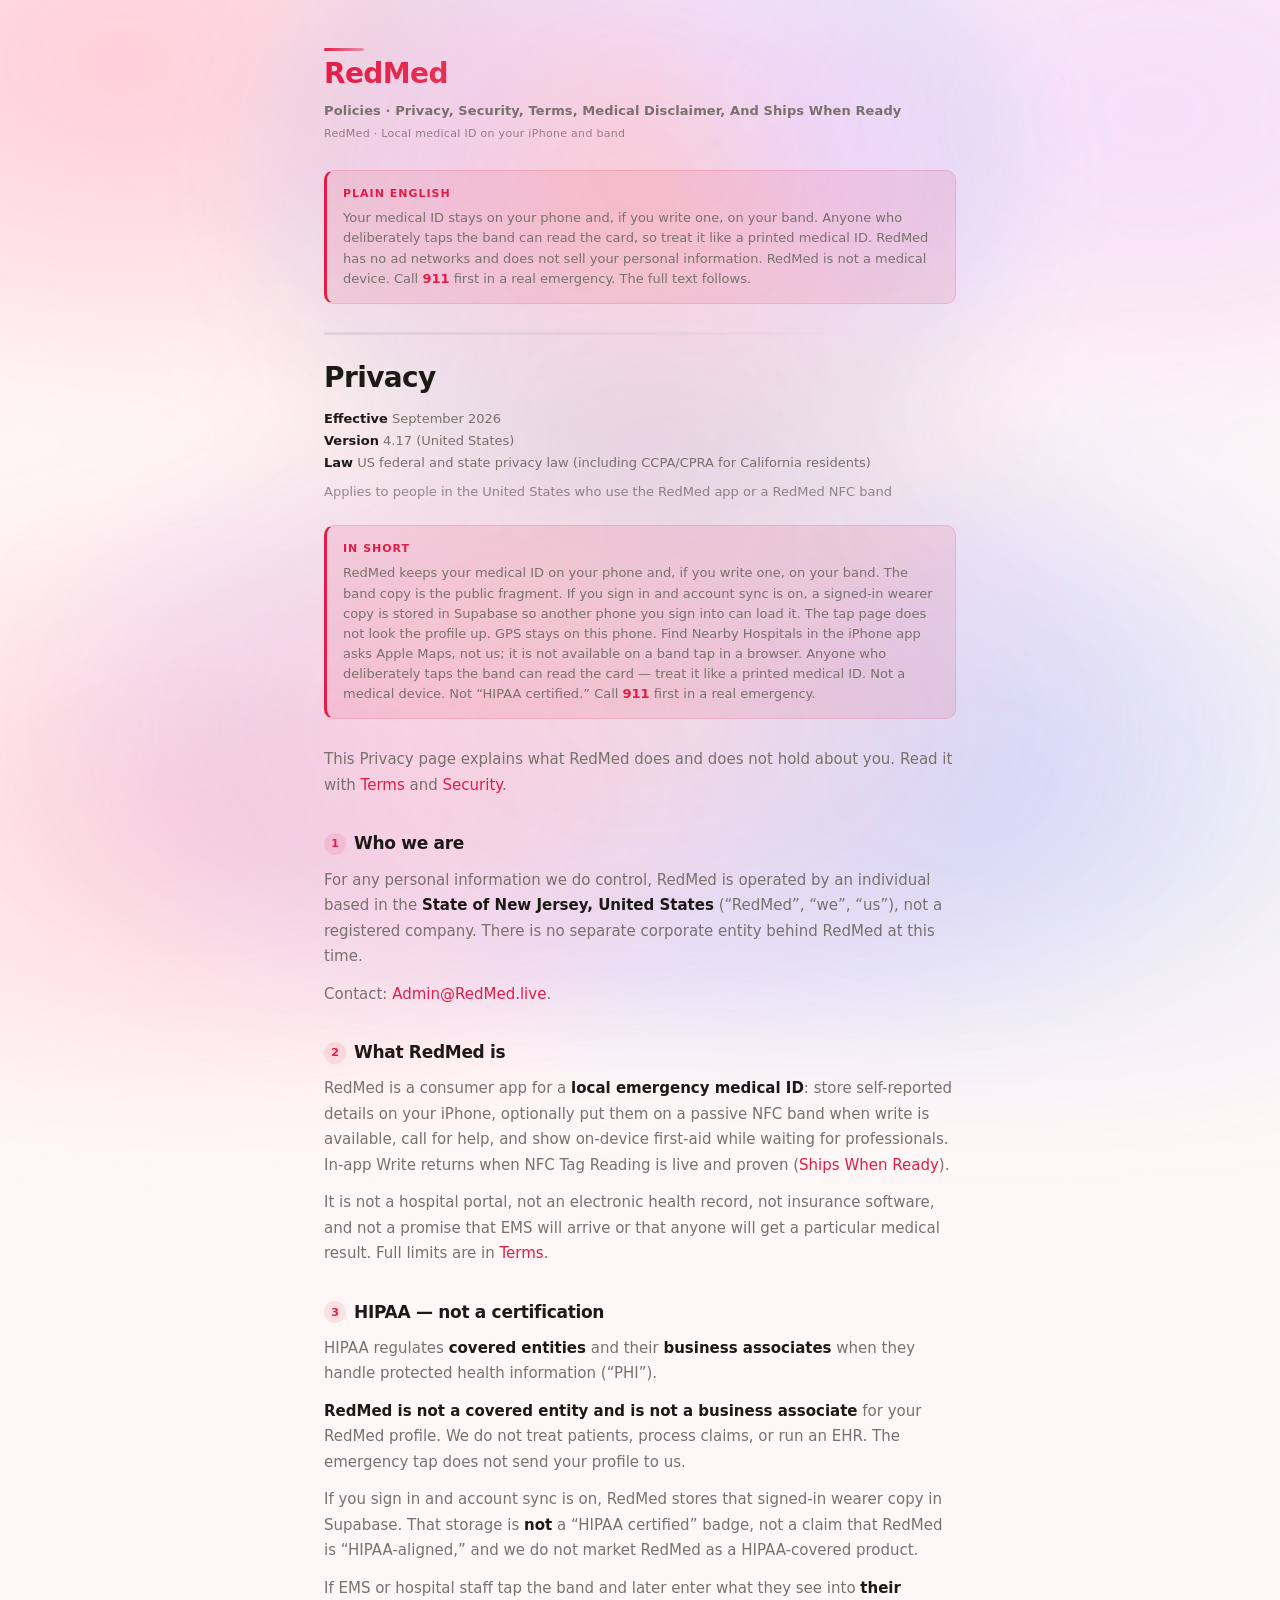
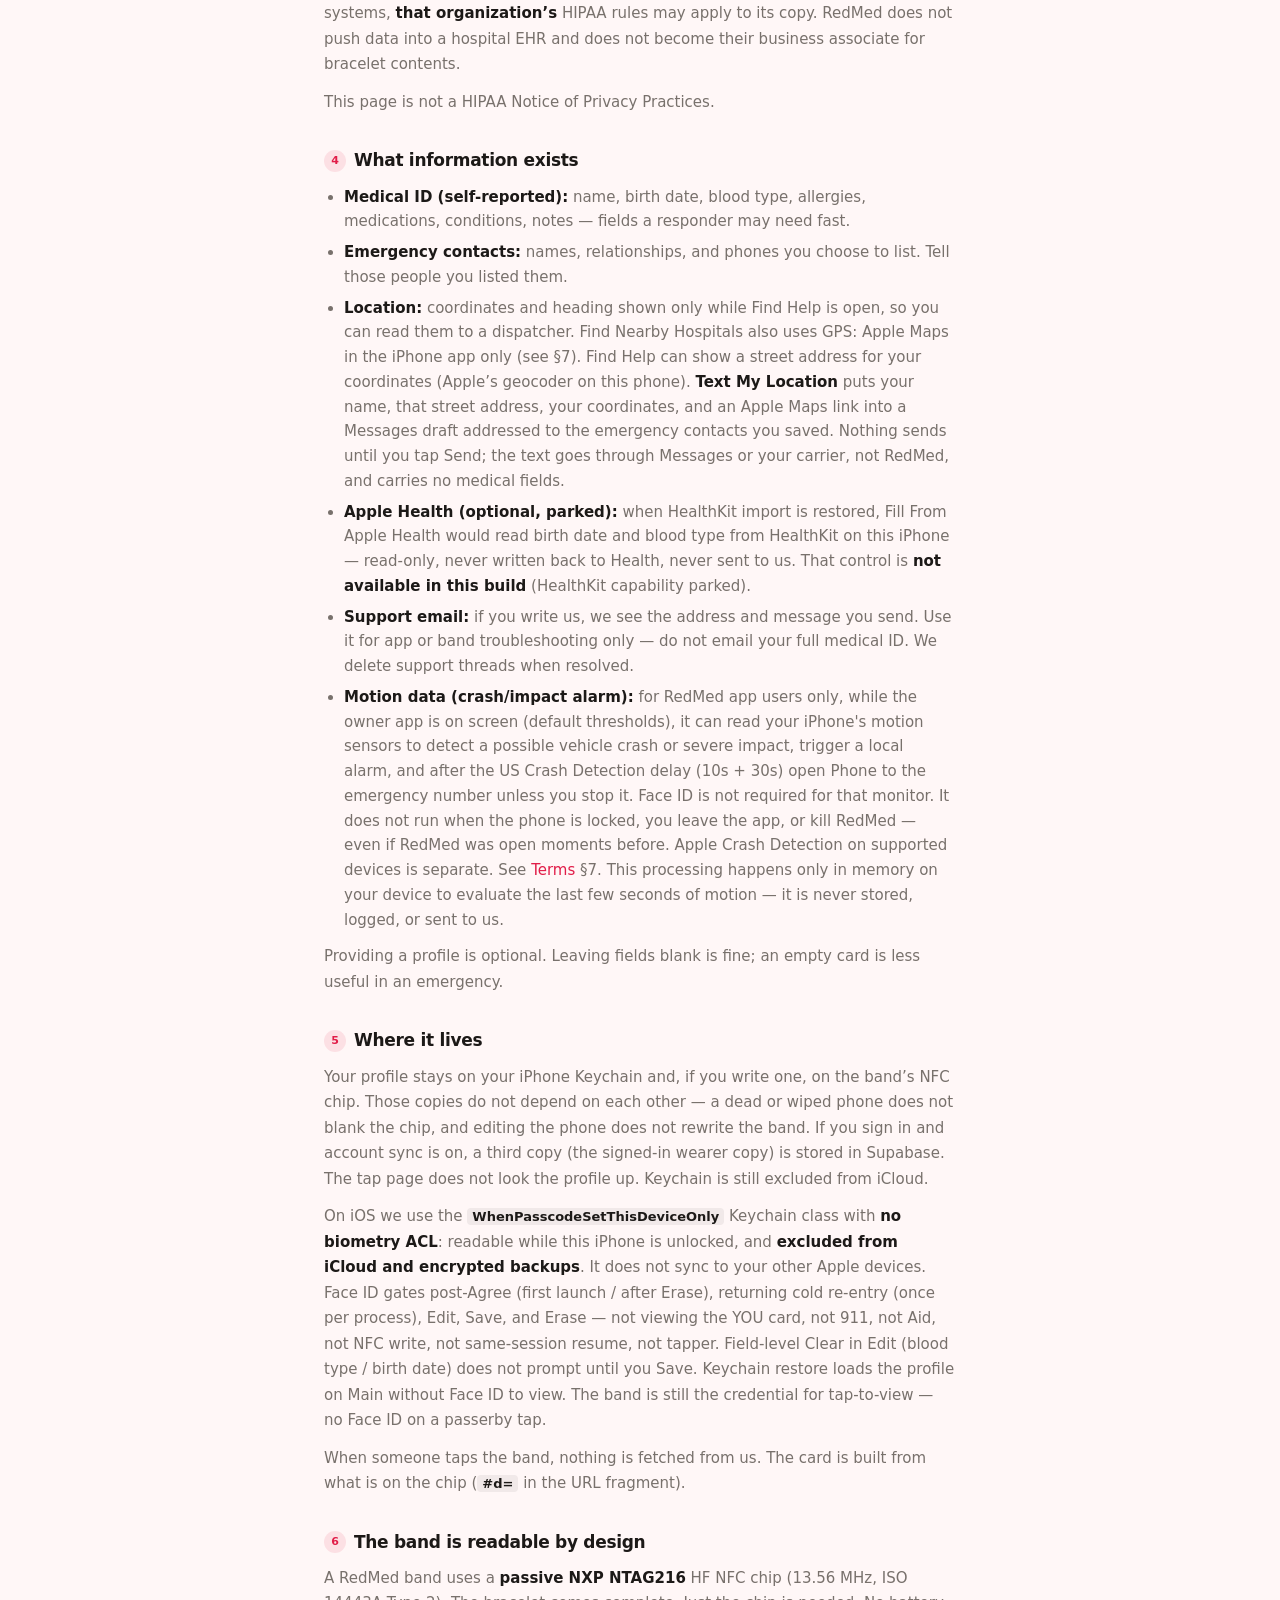
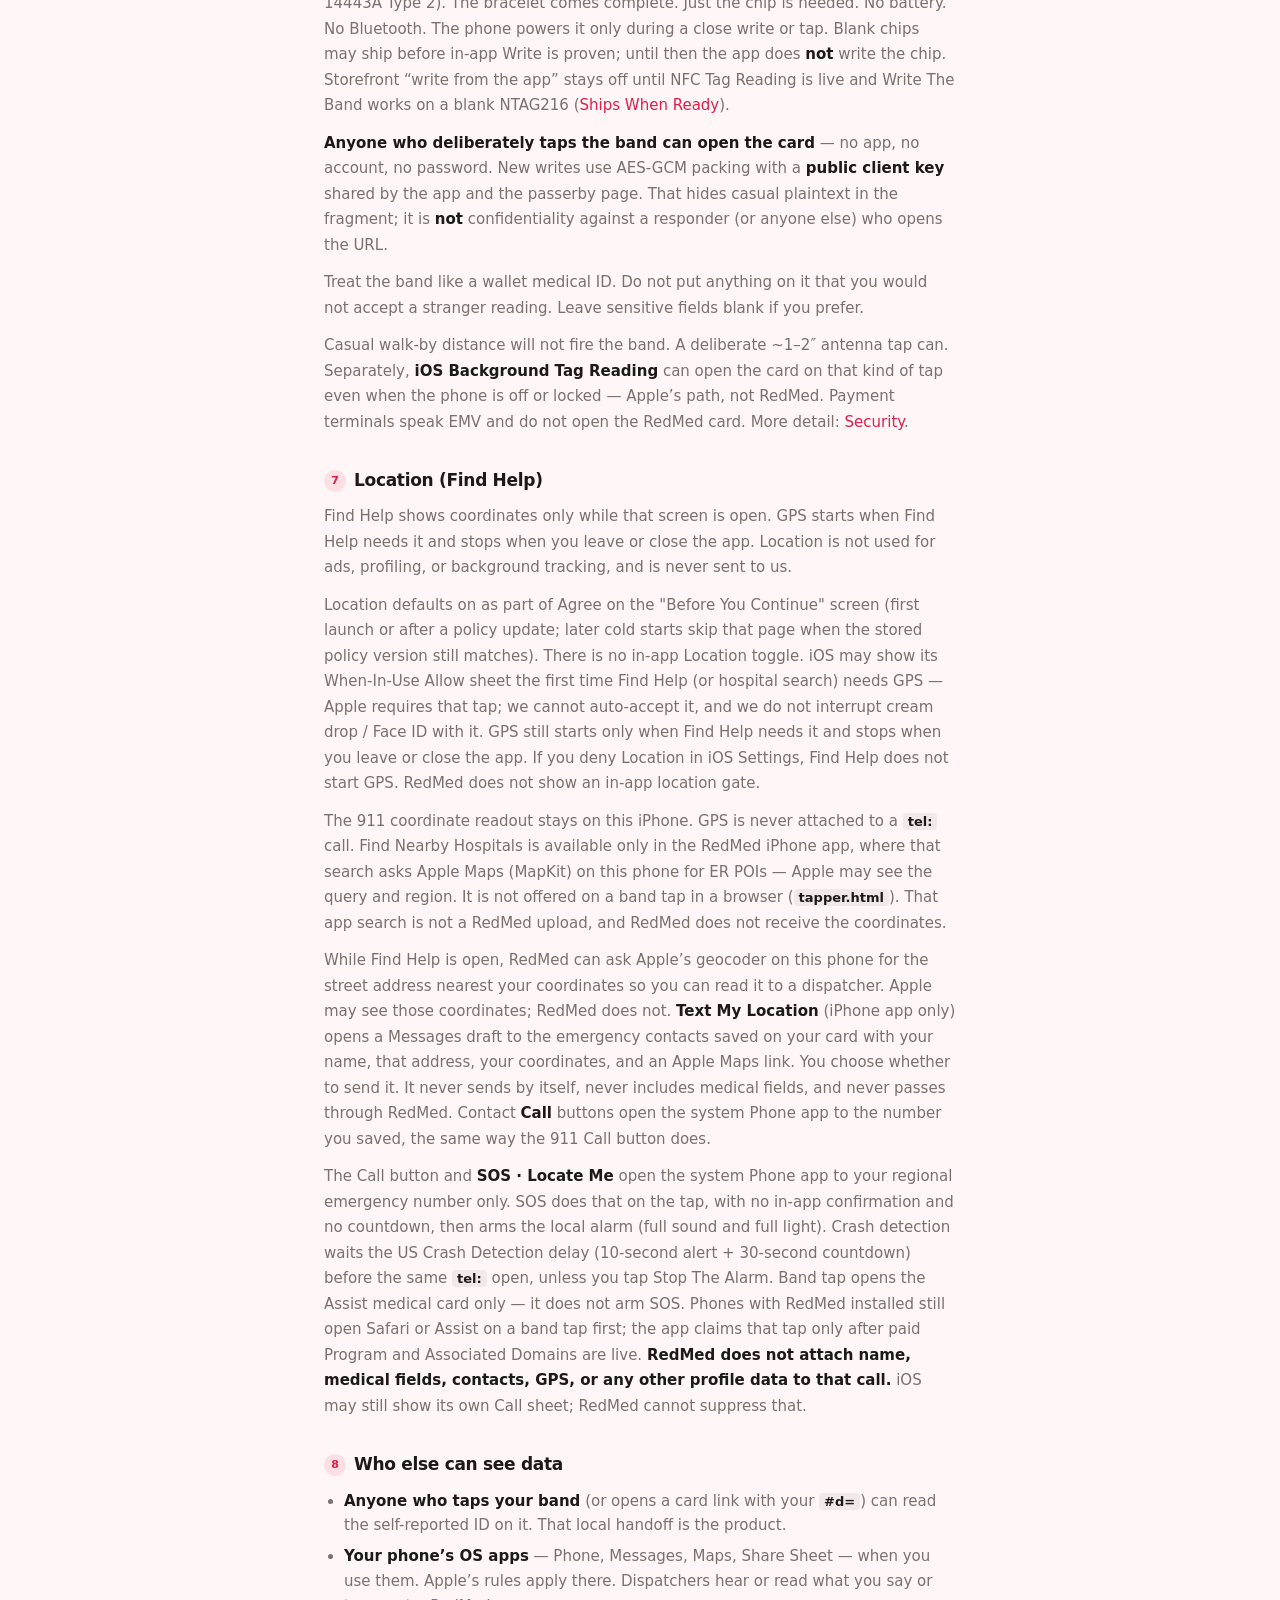
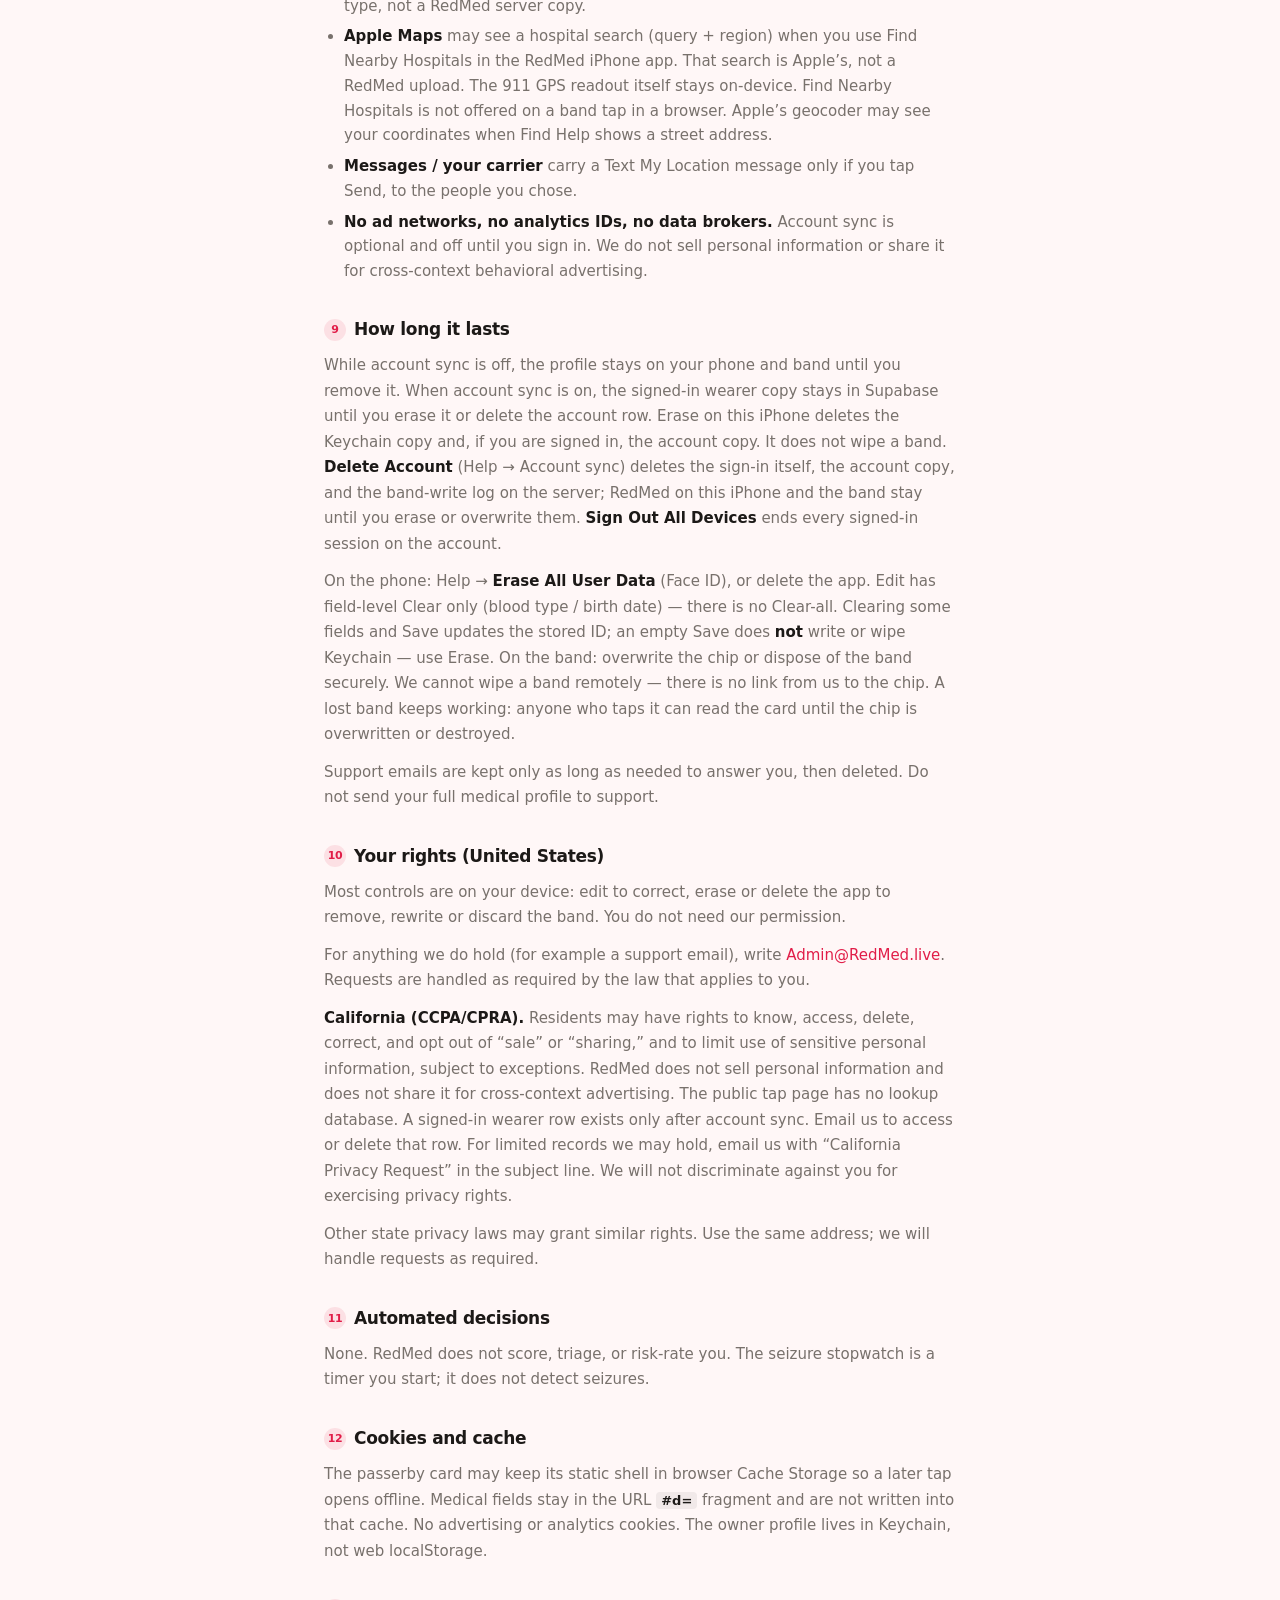
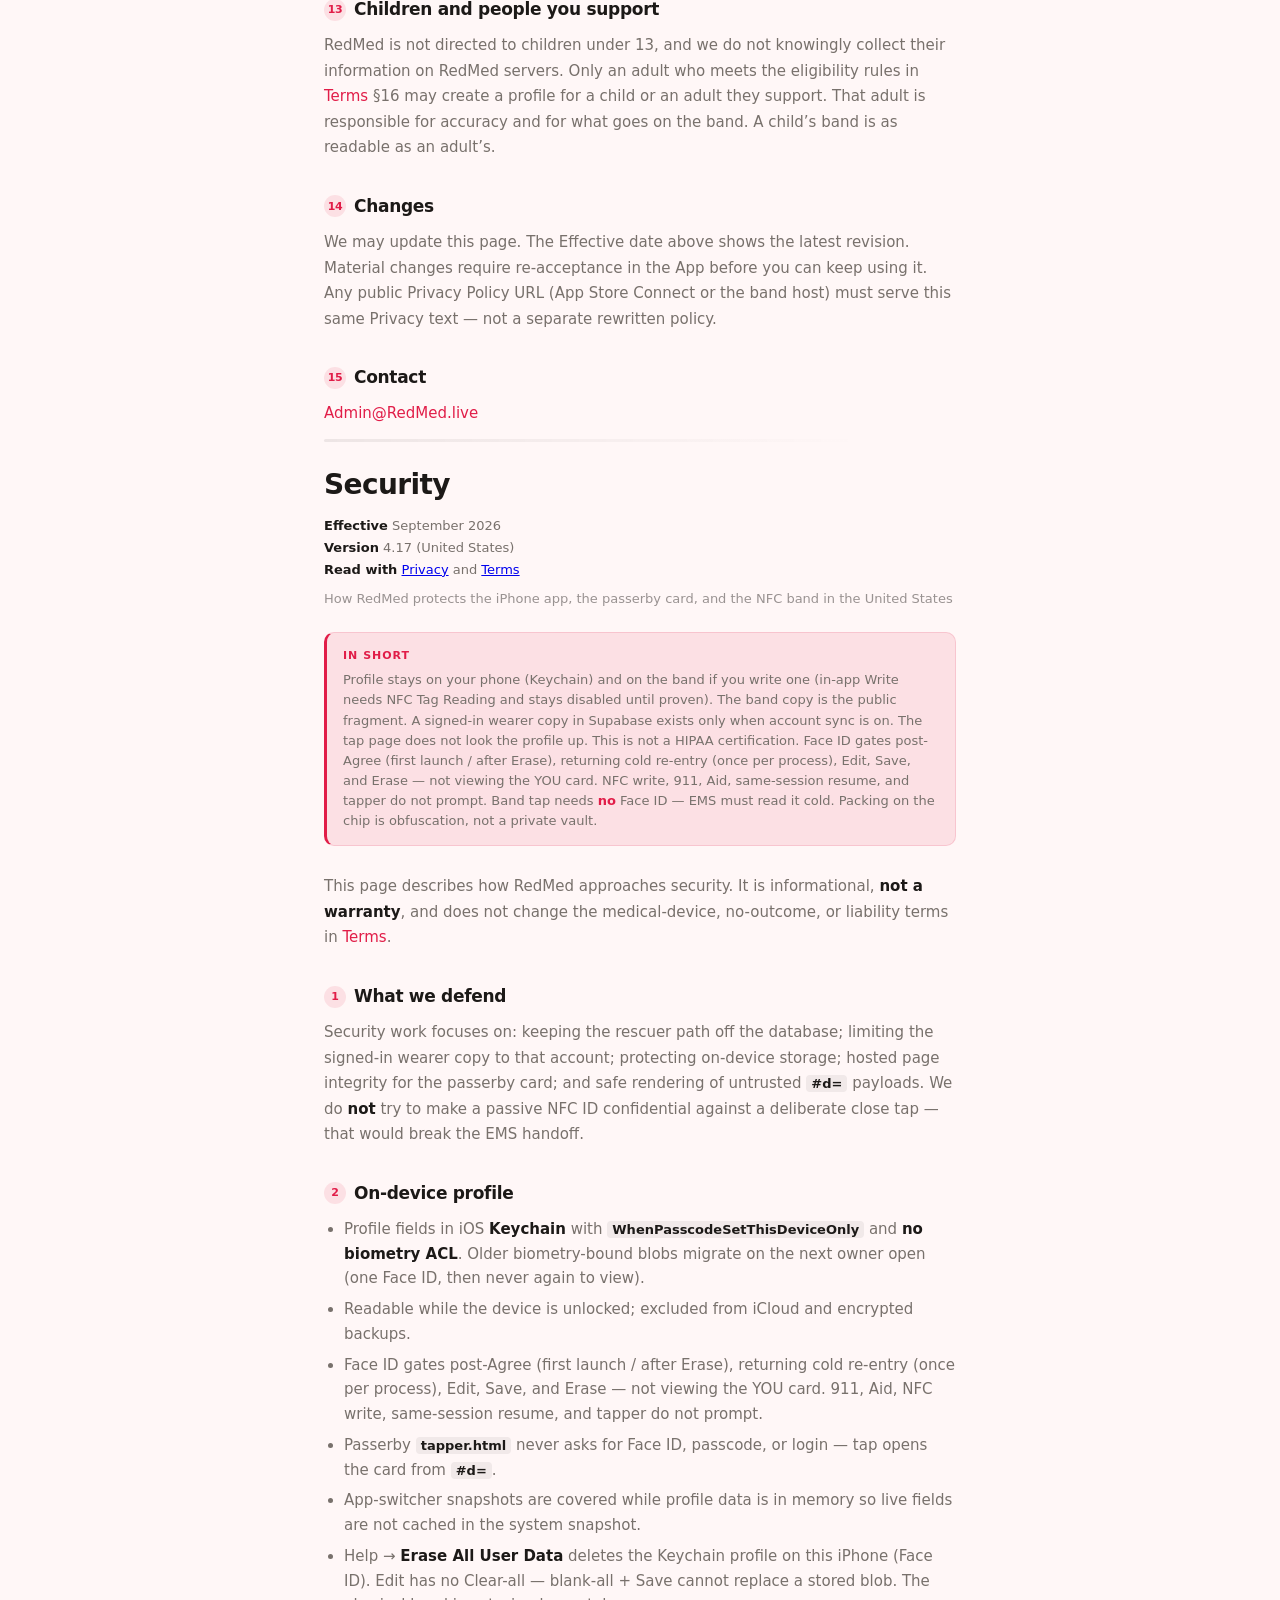
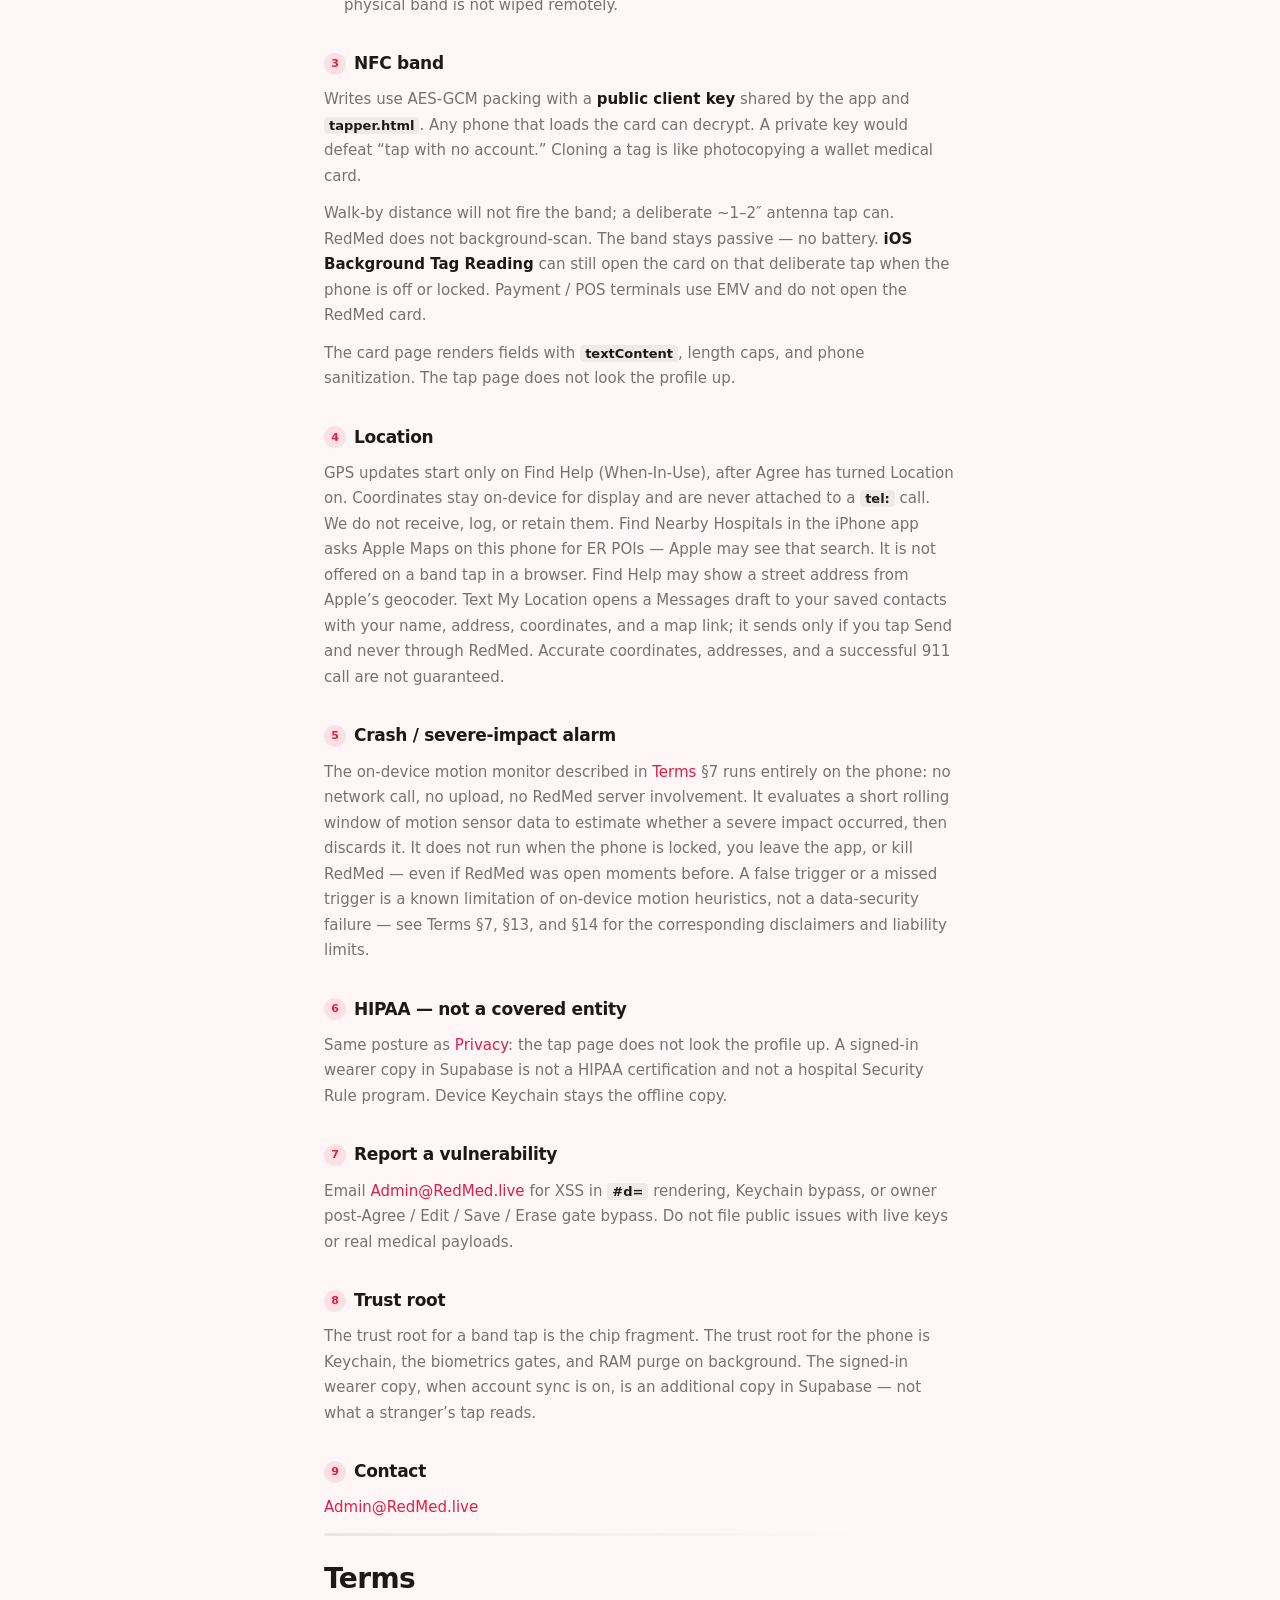
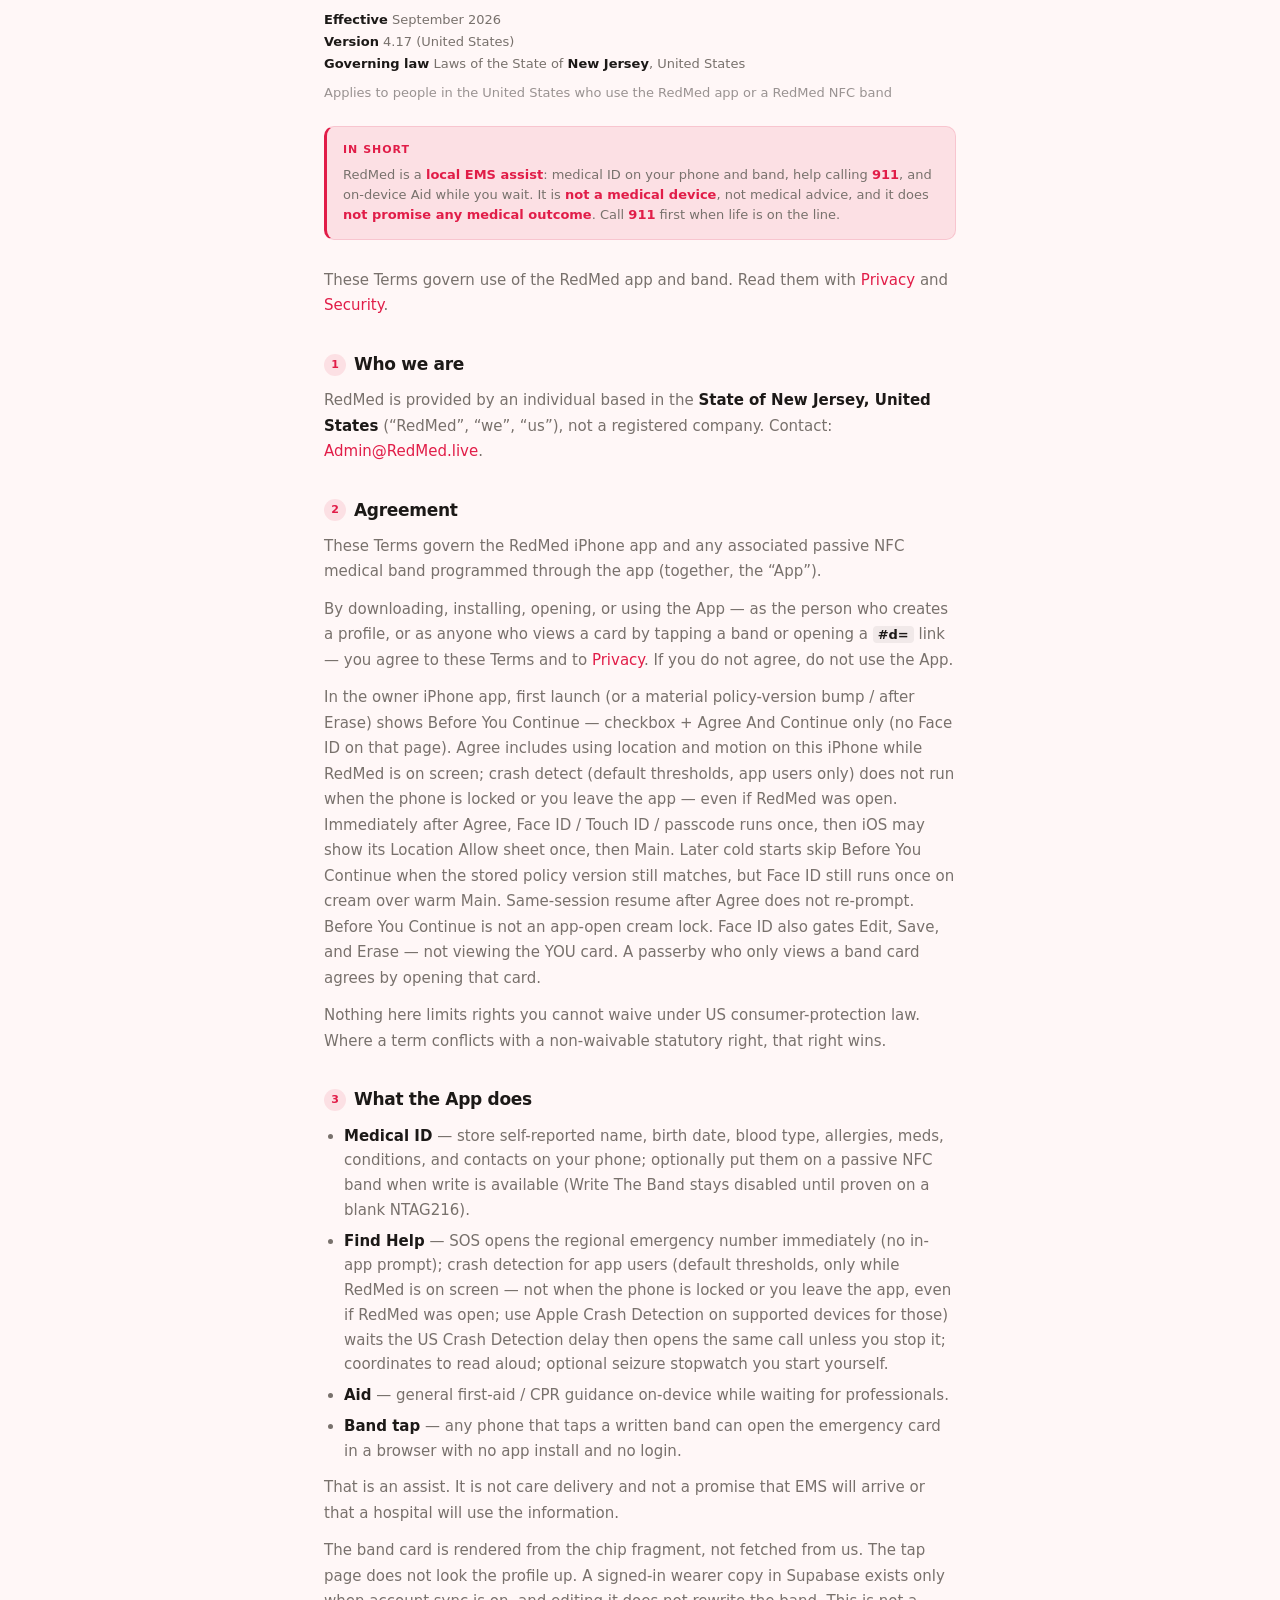
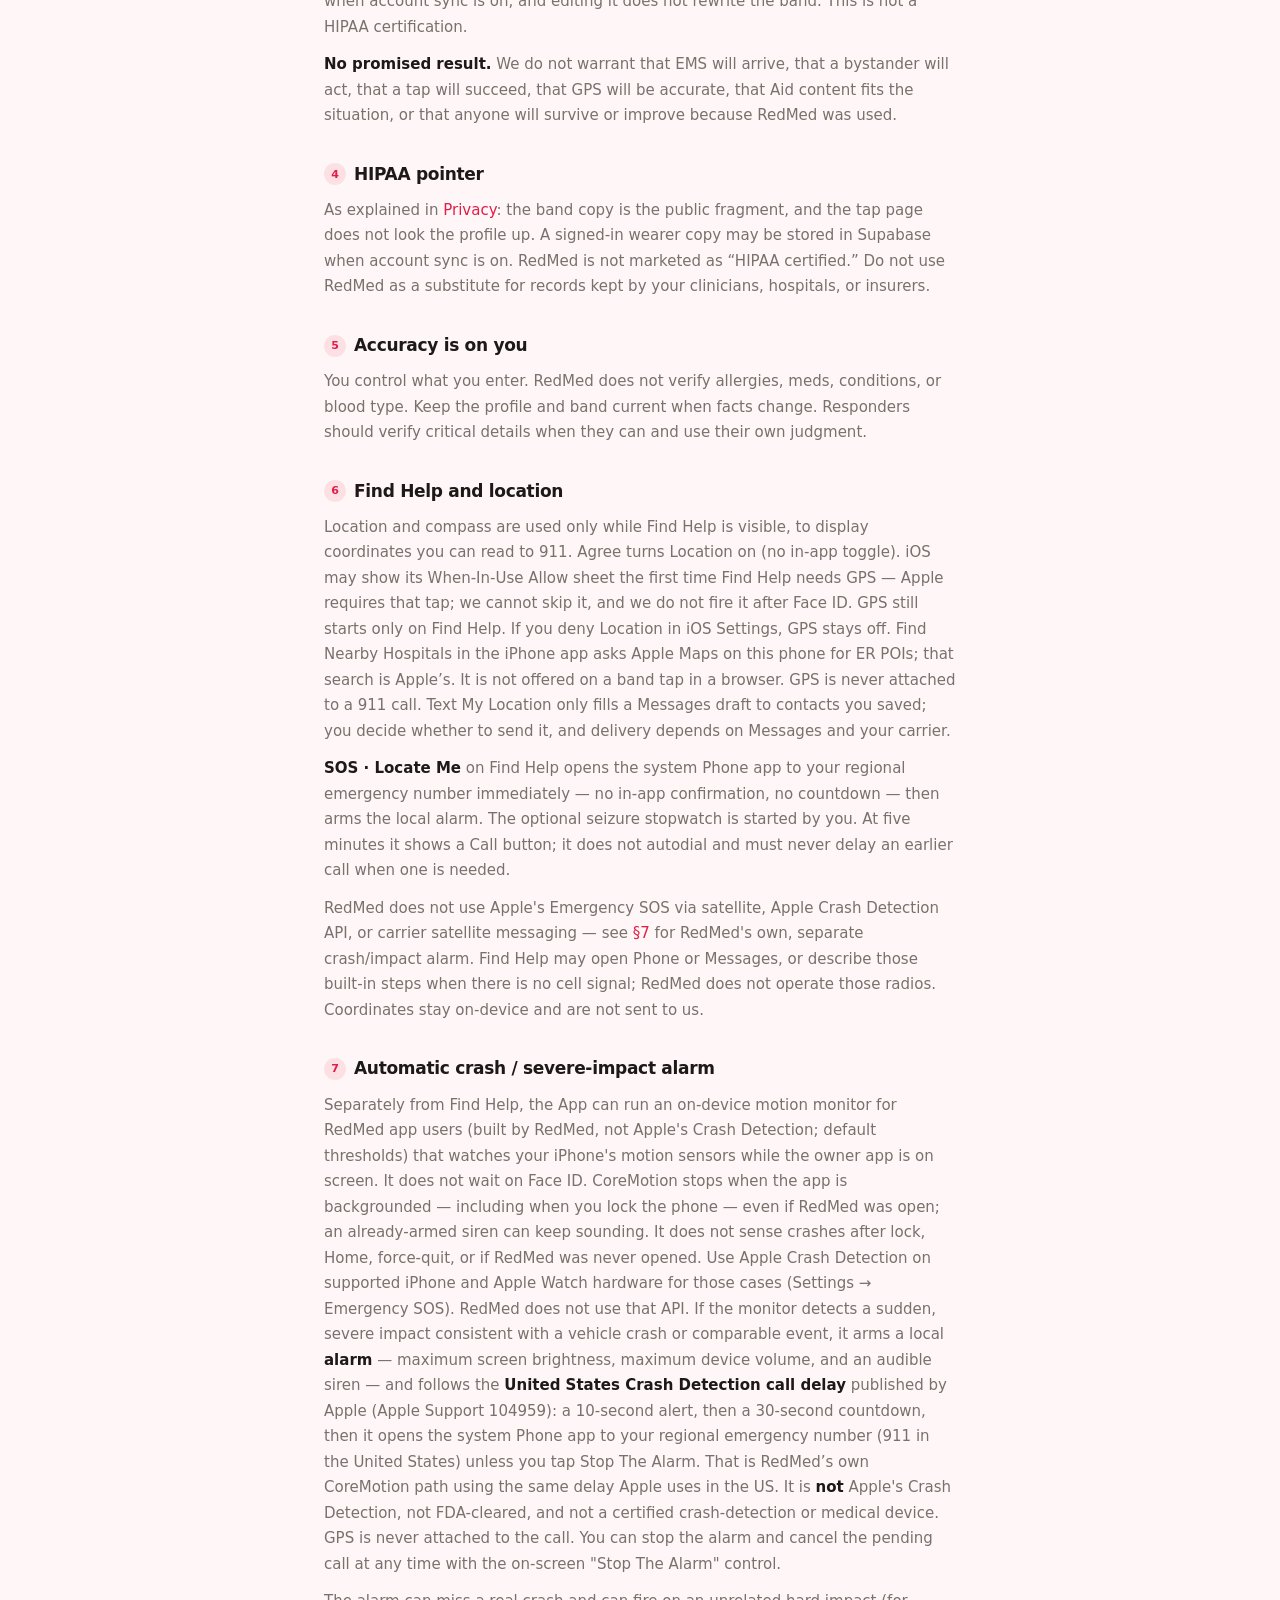
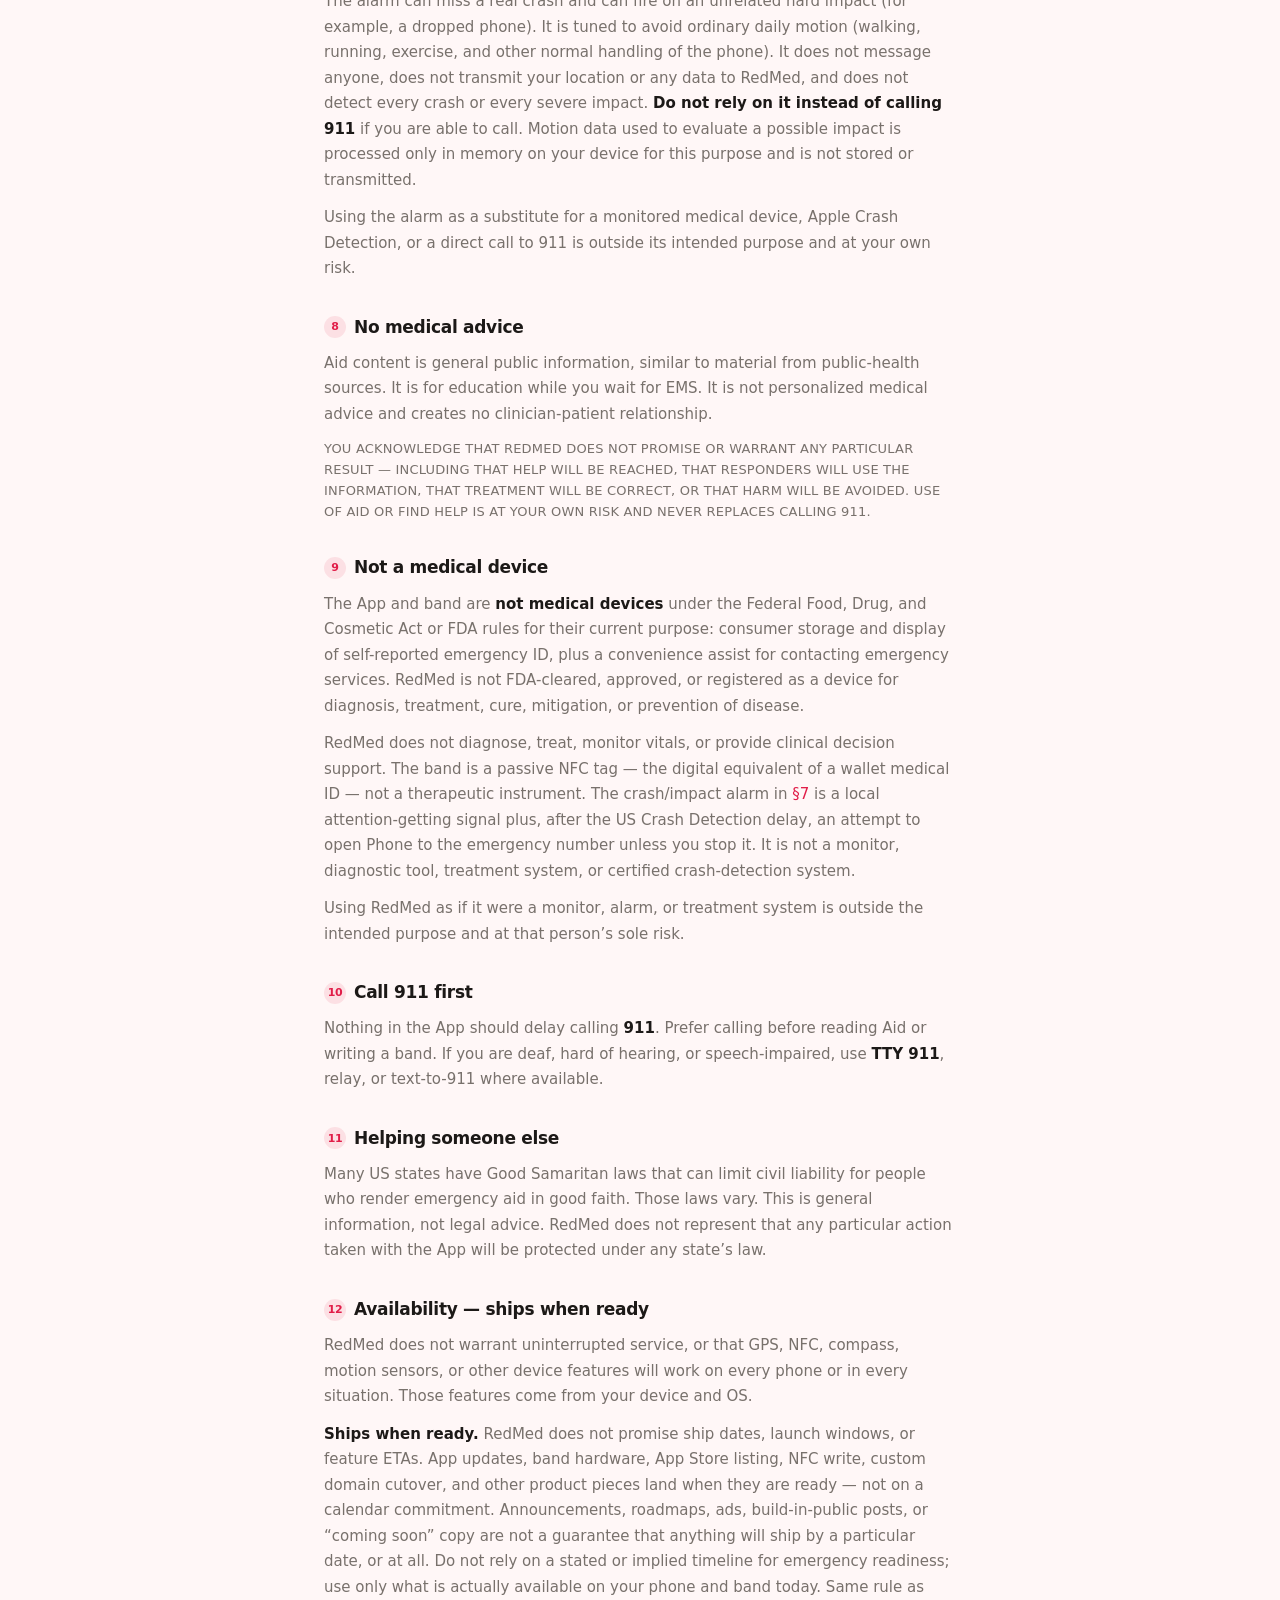
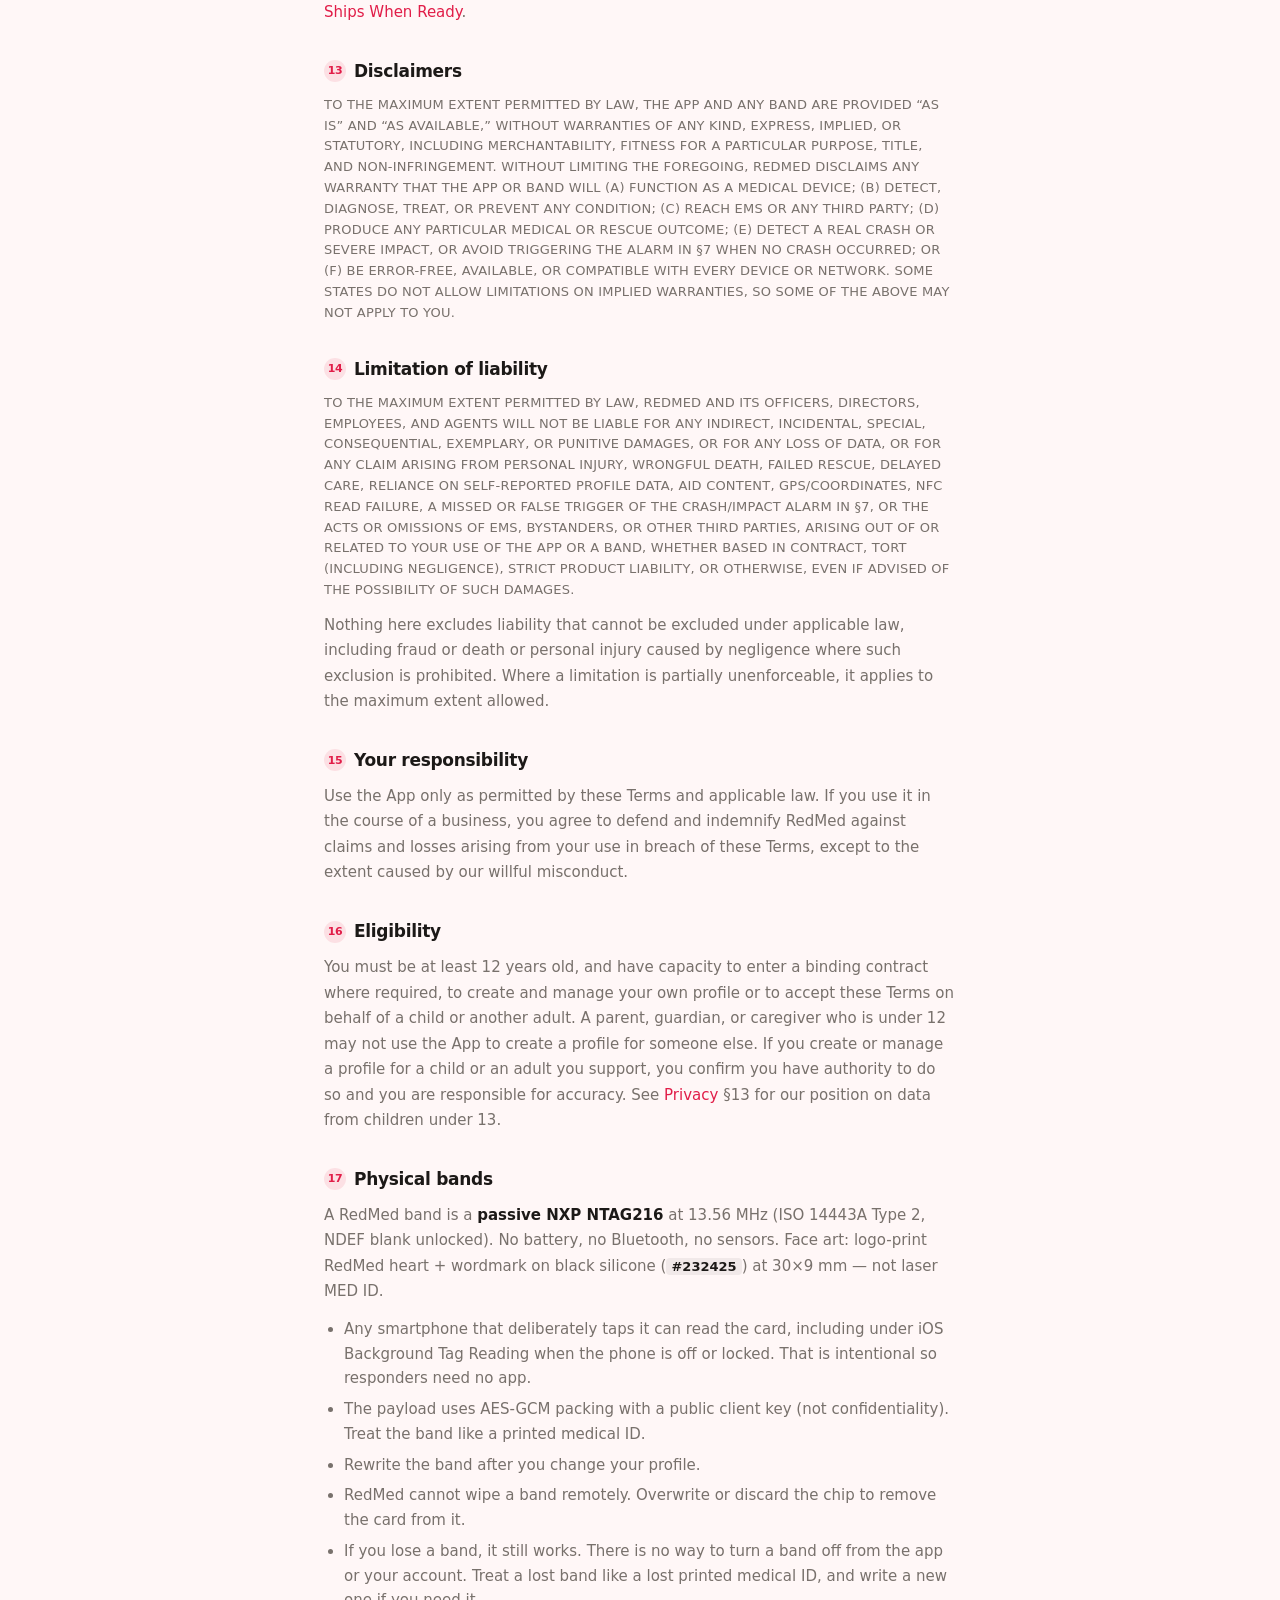
<file: Document/index.html>
<!doctype html>
<html lang="en-US">
<head>
<meta charset="UTF-8">
<meta name="viewport" content="width=device-width, initial-scale=1, maximum-scale=1, user-scalable=no, viewport-fit=cover">
<meta name="theme-color" content="#fff7f7">
<meta name="color-scheme" content="light">
<meta name="referrer" content="no-referrer">
<title>RedMed — Policies</title>
<style>html,body{background:#fff7f7!important;margin:0}</style>
<link rel="stylesheet" href="legal-doc.css">
</head>
<body class="legal-doc">
<a class="skip-link" href="#privacy">Skip To Content</a>
<div class="legal-sheet" id="top">
  <header class="legal-letterhead">
    <p class="legal-firm">RedMed</p>
    <p class="legal-tagline">Policies · Privacy, Security, Terms, Medical Disclaimer, And Ships When Ready</p>
    <p class="legal-entity">RedMed · Local medical ID on your iPhone and band</p>
  </header>

  <aside class="legal-notice legal-notice-plain">
    <strong>Plain English</strong>
    Your medical ID stays on your phone and, if you write one, on your band. Anyone who deliberately taps the band can read the card, so treat it like a printed medical ID. RedMed has no ad networks and does not sell your personal information. RedMed is not a medical device. Call <strong>911</strong> first in a real emergency. The full text follows.
  </aside>

  <aside class="legal-notice legal-notice-owner app-only">
    <strong>RedMed app</strong>
    Edit your profile, Aid, Find Help, and the NFC tab live in the RedMed iPhone app. In-app Write The Band needs NFC Tag Reading on the App ID; until it is proven on a blank NTAG216, Write The Band stays disabled.
    <a href="redmed://main">Open RedMed</a>
  </aside>


  <section id="privacy" class="legal-policy">
    <hr class="legal-rule-thin" aria-hidden="true">
      <h1 class="legal-doc-title">Privacy</h1>
    <p class="legal-meta">
      <strong>Effective</strong> September 2026<br>
      <strong>Version</strong> 4.17 (United States)<br>
      <strong>Law</strong> US federal and state privacy law (including CCPA/CPRA for California residents)
    </p>
    <p class="legal-parties">Applies to people in the United States who use the RedMed app or a RedMed NFC band</p>
    <div class="legal-notice">
      <strong>In short</strong>
      RedMed keeps your medical ID on your phone and, if you write one, on your band. The band copy is the public fragment. If you sign in and account sync is on, a signed-in wearer copy is stored in Supabase so another phone you sign into can load it. The tap page does not look the profile up. GPS stays on this phone. Find Nearby Hospitals in the iPhone app asks Apple Maps, not us; it is not available on a band tap in a browser. Anyone who deliberately taps the band can read the card — treat it like a printed medical ID. Not a medical device. Not “HIPAA certified.” Call <strong>911</strong> first in a real emergency.
    </div>
    <article class="legal-body">
      <p>This Privacy page explains what RedMed does and does not hold about you. Read it with <a href="#terms">Terms</a> and <a href="#security">Security</a>.</p>

    <h2><span class="sec-num">1</span> Who we are</h2>
    <p>For any personal information we do control, RedMed is operated by an individual based in the <strong>State of New Jersey, United States</strong> (“RedMed”, “we”, “us”), not a registered company. There is no separate corporate entity behind RedMed at this time.</p>
    <p>Contact: <a href="mailto:Admin@RedMed.live">Admin@RedMed.live</a>.</p>

    <h2><span class="sec-num">2</span> What RedMed is</h2>
    <p>RedMed is a consumer app for a <strong>local emergency medical ID</strong>: store self-reported details on your iPhone, optionally put them on a passive NFC band when write is available, call for help, and show on-device first-aid while waiting for professionals. In-app Write returns when NFC Tag Reading is live and proven (<a href="#ships-when-ready">Ships When Ready</a>).</p>
    <p>It is not a hospital portal, not an electronic health record, not insurance software, and not a promise that EMS will arrive or that anyone will get a particular medical result. Full limits are in <a href="#terms">Terms</a>.</p>

    <h2><span class="sec-num">3</span> HIPAA — not a certification</h2>
    <p>HIPAA regulates <strong>covered entities</strong> and their <strong>business associates</strong> when they handle protected health information (“PHI”).</p>
    <p><strong>RedMed is not a covered entity and is not a business associate</strong> for your RedMed profile. We do not treat patients, process claims, or run an EHR. The emergency tap does not send your profile to us.</p>
    <p>If you sign in and account sync is on, RedMed stores that signed-in wearer copy in Supabase. That storage is <strong>not</strong> a “HIPAA certified” badge, not a claim that RedMed is “HIPAA-aligned,” and we do not market RedMed as a HIPAA-covered product.</p>
    <p>If EMS or hospital staff tap the band and later enter what they see into <strong>their</strong> systems, <strong>that organization’s</strong> HIPAA rules may apply to its copy. RedMed does not push data into a hospital EHR and does not become their business associate for bracelet contents.</p>
    <p>This page is not a HIPAA Notice of Privacy Practices.</p>

    <h2><span class="sec-num">4</span> What information exists</h2>
    <ul>
      <li><strong>Medical ID (self-reported):</strong> name, birth date, blood type, allergies, medications, conditions, notes — fields a responder may need fast.</li>
      <li><strong>Emergency contacts:</strong> names, relationships, and phones you choose to list. Tell those people you listed them.</li>
      <li><strong>Location:</strong> coordinates and heading shown only while Find Help is open, so you can read them to a dispatcher. Find Nearby Hospitals also uses GPS: Apple Maps in the iPhone app only (see §7). Find Help can show a street address for your coordinates (Apple’s geocoder on this phone). <strong>Text My Location</strong> puts your name, that street address, your coordinates, and an Apple Maps link into a Messages draft addressed to the emergency contacts you saved. Nothing sends until you tap Send; the text goes through Messages or your carrier, not RedMed, and carries no medical fields.</li>
      <li><strong>Apple Health (optional, parked):</strong> when HealthKit import is restored, Fill From Apple Health would read birth date and blood type from HealthKit on this iPhone — read-only, never written back to Health, never sent to us. That control is <strong>not available in this build</strong> (HealthKit capability parked).</li>
      <li><strong>Support email:</strong> if you write us, we see the address and message you send. Use it for app or band troubleshooting only — do not email your full medical ID. We delete support threads when resolved.</li>
      <li><strong>Motion data (crash/impact alarm):</strong> for RedMed app users only, while the owner app is on screen (default thresholds), it can read your iPhone's motion sensors to detect a possible vehicle crash or severe impact, trigger a local alarm, and after the US Crash Detection delay (10s + 30s) open Phone to the emergency number unless you stop it. Face ID is not required for that monitor. It does not run when the phone is locked, you leave the app, or kill RedMed — even if RedMed was open moments before. Apple Crash Detection on supported devices is separate. See <a href="#terms">Terms</a> §7. This processing happens only in memory on your device to evaluate the last few seconds of motion — it is never stored, logged, or sent to us.</li>
    </ul>
    <p>Providing a profile is optional. Leaving fields blank is fine; an empty card is less useful in an emergency.</p>

    <h2><span class="sec-num">5</span> Where it lives</h2>
    <p>Your profile stays on your iPhone Keychain and, if you write one, on the band’s NFC chip. Those copies do not depend on each other — a dead or wiped phone does not blank the chip, and editing the phone does not rewrite the band. If you sign in and account sync is on, a third copy (the signed-in wearer copy) is stored in Supabase. The tap page does not look the profile up. Keychain is still excluded from iCloud.</p>
    <p>On iOS we use the <code>WhenPasscodeSetThisDeviceOnly</code> Keychain class with <strong>no biometry ACL</strong>: readable while this iPhone is unlocked, and <strong>excluded from iCloud and encrypted backups</strong>. It does not sync to your other Apple devices. Face ID gates post-Agree (first launch / after Erase), returning cold re-entry (once per process), Edit, Save, and Erase — not viewing the YOU card, not 911, not Aid, not NFC write, not same-session resume, not tapper. Field-level Clear in Edit (blood type / birth date) does not prompt until you Save. Keychain restore loads the profile on Main without Face ID to view. The band is still the credential for tap-to-view — no Face ID on a passerby tap.</p>
    <p>When someone taps the band, nothing is fetched from us. The card is built from what is on the chip (<code>#d=</code> in the URL fragment).</p>

    <h2><span class="sec-num">6</span> The band is readable by design</h2>
    <p>A RedMed band uses a <strong>passive NXP NTAG216</strong> HF NFC chip (13.56 MHz, ISO 14443A Type 2). The bracelet comes complete. Just the chip is needed. No battery. No Bluetooth. The phone powers it only during a close write or tap. Blank chips may ship before in-app Write is proven; until then the app does <strong>not</strong> write the chip. Storefront “write from the app” stays off until NFC Tag Reading is live and Write The Band works on a blank NTAG216 (<a href="#ships-when-ready">Ships When Ready</a>).</p>
    <p><strong>Anyone who deliberately taps the band can open the card</strong> — no app, no account, no password. New writes use AES-GCM packing with a <strong>public client key</strong> shared by the app and the passerby page. That hides casual plaintext in the fragment; it is <strong>not</strong> confidentiality against a responder (or anyone else) who opens the URL.</p>
    <p>Treat the band like a wallet medical ID. Do not put anything on it that you would not accept a stranger reading. Leave sensitive fields blank if you prefer.</p>
    <p>Casual walk-by distance will not fire the band. A deliberate ~1–2″ antenna tap can. Separately, <strong>iOS Background Tag Reading</strong> can open the card on that kind of tap even when the phone is off or locked — Apple’s path, not RedMed. Payment terminals speak EMV and do not open the RedMed card. More detail: <a href="#security">Security</a>.</p>

    <h2><span class="sec-num">7</span> Location (Find Help)</h2>
    <p>Find Help shows coordinates only while that screen is open. GPS starts when Find Help needs it and stops when you leave or close the app. Location is not used for ads, profiling, or background tracking, and is never sent to us.</p>
    <p>Location defaults on as part of Agree on the "Before You Continue" screen (first launch or after a policy update; later cold starts skip that page when the stored policy version still matches). There is no in-app Location toggle. iOS may show its When-In-Use Allow sheet the first time Find Help (or hospital search) needs GPS — Apple requires that tap; we cannot auto-accept it, and we do not interrupt cream drop / Face ID with it. GPS still starts only when Find Help needs it and stops when you leave or close the app. If you deny Location in iOS Settings, Find Help does not start GPS. RedMed does not show an in-app location gate.</p>
    <p>The 911 coordinate readout stays on this iPhone. GPS is never attached to a <code>tel:</code> call. Find Nearby Hospitals is available only in the RedMed iPhone app, where that search asks Apple Maps (MapKit) on this phone for ER POIs — Apple may see the query and region. It is not offered on a band tap in a browser (<code>tapper.html</code>). That app search is not a RedMed upload, and RedMed does not receive the coordinates.</p>
    <p>While Find Help is open, RedMed can ask Apple’s geocoder on this phone for the street address nearest your coordinates so you can read it to a dispatcher. Apple may see those coordinates; RedMed does not. <strong>Text My Location</strong> (iPhone app only) opens a Messages draft to the emergency contacts saved on your card with your name, that address, your coordinates, and an Apple Maps link. You choose whether to send it. It never sends by itself, never includes medical fields, and never passes through RedMed. Contact <strong>Call</strong> buttons open the system Phone app to the number you saved, the same way the 911 Call button does.</p>
    <p>The Call button and <strong>SOS · Locate Me</strong> open the system Phone app to your regional emergency number only. SOS does that on the tap, with no in-app confirmation and no countdown, then arms the local alarm (full sound and full light). Crash detection waits the US Crash Detection delay (10-second alert + 30-second countdown) before the same <code>tel:</code> open, unless you tap Stop The Alarm. Band tap opens the Assist medical card only — it does not arm SOS. Phones with RedMed installed still open Safari or Assist on a band tap first; the app claims that tap only after paid Program and Associated Domains are live. <strong>RedMed does not attach name, medical fields, contacts, GPS, or any other profile data to that call.</strong> iOS may still show its own Call sheet; RedMed cannot suppress that.</p>

    <h2><span class="sec-num">8</span> Who else can see data</h2>
    <ul>
      <li><strong>Anyone who taps your band</strong> (or opens a card link with your <code>#d=</code>) can read the self-reported ID on it. That local handoff is the product.</li>
      <li><strong>Your phone’s OS apps</strong> — Phone, Messages, Maps, Share Sheet — when you use them. Apple’s rules apply there. Dispatchers hear or read what you say or type, not a RedMed server copy.</li>
      <li><strong>Apple Maps</strong> may see a hospital search (query + region) when you use Find Nearby Hospitals in the RedMed iPhone app. That search is Apple’s, not a RedMed upload. The 911 GPS readout itself stays on-device. Find Nearby Hospitals is not offered on a band tap in a browser. Apple’s geocoder may see your coordinates when Find Help shows a street address.</li>
      <li><strong>Messages / your carrier</strong> carry a Text My Location message only if you tap Send, to the people you chose.</li>
      <li><strong>No ad networks, no analytics IDs, no data brokers.</strong> Account sync is optional and off until you sign in. We do not sell personal information or share it for cross-context behavioral advertising.</li>
    </ul>

    <h2><span class="sec-num">9</span> How long it lasts</h2>
    <p>While account sync is off, the profile stays on your phone and band until you remove it. When account sync is on, the signed-in wearer copy stays in Supabase until you erase it or delete the account row. Erase on this iPhone deletes the Keychain copy and, if you are signed in, the account copy. It does not wipe a band. <strong>Delete Account</strong> (Help → Account sync) deletes the sign-in itself, the account copy, and the band-write log on the server; RedMed on this iPhone and the band stay until you erase or overwrite them. <strong>Sign Out All Devices</strong> ends every signed-in session on the account.</p>
    <p>On the phone: Help → <strong>Erase All User Data</strong> (Face ID), or delete the app. Edit has field-level Clear only (blood type / birth date) — there is no Clear-all. Clearing some fields and Save updates the stored ID; an empty Save does <strong>not</strong> write or wipe Keychain — use Erase. On the band: overwrite the chip or dispose of the band securely. We cannot wipe a band remotely — there is no link from us to the chip. A lost band keeps working: anyone who taps it can read the card until the chip is overwritten or destroyed.</p>
    <p>Support emails are kept only as long as needed to answer you, then deleted. Do not send your full medical profile to support.</p>

    <h2><span class="sec-num">10</span> Your rights (United States)</h2>
    <p>Most controls are on your device: edit to correct, erase or delete the app to remove, rewrite or discard the band. You do not need our permission.</p>
    <p>For anything we do hold (for example a support email), write <a href="mailto:Admin@RedMed.live">Admin@RedMed.live</a>. Requests are handled as required by the law that applies to you.</p>
    <p><strong>California (CCPA/CPRA).</strong> Residents may have rights to know, access, delete, correct, and opt out of “sale” or “sharing,” and to limit use of sensitive personal information, subject to exceptions. RedMed does not sell personal information and does not share it for cross-context advertising. The public tap page has no lookup database. A signed-in wearer row exists only after account sync. Email us to access or delete that row. For limited records we may hold, email us with “California Privacy Request” in the subject line. We will not discriminate against you for exercising privacy rights.</p>
    <p>Other state privacy laws may grant similar rights. Use the same address; we will handle requests as required.</p>

    <h2><span class="sec-num">11</span> Automated decisions</h2>
    <p>None. RedMed does not score, triage, or risk-rate you. The seizure stopwatch is a timer you start; it does not detect seizures.</p>

    <h2><span class="sec-num">12</span> Cookies and cache</h2>
    <p>The passerby card may keep its static shell in browser Cache Storage so a later tap opens offline. Medical fields stay in the URL <code>#d=</code> fragment and are not written into that cache. No advertising or analytics cookies. The owner profile lives in Keychain, not web localStorage.</p>

    <h2><span class="sec-num">13</span> Children and people you support</h2>
    <p>RedMed is not directed to children under 13, and we do not knowingly collect their information on RedMed servers. Only an adult who meets the eligibility rules in <a href="#terms">Terms</a> §16 may create a profile for a child or an adult they support. That adult is responsible for accuracy and for what goes on the band. A child’s band is as readable as an adult’s.</p>

    <h2><span class="sec-num">14</span> Changes</h2>
    <p>We may update this page. The Effective date above shows the latest revision. Material changes require re-acceptance in the App before you can keep using it. Any public Privacy Policy URL (App Store Connect or the band host) must serve this same Privacy text — not a separate rewritten policy.</p>

    <h2><span class="sec-num">15</span> Contact</h2>
    <p><a href="mailto:Admin@RedMed.live">Admin@RedMed.live</a></p>
    </article>
  </section>

  <section id="security" class="legal-policy">
    <hr class="legal-rule-thin" aria-hidden="true">
      <h1 class="legal-doc-title">Security</h1>
    <p class="legal-meta">
      <strong>Effective</strong> September 2026<br>
      <strong>Version</strong> 4.17 (United States)<br>
      <strong>Read with</strong> <a href="#privacy">Privacy</a> and <a href="#terms">Terms</a>
    </p>
    <p class="legal-parties">How RedMed protects the iPhone app, the passerby card, and the NFC band in the United States</p>
    <div class="legal-notice">
      <strong>In short</strong>
      Profile stays on your phone (Keychain) and on the band if you write one (in-app Write needs NFC Tag Reading and stays disabled until proven). The band copy is the public fragment. A signed-in wearer copy in Supabase exists only when account sync is on. The tap page does not look the profile up. This is not a HIPAA certification. Face ID gates post-Agree (first launch / after Erase), returning cold re-entry (once per process), Edit, Save, and Erase — not viewing the YOU card. NFC write, 911, Aid, same-session resume, and tapper do not prompt. Band tap needs <strong>no</strong> Face ID — EMS must read it cold. Packing on the chip is obfuscation, not a private vault.
    </div>
    <article class="legal-body">
      <p>This page describes how RedMed approaches security. It is informational, <strong>not a warranty</strong>, and does not change the medical-device, no-outcome, or liability terms in <a href="#terms">Terms</a>.</p>

    <h2><span class="sec-num">1</span> What we defend</h2>
    <p>Security work focuses on: keeping the rescuer path off the database; limiting the signed-in wearer copy to that account; protecting on-device storage; hosted page integrity for the passerby card; and safe rendering of untrusted <code>#d=</code> payloads. We do <strong>not</strong> try to make a passive NFC ID confidential against a deliberate close tap — that would break the EMS handoff.</p>

    <h2><span class="sec-num">2</span> On-device profile</h2>
    <ul>
      <li>Profile fields in iOS <strong>Keychain</strong> with <code>WhenPasscodeSetThisDeviceOnly</code> and <strong>no biometry ACL</strong>. Older biometry-bound blobs migrate on the next owner open (one Face ID, then never again to view).</li>
      <li>Readable while the device is unlocked; excluded from iCloud and encrypted backups.</li>
      <li>Face ID gates post-Agree (first launch / after Erase), returning cold re-entry (once per process), Edit, Save, and Erase — not viewing the YOU card. 911, Aid, NFC write, same-session resume, and tapper do not prompt.</li>
      <li>Passerby <code>tapper.html</code> never asks for Face ID, passcode, or login — tap opens the card from <code>#d=</code>.</li>
      <li>App-switcher snapshots are covered while profile data is in memory so live fields are not cached in the system snapshot.</li>
      <li>Help → <strong>Erase All User Data</strong> deletes the Keychain profile on this iPhone (Face ID). Edit has no Clear-all — blank-all + Save cannot replace a stored blob. The physical band is not wiped remotely.</li>
    </ul>

    <h2><span class="sec-num">3</span> NFC band</h2>
    <p>Writes use AES-GCM packing with a <strong>public client key</strong> shared by the app and <code>tapper.html</code>. Any phone that loads the card can decrypt. A private key would defeat “tap with no account.” Cloning a tag is like photocopying a wallet medical card.</p>
    <p>Walk-by distance will not fire the band; a deliberate ~1–2″ antenna tap can. RedMed does not background-scan. The band stays passive — no battery. <strong>iOS Background Tag Reading</strong> can still open the card on that deliberate tap when the phone is off or locked. Payment / POS terminals use EMV and do not open the RedMed card.</p>
    <p>The card page renders fields with <code>textContent</code>, length caps, and phone sanitization. The tap page does not look the profile up.</p>

    <h2><span class="sec-num">4</span> Location</h2>
    <p>GPS updates start only on Find Help (When-In-Use), after Agree has turned Location on. Coordinates stay on-device for display and are never attached to a <code>tel:</code> call. We do not receive, log, or retain them. Find Nearby Hospitals in the iPhone app asks Apple Maps on this phone for ER POIs — Apple may see that search. It is not offered on a band tap in a browser. Find Help may show a street address from Apple’s geocoder. Text My Location opens a Messages draft to your saved contacts with your name, address, coordinates, and a map link; it sends only if you tap Send and never through RedMed. Accurate coordinates, addresses, and a successful 911 call are not guaranteed.</p>

    <h2><span class="sec-num">5</span> Crash / severe-impact alarm</h2>
    <p>The on-device motion monitor described in <a href="#terms">Terms</a> §7 runs entirely on the phone: no network call, no upload, no RedMed server involvement. It evaluates a short rolling window of motion sensor data to estimate whether a severe impact occurred, then discards it. It does not run when the phone is locked, you leave the app, or kill RedMed — even if RedMed was open moments before. A false trigger or a missed trigger is a known limitation of on-device motion heuristics, not a data-security failure — see Terms §7, §13, and §14 for the corresponding disclaimers and liability limits.</p>

    <h2><span class="sec-num">6</span> HIPAA — not a covered entity</h2>
    <p>Same posture as <a href="#privacy">Privacy</a>: the tap page does not look the profile up. A signed-in wearer copy in Supabase is not a HIPAA certification and not a hospital Security Rule program. Device Keychain stays the offline copy.</p>

    <h2><span class="sec-num">7</span> Report a vulnerability</h2>
    <p>Email <a href="mailto:Admin@RedMed.live">Admin@RedMed.live</a> for XSS in <code>#d=</code> rendering, Keychain bypass, or owner post-Agree / Edit / Save / Erase gate bypass. Do not file public issues with live keys or real medical payloads.</p>

    <h2><span class="sec-num">8</span> Trust root</h2>
    <p>The trust root for a band tap is the chip fragment. The trust root for the phone is Keychain, the biometrics gates, and RAM purge on background. The signed-in wearer copy, when account sync is on, is an additional copy in Supabase — not what a stranger’s tap reads.</p>

    <h2><span class="sec-num">9</span> Contact</h2>
    <p><a href="mailto:Admin@RedMed.live">Admin@RedMed.live</a></p>
    </article>
  </section>

  <section id="terms" class="legal-policy">
    <hr class="legal-rule-thin" aria-hidden="true">
      <h1 class="legal-doc-title">Terms</h1>
    <p class="legal-meta">
      <strong>Effective</strong> September 2026<br>
      <strong>Version</strong> 4.17 (United States)<br>
      <strong>Governing law</strong> Laws of the State of <strong>New Jersey</strong>, United States
    </p>
    <p class="legal-parties">Applies to people in the United States who use the RedMed app or a RedMed NFC band</p>
    <div class="legal-notice">
      <strong>In short</strong>
      RedMed is a <strong>local EMS assist</strong>: medical ID on your phone and band, help calling <strong>911</strong>, and on-device Aid while you wait. It is <strong>not a medical device</strong>, not medical advice, and it does <strong>not promise any medical outcome</strong>. Call <strong>911</strong> first when life is on the line.
    </div>
    <article class="legal-body">
      <p>These Terms govern use of the RedMed app and band. Read them with <a href="#privacy">Privacy</a> and <a href="#security">Security</a>.</p>

      <h2><span class="sec-num">1</span> Who we are</h2>
    <p>RedMed is provided by an individual based in the <strong>State of New Jersey, United States</strong> (“RedMed”, “we”, “us”), not a registered company. Contact: <a href="mailto:Admin@RedMed.live">Admin@RedMed.live</a>.</p>

    <h2><span class="sec-num">2</span> Agreement</h2>
    <p>These Terms govern the RedMed iPhone app and any associated passive NFC medical band programmed through the app (together, the “App”).</p>
    <p>By downloading, installing, opening, or using the App — as the person who creates a profile, or as anyone who views a card by tapping a band or opening a <code>#d=</code> link — you agree to these Terms and to <a href="#privacy">Privacy</a>. If you do not agree, do not use the App.</p>
    <p>In the owner iPhone app, first launch (or a material policy-version bump / after Erase) shows Before You Continue — checkbox + Agree And Continue only (no Face ID on that page). Agree includes using location and motion on this iPhone while RedMed is on screen; crash detect (default thresholds, app users only) does not run when the phone is locked or you leave the app — even if RedMed was open. Immediately after Agree, Face ID / Touch ID / passcode runs once, then iOS may show its Location Allow sheet once, then Main. Later cold starts skip Before You Continue when the stored policy version still matches, but Face ID still runs once on cream over warm Main. Same-session resume after Agree does not re-prompt. Before You Continue is not an app-open cream lock. Face ID also gates Edit, Save, and Erase — not viewing the YOU card. A passerby who only views a band card agrees by opening that card.</p>
    <p>Nothing here limits rights you cannot waive under US consumer-protection law. Where a term conflicts with a non-waivable statutory right, that right wins.</p>

    <h2><span class="sec-num">3</span> What the App does</h2>
    <ul>
      <li><strong>Medical ID</strong> — store self-reported name, birth date, blood type, allergies, meds, conditions, and contacts on your phone; optionally put them on a passive NFC band when write is available (Write The Band stays disabled until proven on a blank NTAG216).</li>
      <li><strong>Find Help</strong> — SOS opens the regional emergency number immediately (no in-app prompt); crash detection for app users (default thresholds, only while RedMed is on screen — not when the phone is locked or you leave the app, even if RedMed was open; use Apple Crash Detection on supported devices for those) waits the US Crash Detection delay then opens the same call unless you stop it; coordinates to read aloud; optional seizure stopwatch you start yourself.</li>
      <li><strong>Aid</strong> — general first-aid / CPR guidance on-device while waiting for professionals.</li>
      <li><strong>Band tap</strong> — any phone that taps a written band can open the emergency card in a browser with no app install and no login.</li>
    </ul>
    <p>That is an assist. It is not care delivery and not a promise that EMS will arrive or that a hospital will use the information.</p>
    <p>The band card is rendered from the chip fragment, not fetched from us. The tap page does not look the profile up. A signed-in wearer copy in Supabase exists only when account sync is on, and editing it does not rewrite the band. This is not a HIPAA certification.</p>
    <p><strong>No promised result.</strong> We do not warrant that EMS will arrive, that a bystander will act, that a tap will succeed, that GPS will be accurate, that Aid content fits the situation, or that anyone will survive or improve because RedMed was used.</p>

    <h2><span class="sec-num">4</span> HIPAA pointer</h2>
    <p>As explained in <a href="#privacy">Privacy</a>: the band copy is the public fragment, and the tap page does not look the profile up. A signed-in wearer copy may be stored in Supabase when account sync is on. RedMed is not marketed as “HIPAA certified.” Do not use RedMed as a substitute for records kept by your clinicians, hospitals, or insurers.</p>

    <h2><span class="sec-num">5</span> Accuracy is on you</h2>
    <p>You control what you enter. RedMed does not verify allergies, meds, conditions, or blood type. Keep the profile and band current when facts change. Responders should verify critical details when they can and use their own judgment.</p>

    <h2><span class="sec-num">6</span> Find Help and location</h2>
    <p>Location and compass are used only while Find Help is visible, to display coordinates you can read to 911. Agree turns Location on (no in-app toggle). iOS may show its When-In-Use Allow sheet the first time Find Help needs GPS — Apple requires that tap; we cannot skip it, and we do not fire it after Face ID. GPS still starts only on Find Help. If you deny Location in iOS Settings, GPS stays off. Find Nearby Hospitals in the iPhone app asks Apple Maps on this phone for ER POIs; that search is Apple’s. It is not offered on a band tap in a browser. GPS is never attached to a 911 call. Text My Location only fills a Messages draft to contacts you saved; you decide whether to send it, and delivery depends on Messages and your carrier.</p>
    <p><strong>SOS · Locate Me</strong> on Find Help opens the system Phone app to your regional emergency number immediately — no in-app confirmation, no countdown — then arms the local alarm. The optional seizure stopwatch is started by you. At five minutes it shows a Call button; it does not autodial and must never delay an earlier call when one is needed.</p>
    <p>RedMed does not use Apple's Emergency SOS via satellite, Apple Crash Detection API, or carrier satellite messaging — see <a href="#crash-alarm">§7</a> for RedMed's own, separate crash/impact alarm. Find Help may open Phone or Messages, or describe those built-in steps when there is no cell signal; RedMed does not operate those radios. Coordinates stay on-device and are not sent to us.</p>

    <h2 id="crash-alarm"><span class="sec-num">7</span> Automatic crash / severe-impact alarm</h2>
    <p>Separately from Find Help, the App can run an on-device motion monitor for RedMed app users (built by RedMed, not Apple's Crash Detection; default thresholds) that watches your iPhone's motion sensors while the owner app is on screen. It does not wait on Face ID. CoreMotion stops when the app is backgrounded — including when you lock the phone — even if RedMed was open; an already-armed siren can keep sounding. It does not sense crashes after lock, Home, force-quit, or if RedMed was never opened. Use Apple Crash Detection on supported iPhone and Apple Watch hardware for those cases (Settings → Emergency SOS). RedMed does not use that API. If the monitor detects a sudden, severe impact consistent with a vehicle crash or comparable event, it arms a local <strong>alarm</strong> — maximum screen brightness, maximum device volume, and an audible siren — and follows the <strong>United States Crash Detection call delay</strong> published by Apple (Apple Support 104959): a 10-second alert, then a 30-second countdown, then it opens the system Phone app to your regional emergency number (911 in the United States) unless you tap Stop The Alarm. That is RedMed’s own CoreMotion path using the same delay Apple uses in the US. It is <strong>not</strong> Apple's Crash Detection, not FDA-cleared, and not a certified crash-detection or medical device. GPS is never attached to the call. You can stop the alarm and cancel the pending call at any time with the on-screen "Stop The Alarm" control.</p>
    <p>The alarm can miss a real crash and can fire on an unrelated hard impact (for example, a dropped phone). It is tuned to avoid ordinary daily motion (walking, running, exercise, and other normal handling of the phone). It does not message anyone, does not transmit your location or any data to RedMed, and does not detect every crash or every severe impact. <strong>Do not rely on it instead of calling 911</strong> if you are able to call. Motion data used to evaluate a possible impact is processed only in memory on your device for this purpose and is not stored or transmitted.</p>
    <p>Using the alarm as a substitute for a monitored medical device, Apple Crash Detection, or a direct call to 911 is outside its intended purpose and at your own risk.</p>

    <h2><span class="sec-num">8</span> No medical advice</h2>
    <p>Aid content is general public information, similar to material from public-health sources. It is for education while you wait for EMS. It is not personalized medical advice and creates no clinician-patient relationship.</p>
    <p class="legal-caps">YOU ACKNOWLEDGE THAT REDMED DOES NOT PROMISE OR WARRANT ANY PARTICULAR RESULT — INCLUDING THAT HELP WILL BE REACHED, THAT RESPONDERS WILL USE THE INFORMATION, THAT TREATMENT WILL BE CORRECT, OR THAT HARM WILL BE AVOIDED. Use of Aid or Find Help is at your own risk and never replaces calling 911.</p>

    <h2><span class="sec-num">9</span> Not a medical device</h2>
    <p>The App and band are <strong>not medical devices</strong> under the Federal Food, Drug, and Cosmetic Act or FDA rules for their current purpose: consumer storage and display of self-reported emergency ID, plus a convenience assist for contacting emergency services. RedMed is not FDA-cleared, approved, or registered as a device for diagnosis, treatment, cure, mitigation, or prevention of disease.</p>
    <p>RedMed does not diagnose, treat, monitor vitals, or provide clinical decision support. The band is a passive NFC tag — the digital equivalent of a wallet medical ID — not a therapeutic instrument. The crash/impact alarm in <a href="#crash-alarm">§7</a> is a local attention-getting signal plus, after the US Crash Detection delay, an attempt to open Phone to the emergency number unless you stop it. It is not a monitor, diagnostic tool, treatment system, or certified crash-detection system.</p>
    <p>Using RedMed as if it were a monitor, alarm, or treatment system is outside the intended purpose and at that person’s sole risk.</p>

    <h2><span class="sec-num">10</span> Call 911 first</h2>
    <p>Nothing in the App should delay calling <strong>911</strong>. Prefer calling before reading Aid or writing a band. If you are deaf, hard of hearing, or speech-impaired, use <strong>TTY 911</strong>, relay, or text-to-911 where available.</p>

    <h2><span class="sec-num">11</span> Helping someone else</h2>
    <p>Many US states have Good Samaritan laws that can limit civil liability for people who render emergency aid in good faith. Those laws vary. This is general information, not legal advice. RedMed does not represent that any particular action taken with the App will be protected under any state’s law.</p>

    <h2 id="availability"><span class="sec-num">12</span> Availability — ships when ready</h2>
    <p>RedMed does not warrant uninterrupted service, or that GPS, NFC, compass, motion sensors, or other device features will work on every phone or in every situation. Those features come from your device and OS.</p>
    <p><strong>Ships when ready.</strong> RedMed does not promise ship dates, launch windows, or feature ETAs. App updates, band hardware, App Store listing, NFC write, custom domain cutover, and other product pieces land when they are ready — not on a calendar commitment. Announcements, roadmaps, ads, build-in-public posts, or “coming soon” copy are not a guarantee that anything will ship by a particular date, or at all. Do not rely on a stated or implied timeline for emergency readiness; use only what is actually available on your phone and band today. Same rule as <a href="#ships-when-ready">Ships When Ready</a>.</p>

    <h2><span class="sec-num">13</span> Disclaimers</h2>
    <p class="legal-caps">TO THE MAXIMUM EXTENT PERMITTED BY LAW, THE APP AND ANY BAND ARE PROVIDED “AS IS” AND “AS AVAILABLE,” WITHOUT WARRANTIES OF ANY KIND, EXPRESS, IMPLIED, OR STATUTORY, INCLUDING MERCHANTABILITY, FITNESS FOR A PARTICULAR PURPOSE, TITLE, AND NON-INFRINGEMENT. WITHOUT LIMITING THE FOREGOING, REDMED DISCLAIMS ANY WARRANTY THAT THE APP OR BAND WILL (A) FUNCTION AS A MEDICAL DEVICE; (B) DETECT, DIAGNOSE, TREAT, OR PREVENT ANY CONDITION; (C) REACH EMS OR ANY THIRD PARTY; (D) PRODUCE ANY PARTICULAR MEDICAL OR RESCUE OUTCOME; (E) DETECT A REAL CRASH OR SEVERE IMPACT, OR AVOID TRIGGERING THE ALARM IN §7 WHEN NO CRASH OCCURRED; OR (F) BE ERROR-FREE, AVAILABLE, OR COMPATIBLE WITH EVERY DEVICE OR NETWORK. SOME STATES DO NOT ALLOW LIMITATIONS ON IMPLIED WARRANTIES, SO SOME OF THE ABOVE MAY NOT APPLY TO YOU.</p>

    <h2><span class="sec-num">14</span> Limitation of liability</h2>
    <p class="legal-caps">TO THE MAXIMUM EXTENT PERMITTED BY LAW, REDMED AND ITS OFFICERS, DIRECTORS, EMPLOYEES, AND AGENTS WILL NOT BE LIABLE FOR ANY INDIRECT, INCIDENTAL, SPECIAL, CONSEQUENTIAL, EXEMPLARY, OR PUNITIVE DAMAGES, OR FOR ANY LOSS OF DATA, OR FOR ANY CLAIM ARISING FROM PERSONAL INJURY, WRONGFUL DEATH, FAILED RESCUE, DELAYED CARE, RELIANCE ON SELF-REPORTED PROFILE DATA, AID CONTENT, GPS/COORDINATES, NFC READ FAILURE, A MISSED OR FALSE TRIGGER OF THE CRASH/IMPACT ALARM IN §7, OR THE ACTS OR OMISSIONS OF EMS, BYSTANDERS, OR OTHER THIRD PARTIES, ARISING OUT OF OR RELATED TO YOUR USE OF THE APP OR A BAND, WHETHER BASED IN CONTRACT, TORT (INCLUDING NEGLIGENCE), STRICT PRODUCT LIABILITY, OR OTHERWISE, EVEN IF ADVISED OF THE POSSIBILITY OF SUCH DAMAGES.</p>
    <p>Nothing here excludes liability that cannot be excluded under applicable law, including fraud or death or personal injury caused by negligence where such exclusion is prohibited. Where a limitation is partially unenforceable, it applies to the maximum extent allowed.</p>

    <h2><span class="sec-num">15</span> Your responsibility</h2>
    <p>Use the App only as permitted by these Terms and applicable law. If you use it in the course of a business, you agree to defend and indemnify RedMed against claims and losses arising from your use in breach of these Terms, except to the extent caused by our willful misconduct.</p>

    <h2><span class="sec-num">16</span> Eligibility</h2>
    <p>You must be at least 12 years old, and have capacity to enter a binding contract where required, to create and manage your own profile or to accept these Terms on behalf of a child or another adult. A parent, guardian, or caregiver who is under 12 may not use the App to create a profile for someone else. If you create or manage a profile for a child or an adult you support, you confirm you have authority to do so and you are responsible for accuracy. See <a href="#privacy">Privacy</a> §13 for our position on data from children under 13.</p>

    <h2><span class="sec-num">17</span> Physical bands</h2>
    <p>A RedMed band is a <strong>passive NXP NTAG216</strong> at 13.56 MHz (ISO 14443A Type 2, NDEF blank unlocked). No battery, no Bluetooth, no sensors. Face art: logo-print RedMed heart + wordmark on black silicone (<code>#232425</code>) at 30×9 mm — not laser MED ID.</p>
    <ul>
      <li>Any smartphone that deliberately taps it can read the card, including under iOS Background Tag Reading when the phone is off or locked. That is intentional so responders need no app.</li>
      <li>The payload uses AES-GCM packing with a public client key (not confidentiality). Treat the band like a printed medical ID.</li>
      <li>Rewrite the band after you change your profile.</li>
      <li>RedMed cannot wipe a band remotely. Overwrite or discard the chip to remove the card from it.</li>
      <li>If you lose a band, it still works. There is no way to turn a band off from the app or your account. Treat a lost band like a lost printed medical ID, and write a new one if you need it.</li>
    </ul>

    <h2><span class="sec-num">18</span> Force majeure</h2>
    <p>RedMed is not liable for any failure or delay in performance, and no such failure or delay constitutes a breach of these Terms, to the extent caused by circumstances beyond RedMed's reasonable control, including acts of God, natural disaster, war, terrorism, civil unrest, labor dispute, governmental action, internet or telecommunications or cellular network disruption, electrical or utility outage, or the unavailability, malfunction, or discontinuation of a third-party platform or service that the App or a band depends on (including Apple, Supabase, wireless carriers, and mapping or geocoding providers).</p>

    <h2><span class="sec-num">19</span> Suspension and termination</h2>
    <p>You may stop using the App at any time by deleting it and, if you are signed in, using <strong>Delete Account</strong> (Help → Account sync). We may suspend or terminate your access to account sync, or any other feature of the App, if you violate these Terms, misuse the App, interfere with its operation or the hosted passerby page, or use it in a way that creates risk of harm to RedMed, other users, or third parties. Termination does not affect a profile or band already stored on your device, which remains yours to erase or overwrite as described in <a href="#privacy">Privacy</a> §9.</p>
    <p>Sections that by their nature are meant to survive — including §5 (Accuracy is on you), §8–§10 (No medical advice; Not a medical device; Call 911 first), §13–§15 (Disclaimers; Limitation of liability; Your responsibility), this §19, and §20–§27 (Intellectual property through Contact) — survive any termination or expiration of these Terms.</p>

    <h2><span class="sec-num">20</span> Intellectual property</h2>
    <p>The RedMed name, logo, wordmark, and the App's software, design, and content (excluding your own profile data, which remains yours) are owned by RedMed or its licensors and protected by intellectual property law. Subject to these Terms, RedMed grants you a limited, personal, non-exclusive, non-transferable, revocable license to install and use the App on a device you own or control, for your own personal, non-commercial use. You may not copy, modify, reverse engineer, decompile, redistribute, sublicense, or create derivative works of the App or its content, except to the extent applicable law prohibits this restriction. "RedMed" and associated marks may not be used to imply endorsement or affiliation without our prior written consent.</p>

    <h2><span class="sec-num">21</span> Apple App Store terms</h2>
    <p>If you obtained the App from the Apple App Store, the following additional terms apply and are agreed between you and RedMed only, not Apple Inc. ("Apple"):</p>
    <ul>
      <li>This license is granted only for use on an Apple-branded device that you own or control and as permitted by the App Store's Usage Rules.</li>
      <li>Apple has no obligation to furnish any maintenance or support services for the App.</li>
      <li>In the event of any failure of the App to conform to an applicable warranty, you may notify Apple, and Apple will refund the purchase price for the App (if any); to the maximum extent permitted by law, Apple has no other warranty obligation with respect to the App, and any other claims, losses, liabilities, damages, costs, or expenses attributable to a failure to conform to a warranty are RedMed's responsibility under §13 (Disclaimers) and §14 (Limitation of liability) alone.</li>
      <li>RedMed, not Apple, is responsible for addressing any claims by you or a third party relating to the App, including product liability claims, claims that the App fails to conform to a legal or regulatory requirement, and claims under consumer protection or similar law.</li>
      <li>Apple is not responsible for investigating, defending, settling, or discharging any third-party claim that the App or your possession and use of it infringes that third party's intellectual property rights.</li>
      <li>You represent that you are not located in a country subject to a US government embargo or designated by the US government as a "terrorist supporting" country, and that you are not on any US government list of prohibited or restricted parties.</li>
      <li>You must comply with applicable third-party terms when using the App (for example, your wireless data service agreement).</li>
      <li>Apple and Apple's subsidiaries are third-party beneficiaries of these Terms, and upon your acceptance, Apple has the right to enforce these Terms against you as a third-party beneficiary.</li>
    </ul>

    <h2><span class="sec-num">22</span> Assignment</h2>
    <p>You may not assign or transfer these Terms or any rights under them without our prior written consent. We may assign or transfer these Terms, in whole or in part, without restriction, including in connection with a merger, acquisition, reorganization, or sale of assets, or by operation of law. These Terms bind and benefit each party's permitted successors and assigns.</p>

    <h2><span class="sec-num">23</span> Entire agreement; no waiver</h2>
    <p>These Terms, together with <a href="#privacy">Privacy</a>, <a href="#security">Security</a>, <a href="#medical-disclaimer">Medical Disclaimer</a>, and <a href="#ships-when-ready">Ships When Ready</a>, are the entire agreement between you and RedMed about the App and a band, and supersede any prior agreement on that subject. Our failure to enforce a provision of these Terms is not a waiver of our right to do so later. A waiver of any provision on one occasion is not a waiver of that provision on another occasion.</p>

    <h2><span class="sec-num">24</span> Changes</h2>
    <p>We may revise these Terms. Material changes require you to re-accept these Terms in the App before you can keep using it. You may stop using the App. The Effective date above shows the latest revision.</p>

    <h2 id="disputes-informal"><span class="sec-num">25</span> Disputes</h2>
    <p>Contact us first at <a href="mailto:Admin@RedMed.live">Admin@RedMed.live</a>. We will try in good faith to resolve any dispute informally for at least 30 days before either side starts a formal proceeding. Except where prohibited or as provided in <a href="#arbitration">§26 (Arbitration)</a>, these Terms are governed by the laws of the State of <strong>New Jersey</strong>, without regard to conflict-of-law rules, and any dispute not subject to arbitration is brought exclusively in the state or federal courts located in <strong>New Jersey</strong>. You may have additional rights under the laws of your state of residence.</p>

    <h2 id="arbitration"><span class="sec-num">26</span> Arbitration and class action waiver</h2>
    <p><strong>Please read this section carefully. It affects your legal rights, including your right to file a lawsuit in court.</strong></p>
    <p>You and RedMed agree to resolve any dispute, claim, or controversy arising out of or relating to these Terms, the Privacy or Security pages, or your use of the App or a band (a “Claim”) by <strong>binding individual arbitration</strong> under the Consumer Arbitration Rules of the American Arbitration Association (AAA), rather than in court, except that either side may bring an individual claim in small claims court if it qualifies, and either side may seek injunctive relief in court for misuse of intellectual property.</p>
    <p><strong>Class action waiver.</strong> Claims must be brought in your individual capacity, not as a plaintiff or class member in any purported class, collective, consolidated, or representative proceeding. The arbitrator may not consolidate more than one person’s claims and may not otherwise preside over any form of a representative or class proceeding. If this class action waiver is found unenforceable as to a particular Claim, that Claim (and only that Claim) may proceed in court, and the rest of this arbitration agreement still applies to all other Claims.</p>
    <p>This arbitration agreement does not apply to Claims that cannot be subject to mandatory arbitration under applicable law, and nothing here limits any non-waivable right you have under such law. <strong>You may opt out</strong> of this arbitration agreement by emailing <a href="mailto:Admin@RedMed.live">Admin@RedMed.live</a> with the subject line “Arbitration Opt-Out” within 30 days of first accepting these Terms, including your name and that you opt out; if you opt out, disputes are resolved under <a href="#disputes-informal">§25</a> instead.</p>

    <h2><span class="sec-num">27</span> Severability</h2>
    <p>If any provision is held invalid or unenforceable, the rest stays in effect.</p>

    <h2><span class="sec-num">28</span> Contact</h2>
    <p><a href="mailto:Admin@RedMed.live">Admin@RedMed.live</a></p>
    </article>
  </section>

  <section id="medical-disclaimer" class="legal-policy">
    <hr class="legal-rule-thin" aria-hidden="true">
      <h1 class="legal-doc-title">Medical Disclaimer</h1>
    <p class="legal-meta">
      <strong>Effective</strong> September 2026<br>
      <strong>Version</strong> 4.17 (United States)<br>
      <strong>Read with</strong> <a href="#terms">Terms</a> §8–§10
    </p>
    <p class="legal-parties">Applies to people in the United States who use the RedMed app or a RedMed NFC band</p>
    <div class="legal-notice">
      <strong>In short</strong>
      RedMed is <strong>not medical advice</strong> and <strong>not a medical device</strong>. Aid is general education while you wait for EMS. Call <strong>911</strong> first when life is on the line.
    </div>
    <article class="legal-body">
      <p>This page restates the medical limits from <a href="#terms">Terms</a> §8–§10 so they stand alone in Help. Same wording; local section numbers.</p>

      <h2><span class="sec-num">1</span> No medical advice</h2>
      <p>Aid content is general public information, similar to material from public-health sources. It is for education while you wait for EMS. It is not personalized medical advice and creates no clinician-patient relationship.</p>
      <p class="legal-caps">YOU ACKNOWLEDGE THAT REDMED DOES NOT PROMISE OR WARRANT ANY PARTICULAR RESULT — INCLUDING THAT HELP WILL BE REACHED, THAT RESPONDERS WILL USE THE INFORMATION, THAT TREATMENT WILL BE CORRECT, OR THAT HARM WILL BE AVOIDED. Use of Aid or Find Help is at your own risk and never replaces calling 911.</p>

      <h2><span class="sec-num">2</span> Not a medical device</h2>
      <p>The App and band are <strong>not medical devices</strong> under the Federal Food, Drug, and Cosmetic Act or FDA rules for their current purpose: consumer storage and display of self-reported emergency ID, plus a convenience assist for contacting emergency services. RedMed is not FDA-cleared, approved, or registered as a device for diagnosis, treatment, cure, mitigation, or prevention of disease.</p>
      <p>RedMed does not diagnose, treat, monitor vitals, or provide clinical decision support. The band is a passive NFC tag — the digital equivalent of a wallet medical ID — not a therapeutic instrument. The crash/impact alarm in <a href="#crash-alarm">Terms §7</a> is a local attention-getting signal plus, after the US Crash Detection delay, an attempt to open Phone to the emergency number unless you stop it. It is not a monitor, diagnostic tool, treatment system, or certified crash-detection system.</p>
      <p>Using RedMed as if it were a monitor, alarm, or treatment system is outside the intended purpose and at that person’s sole risk.</p>

      <h2><span class="sec-num">3</span> Call 911 first</h2>
      <p>Nothing in the App should delay calling <strong>911</strong>. Prefer calling before reading Aid or writing a band. If you are deaf, hard of hearing, or speech-impaired, use <strong>TTY 911</strong>, relay, or text-to-911 where available.</p>

      <h2><span class="sec-num">4</span> Contact</h2>
      <p><a href="mailto:Admin@RedMed.live">Admin@RedMed.live</a></p>
    </article>
  </section>

  <section id="ships-when-ready" class="legal-policy">
    <hr class="legal-rule-thin" aria-hidden="true">
      <h1 class="legal-doc-title">Ships When Ready</h1>
    <p class="legal-meta">
      <strong>Effective</strong> September 2026<br>
      <strong>Version</strong> 4.17 (United States)<br>
      <strong>Read with</strong> <a href="#terms">Terms</a> §12
    </p>
    <p class="legal-parties">Applies to people in the United States who use the RedMed app or a RedMed NFC band</p>
    <div class="legal-notice">
      <strong>In short</strong>
      No ship dates. No launch windows. No feature ETAs. Product pieces land when they are ready — not on a calendar promise. Use what is on your phone and band today.
    </div>
    <article class="legal-body">
      <p>This page restates <a href="#terms">Terms</a> §12 so the availability rule stands alone in Help. Same wording; local section numbers.</p>

      <h2><span class="sec-num">1</span> Availability — ships when ready</h2>
      <p>RedMed does not warrant uninterrupted service, or that GPS, NFC, compass, motion sensors, or other device features will work on every phone or in every situation. Those features come from your device and OS.</p>
      <p><strong>Ships when ready.</strong> RedMed does not promise ship dates, launch windows, or feature ETAs. App updates, band hardware, App Store listing, NFC write, custom domain cutover, and other product pieces land when they are ready — not on a calendar commitment. Announcements, roadmaps, ads, build-in-public posts, or “coming soon” copy are not a guarantee that anything will ship by a particular date, or at all. Do not rely on a stated or implied timeline for emergency readiness; use only what is actually available on your phone and band today.</p>

      <h2><span class="sec-num">2</span> Contact</h2>
      <p><a href="mailto:Admin@RedMed.live">Admin@RedMed.live</a></p>
    </article>
  </section>

  <footer class="legal-footer">
    <p>© 2026 RedMed · All rights reserved</p>
    <p><a href="#privacy"><span aria-hidden="true">🔒</span> Privacy</a> · <a href="#security"><span aria-hidden="true">🔐</span> Security</a> · <a href="#terms"><span aria-hidden="true">📜</span> Terms</a> · <a href="#medical-disclaimer"><span aria-hidden="true">⚕️</span> Medical Disclaimer</a> · <a href="#ships-when-ready"><span aria-hidden="true">📦</span> Ships When Ready</a></p>
    <p class="legal-footer-disclaimer">This document is for information and is not legal advice. It has not yet been reviewed by qualified US counsel.</p>
  </footer>
</div>
<script>
(function () {
  // Lockstep with HelpDocument.Policy in HelpMenuView.swift.
  var POLICIES = {
    privacy: { title: "Privacy", emoji: "🔒" },
    security: { title: "Security", emoji: "🔐" },
    terms: { title: "Terms", emoji: "📜" },
    "medical-disclaimer": { title: "Medical Disclaimer", emoji: "⚕️" },
    "ships-when-ready": { title: "Ships When Ready", emoji: "📦" }
  };
  window.__rmPolicies = POLICIES;

  var ids = Array.prototype.map.call(
    document.querySelectorAll("section.legal-policy[id]"),
    function (el) { return el.id; }
  );
  // Every element id inside a section maps back to that section, so a
  // cross-reference like #crash-alarm (inside Terms) scrolls to the right place.
  var sectionOf = {};
  ids.forEach(function (id) {
    var sec = document.getElementById(id);
    if (!sec) return;
    sectionOf[id] = id;
    sec.querySelectorAll("[id]").forEach(function (el) {
      sectionOf[el.id] = id;
    });
  });

  function markNav(sec) {
    document.querySelectorAll(".legal-nav a").forEach(function (a) {
      var on = a.getAttribute("href") === "#" + sec;
      if (on) a.setAttribute("aria-current", "page");
      else a.removeAttribute("aria-current");
    });
  }

  // Scrolls to a section (or sub-heading). All sections stay visible — one
  // continuous Policies document. Exposed on window so the native app's
  // WKWebView bridge (HelpMenuView.swift) can drive the same jump.
  function goTo(id, scroll) {
    var target = sectionOf[id] ? id : "privacy";
    var sec = sectionOf[target] || "privacy";
    markNav(sec);
    document.title = "Policies — RedMed";
    try {
      if (window.webkit && window.webkit.messageHandlers && window.webkit.messageHandlers.rmPolicy) {
        window.webkit.messageHandlers.rmPolicy.postMessage(sec);
      }
    } catch (e) {}
    if (scroll) {
      var el = document.getElementById(target) || document.getElementById(sec);
      if (el) {
        // Two rAFs: the native WKWebView bridge can call this the instant a
        // pooled or freshly-loaded webview is handed off, before it has a
        // real on-screen frame from SwiftUI's layout pass. scrollIntoView
        // against a zero/stale layout can resolve to the document's max
        // scroll extent instead of the target — waiting two frames lets a
        // real layout land first, in a plain browser (location.hash /
        // click) this is imperceptible.
        requestAnimationFrame(function () {
          requestAnimationFrame(function () {
            el.scrollIntoView({ block: "start" });
          });
        });
      }
    }
  }
  window.__rmShowPolicy = goTo;

  function currentId() {
    return (location.hash || "#privacy").replace("#", "");
  }
  window.addEventListener("hashchange", function () {
    goTo(currentId(), true);
  });
  goTo(currentId(), false);

  var order = ids.slice();
  document.querySelectorAll(".legal-nav a").forEach(function (a) {
    a.addEventListener("keydown", function (e) {
      var id = a.getAttribute("href").replace("#", "");
      var i = order.indexOf(id);
      if (i < 0) return;
      var next = i;
      if (e.key === "ArrowRight" || e.key === "ArrowDown") next = (i + 1) % order.length;
      else if (e.key === "ArrowLeft" || e.key === "ArrowUp") next = (i + order.length - 1) % order.length;
      else if (e.key === "Home") next = 0;
      else if (e.key === "End") next = order.length - 1;
      else return;
      e.preventDefault();
      var link = document.querySelector('.legal-nav a[href="#' + order[next] + '"]');
      if (link) {
        link.focus();
        location.hash = "#" + order[next];
      }
    });
  });

  // Interactive Gemini-style aurora mesh: smoothly follows pointer, touch, and scroll
  // while the CSS keyframe layers loop continuously behind the text.
  // In-app copy: plain scrolling. The pointer/scroll-following glow redrew a
  // full-screen layer on every touch frame and made swipes on the chip bar feel stuck.
  var reduceMotion = true;
  if (!reduceMotion) {
    var root = document.documentElement;
    var cx = 50, cy = 26, sx = 0, sy = 0;
    var tx = 50, ty = 26, tsx = 0, tsy = 0;
    var raf = 0;

    function tick() {
      raf = 0;
      cx += (tx - cx) * 0.075;
      cy += (ty - cy) * 0.075;
      sx += (tsx - sx) * 0.075;
      sy += (tsy - sy) * 0.075;

      root.style.setProperty("--aurora-x", cx.toFixed(2) + "%");
      root.style.setProperty("--aurora-y", cy.toFixed(2) + "%");
      root.style.setProperty("--aurora-shift-x", sx.toFixed(1) + "px");
      root.style.setProperty("--aurora-shift-y", sy.toFixed(1) + "px");

      if (
        Math.abs(tx - cx) > 0.04 ||
        Math.abs(ty - cy) > 0.04 ||
        Math.abs(tsx - sx) > 0.08 ||
        Math.abs(tsy - sy) > 0.08
      ) {
        raf = requestAnimationFrame(tick);
      }
    }

    function schedule() {
      if (!raf && !document.hidden) {
        raf = requestAnimationFrame(tick);
      }
    }

    function onPoint(clientX, clientY) {
      var w = window.innerWidth || 1;
      var h = window.innerHeight || 1;
      var nx = Math.max(0, Math.min(1, clientX / w));
      var ny = Math.max(0, Math.min(1, clientY / h));
      tx = 12 + nx * 76;
      ty = 10 + ny * 80;
      tsx = (nx - 0.5) * 44;
      tsy = (ny - 0.5) * 36;
      schedule();
    }

    window.addEventListener("pointermove", function (e) {
      onPoint(e.clientX, e.clientY);
    }, { passive: true });

    window.addEventListener("touchstart", function (e) {
      if (e.touches && e.touches[0]) {
        onPoint(e.touches[0].clientX, e.touches[0].clientY);
      }
    }, { passive: true });

    window.addEventListener("touchmove", function (e) {
      if (e.touches && e.touches[0]) {
        onPoint(e.touches[0].clientX, e.touches[0].clientY);
      }
    }, { passive: true });

    window.addEventListener("pointerleave", function () {
      tx = 50;
      ty = 26;
      tsx = 0;
      tsy = 0;
      schedule();
    }, { passive: true });

    window.addEventListener("scroll", function () {
      var docH = Math.max(1, document.documentElement.scrollHeight - window.innerHeight);
      var progress = Math.max(0, Math.min(1, window.scrollY / docH));
      var wave = Math.sin(progress * Math.PI * 2);
      tx = 50 + wave * 18;
      ty = 22 + progress * 56;
      tsx = wave * 26;
      tsy = (progress - 0.5) * -32;
      schedule();
    }, { passive: true });
  }
})();
</script>
</body>
</html>
</file>
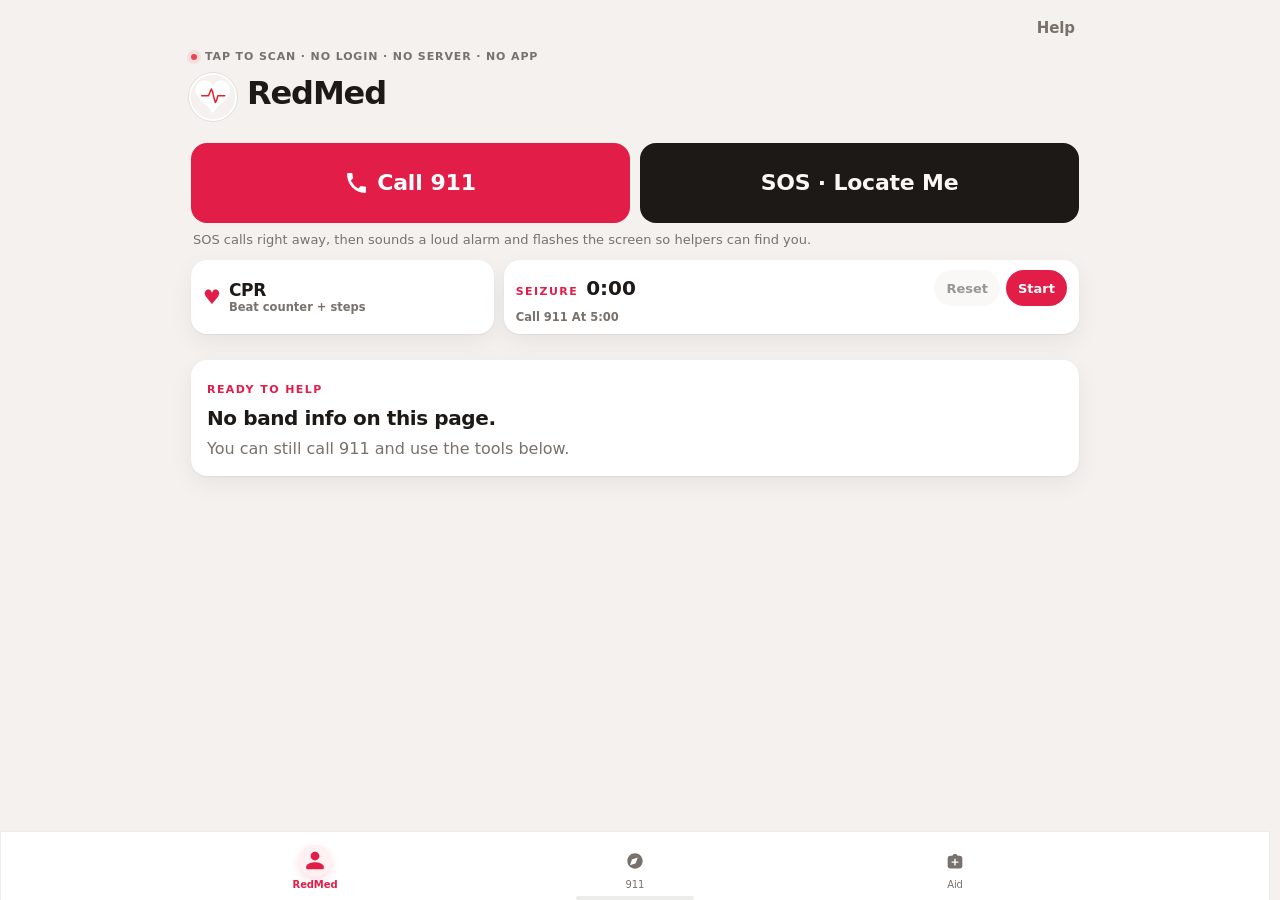
<file: get/index.html>
<!doctype html>
<html lang="en-US">
<head>
<meta charset="utf-8">
<meta name="viewport" content="width=device-width, initial-scale=1, viewport-fit=cover">
<meta name="theme-color" content="#fff7f7">
<meta name="color-scheme" content="light">
<meta name="referrer" content="no-referrer">
<title>RedMed</title>
<style>html,body{background:#fff7f7!important;margin:0}</style>
<!-- Legacy / root URL. Canonical scanner shell is /tapper/ — preserve #d=.
     Fix #3: use URL construction to safely compose the destination. -->
<script>
(function () {
  var dest = new URL('/tapper/', location.origin);
  dest.search = location.search;
  location.replace(dest.pathname + dest.search + location.hash);
})();
</script>
<style>
  body {
    margin: 0;
    min-height: 100vh;
    display: grid;
    place-items: center;
    font-family: -apple-system, BlinkMacSystemFont, "SF Pro Text", "Segoe UI", system-ui, sans-serif;
    background: #fff7f7;
    color: #1c1917;
  }
  a { color: #e11d48; font-weight: 600; text-decoration: none; }
  a:focus-visible { outline: 2px solid #e11d48; outline-offset: 3px; }
</style>
</head>
<body>
  <p><a id="fallback" href="/tapper/">Open emergency card</a></p>
  <script>
    var dest = new URL('/tapper/', location.origin);
    dest.search = location.search;
    document.getElementById("fallback").href = dest.pathname + dest.search + location.hash;
  </script>
  <!-- Fix #9: clearer noscript message -->
  <noscript><p>JavaScript is required to open this emergency card. Please enable JavaScript in your browser settings, then reload this page.</p></noscript>
</body>
</html>
</file>
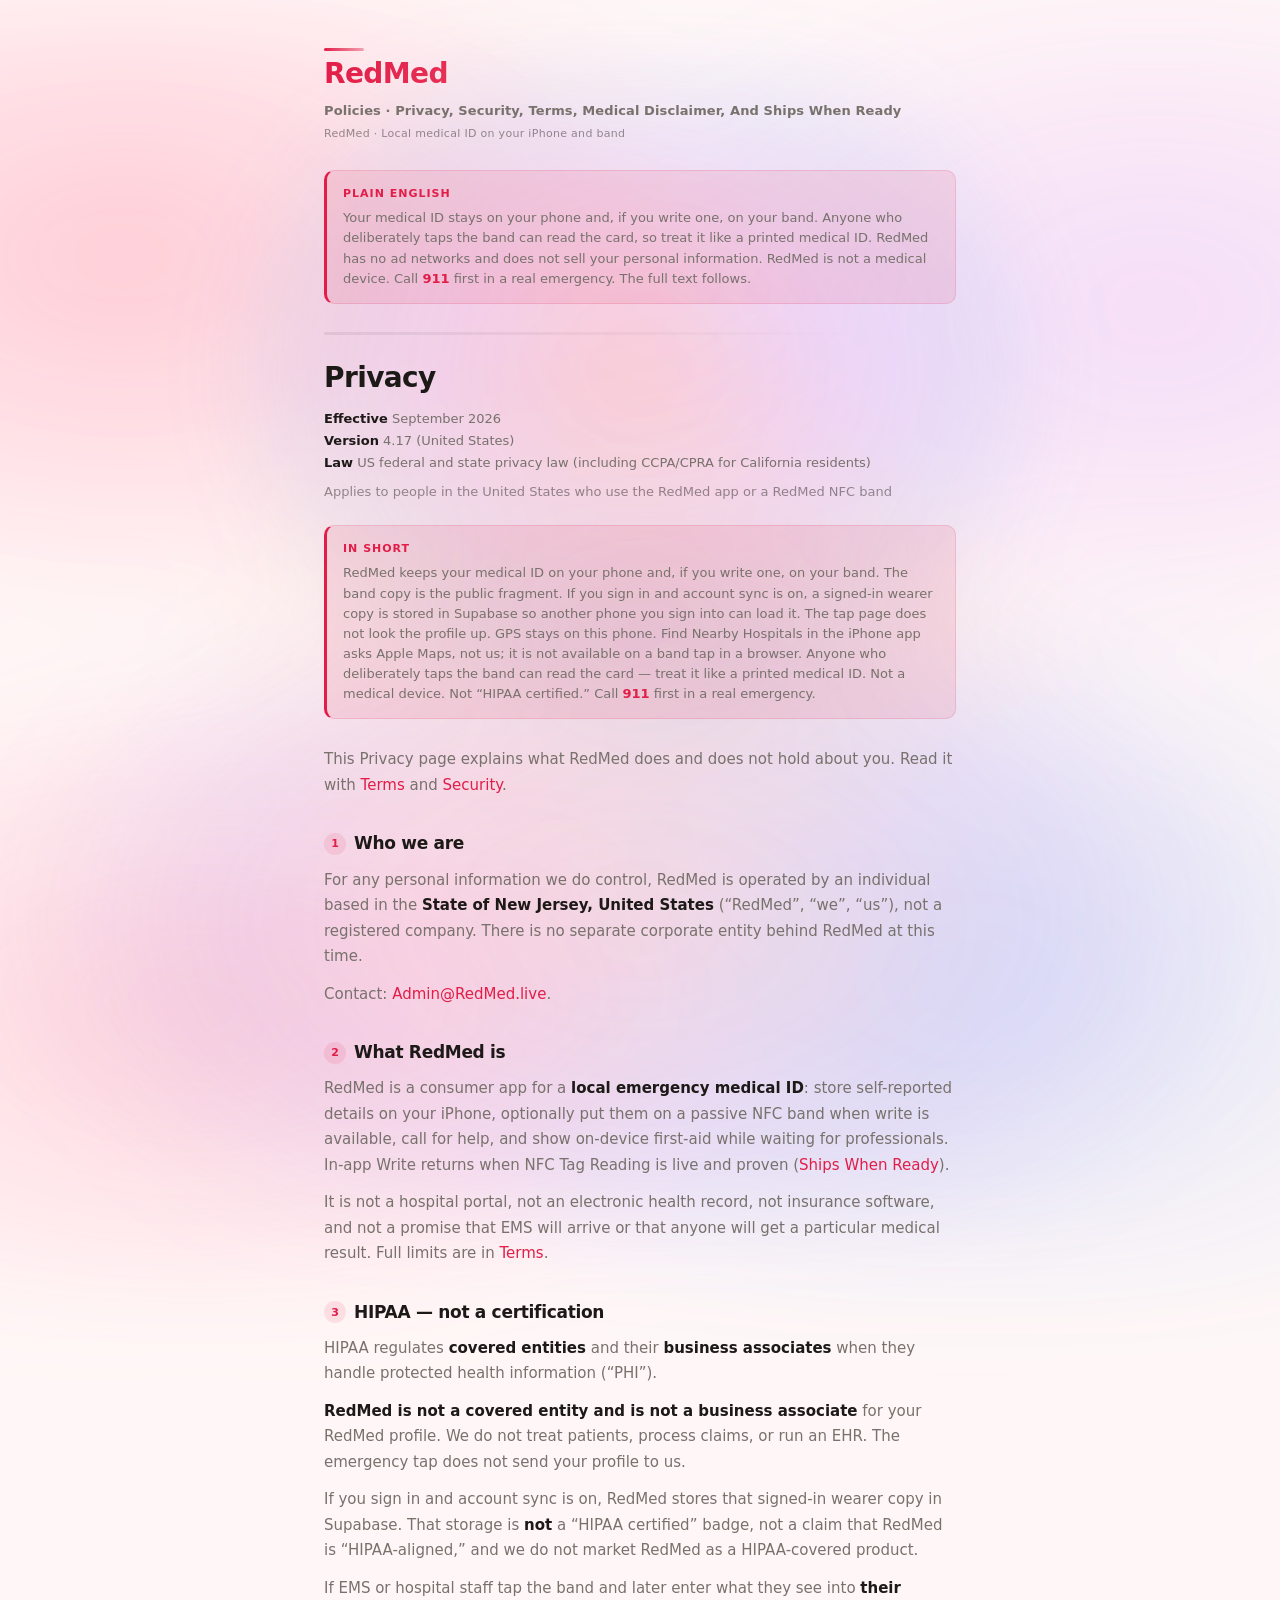
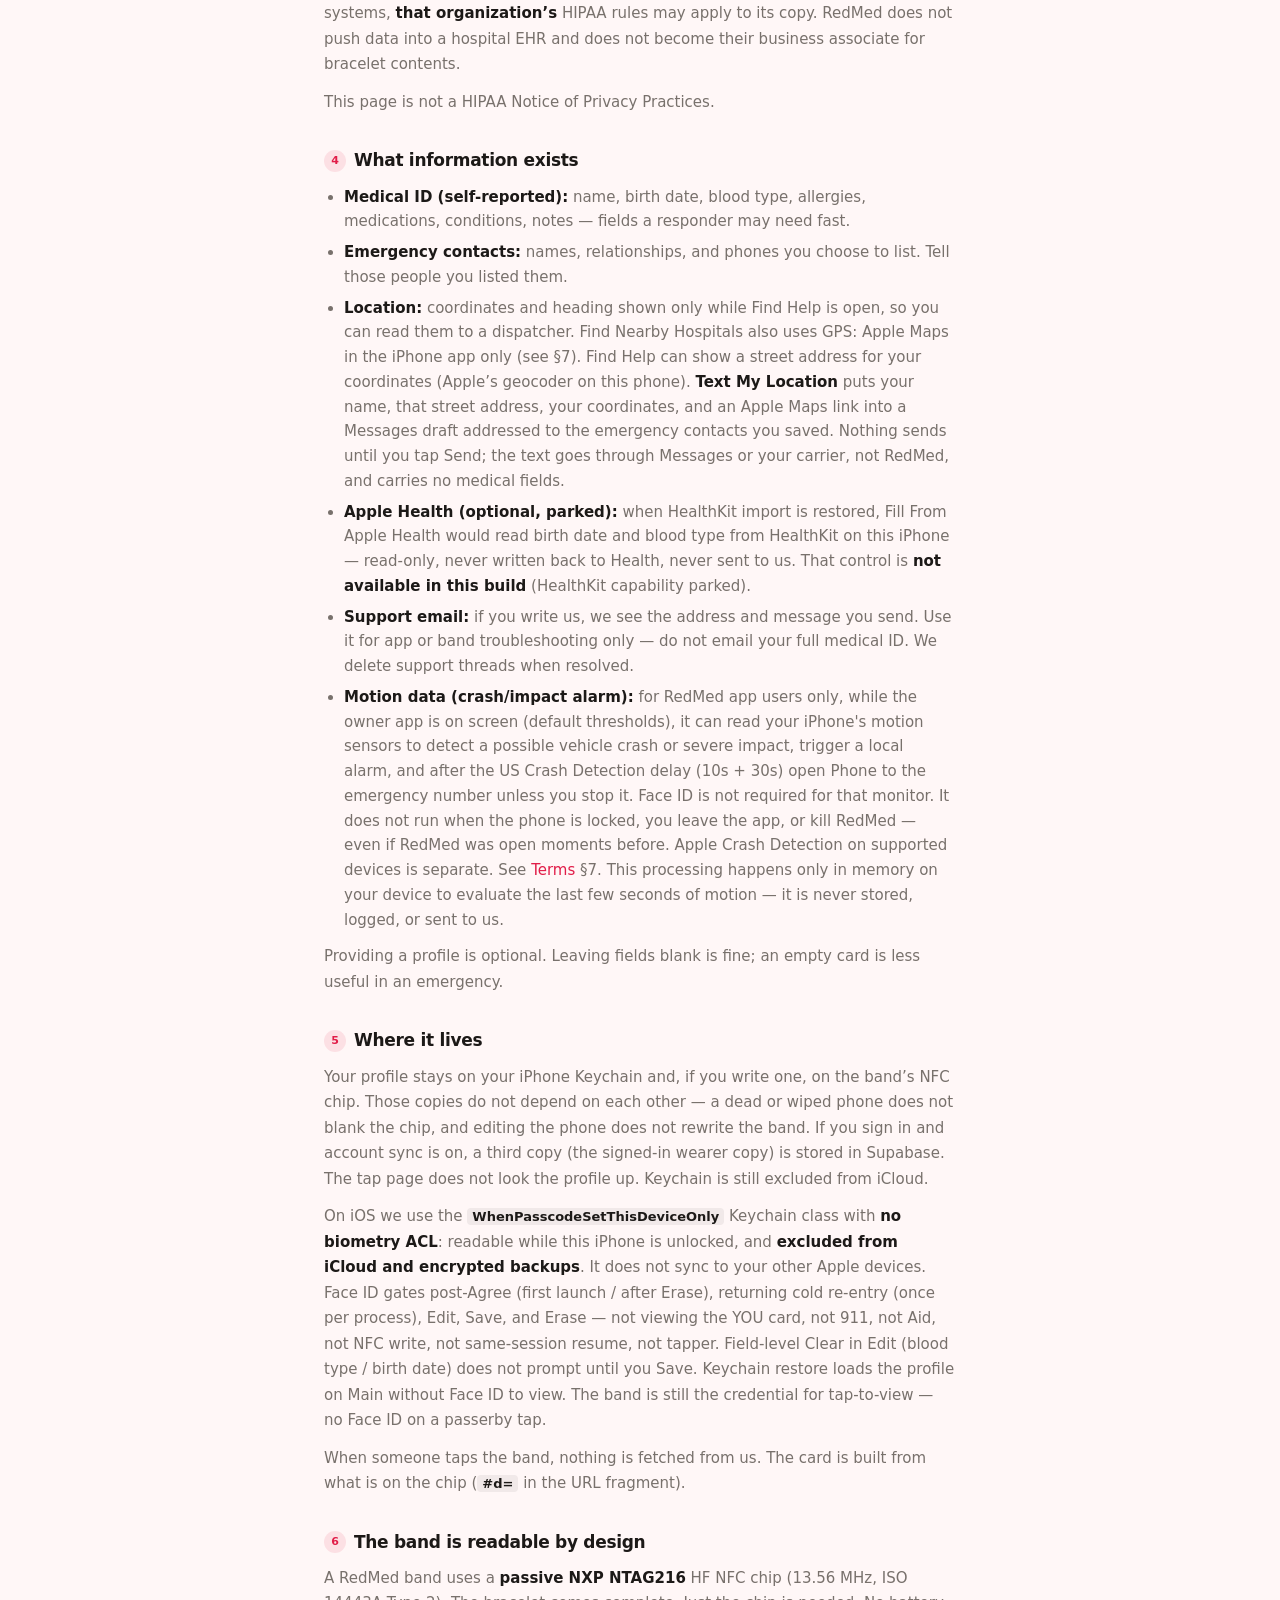
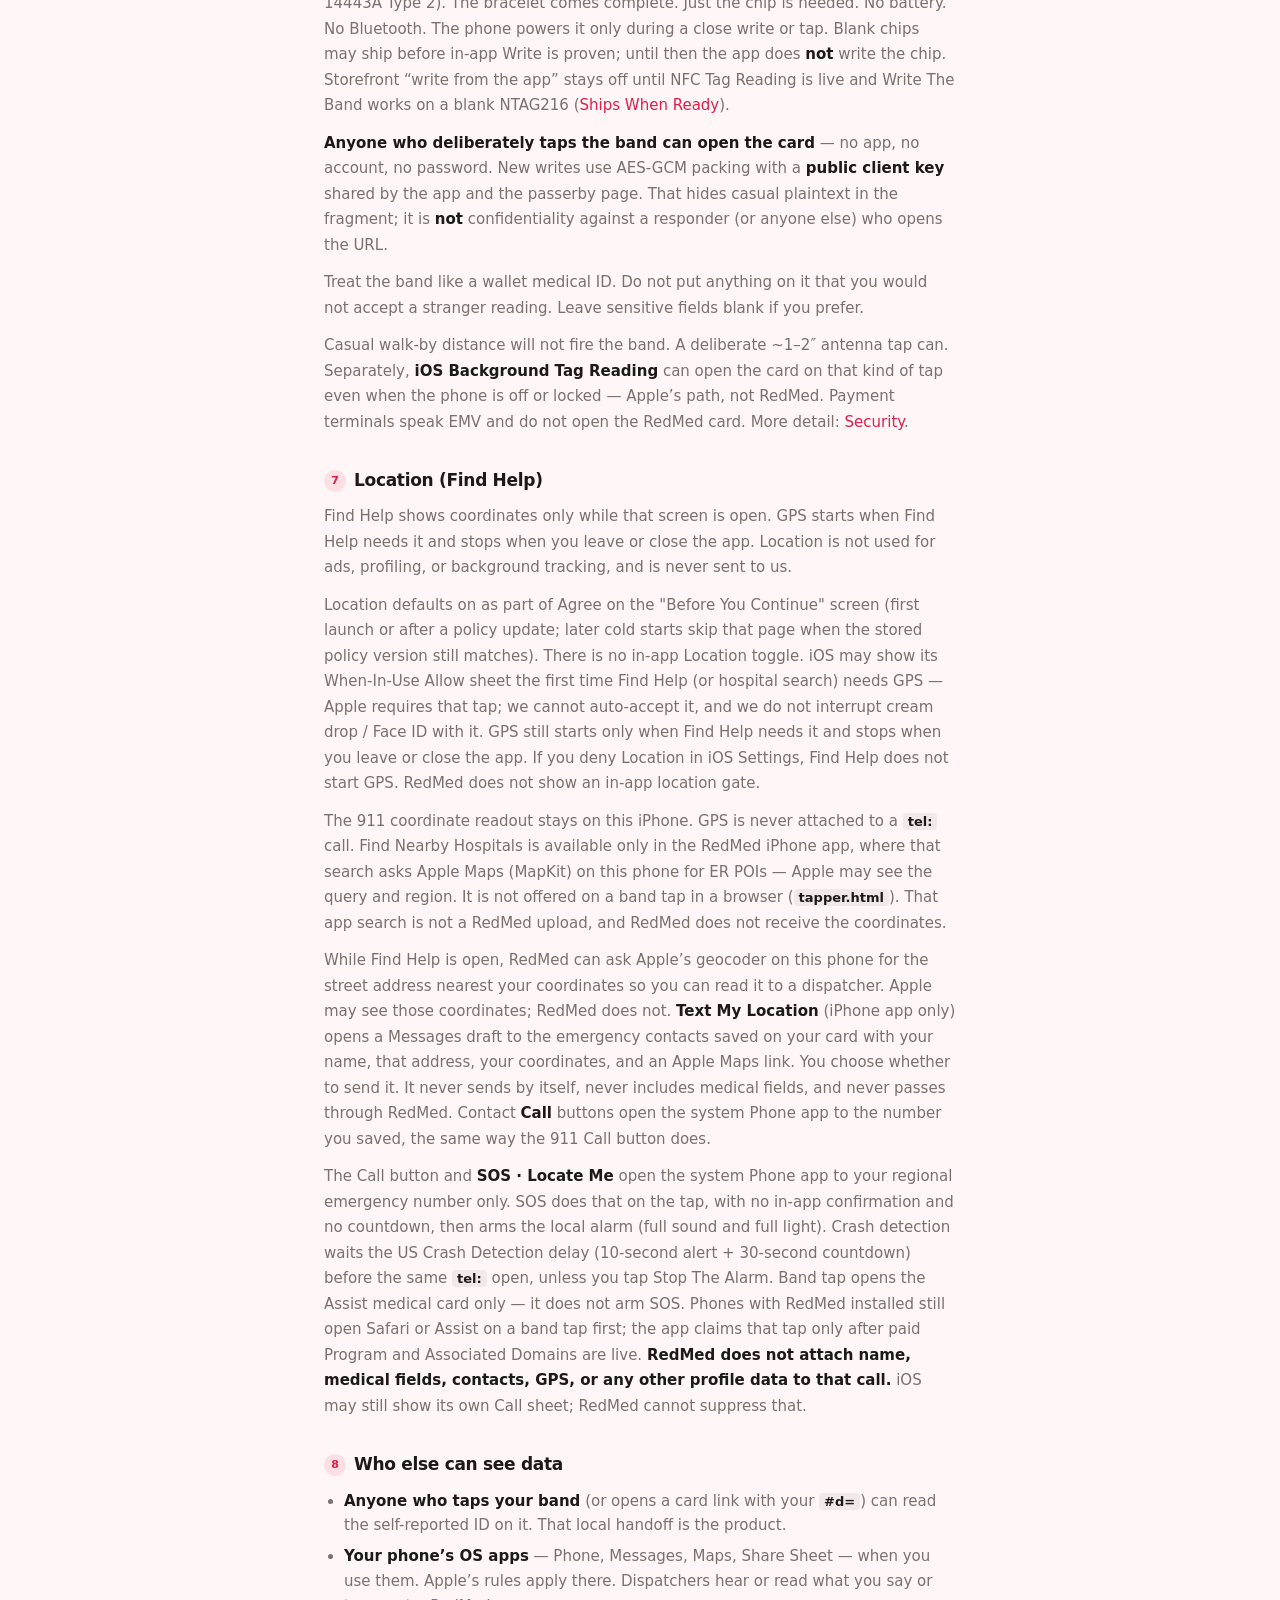
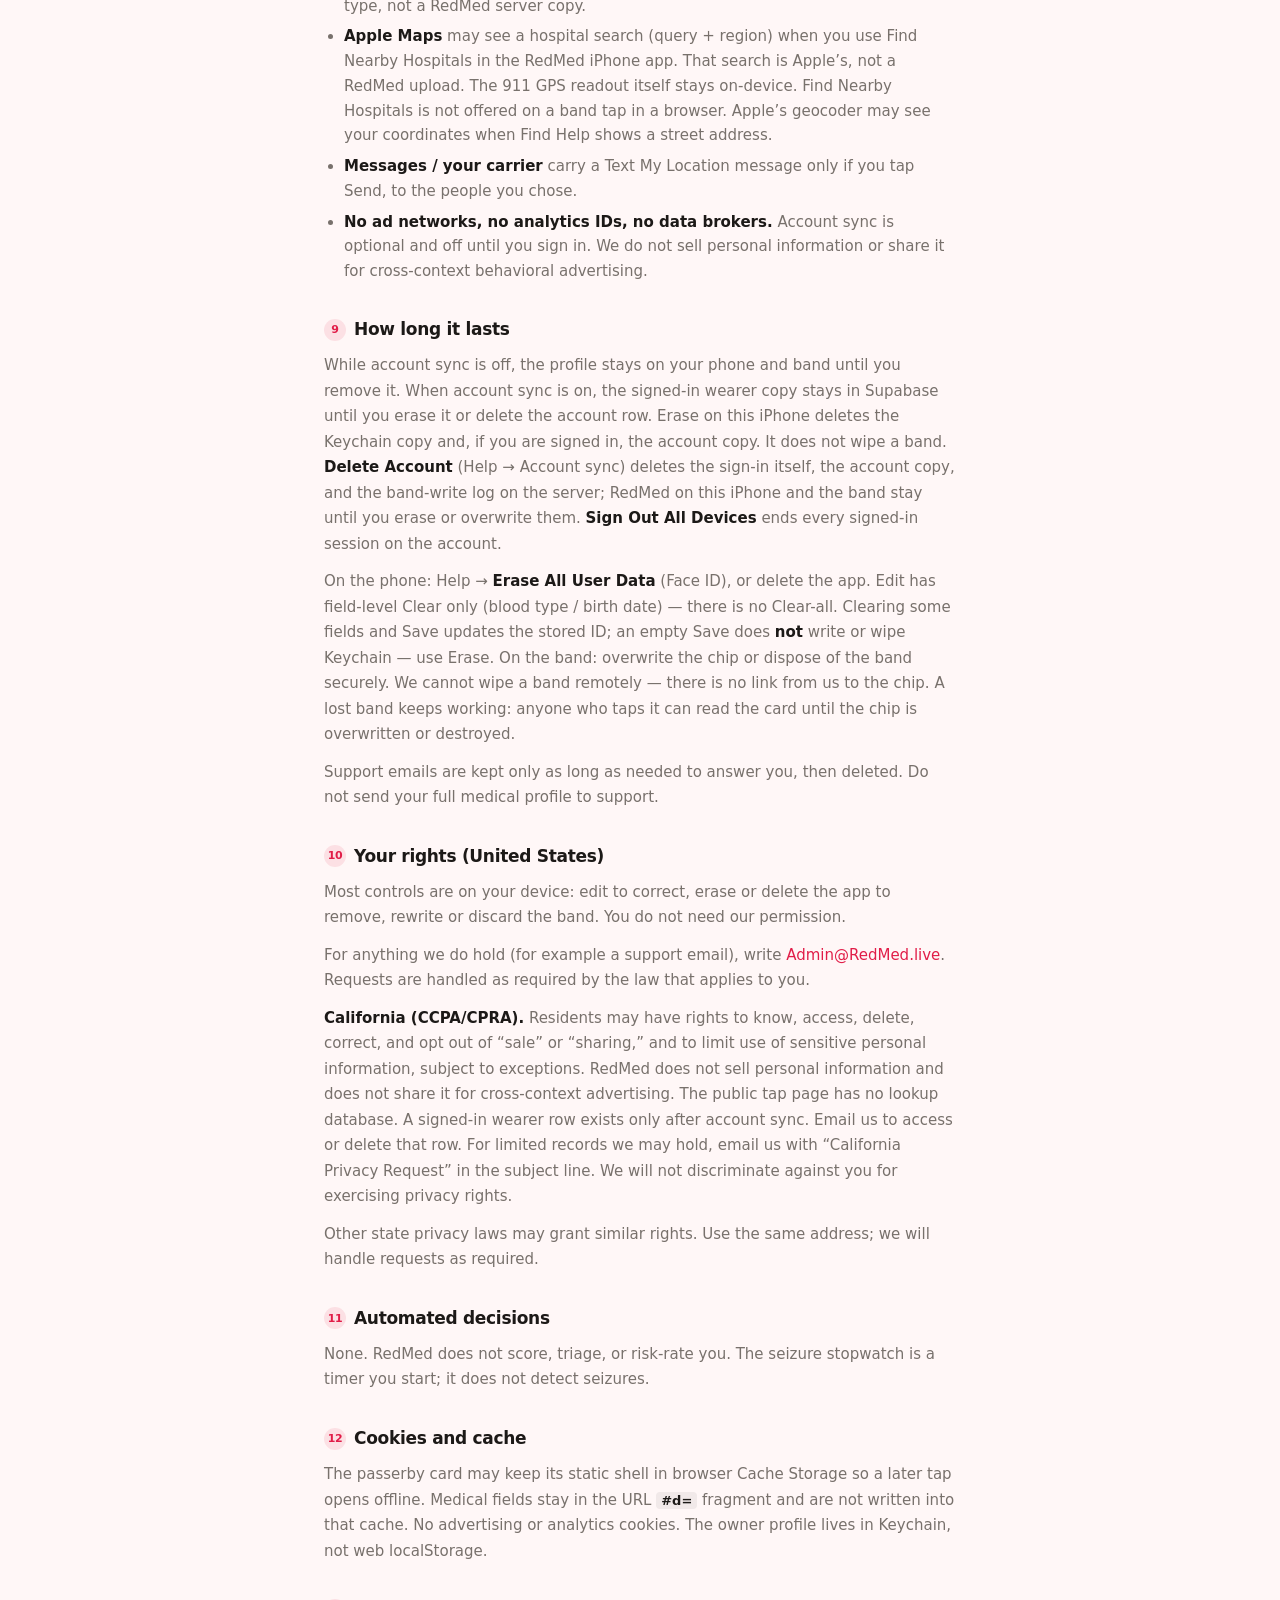
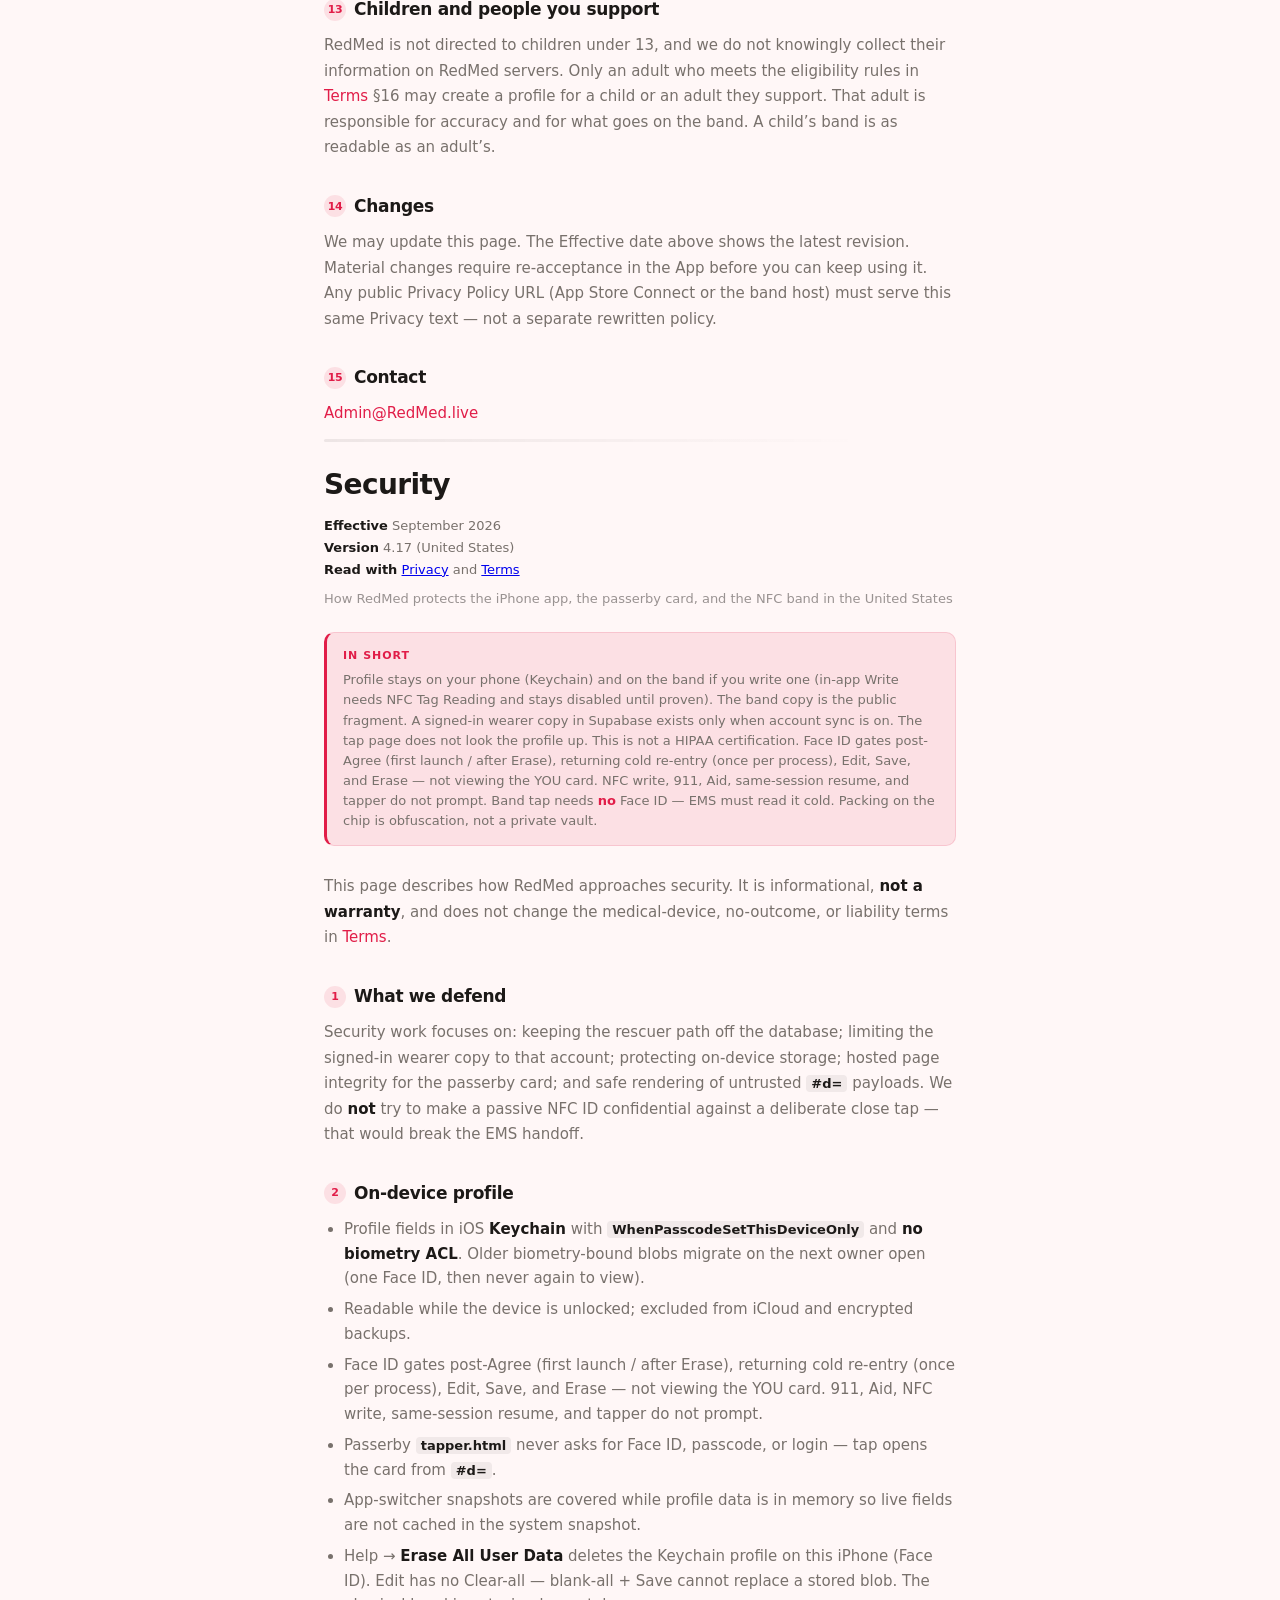
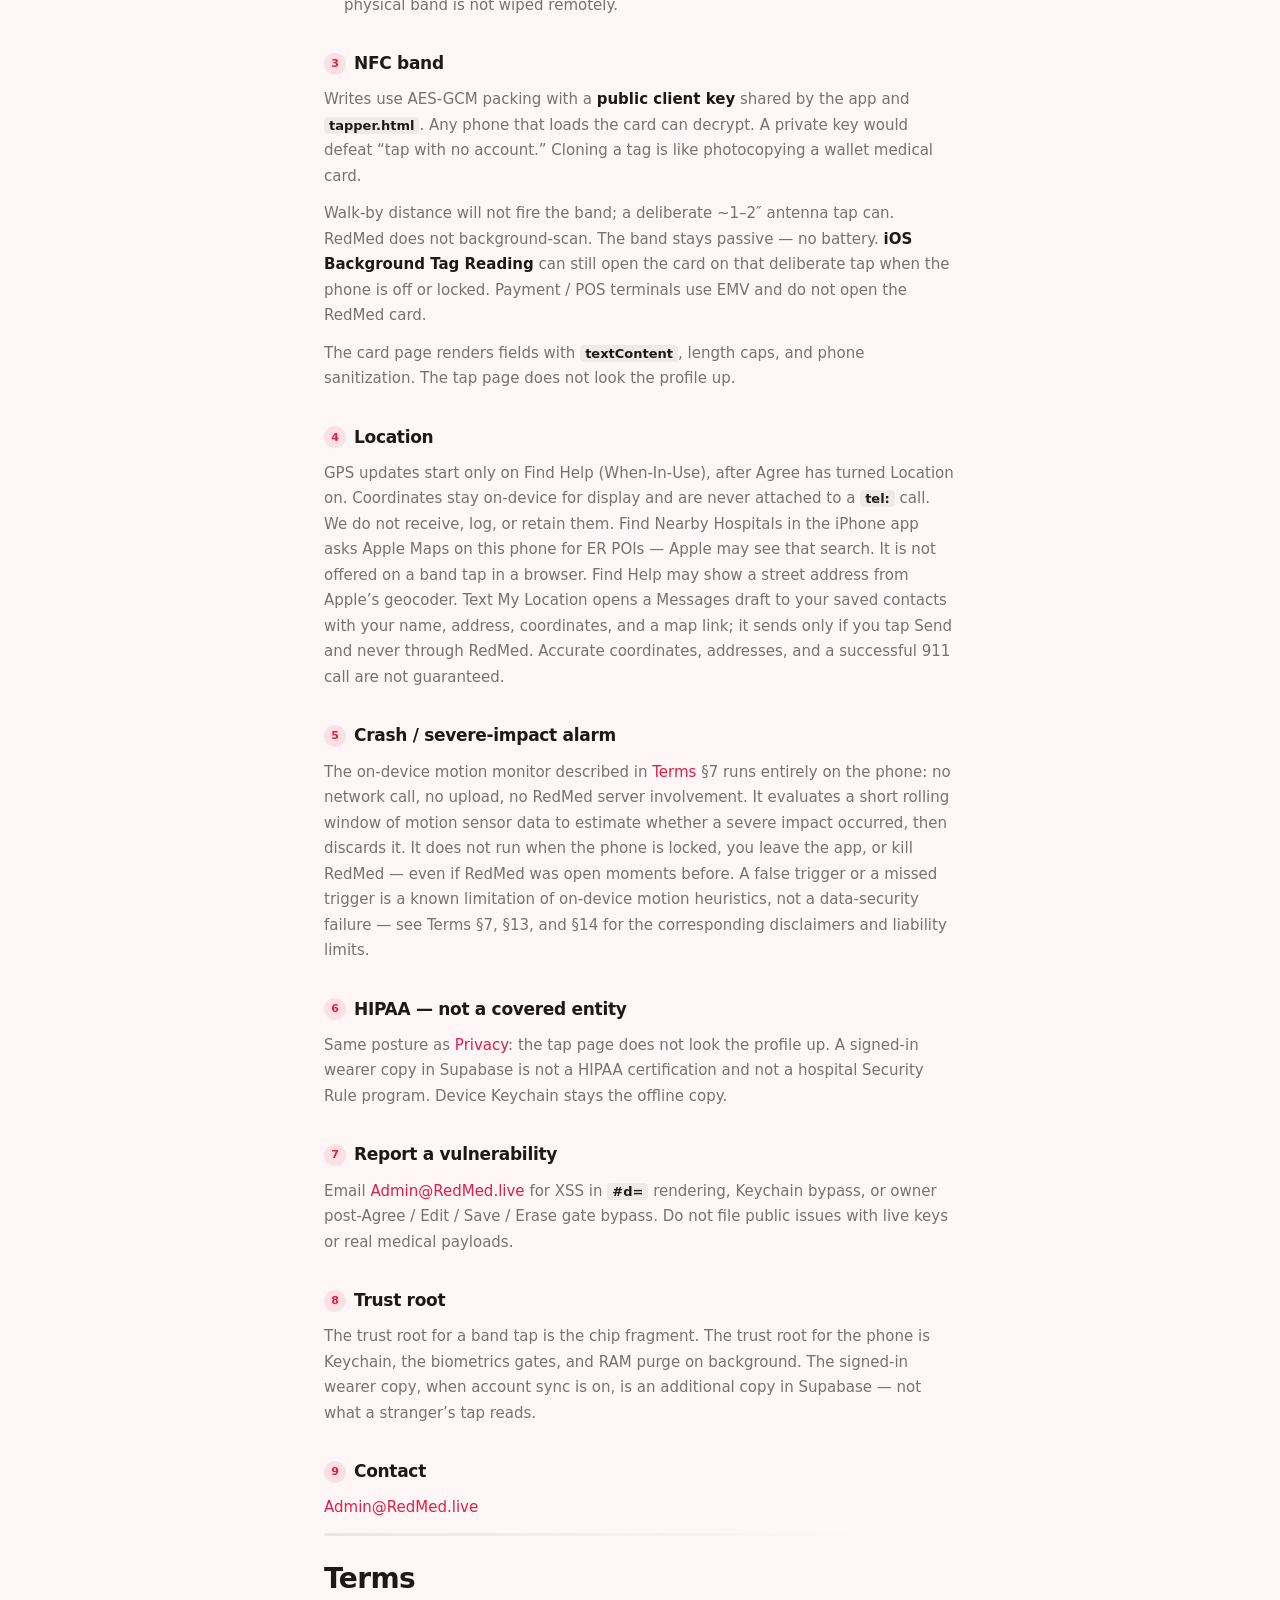
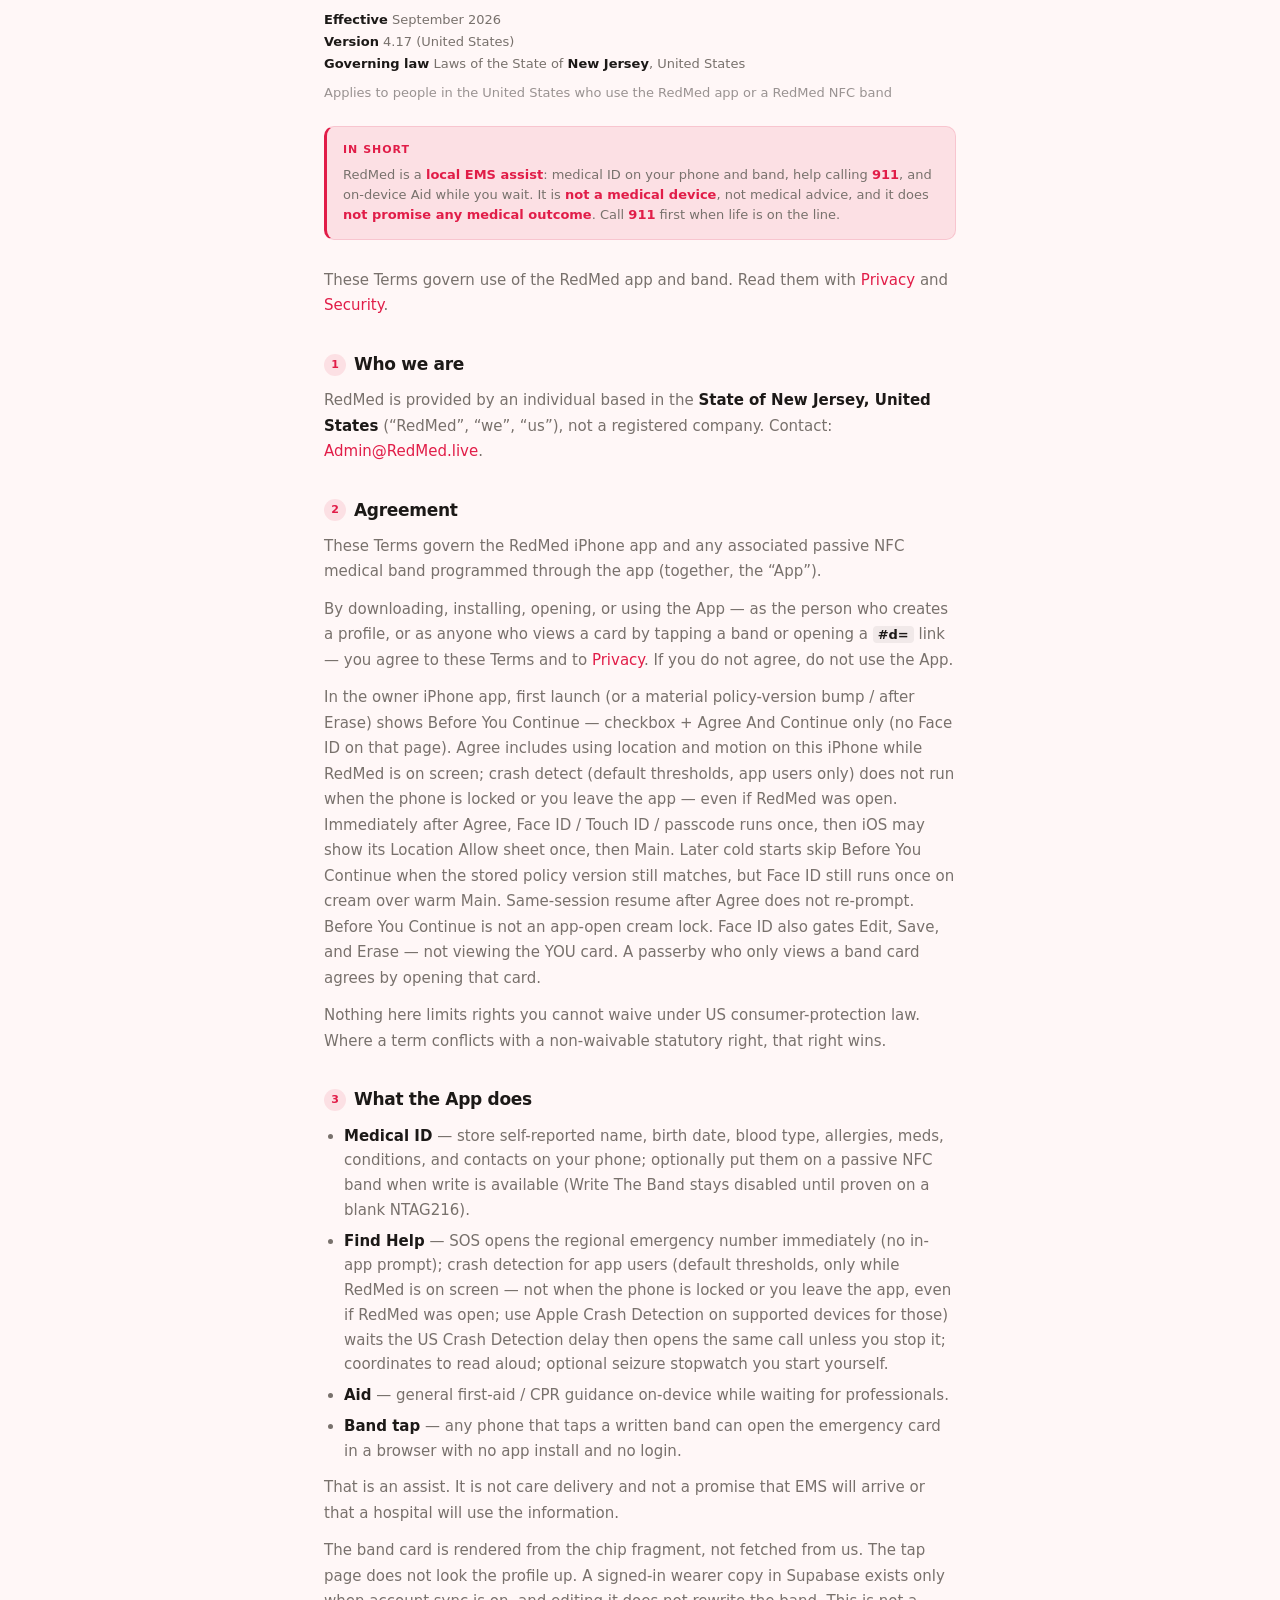
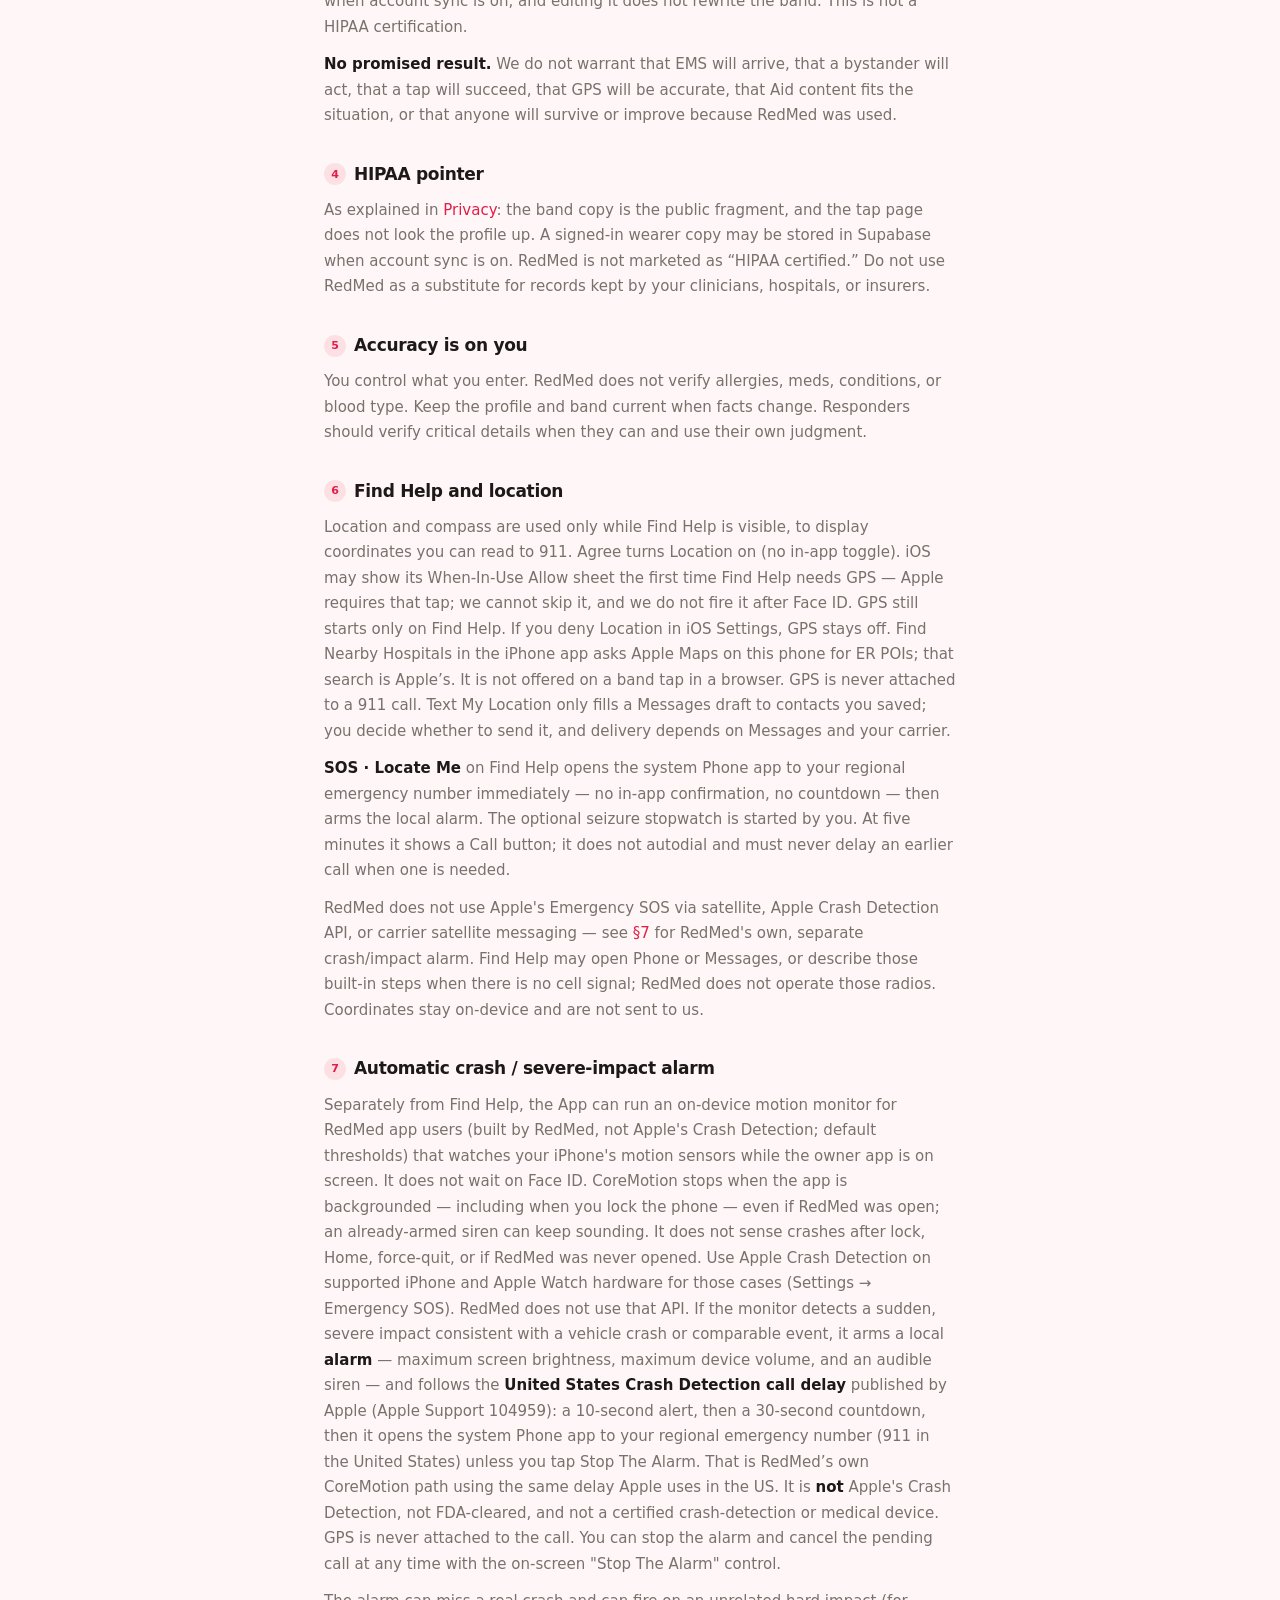
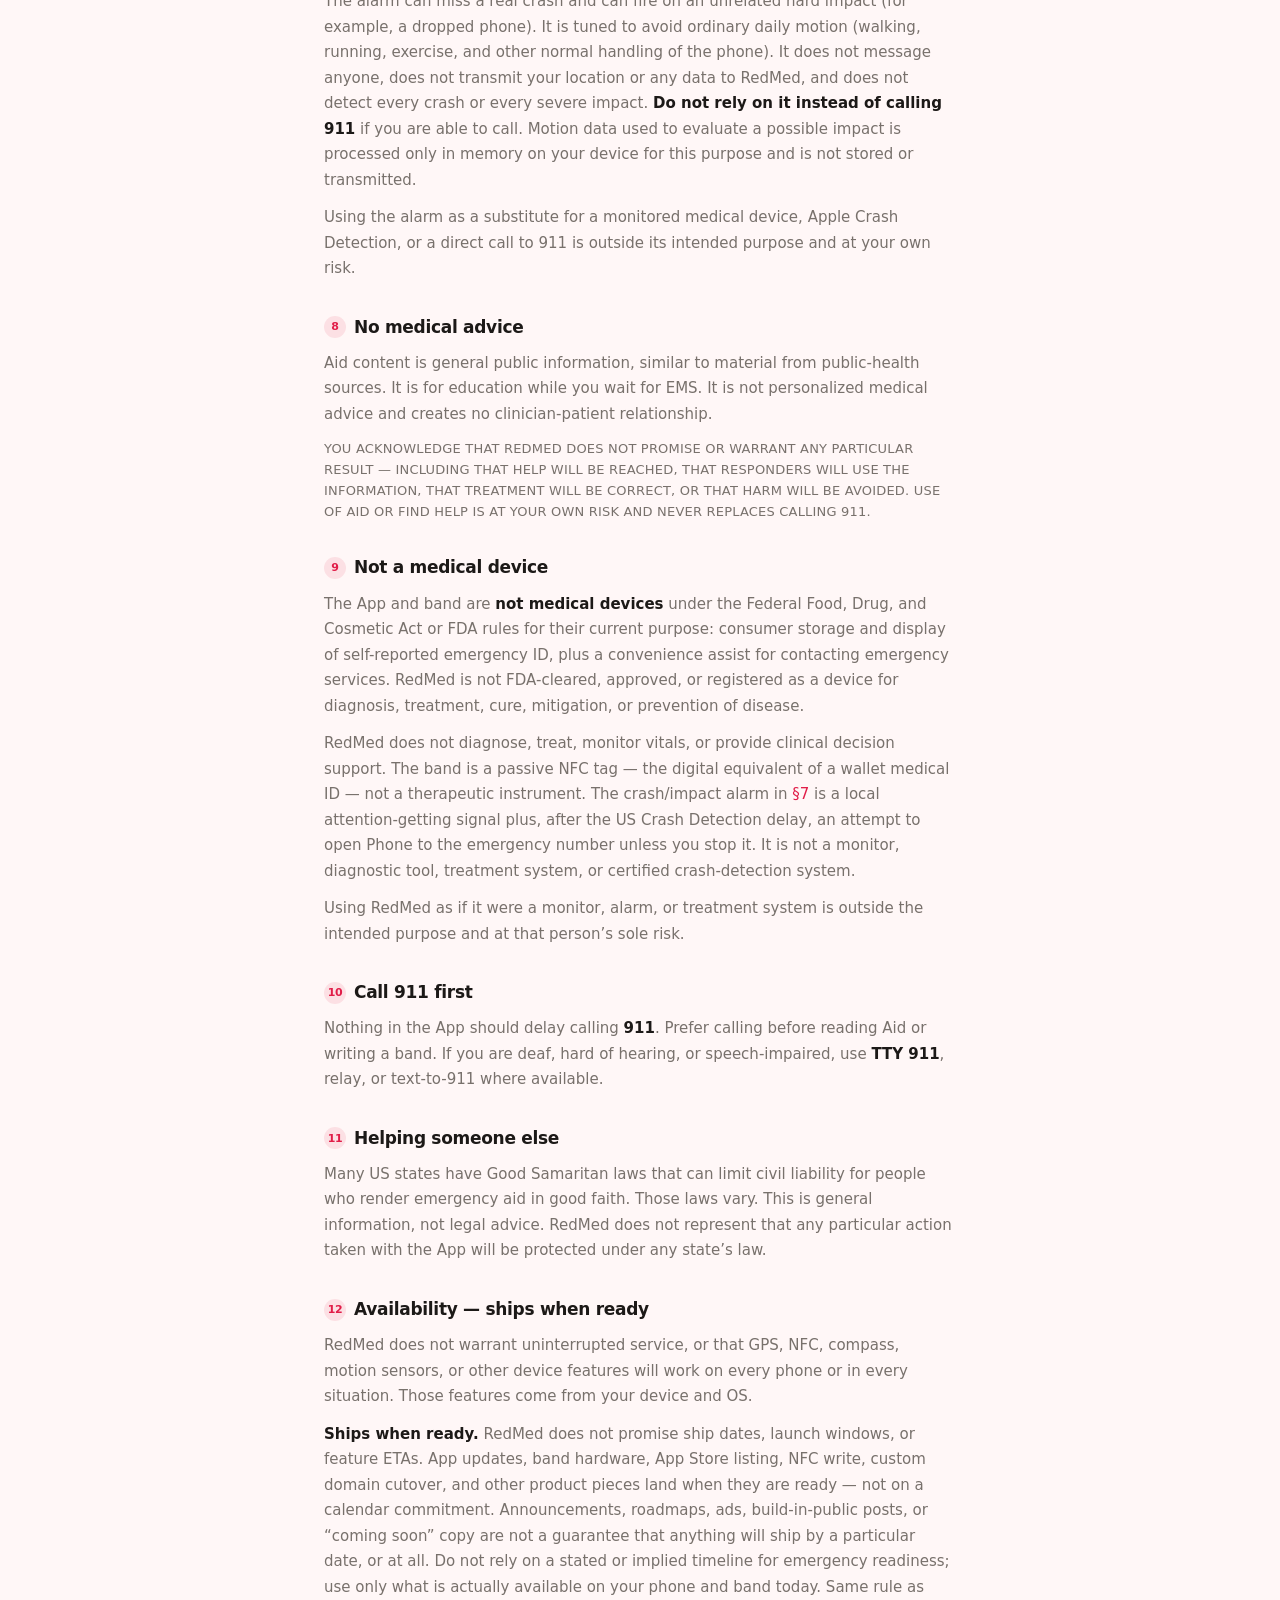
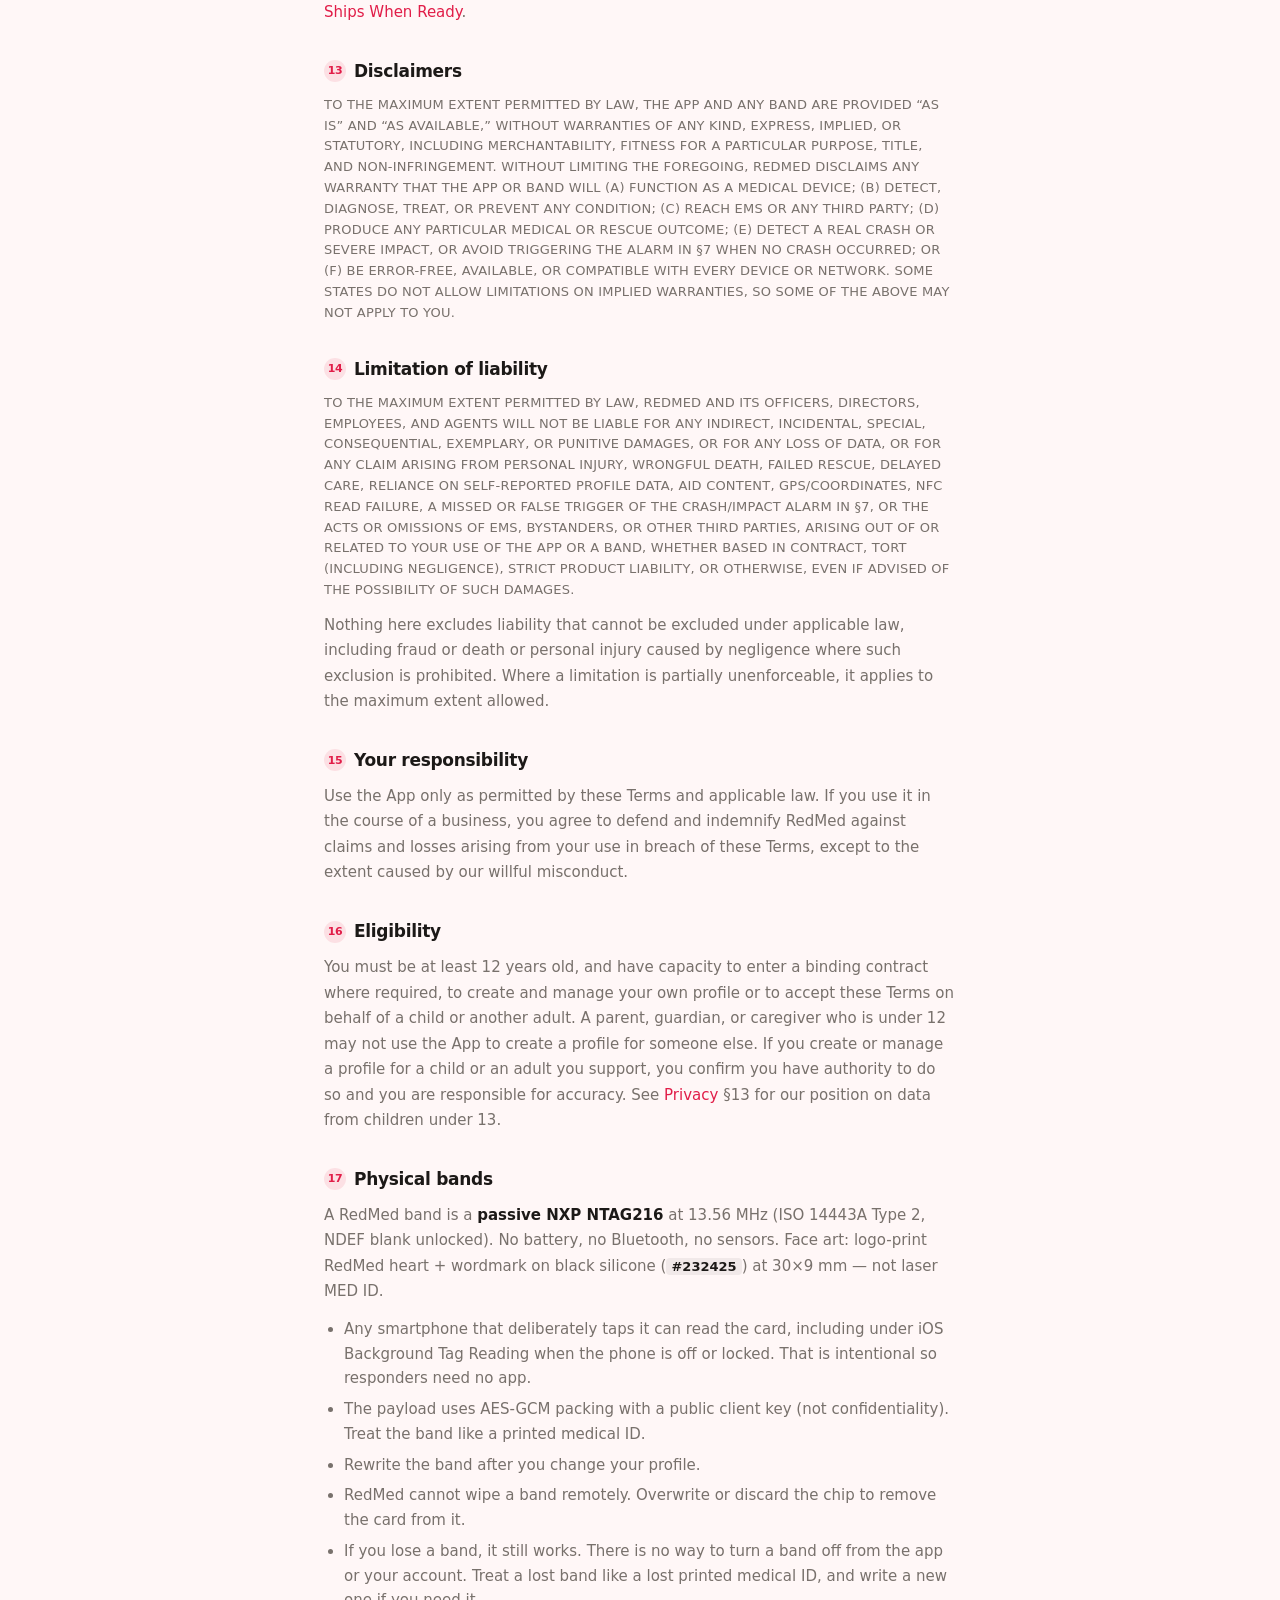
<file: privacy/index.html>
<!doctype html>
<html lang="en-US">
<head>
<meta charset="UTF-8">
<meta name="viewport" content="width=device-width, initial-scale=1">
<meta name="theme-color" content="#fff7f7">
<meta name="referrer" content="no-referrer">
<meta http-equiv="refresh" content="0;url=/Document/#privacy">
<link rel="canonical" href="/Document/#privacy">
<title>RedMed Privacy Policy</title>
<style>
html,body{margin:0;background:#fff7f7;color:#1c1917;font:17px/1.5 -apple-system,BlinkMacSystemFont,"Segoe UI",sans-serif}
main{max-width:40rem;margin:0 auto;padding:1.5rem 1.25rem 3rem}
a{color:#e11d48}
</style>
</head>
<body>
<main>
  <p>Privacy is part of the RedMed Policies document (same text as in-app Help → Policies).</p>
  <p><a href="/Document/#privacy">Open Privacy</a> · <a href="/Document/">All policies</a></p>
  <p><a href="/">RedMed</a> · <a href="/support/">Support</a></p>
</main>
</body>
</html>
</file>
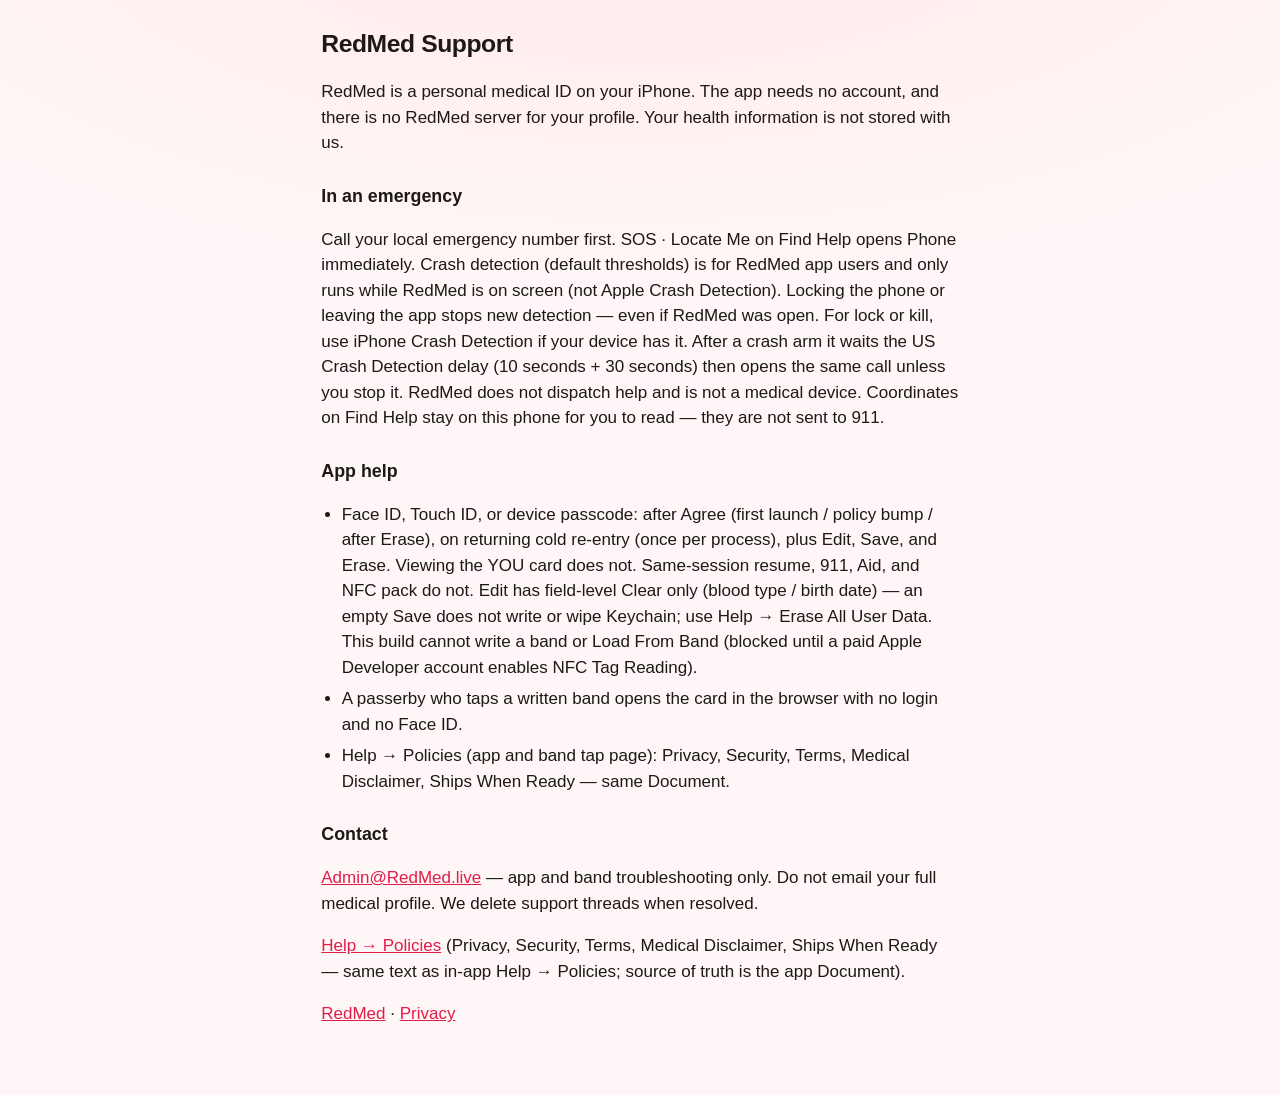
<file: support/index.html>
<!doctype html>
<html lang="en-US">
<head>
<meta charset="UTF-8">
<meta name="viewport" content="width=device-width, initial-scale=1, viewport-fit=cover">
<meta name="theme-color" content="#fff7f7">
<meta name="color-scheme" content="light">
<meta name="referrer" content="no-referrer">
<title>RedMed Support</title>
<style>
  *,*::before,*::after{box-sizing:border-box}
  html,body{margin:0;background:#fff7f7;color:#1c1917;font:17px/1.5 -apple-system,BlinkMacSystemFont,"SF Pro Text","Segoe UI",sans-serif}
  body{background:radial-gradient(120% 60% at 50% -10%, #ffe8eb 0%, transparent 58%), #fff7f7; min-height:100vh}
  main{max-width:40rem;margin:0 auto;padding:1.5rem 1.25rem 3rem}
  h1{font-size:1.45rem;letter-spacing:-0.4px;margin:0 0 .6rem}
  h2{font-size:1.05rem;margin-top:1.6rem}
  a{color:#e11d48}
  a:focus-visible{outline:2px solid #e11d48;outline-offset:2px;border-radius:2px}
  .skip-link{position:absolute;left:12px;top:-48px;z-index:20;background:#e11d48;color:#fff;font-weight:700;padding:8px 12px;border-radius:8px;text-decoration:none}
  .skip-link:focus{top:12px}
  ul{padding-left:1.2rem}
  li{margin:.35rem 0}
</style>
</head>
<body>
<a class="skip-link" href="#support">Skip to support</a>
<main id="support">
<h1>RedMed Support</h1>
<p>RedMed is a personal medical ID on your iPhone. The app needs no account, and there is no RedMed server for your profile. Your health information is not stored with us.</p>
<h2>In an emergency</h2>
<p>Call your local emergency number first. SOS · Locate Me on Find Help opens Phone immediately. Crash detection (default thresholds) is for RedMed app users and only runs while RedMed is on screen (not Apple Crash Detection). Locking the phone or leaving the app stops new detection — even if RedMed was open. For lock or kill, use iPhone Crash Detection if your device has it. After a crash arm it waits the US Crash Detection delay (10 seconds + 30 seconds) then opens the same call unless you stop it. RedMed does not dispatch help and is not a medical device. Coordinates on Find Help stay on this phone for you to read — they are not sent to 911.</p>
<h2>App help</h2>
<ul>
<li>Face ID, Touch ID, or device passcode: after Agree (first launch / policy bump / after Erase), on returning cold re-entry (once per process), plus Edit, Save, and Erase. Viewing the YOU card does not. Same-session resume, 911, Aid, and NFC pack do not. Edit has field-level Clear only (blood type / birth date) — an empty Save does not write or wipe Keychain; use Help → Erase All User Data. This build cannot write a band or Load From Band (blocked until a paid Apple Developer account enables NFC Tag Reading).</li>
<li>A passerby who taps a written band opens the card in the browser with no login and no Face ID.</li>
<li>Help → Policies (app and band tap page): Privacy, Security, Terms, Medical Disclaimer, Ships When Ready — same Document.</li>
</ul>
<h2>Contact</h2>
<p><a href="mailto:Admin@RedMed.live">Admin@RedMed.live</a> — app and band troubleshooting only. Do not email your full medical profile. We delete support threads when resolved.</p>
<p><a href="../Document/">Help → Policies</a> (Privacy, Security, Terms, Medical Disclaimer, Ships When Ready — same text as in-app Help → Policies; source of truth is the app Document).</p>
<p><a href="/">RedMed</a> · <a href="/privacy/">Privacy</a></p>
</main>
</body>
</html>
</file>
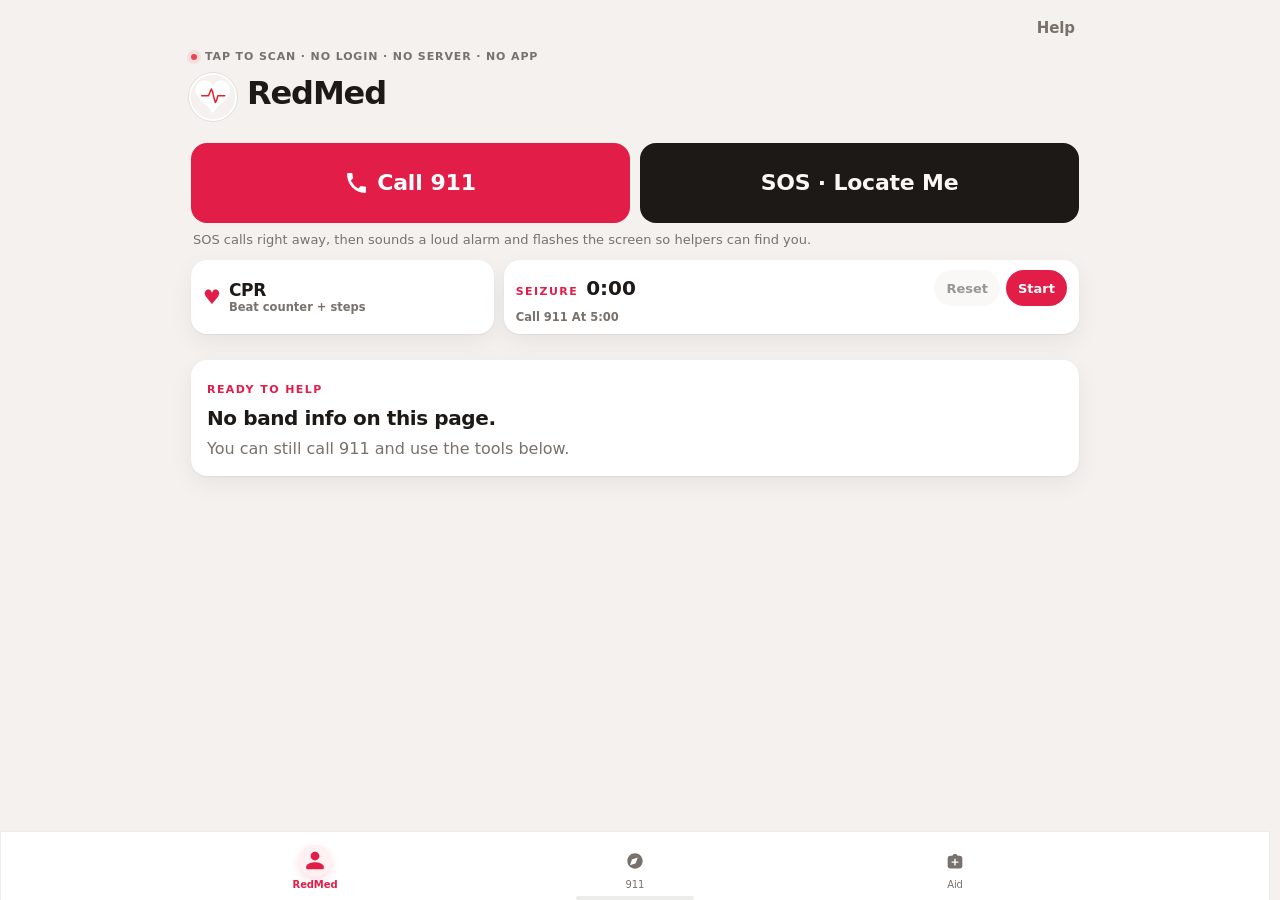
<file: tapper/index.html>
<!doctype html>
<html lang="en-US">
<head>
<meta charset="utf-8">
<meta name="viewport" content="width=device-width, initial-scale=1, viewport-fit=cover, shrink-to-fit=no">
<meta name="apple-mobile-web-app-capable" content="no">
<meta name="mobile-web-app-capable" content="no">
<meta name="format-detection" content="telephone=yes">
<meta name="theme-color" content="#f4f1ee" media="(prefers-color-scheme: light)">
<meta name="theme-color" content="#100e0d" media="(prefers-color-scheme: dark)">
<meta name="color-scheme" content="light dark">
<!-- media-src needs blob: — the SOS siren WAV is built in JS and played from a
     blob: URL; default-src 'self' alone blocks it and the alarm goes silent. -->
<meta http-equiv="Content-Security-Policy" content="default-src 'self'; base-uri 'self'; object-src 'none'; frame-ancestors 'none'; form-action 'self'; img-src 'self' data:; media-src 'self' blob: data:; font-src 'self'; style-src 'self' 'unsafe-inline'; script-src 'self' 'unsafe-inline'; worker-src 'self'; connect-src 'self'; manifest-src 'self'; upgrade-insecure-requests">
<meta name="referrer" content="no-referrer">
<script>
// Clickjacking guard: frame-ancestors is ignored in <meta>, and Hostinger /
// Cloudflare proxy / github.io do not serve _headers. Top-level loads (Safari,
// the app's WKWebView) never enter this branch. Framed: hide, then try to
// break out; if the browser blocks that, the card stays hidden in the frame.
(function () {
  var framed = true;
  try { framed = window.top !== window.self; } catch (e) {}
  if (!framed) return;
  document.documentElement.style.display = 'none';
  try { window.top.location.replace(window.location.href); } catch (e2) {}
})();
</script>
<!-- Favicon: static first (browsers fetch before JS). resolveLogo keeps PNG in sync. -->
<link rel="icon" href="favicon.ico" sizes="any">
<link rel="icon" href="BrandLogo.svg" type="image/svg+xml">
<link rel="icon" href="BrandLogo.png" type="image/png" sizes="216x216">
<title>RedMed — tap to scan</title>
<style>
html,body{background:#f4f1ee!important;margin:0}
@media (prefers-color-scheme:dark){html,body{background:#100e0d!important}}
/* First paint = active panel only. Without this, the big stylesheet arrives late
   and every .panel is visible on cream until .panel{display:none} parses. */
.panel{display:none} .panel.active{display:block}
html.tab-911 .panel,html.tab-aid .panel{display:none}
html.tab-911 #panel-911,html.tab-aid #panel-aid{display:block}
/* Bare /tapper/ (no #d=): hide the dash YOU chart on first paint. The head
   script adds html.is-unlinked before <body> so this cannot flash dashes.
   Do not use the HTML hidden attribute on #rmEmpty — UA [hidden] is
   display:none !important and cannot be overridden by author CSS, which
   left lookup opens blank until late JS cleared the attribute. */
html.is-unlinked .you-card,
html.is-unlinked .list-grid,
html.is-unlinked #dropAllergies{display:none!important}
html.is-unlinked .rm-empty{display:block!important}
</style>
<script>
// Resolve the start tab before first paint. Bare open / #d= → medical (YOU).
// Deep links: #911 #aid ?tab=911 #d=…&tab=aid. Never treat #d= as a tab id.
// NFC / Edit stay owner-app only.
(function () {
  function norm(id) {
    id = String(id || "").toLowerCase();
    if (id === "911" || id === "aid") return id;
    if (id === "rm" || id === "redmed" || id === "you" || id === "card" || id === "medical") return "medical";
    return "";
  }
  function tabFromLocation() {
    var hash = "";
    var search = "";
    try { hash = location.hash || ""; } catch (e0) {}
    try { search = location.search || ""; } catch (e1) {}
    if (/^#d=/i.test(hash)) {
      var m = /(?:^|&)tab=([^&]*)/i.exec(hash.slice(1));
      if (m) {
        try {
          var t = norm(decodeURIComponent(m[1] || ""));
          if (t) return t;
        } catch (e2) {}
      }
    } else {
      var raw = hash.replace(/^#/, "").split("&")[0].split("=")[0];
      var fromHash = norm(raw);
      if (fromHash) return fromHash;
    }
    try {
      var q = new URLSearchParams(search).get("tab");
      var fromQ = norm(q);
      if (fromQ) return fromQ;
    } catch (e3) {}
    return "medical";
  }
  window.__redmedTabFromLocation = tabFromLocation;
  var tab = tabFromLocation();
  window.__redmedStartTab = tab;
  try {
    document.documentElement.setAttribute("data-start-tab", tab);
    document.documentElement.classList.remove("tab-911", "tab-aid");
    if (tab === "911" || tab === "aid") document.documentElement.classList.add("tab-" + tab);
  } catch (e4) {}
  // First-paint empty state: no #d= and not in-app Preview/embed → No Patient.
  // #d= stays off this class until decode settles (treat-first / renderProfile).
  try {
    var startHash = "";
    var startSearch = "";
    try { startHash = location.hash || ""; } catch (e5) {}
    try { startSearch = location.search || ""; } catch (e6) {}
    var appSrc = false;
    try { appSrc = new URLSearchParams(startSearch).get("src") === "app"; } catch (e7) {}
    var appShell = false;
    try { appShell = !!(window.__REDMED_APP_PREVIEW || window.__REDMED_APP_EMBED || appSrc); } catch (e8) {}
    if (!appShell && !/^#d=/i.test(startHash)) {
      document.documentElement.classList.add("is-unlinked");
    }
  } catch (e9) {}
})();
</script>
<script>
/* Phone · tablet · wide are three separate layouts in this one /tapper/ page.
   Auto picks from viewport aspect (short side). Landscape phones stay phone
   (min(w,h) < 500). View / ?view=phone|tablet|wide locks one of the three. */
(function () {
  function pickDevice(w, h) {
    w = w || 0;
    h = h || 0;
    var shortSide = Math.min(w, h) || w;
    if (shortSide > 0 && shortSide < 500) return 'phone';
    if (w >= 1024) return 'wide';
    if (w >= 768 || shortSide >= 600) return 'tablet';
    return 'phone';
  }
  window.__redmedPickDevice = pickDevice;
  function autoDevice() {
    var w = window.innerWidth || document.documentElement.clientWidth || 0;
    var h = window.innerHeight || document.documentElement.clientHeight || 0;
    return pickDevice(w, h);
  }
  function appShell() {
    try {
      if (window.__REDMED_APP_PREVIEW || window.__REDMED_APP_EMBED) return true;
      return new URLSearchParams(location.search || '').get('src') === 'app';
    } catch (eApp) {
      return !!(window.__REDMED_APP_PREVIEW || window.__REDMED_APP_EMBED);
    }
  }
  try {
    var q = '';
    try {
      q = (new URLSearchParams(location.search || '').get('view') || '').toLowerCase();
    } catch (e0) {}
    if (q === 'auto') {
      try { sessionStorage.removeItem('redmed-tapper-view'); } catch (e1) {}
    }
    var lock = '';
    if (q === 'phone' || q === 'tablet' || q === 'wide') lock = q;
    if (!lock) {
      try {
        var stored = sessionStorage.getItem('redmed-tapper-view') || '';
        if (stored === 'phone' || stored === 'tablet' || stored === 'wide') lock = stored;
      } catch (e2) {}
    }
    var device = lock || autoDevice();
    document.documentElement.setAttribute('data-device', device);
    document.documentElement.setAttribute('data-device-auto', device);
    if (lock) document.documentElement.setAttribute('data-view-lock', lock);
    else document.documentElement.removeAttribute('data-view-lock');
    if (!appShell()) {
      document.documentElement.setAttribute('data-view-chrome', '1');
    }
  } catch (e3) {}
})();
</script>
<script>
// Same-origin asset paths for /tapper/, /tapper.html, and bundle roots.
function redmedAssetURL(file) {
  try {
    var path = location.pathname || '';
    var i = path.indexOf('/tapper/');
    if (i >= 0) return path.slice(0, i + '/tapper/'.length) + file;
    if (/\/tapper$/i.test(path)) return path + '/' + file;
  } catch (e) {}
  return file;
}
</script>
<!-- No logo preload. src is set after profile paint so #d= decrypt is not
     racing BrandLogo.svg / PNG densities during HTML parse.
     Static CSS is next — AES prefetch + SW register wait until after it. -->
<meta name="description" content="Tap the RedMed band to open the emergency card. Quick. No login. No server. No app — HTML only on this phone.">
<!-- ONE Assist shell file: tapper/index.html (Pages + app bundle).
     Product name: Assist = the person tapping the band (passerby / responder).
     Owner = the person with the RedMed app on their phone. URL path stays
     https://redmed.live/tapper/ so already-written bands keep working.
     Specs (permanent):
     - Tabs: RedMed · 911 · Aid only — no Edit, no NFC
     - Assist / EMT / helper: passive HF NFC opens this HTML page — no RedMed
       app required to view. Owner Edit / NFC write live only in the native app.
     - Data: #d= only — no server DB. New writes: flat array → AES-GCM
       (public client key) → base64url. Legacy still works: named JSON,
       pre-AES compact arrays, optional 0x01 zlib.
       New array: [blood, allergies, meds, emergencyPhone, name, dob,
       conditions, contacts, donor, updated?, pregnant?, deafOrVisionImpaired?, notes?]
       Legacy array: [name, dob, blood, donor, allergies, meds,
       conditions, contacts, updated?]
     - Offline: sw.js Cache Storage — cache-first multi-key shell for almost-instant
       EMT open after first online load; activate clears prior CACHE buckets
       (bump redmed-tapper-vN). Never wait on network when a shell copy exists.
     - Real bracelet NFC tap (`https://redmed.live/tapper/#d=…`) → medical ID
       stays on that phone (profile, 911, Aid). Local only once tap — no server.
       Bare /tapper/ without `#d=` and in-app Preview/Scan (`?src=app`) do not
       arm SOS. SOS = full sound + full light and arms only when the helper
       toggles SOS · Locate Me, or when collision is detected using US Crash
       Detection timing (10s alert + 30s countdown → tel: unless Stop). Band
       tap never auto-arms SOS. Explicit SOS tap opens `tel:` immediately
       (no in-page confirm). Crash waits the US Crash Detection delay then
       the same `tel:` unless Stop. Owner with RedMed installed + their custom
       band written: Associated Domains (Universal Links) claim the tap —
       never a `redmed://` handoff carrying #d= (no SOS from Assist). Do not invent BLE / local-network ranging.
       Bare /tapper/ without `#d=` (and a failed / empty `#d=`) paints the
       No Patient empty state — not a blank YOU chart with dashes. #911 /
       #aid / ?tab= still open those panels; #d= stays the profile payload.
     - Layout: any phone + iPad, iOS 15+ (and Android). Fluid width, safe-area
       insets, no horizontal scroll. Device views: phone · tablet · wide (Auto
       or View control). Tap-to-view: no account, no login, and no
       authentication gate before or on this page — EMT / helper open the card
       immediately from `#d=`. Nothing covers or blocks the YOU card (no login,
       no overlay, no privacy veil). Treat fields (name, blood, allergies, meds,
       conditions) start decrypting as soon as the YOU-card DOM exists — before
       911 / Aid HTML finishes parsing. Helper may put the phone down to tend to
       the person — Screen Wake Lock holds the display on for the whole band-tap
       patient session (not only while SOS is armed). SOS / wake run after vitals
       paint. Owner unlock / edit / band write stay in the native app only.
       iOS may need a gesture to unmute AudioContext; motion permission only
       when the helper taps SOS (not an auth gate).
     - Tap physics (matches AppConfig.BraceletRF): intentional ~1–2″,
       walk-by ~6–8″ does not fire, reliable coupling dies past ~4″,
       passive 13.56 MHz HF NFC (not Bluetooth) → Safari opens this page
       (apple-mobile-web-app-capable=no so iOS BTR is not a Home Screen web app)
     - Logo: BrandLogo.svg on YOU-card (crisp at any size / iPad retina) with
       PNG densities BrandLogo.png / @2x / @3x as fallback. Transparent mark —
       page cream shows through; CSS circle-crops. Bundle /tapper/ + assets/.
       Header mark stays next to the name on empty and named cards. Deferred
       until after profile paint so band-tap #d= decrypt wins the wire (in-app
       Preview / owner embed included). Shell is SW cache-first for almost-
       instant reopen; first visit still needs network once.
     - Device views: three separate layouts in this one /tapper/ page —
       phone · tablet · wide — picked from viewport aspect (short side).
       Landscape phones stay phone. View / ?view= locks one layout.
       Emergency card stays one column and grows with --page-max.
     - Legacy card.html / get.html /get/ / redmed-emergency.html redirect to /tapper/ and keep #d=
     Source of truth: tapper/index.html. Xcode copies it into the app bundle as tapper.html
     at build (pbxproj “Bundle passerby tapper”). Repo-root tapper.html is a #d=-preserving
     redirect to /tapper/, not a second shell. Do not leave a stale owner/RedMed/tapper.html.
     Hosted AppConfig URL https://redmed.live/tapper/ (static files on the VPS).
     github.io backup. Cloudflare DNS/SSL in front of Hostinger is planned — docs/domain.md. -->
<style>
  :root {
    --accent: #e11d48; /* Color.redmedAccent */
    --accent-soft: #ff7289; /* Color.redmedAccentLift */
    --bg: #fff7f7; /* Color.redmedBg */
    --wash: #ffe8eb; /* Color.redmedWash */
    --dark: #1c1917; /* Color.redmedDark */
    --muted: #78716c; /* Color.redmedMuted */
    --divider: rgba(28,25,23,0.08);
    --tab-off: #78716c; /* same as --muted / Color.redmedMuted */
    /* Cream-lift — same Color.redmedSurface; not pure white on --bg. */
    --surface: #fff3f4;
    --box: 12px; /* RedMedChrome.boxRadius */
    --chip: 8px; /* RedMedChrome.chipRadius */
    --logo: 72px;
    /* Owner redmedBox: black ~4.5% opacity, y 3, radius 8 — not rose-lifted. */
    --shadow: 0 3px 8px rgba(0,0,0,0.045);
    --shadow-accent: 0 6px 16px rgba(225,29,72,0.22);
    /* Fluid shell — phone → tablet → wide (iPad / landscape). */
    --page-max: 480px;
    --page-pad-x: clamp(16px, 4.2vw, 28px);
    --tabbar-h: 69.5px; /* matches ContentView content inset */
    --fs-name: 22px; /* hero under logo — RED-9 / Main.dc */
    --fs-row: 14px; /* YOU rows + lists — matches Theme CardRow */
    --fs-title: 16px;
    --fs-body: 14px;
    --fs-btn: 16px;
    --fs-name-max: 22px;
    --fs-row-max: 15px;
    --fs-title-max: 17px;
    --fs-body-max: 16px;
    --fs-btn-max: 18px;
    --safe-t: env(safe-area-inset-top, 0px);
    --safe-r: env(safe-area-inset-right, 0px);
    --safe-b: env(safe-area-inset-bottom, 0px);
    --safe-l: env(safe-area-inset-left, 0px);
  }
  /* No-JS fallback. Auto JS stamps html[data-device] from short-side aspect.
     Gate tablet/wide on min-height: 500px so landscape phones (844×390)
     stay the phone layout — width-only min-width would promote them. */
  @media (min-width: 600px) and (min-height: 500px) {
    :root { --page-max: 560px; --logo: 80px; --tabbar-h: 69.5px; }
  }
  @media (min-width: 768px) and (min-height: 500px) {
    :root {
      --page-max: 720px;
      --logo: 96px;
      --tabbar-h: 69.5px;
      --box: 12px;
      --page-pad-x: clamp(20px, 3.6vw, 32px);
      --fs-name-max: 28px;
      --fs-row-max: 17px;
      --fs-title-max: 19px;
      --fs-body-max: 17px;
      --fs-btn-max: 20px;
    }
  }
  @media (min-width: 1024px) and (min-height: 500px) {
    :root {
      --page-max: 960px;
      --logo: 108px;
      --page-pad-x: clamp(24px, 3.2vw, 36px);
      --fs-name-max: 30px;
      --fs-row-max: 18px;
      --fs-title-max: 20px;
      --fs-body-max: 18px;
      --fs-btn-max: 21px;
    }
  }
  @media (min-width: 900px) and (min-height: 500px) and (orientation: landscape) {
    :root { --page-max: min(980px, 94vw); --logo: 108px; }
  }
  /* Locked device views (View control / ?view=). */
  html[data-device="phone"] {
    --page-max: 480px;
    --logo: 72px;
    --page-pad-x: clamp(16px, 4.2vw, 28px);
    --box: 10px;
    --fs-name-max: 22px;
    --fs-row-max: 15px;
    --fs-title-max: 17px;
    --fs-body-max: 16px;
    --fs-btn-max: 18px;
  }
  html[data-device="tablet"] {
    --page-max: 720px;
    --logo: 96px;
    --page-pad-x: clamp(20px, 3.6vw, 32px);
    --box: 12px;
    --fs-name-max: 28px;
    --fs-row-max: 17px;
    --fs-title-max: 19px;
    --fs-body-max: 17px;
    --fs-btn-max: 20px;
  }
  html[data-device="wide"] {
    --page-max: 960px;
    --logo: 108px;
    --page-pad-x: clamp(24px, 3.2vw, 36px);
    --box: 12px;
    --fs-name-max: 30px;
    --fs-row-max: 18px;
    --fs-title-max: 20px;
    --fs-body-max: 18px;
    --fs-btn-max: 21px;
  }
  * { box-sizing: border-box; -webkit-tap-highlight-color: transparent; }
  html {
    /* Locked viewport — `.app` scrolls; tabbar stays in-flow (not position:fixed). */
    height: 100%;
    max-height: 100%;
    -webkit-text-size-adjust: 100%;
    text-size-adjust: 100%;
    scrollbar-gutter: stable;
    /* Same cream as Color.redmedBg / LaunchBackground — no system white overscroll. */
    background: var(--bg);
  }
  html, body { min-height: 100%; }
  body {
    margin: 0;
    font-family: -apple-system, BlinkMacSystemFont, "SF Pro Text", "SF Pro Display", "Segoe UI", sans-serif;
    /* Cream + wash — matches RedMedPageBackground. */
    background:
      radial-gradient(120% 60% at 50% -10%, var(--wash) 0%, transparent 58%),
      var(--bg);
    color: var(--dark);
    /* Flex shell: scroll `.app`, tabbar in-flow. Avoids position:fixed + dual-scroll
       eating RedMed · 911 · Aid taps (WKWebView Preview and mobile Safari). */
    height: 100%;
    max-height: 100%;
    min-height: 100vh;
    min-height: 100dvh;
    padding: var(--safe-t) var(--safe-r) 0 var(--safe-l);
    overflow: hidden;
    touch-action: manipulation;
    position: relative;
    display: flex;
    flex-direction: column;
  }
  .skip-link {
    position: absolute;
    left: 12px;
    top: -48px;
    z-index: 100;
    background: var(--accent);
    color: #fff;
    font-weight: 700;
    font-size: 14px;
    padding: 8px 12px;
    border-radius: 8px;
  }
  .skip-link:focus,
  .skip-link:focus-visible {
    top: calc(10px + var(--safe-t));
    outline: 2px solid var(--dark);
    outline-offset: 2px;
  }
  .app {
    width: 100%;
    max-width: var(--page-max);
    margin: 0 auto;
    flex: 1 1 auto;
    min-height: 0;
    overflow-x: hidden;
    overflow-y: auto;
    -webkit-overflow-scrolling: touch;
    overscroll-behavior: contain;
  }
  /* Responsive scrollbar (desktop / Mac Catalyst; iOS uses UIScrollView indicators). */
  * {
    scrollbar-width: thin;
    scrollbar-color: rgba(28, 25, 23, 0.28) transparent;
  }
  ::-webkit-scrollbar {
    width: clamp(6px, 1.2vw, 10px);
    height: clamp(6px, 1.2vw, 10px);
  }
  ::-webkit-scrollbar-thumb {
    background: rgba(28, 25, 23, 0.28);
    border-radius: 999px;
  }
  ::-webkit-scrollbar-track {
    background: transparent;
  }
  a { color: var(--accent); text-decoration: none; }
  .panel { display: none; padding: 10px 0 28px; container-type: inline-size; }
  /* Type tracks the card/section (cqi), not a giant vw on the whole page. */
  .card, .list-grid, .rm-empty, .gps-card, .info, .seizure-strip,
  details.aid, .aid-topic, .aid-sec-card, .aid-topic-sheet, .tabbar {
    container-type: inline-size;
  }
  .panel, .card, .list-grid, .rm-empty {
    --fs-name: clamp(18px, 6.2cqi, var(--fs-name-max));
    --fs-row: clamp(12px, 4.05cqi, var(--fs-row-max));
    --fs-title: clamp(14px, 4.6cqi, var(--fs-title-max));
    --fs-body: clamp(13px, 3.9cqi, var(--fs-body-max));
    --fs-btn: clamp(14px, 4.8cqi, var(--fs-btn-max));
  }
  /* First paint stays visible — opacity:0 here read as a long white flash on load. */
  .panel.active { display: block; }

  /* —— RedMed tab (My ID look) —— */
  .rm-header {
    /* Owner chrome row top 16 + RedMedUserHeader top 2. */
    padding: 16px var(--page-pad-x) 8px;
  }
  /* Passerby Help — PageHelpChrome / ChromeTextAction (18px regular accent).
     Hidden in app-embed and Preview/Scan (native Help owns that path;
     ../Document/ is dead under file:// staging). */
  .rm-help-chrome {
    display: flex;
    justify-content: flex-end;
    align-items: center;
    gap: 10px;
    margin: 0 0 8px;
    min-height: 44px;
    flex-wrap: wrap;
  }
  .rm-help-chrome a {
    font-size: 18px;
    font-weight: 400;
    color: var(--accent);
    text-decoration: none;
    padding: 6px 2px;
    letter-spacing: -0.1px;
    -webkit-tap-highlight-color: transparent;
  }
  /* 911 / Aid — same PageHelpChrome metrics as EmergencyView / AidView. */
  .page-help-chrome {
    display: flex;
    justify-content: flex-end;
    align-items: center;
    min-height: 44px;
    padding: 16px var(--page-pad-x) 8px;
    box-sizing: border-box;
  }
  .page-help-chrome a {
    font-size: 18px;
    font-weight: 400;
    color: var(--accent);
    text-decoration: none;
    padding: 6px 2px;
    -webkit-tap-highlight-color: transparent;
  }
  .page-help-chrome a:active { opacity: 0.7; }
  .page-help-chrome a:focus-visible {
    outline: 2px solid var(--accent);
    outline-offset: 2px;
    border-radius: 4px;
  }
  html.app-embed .page-help-chrome,
  html.app-preview .page-help-chrome,
  body.app-embed .page-help-chrome,
  body.app-preview .page-help-chrome { display: none !important; }
  /* Phone / tablet / wide — passerby only (hidden in app embed / preview). */
  .rm-view-chrome {
    display: none;
    align-items: center;
    gap: 2px;
    margin-right: auto;
    padding: 2px;
    border-radius: 8px;
    background: rgba(28,25,23,0.06);
  }
  html[data-view-chrome="1"] .rm-view-chrome {
    display: inline-flex;
  }
  html.app-embed .rm-view-chrome,
  html.app-preview .rm-view-chrome,
  body.app-embed .rm-view-chrome,
  body.app-preview .rm-view-chrome {
    display: none !important;
  }
  .rm-view-chrome button {
    appearance: none;
    border: 0;
    margin: 0;
    padding: 5px 9px;
    border-radius: 6px;
    background: transparent;
    color: var(--muted);
    font: inherit;
    font-size: 12px;
    font-weight: 600;
    letter-spacing: -0.1px;
    cursor: pointer;
    -webkit-tap-highlight-color: transparent;
  }
  .rm-view-chrome button[aria-pressed="true"] {
    background: #fff;
    color: var(--dark);
    box-shadow: 0 1px 2px rgba(28,25,23,0.1);
  }
  /* Auto mode: mark the detected Phone / Tablet / Wide pick clearly. */
  .rm-view-chrome button[aria-current="true"]:not([aria-pressed="true"]) {
    color: var(--accent);
    font-weight: 700;
    box-shadow: inset 0 0 0 1.5px rgba(225,29,72,0.45);
    background: rgba(225,29,72,0.06);
  }
  .rm-view-chrome button:focus-visible {
    outline: 2px solid var(--accent);
    outline-offset: 1px;
  }
  .rm-help-chrome a:active { opacity: 0.7; }
  .rm-help-chrome a:focus-visible {
    outline: 2px solid var(--accent);
    outline-offset: 2px;
    border-radius: 4px;
  }
  html.app-embed .rm-help-chrome,
  html.app-preview .rm-help-chrome,
  body.app-embed .rm-help-chrome,
  body.app-preview .rm-help-chrome { display: none !important; }
  .rm-note {
    font-size: clamp(12px, 3.4cqi, 13px);
    font-weight: 600;
    color: var(--muted);
    line-height: 1.35;
    letter-spacing: 0.1px;
    margin: 0 auto 10px;
    max-width: min(360px, 100%);
    text-align: center;
    padding: 10px 14px;
    background: var(--surface);
    border: none;
    border-radius: var(--box);
    box-shadow: var(--shadow);
  }
  /* Filled band / named card — status note is empty-state only. */
  .rm-note.is-filled { display: none; }
  /* In-app RedMed tab embeds this shell — hide passerby tab chrome (native tabs own 911/Aid/NFC).
     Owner embed only: native boot sets `html.app-embed` before first paint; body class
     mirrors it. Preview/Scan (?src=app) must NOT get app-embed — HTML RedMed · 911 · Aid stay.
     Native Help · Edit chrome sits *above* the WKWebView (sibling), so no top inset here. */
  html.app-embed body,
  body.app-embed {
    padding-top: var(--safe-t);
    padding-bottom: var(--safe-b);
  }
  html.app-embed .tabbar,
  body.app-embed .tabbar { display: none !important; }
  html.app-embed #panel-911,
  html.app-embed #panel-aid,
  body.app-embed #panel-911,
  body.app-embed #panel-aid { display: none !important; }
  html.app-embed,
  html.app-embed body,
  body.app-embed {
    height: auto;
    overflow-x: hidden;
    /* WKWebView owns scroll in owner embed — dual-scroll ate YOU-card taps. */
    overflow-y: visible;
    -webkit-overflow-scrolling: touch;
  }
  html.app-embed #panel-medical,
  body.app-embed #panel-medical {
    display: flex !important;
    flex-direction: column;
    min-height: calc(100vh - var(--safe-t) - var(--safe-b));
    min-height: calc(100dvh - var(--safe-t) - var(--safe-b));
  }
  /* html.app-preview: Swift Preview/Scan boot. Layout is the default flex
     shell; native Back chrome is a sibling above the WKWebView (same as
     RedMed Help·Edit). Class pairs with scrollView.isScrollEnabled = false. */
  html.app-preview body,
  body.app-preview {
    padding-top: 0;
  }
  /* Owner embed: no status note / BrandWordmark above the medical card. */
  html.app-embed .rm-note,
  body.app-embed .rm-note {
    display: none;
  }
  .rm-note a {
    color: inherit;
    font-weight: inherit;
    text-decoration: none;
    pointer-events: none;
  }
  .rm-title-row {
    display: flex;
    align-items: center;
    gap: 10px;
    padding: 2px 0 4px;
  }
  .rm-logo {
    /* Scales with device view — SVG stays sharp; PNG srcset covers densities. */
    width: var(--logo);
    height: var(--logo);
    border-radius: 50%;
    overflow: hidden;
    border: none;
    /* Accent ring — thin white keyline + accent hairline under the existing
       drop shadow, borrowed from the marketing shell's plate imagery. */
    box-shadow: 0 0 0 2px rgba(255,247,247,0.9), 0 0 0 3px rgba(225,29,72,0.28), 0 3px 10px rgba(225,29,72,0.18);
    flex-shrink: 0;
    display: block;
    object-fit: cover;
    background: transparent;
    opacity: 1;
    image-rendering: auto;
  }
  /* src is applied after profile paint (resolveLogo). Hide the empty box. */
  .rm-logo:not([src]) { visibility: hidden; }
  .rm-name {
    font-size: var(--fs-name);
    font-weight: 700;
    letter-spacing: -0.5px;
    margin: 0;
    line-height: 1.15;
    color: var(--dark); /* same ink as YOU rows / Color.redmedDark (#1c1917) */
    overflow-wrap: anywhere;
    word-break: break-word;
  }
  /* Linked / Not linked row under the name. */
  .rm-meta {
    display: flex;
    flex-wrap: wrap;
    align-items: baseline;
    gap: 2px 0;
    margin: 6px 0 0;
  }
  .rm-status {
    font-size: clamp(11px, 3.0cqi, 12px);
    font-weight: 700;
    letter-spacing: 0.5px;
    text-transform: uppercase;
    color: var(--muted); /* Owner Band Not Checked — muted until linked */
    margin: 0;
  }
  .rm-status.linked {
    color: var(--accent);
  }
  /* Owner RedMed embed only — status opens native NFC tab (Write / Scan). */
  html.app-embed .rm-status.rm-status-link,
  body.app-embed .rm-status.rm-status-link {
    display: inline-flex;
    align-items: center;
    gap: 2px;
    min-height: 28px;
    margin: 0;
    padding: 2px 0;
    cursor: pointer;
    text-decoration: none;
    -webkit-tap-highlight-color: transparent;
    transition: opacity 0.14s ease;
  }
  html.app-embed .rm-status.rm-status-link:not(.linked),
  body.app-embed .rm-status.rm-status-link:not(.linked) {
    color: var(--accent);
  }
  html.app-embed .rm-status.rm-status-link::after,
  body.app-embed .rm-status.rm-status-link::after {
    content: '›';
    font-size: 15px;
    font-weight: 700;
    letter-spacing: 0;
    text-transform: none;
    line-height: 1;
    margin-left: 1px;
    opacity: 0.85;
  }
  html.app-embed .rm-status.rm-status-link:active,
  body.app-embed .rm-status.rm-status-link:active {
    opacity: 0.72;
  }
  html.app-embed .rm-status.rm-status-link:focus-visible,
  body.app-embed .rm-status.rm-status-link:focus-visible {
    outline: 2px solid var(--accent);
    outline-offset: 3px;
    border-radius: 4px;
  }
  @media (prefers-reduced-motion: reduce) {
    html.app-embed .rm-status.rm-status-link,
    body.app-embed .rm-status.rm-status-link { transition: none; }
  }
  /* Owner embed: native RedMedUserHeader is the YOU-card mark (logo + name +
     Linked) plus Edit. Hide the HTML twin so the card is not double-headed. */
  html.app-embed .rm-header,
  body.app-embed .rm-header {
    display: none !important;
  }
  html.app-embed .card.you-card,
  body.app-embed .card.you-card {
    margin-top: 4px;
  }
  .card {
    margin: 0 var(--page-pad-x);
    background: var(--surface);
    border: none;
    border-radius: var(--box);
    overflow: hidden;
    box-shadow: var(--shadow);
  }
  .card.you-card {
    margin-top: 6px;
    position: relative;
    z-index: 1;
    pointer-events: auto;
    /* Vital-glow lift — accent-tinted shadow layered under the neutral .card
       shadow, borrowed from the marketing shell's card treatment. Visual
       only; no layout change. */
    box-shadow: var(--shadow), 0 10px 28px rgba(225,29,72,0.10);
  }
  /* Owner YOU card — dual redmedSurface cards (identity rows + list drops). */
  .you-stack {
    display: flex;
    flex-direction: column;
    gap: 16px;
    margin: 4px var(--page-pad-x) 28px;
    container-type: inline-size;
    container-name: you-card;
  }
  /* Wide YOU — keep dual-card stack; slight type lift only (Owner is single column). */
  @container you-card (min-width: 560px) {
    .you-stack .row .k,
    .you-stack .row .v,
    .you-stack .list-drop-title {
      font-size: max(var(--fs-row), 14px);
    }
  }
  .you-stack .card.you-card,
  .you-stack .list-grid {
    margin: 0;
    width: 100%;
    max-width: 100%;
    background: var(--surface);
    border-radius: var(--box);
    overflow: hidden;
    box-shadow: var(--shadow);
    border: none;
  }
  .you-stack .list-grid {
    display: flex;
    flex-direction: column;
    gap: 0;
  }
  details.list-drop:not(.is-empty) .list-drop-title {
    font-weight: 600;
    color: var(--dark);
  }
  details.list-drop:not(.is-empty) .list-drop-count:not(.empty) {
    font-size: 12px;
    font-weight: 700;
    color: var(--muted);
  }
  .contact-block a.cp {
    font-weight: 600;
    padding: 0;
    margin: 0;
    border-radius: 0;
    background: transparent;
  }

  .rm-empty {
    display: none;
    margin: 8px var(--page-pad-x) 0;
    padding: 18px 16px 16px;
    background: var(--surface);
    border-radius: var(--box);
    box-shadow: var(--shadow);
  }
  html.is-unlinked .rm-empty { display: block !important; }
  html.is-unlinked .you-stack { display: none !important; }
  /* Owner embed uses the native setup funnel — keep the shell quiet. */
  html.app-embed.is-unlinked .rm-empty { display: none; }
  html.is-unlinked .rm-status { color: var(--muted); }
  .rm-empty-pill {
    display: inline-block;
    font-size: 11px;
    font-weight: 700;
    letter-spacing: 0.8px;
    text-transform: uppercase;
    color: var(--accent);
    background: rgba(225,29,72,0.1);
    border-radius: var(--chip);
    padding: 4px 9px;
    margin: 0 0 10px;
  }
  .rm-empty h2 {
    margin: 0 0 8px;
    font-size: clamp(16px, 5.2cqi, 18px);
    font-weight: 700;
    letter-spacing: -0.4px;
    line-height: 1.2;
    color: var(--dark);
  }
  .rm-empty p {
    margin: 0 0 8px;
    font-size: var(--fs-row);
    font-weight: 500;
    color: var(--muted);
    line-height: 1.4;
  }
  .rm-empty p:last-child { margin-bottom: 0; }
  .rm-empty-foot {
    margin: 12px 0 0 !important;
    padding-top: 12px;
    border-top: 1px solid var(--divider);
    font-weight: 600 !important;
    color: var(--dark) !important;
  }
  .row {
    display: flex;
    justify-content: space-between;
    align-items: center;
    gap: 12px;
    padding: 11px 16px;
    border-bottom: 1px solid var(--divider);
  }
  .row[hidden] { display: none !important; }
  .row:last-child { border-bottom: none; }
  .row .k {
    font-size: var(--fs-row);
    font-weight: 500;
    color: var(--muted);
    flex-shrink: 0;
  }
  .row .v {
    flex: 1;
    font-size: var(--fs-row);
    font-weight: 500; /* Owner youRow medium */
    color: var(--dark);
    text-align: right;
    overflow-wrap: anywhere;
    word-break: break-word;
    min-width: 0;
  }
  .row .v.empty { font-weight: 500; color: rgba(28,25,23,0.4); }
  /* Owner YOU rows — plain values (no EMT glance chips). */
  .row.row-blood.has-blood .v,
  .row.row-donor.has-donor .v,
  .row.row-pregnant.has-pregnant .v,
  .row.row-deaf.has-deaf .v {
    flex: 1;
    margin-left: 0;
    font-size: var(--fs-row);
    font-weight: 500;
    color: var(--dark);
    background: transparent;
    border-radius: 0;
    padding: 0;
    text-align: right;
    line-height: inherit;
  }
  .list-item {
    padding: 11px 16px;
    border-bottom: 1px solid var(--divider);
    font-size: var(--fs-row);
    font-weight: 500;
    color: var(--dark);
    overflow-wrap: anywhere;
    word-break: break-word;
  }
  .list-item:last-child { border-bottom: none; }
  /* Allergies / Medicines / Conditions always on; Contacts hide when vacant. */
  .list-grid {
    display: flex;
    flex-direction: column;
    gap: 0;
    margin: 14px var(--page-pad-x) 0;
    background: var(--surface);
    border-radius: var(--box);
    overflow: hidden;
    box-shadow: var(--shadow);
  }
  details.list-drop {
    background: transparent;
    border: none;
    border-radius: 0;
    width: 100%;
    min-width: 0;
    overflow: hidden;
    box-shadow: none;
  }
  details.list-drop[hidden] { display: none; }
  .list-grid[hidden] { display: none; }
  /* Dividers only between visible sections (JS marks .is-last). */
  details.list-drop:not(.is-last) {
    border-bottom: 1px solid var(--divider);
  }
  details.list-drop summary {
    cursor: pointer;
    list-style: none;
    display: flex;
    align-items: center;
    justify-content: space-between;
    gap: 12px;
    padding: 11px 16px; /* same as .row / CardRow */
    min-width: 0;
    -webkit-tap-highlight-color: transparent;
    transition: opacity 0.14s ease;
  }
  details.list-drop summary:active { opacity: 0.82; }
  @media (prefers-reduced-motion: reduce) {
    details.list-drop summary { transition: none; }
  }
  details.list-drop summary::-webkit-details-marker { display: none; }
  .list-drop-title {
    flex: 1;
    min-width: 0;
    font-size: var(--fs-row); /* match .row .k */
    font-weight: 500;
    color: var(--muted);
    line-height: 1.2;
    text-transform: none;
    letter-spacing: 0;
  }
  .list-drop-count {
    font-size: var(--fs-row);
    font-weight: 600;
    color: var(--dark); /* match .row .v */
    background: transparent;
    border-radius: 0;
    padding: 0;
  }
  .list-drop-count[hidden] { display: none !important; }
  .list-drop-count.empty {
    font-weight: 500;
    color: rgba(28,25,23,0.4); /* match .row .v.empty */
  }
  details.list-drop.is-empty .list-drop-chevron { display: none; }
  details.list-drop.is-empty summary { cursor: default; }
  .list-drop-chevron {
    width: 18px;
    height: 18px;
    flex-shrink: 0;
    position: relative;
    opacity: 0.85;
  }
  .list-drop-chevron::before {
    content: '';
    position: absolute;
    top: 4px;
    left: 4px;
    width: 7px;
    height: 7px;
    border-right: 2px solid var(--muted);
    border-bottom: 2px solid var(--muted);
    transform: rotate(-45deg);
  }
  details.list-drop[open] .list-drop-chevron::before {
    top: 6px;
    transform: rotate(45deg);
    border-color: var(--accent);
  }
  .list-drop-body {
    border-top: 1px solid var(--divider);
  }
  .list-drop-body:empty::after {
    content: '—';
    display: block;
    padding: 11px 16px;
    font-size: 11px;
    font-weight: 500;
    color: rgba(120,113,108,0.4);
  }
  .list-item.empty-slot {
    color: rgba(120,113,108,0.4);
  }
  .contact-block {
    padding: 11px 16px;
    border-bottom: 1px solid var(--divider);
  }
  .contact-block:last-child { border-bottom: none; }
  .contact-block .cn-row {
    display: flex;
    align-items: baseline;
    justify-content: space-between;
    gap: 8px;
  }
  .contact-block .cn {
    font-size: var(--fs-row);
    font-weight: 600;
    color: var(--dark);
    flex: 1;
    min-width: 0;
    overflow-wrap: anywhere;
    word-break: break-word;
  }
  .contact-block a.cp {
    font-size: var(--fs-row);
    font-weight: 700;
    color: var(--accent);
    text-decoration: none;
    white-space: nowrap;
    padding: 6px 10px;
    margin: -6px -4px -6px 0;
    border-radius: var(--chip);
    background: rgba(225,29,72,0.08);
    -webkit-tap-highlight-color: transparent;
  }
  .contact-block a.cp:active { opacity: 0.75; }
  .contact-block .cd {
    font-size: var(--fs-row);
    font-weight: 500;
    color: var(--muted);
    margin-top: 2px;
  }
  #panel-medical.active {
    display: flex;
    flex-direction: column;
    min-height: 100%;
    padding-bottom: 8px;
    box-sizing: border-box;
  }
  /* Quiet prayer lives on owner native Aid only — not passerby / Preview shells. */
  /* Aid column fills the scrollport so .foot-note can sit toward the bottom. */
  #panel-aid .page-pad {
    display: flex;
    flex-direction: column;
    min-height: 100%;
    box-sizing: border-box;
    padding-top: 4px; /* Owner Aid scroll top under PageHelpChrome */
    padding-bottom: 8px;
  }
  #panel-aid .foot-note {
    margin-top: auto;
    padding-top: 28px;
  }

  /* —— 911 / Find Help —— lockstep EmergencyView (top 16, stack gap 10) —— */
  .page-pad { padding: 4px var(--page-pad-x) 0; }
  #panel-911 { padding-top: 0; padding-bottom: 24px; position: relative; overflow: hidden; }
  /* Decorative ghost numeral — visual accent only, borrowed from the
     marketing shell's giant "911" treatment. aria-hidden, absolutely
     positioned behind real content; no layout impact. */
  .panel-911-ghost {
    position: absolute;
    top: -0.06em;
    right: -0.03em;
    z-index: 0;
    font-size: 46cqi;
    font-weight: 800;
    line-height: 1;
    letter-spacing: -0.04em;
    color: var(--accent);
    opacity: 0.06;
    pointer-events: none;
    user-select: none;
  }
  #panel-911 > .page-help-chrome,
  #panel-911 > .page-pad { position: relative; z-index: 1; }
  #panel-911 .page-pad {
    display: flex;
    flex-direction: column;
    gap: 10px;
    padding-top: 0; /* PageHelpChrome owns top 16 */
  }
  #panel-911 .page-pad > .btn,
  #panel-911 .page-pad > .gps-card,
  #panel-911 .page-pad > .gps-actions,
  #panel-911 .page-pad > .seizure-strip,
  #panel-911 .page-pad > .crash-dial-hint,
  #panel-911 .page-pad > .aid-stop-alarm,
  #panel-911 .page-pad > .info {
    margin: 0;
  }
  .btn {
    display: block;
    width: 100%;
    text-align: center;
    border-radius: var(--box);
    padding: 14px;
    margin: 8px 0;
    border: none;
    font-size: var(--fs-body);
    font-weight: 600;
    cursor: pointer;
    font-family: inherit;
    touch-action: manipulation;
    transition: transform 0.16s ease, opacity 0.16s ease;
  }
  .btn:active { transform: scale(0.98); opacity: 0.92; }
  .btn:focus-visible,
  .seizure-btn:focus-visible,
  .tab:focus-visible,
  .aid-stop-alarm:focus-visible,
  summary:focus-visible {
    outline: 2px solid var(--accent);
    outline-offset: 2px;
  }
  @media (prefers-reduced-motion: reduce) {
    .btn, .tab, .tab .icon-wrap { transition: none; }
    .btn:active, .tab:active { transform: none; }
  }
  .btn-primary {
    background: linear-gradient(180deg, var(--accent-soft), var(--accent));
    color: #fff;
    font-weight: 700;
    font-size: var(--fs-btn);
    padding: 16px;
    /* Gloss highlight layered onto the existing accent shadow — visual only. */
    box-shadow: var(--shadow-accent), inset 0 1px 0 rgba(255,255,255,0.35);
  }
  .btn-secondary {
    background: var(--surface);
    border: 1px solid var(--divider);
    color: var(--dark);
    box-shadow: var(--shadow);
  }
  .btn-ink {
    background: var(--dark);
    color: #fff;
    font-weight: 700;
    font-size: 13px; /* CompactFillButton */
    padding: 11px;
    border-radius: var(--box);
  }
  .btn-call {
    display: flex;
    align-items: center;
    justify-content: center;
    gap: 8px;
    background: linear-gradient(180deg, var(--accent-soft), var(--accent));
    color: #fff;
    font-weight: 700;
    font-size: 16px; /* PrimaryButton */
    padding: 15px 12px;
    border-radius: var(--box);
    /* Gloss highlight layered onto the existing accent shadow — visual only. */
    box-shadow: var(--shadow-accent), inset 0 1px 0 rgba(255,255,255,0.35);
  }
  .btn-call-ico {
    display: inline-flex;
    width: 18px;
    height: 18px;
    flex-shrink: 0;
  }
  .btn-call-ico svg { display: block; width: 18px; height: 18px; }
  .btn-sos {
    background: var(--dark);
    color: #fff;
    font-weight: 700;
    font-size: 13px; /* CompactFillButton / FindHelpSOSButton */
    padding: 11px;
    border-radius: var(--box);
  }
  .btn-sos.armed {
    background: var(--accent);
    box-shadow: var(--shadow-accent);
  }
  .crash-dial-hint {
    display: none;
    margin: 0;
    padding: 10px 12px;
    font-size: 13px;
    font-weight: 700;
    color: var(--accent);
    background: var(--surface);
    border: 1px solid var(--divider);
    border-radius: var(--box);
  }
  .crash-dial-hint.show { display: block; }
  .hint {
    font-size: 12px;
    font-weight: 500;
    color: var(--muted);
    text-align: center;
    margin: 0 0 8px;
  }
  .gps-card {
    background: var(--surface);
    border: none;
    border-radius: var(--box);
    padding: 12px;
    text-align: center;
    box-shadow: var(--shadow);
  }
  .gps-pill {
    display: inline-block;
    font-size: 9px; /* GPSCard statusTitle */
    font-weight: 700;
    letter-spacing: 1.1px;
    color: var(--accent);
    background: rgba(225,29,72,0.1);
    border-radius: var(--chip);
    padding: 3px 8px;
    margin-bottom: 0;
  }
  /* CPR Beat & Breath — lockstep TopicDetailView metronome chrome. */
  .cpr-metro {
    background: var(--surface);
    border-radius: var(--box);
    box-shadow: var(--shadow);
    padding: 20px;
    margin-bottom: 22px;
    text-align: center;
  }
  .cpr-metro-label {
    font-size: 12px;
    font-weight: 700;
    letter-spacing: 0.6px;
    color: var(--muted);
    margin: 0 0 16px;
  }
  .cpr-metro-pulse {
    width: 100px;
    height: 100px;
    margin: 0 auto;
    border-radius: 50%;
    background: var(--accent);
    color: #fff;
    display: flex;
    align-items: center;
    justify-content: center;
    font-size: 32px;
    font-weight: 800;
    transform: scale(1);
    transition: transform 0.16s ease-out, background 0.16s ease-out;
    box-shadow: 0 4px 10px rgba(225, 29, 72, 0.32);
  }
  .cpr-metro-pulse.is-beat { transform: scale(1.14); }
  .cpr-metro-pulse.is-breathe { background: #fb7185; }
  .cpr-metro-phase {
    margin: 16px 0 0;
    font-size: 16px;
    font-weight: 700;
    color: var(--accent);
  }
  .cpr-metro-hint {
    margin: 8px 0 0;
    font-size: 12px;
    font-weight: 500;
    color: var(--muted);
  }
  .cpr-metro-btn {
    margin-top: 16px;
    width: 100%;
  }
  .coords {
    font-family: ui-monospace, SFMono-Regular, Menlo, monospace;
    font-size: clamp(13px, 4.2cqi, 15px); /* GPSCard */
    font-weight: 700;
    color: var(--dark);
    overflow-wrap: anywhere;
    word-break: break-word;
  }
  .gps-acc {
    font-size: clamp(10px, 3.2cqi, 12px);
    font-weight: 600;
    color: var(--muted);
    margin-top: 4px;
  }
  .gps-card .btn { margin: 0; }
  .gps-refresh { margin-top: 0; }
  .gps-actions {
    display: flex;
    flex-direction: column;
    gap: 7px;
    margin: 0;
  }
  .gps-actions .btn {
    margin: 0;
  }
  .seizure-strip {
    display: flex;
    align-items: center;
    gap: 8px;
    background: var(--surface);
    border: none;
    border-radius: var(--box);
    padding: 10px 12px;
    min-width: 0;
    box-shadow: var(--shadow);
  }
  .seizure-label {
    font-size: clamp(10px, 3.2cqi, 12px);
    font-weight: 700;
    letter-spacing: 0.8px;
    color: var(--muted);
  }
  .seizure-time {
    font-family: ui-monospace, SFMono-Regular, Menlo, monospace;
    font-size: clamp(15px, 4.8cqi, 17px);
    font-weight: 700;
    color: var(--dark);
    min-width: 56px;
  }
  .seizure-time.hot {
    color: var(--accent);
  }
  .seizure-hint {
    flex: 1;
    font-size: clamp(10px, 3.4cqi, 12px);
    font-weight: 600;
    color: var(--muted);
    min-width: 0;
    overflow-wrap: anywhere;
    word-break: break-word;
  }
  .seizure-hint.hot {
    color: var(--accent);
  }
  .seizure-actions {
    display: flex;
    align-items: center;
    gap: 6px;
    flex-shrink: 0;
  }
  .seizure-btn {
    border: none;
    border-radius: var(--chip);
    padding: 6px 12px;
    font-size: clamp(10px, 3.1cqi, 11px);
    font-weight: 700;
    font-family: inherit;
    cursor: pointer;
    background: var(--accent);
    color: #fff;
  }
  .seizure-btn.on {
    background: var(--surface);
    color: var(--dark);
    border: 1px solid var(--divider);
  }
  .seizure-btn-reset {
    background: var(--surface);
    color: var(--dark);
    border: 1px solid var(--divider);
  }
  .seizure-btn-reset:disabled {
    opacity: 0.45;
    cursor: default;
  }
  .info {
    background: var(--surface);
    border: none;
    border-radius: var(--box);
    padding: 12px 14px;
    box-shadow: var(--shadow);
  }
  .info-head {
    display: flex;
    align-items: center;
    gap: 8px;
    margin-bottom: 6px;
  }
  .info-icon {
    width: 30px;
    height: 30px;
    border-radius: var(--chip);
    background: rgba(225,29,72,0.1);
    color: var(--accent);
    font-size: 14px;
    font-weight: 600;
    display: flex;
    align-items: center;
    justify-content: center;
    flex-shrink: 0;
  }
  .info-icon svg { display: block; width: 16px; height: 16px; }
  .info h2 {
    margin: 0;
    font-size: clamp(12px, 3.8cqi, 13px); /* InfoCard title */
    font-weight: 700;
    color: var(--dark);
    min-width: 0;
    overflow-wrap: anywhere;
  }
  .info-lead {
    margin: 0;
    font-size: 12px;
    font-weight: 600;
    line-height: 1.35;
    color: var(--muted);
  }
  .info ol, .info ul {
    margin: 0;
    padding-left: 16px;
    font-size: clamp(11px, 3.5cqi, 12px); /* InfoCard body */
    font-weight: 600;
    line-height: 1.4;
    color: var(--dark);
  }
  .info ol li + li, .info ul li + li { margin-top: 6px; }
  .foot-note {
    font-size: clamp(12px, 3.2cqi, 13px);
    font-weight: 500;
    color: var(--muted);
    text-align: center;
    line-height: 1.4;
    margin: 12px 4px 0;
  }
  .survival-note {
    margin: 6px 2px 10px;
    font-size: clamp(11px, 3.1cqi, 13px);
    font-weight: 500;
    color: var(--muted);
    line-height: 1.35;
    text-align: left;
  }
  /* SOS full light — browsers cannot force system brightness; flash the
     viewport white/red so the alarm is visually maxed with the siren. */
  .sos-light-flash {
    display: none;
    position: fixed;
    inset: 0;
    z-index: 10000;
    pointer-events: none;
    background: #fff;
    mix-blend-mode: normal;
  }
  .sos-light-flash.on {
    display: block;
    animation: sos-light-pulse 0.55s ease-in-out infinite alternate;
  }
  @keyframes sos-light-pulse {
    from { background: #fff; opacity: 0.92; }
    to { background: #ffe4e9; opacity: 1; }
  }
  .aid-stop-alarm {
    display: none;
    width: 100%;
    margin-top: 10px;
    padding: 10px 12px;
    font-size: 14px;
    font-weight: 600;
    color: var(--dark);
    background: var(--bg);
    border: 1px solid var(--divider);
    border-radius: var(--box);
    text-align: left;
    cursor: pointer;
  }
  .aid-stop-alarm.show { display: block !important; }
  .aid-stop-alarm .x {
    float: right;
    color: var(--accent);
    font-weight: 700;
  }

  /* Aid — lockstep owner AidView / PaneCard heights + topic-row structure. */
  #panel-aid { padding-top: 0; padding-bottom: 24px; }
  .aid-grid {
    display: flex;
    flex-direction: column;
    gap: 8px;
    margin-top: 0;
  }
  details.aid {
    background: var(--surface);
    border: none;
    border-radius: var(--box);
    padding: 0;
    width: 100%;
    min-width: 0;
    box-shadow: var(--shadow);
    overflow: hidden;
  }
  details.aid[open] {
    background: rgba(225,29,72,0.03);
  }
  details.aid summary {
    cursor: pointer;
    list-style: none;
    display: block;
    padding: 10px 12px; /* PaneCard H12 / V10 */
    min-width: 0;
    -webkit-tap-highlight-color: transparent;
  }
  details.aid summary .aid-summary-row {
    display: flex;
    gap: 12px;
    align-items: center;
    min-width: 0;
    width: 100%;
  }
  details.aid summary::-webkit-details-marker { display: none; }
  .aid-emoji,
  .aid-ico {
    width: 44px;
    height: 44px;
    border-radius: var(--chip);
    background: rgba(225,29,72,0.1);
    color: var(--accent);
    display: flex;
    align-items: center;
    justify-content: center;
    font-size: 22px;
    flex-shrink: 0;
  }
  .aid-ico svg { display: block; width: 20px; height: 20px; }
  details.aid[open] .aid-emoji,
  details.aid[open] .aid-ico {
    background: var(--accent);
    color: #fff;
  }
  .aid-title {
    display: block;
    font-size: clamp(14px, 4.8cqi, 16px);
    font-weight: 700;
    color: var(--accent);
    line-height: 1.2;
    flex: 1;
    min-width: 0;
    overflow-wrap: anywhere;
    word-break: break-word;
  }
  .aid-chevron {
    width: 28px;
    height: 28px;
    flex-shrink: 0;
    position: relative;
  }
  .aid-chevron::before {
    content: '';
    position: absolute;
    top: 9px;
    left: 9px;
    width: 8px;
    height: 8px;
    border-right: 2px solid var(--accent);
    border-bottom: 2px solid var(--accent);
    transform: rotate(-45deg);
    transition: transform 0.14s ease, top 0.14s ease;
  }
  details.aid[open] .aid-chevron::before {
    top: 11px;
    transform: rotate(45deg);
  }
  @media (prefers-reduced-motion: reduce) {
    .aid-chevron::before { transition: none; }
  }
  /* Topic rows — same as owner PaneCard open body.
     Trailing pad 0 + topic trailing 12 + 28px chevron = pane header ">" column. */
  .aid-topics {
    display: flex;
    flex-direction: column;
    gap: 8px;
    padding: 0 0 12px 10px;
  }
  .aid-topic {
    display: flex;
    align-items: center;
    gap: 10px;
    width: 100%;
    margin: 0;
    padding: 14px 12px 14px 14px;
    border: none;
    border-radius: var(--box);
    background: var(--surface);
    color: var(--accent);
    font-family: inherit;
    font-size: clamp(14px, 4.8cqi, 16px);
    font-weight: 600;
    text-align: left;
    cursor: pointer;
    -webkit-tap-highlight-color: transparent;
    touch-action: manipulation;
  }
  .aid-topic:active { opacity: 0.92; transform: scale(0.98); }
  .aid-topic-label {
    flex: 1;
    min-width: 0;
    overflow-wrap: anywhere;
    word-break: break-word;
  }
  .aid-topic-chevron {
    width: 28px;
    height: 28px;
    flex-shrink: 0;
    position: relative;
    opacity: 0.55;
  }
  .aid-topic-chevron::before {
    content: '';
    position: absolute;
    top: 9px;
    left: 9px;
    width: 8px;
    height: 8px;
    border-right: 2px solid var(--accent);
    border-bottom: 2px solid var(--accent);
    transform: rotate(-45deg);
  }
  /* Topic detail overlay — TopicDetailView: Back + Recognize / What to do */
  .aid-topic-sheet {
    display: none;
    position: fixed;
    inset: 0;
    z-index: 40;
    background:
      radial-gradient(120% 60% at 50% -10%, var(--wash) 0%, transparent 58%),
      var(--bg);
    flex-direction: column;
    padding: var(--safe-t) var(--safe-r) var(--safe-b) var(--safe-l);
  }
  .aid-topic-sheet.open {
    display: flex !important; /* beat [hidden] while open */
  }
  .aid-topic-sheet[hidden] {
    display: none !important;
  }
  .aid-topic-sheet-bar {
    display: flex;
    align-items: center;
    padding: 2px var(--page-pad-x) 8px;
    flex-shrink: 0;
  }
  .aid-topic-back {
    border: none;
    background: transparent;
    color: var(--accent);
    font-family: inherit;
    font-size: 18px;
    font-weight: 700;
    padding: 8px 0;
    cursor: pointer;
    -webkit-tap-highlight-color: transparent;
  }
  .aid-topic-scroll {
    flex: 1 1 auto;
    min-height: 0;
    overflow-y: auto;
    -webkit-overflow-scrolling: touch;
    padding: 0 var(--page-pad-x) 32px;
  }
  .aid-sec-label {
    margin: 4px 0 6px;
    padding: 0 4px;
    font-size: clamp(12px, 3.6cqi, 13px);
    font-weight: 600;
    letter-spacing: 0.5px;
    text-transform: uppercase;
    color: var(--accent);
  }
  .aid-sec-label.spaced { margin-top: 0; }
  .aid-sec-card {
    background: var(--surface);
    border-radius: var(--box);
    box-shadow: var(--shadow);
    overflow: hidden;
    margin-bottom: 22px;
  }
  .aid-sec-card.care { margin-bottom: 24px; }
  .aid-sec-row {
    padding: 13px 16px;
    font-size: clamp(13px, 4.2cqi, 15px);
    color: var(--accent);
    line-height: 1.35;
    border-bottom: 1px solid var(--divider);
  }
  .aid-sec-row:last-child { border-bottom: none; }
  .aid-sec-row.care-row {
    display: flex;
    align-items: flex-start;
    gap: 12px;
  }
  .aid-sec-row .care-mark {
    flex-shrink: 0;
    margin-top: 4px;
    width: 14px;
    height: 10px;
    position: relative;
  }
  .aid-sec-row .care-mark::before {
    content: '';
    position: absolute;
    top: 0;
    left: 3px;
    width: 0;
    height: 0;
    border-top: 5px solid transparent;
    border-bottom: 5px solid transparent;
    border-left: 7px solid var(--accent);
  }
  .aid-sec-row .care-text {
    flex: 1;
    min-width: 0;
    overflow-wrap: anywhere;
  }
  body.aid-topic-open .tabbar { visibility: hidden; pointer-events: none; }
  body.aid-topic-open .app { visibility: hidden; }

  /* —— Tab bar (matches CustomTabBar cream; 52px hits + 10px top pad) —— */
  .tabbar {
    position: relative;
    flex-shrink: 0;
    width: 100%;
    /* Opaque page cream — same Color.redmedBg as owner CustomTabBar (not frosted white). */
    background: var(--bg);
    border: 0.5px solid var(--divider);
    border-bottom: 0;
    border-radius: 18px 18px 0 0;
    box-shadow: 0 -2px 10px rgba(28,25,23,0.05);
    display: flex;
    flex-direction: column;
    align-items: center;
    /* Owner CustomTabBar top pad 10 — same roomier chrome for tab hops. */
    padding: 10px var(--safe-r) var(--safe-b) var(--safe-l);
    z-index: 30;
  }
  .tabs {
    display: flex;
    width: 100%;
    max-width: var(--page-max);
  }
  .tab {
    flex: 1;
    border: 0;
    background: transparent;
    padding: 0;
    /* Same grid as owner TabBarItem: icon 32 + gap 2 + label 12 = 46 in 52. */
    min-height: 52px;
    height: 52px;
    box-sizing: border-box;
    color: var(--tab-off);
    font-size: 10px;
    font-weight: 500; /* TabBarItem medium / semibold when on */
    letter-spacing: -0.1px;
    cursor: pointer;
    font-family: inherit;
    display: flex;
    flex-direction: column;
    align-items: center;
    justify-content: center;
    gap: 2px;
    touch-action: manipulation;
    -webkit-user-select: none;
    user-select: none;
    transition: color 0.14s ease, transform 0.12s ease;
  }
  .tab:active { transform: scale(0.96); }
  .tab .icon-wrap {
    display: flex;
    align-items: center;
    justify-content: center;
    /* Square chip — lockstep with owner CustomTabBar 32×32 + chipRadius 8. */
    width: 32px;
    height: 32px;
    flex: 0 0 32px;
    border-radius: 8px;
    margin: 0;
    line-height: 0;
    transition: background 0.14s ease;
  }
  /* Match owner CustomTabBar SF Symbols (person.fill / safari.fill / cross.case.fill).
     911 SVG uses fill-rule=evenodd so the needle cutout reads as safari.fill. */
  .tab .icon-wrap svg {
    width: 20px;
    height: 20px;
    display: block;
    fill: currentColor;
    /* Optical size/center — Material paths don't share SF Symbol metrics.
       Compass fills the full viewBox; person/aid read smaller and sit low/high. */
    flex-shrink: 0;
  }
  .tab[data-tab="medical"] .icon-wrap svg { transform: translateY(-0.5px) scale(1.06); }
  .tab[data-tab="911"] .icon-wrap svg { transform: scale(0.92); }
  .tab[data-tab="aid"] .icon-wrap svg { transform: translateY(0.25px) scale(1.1); }
  .tab .tab-label {
    display: block;
    height: 12px;
    line-height: 12px;
    white-space: nowrap;
    max-width: 100%;
    overflow: hidden;
    text-overflow: ellipsis;
    text-align: center;
    font-size: 10px;
    font-weight: inherit;
  }
  .tab.active { color: var(--accent); font-weight: 600; /* TabBarItem semibold */ }
  .tab.active .icon-wrap {
    background: rgba(225,29,72,0.12);
    box-shadow: 0 3px 8px rgba(225,29,72,0.16);
  }
  .home-pill {
    width: 118px;
    height: 4px;
    border-radius: 999px;
    background: rgba(28,25,23,0.18);
    margin-top: 2px;
  }

  /* Narrow phones (SE / mini) — keep Call / SOS usable, no horizontal clip. */
  @media (max-width: 360px) {
    :root {
      --page-pad-x: 10px;
      --tabbar-h: 71.5px;
    }
    .seizure-strip { flex-wrap: wrap; }
  }

  /* Wide / iPad: emergency card stays a column that grows with --page-max. */
  @media (min-width: 1024px) {
    #panel-medical.panel.active {
      display: flex;
      flex-direction: column;
    }
    #panel-medical > .rm-header,
    #panel-medical > .rm-empty {
      grid-column: auto;
    }
    #panel-medical > .you-stack {
      width: auto;
      max-width: 100%;
    }
  }
  html[data-device="phone"] #panel-medical.panel.active,
  html[data-device="tablet"] #panel-medical.panel.active,
  html[data-device="wide"] #panel-medical.panel.active {
    display: flex;
    flex-direction: column;
  }
  html[data-device="wide"] #panel-medical > .rm-header,
  html[data-device="wide"] #panel-medical > .rm-empty {
    grid-column: auto;
  }
  html[data-device="wide"] #panel-medical > .you-stack {
    width: auto;
    max-width: 100%;
  }

  /* ================= Draft redesign (layout / styling only) ================= */
  .sr-only {
    position: absolute !important; width: 1px; height: 1px; padding: 0; margin: -1px;
    overflow: hidden; clip: rect(0 0 0 0); white-space: nowrap; border: 0;
  }
  /* One Help link (header). Device view switcher hidden; ?view= still works. */
  .rm-view-chrome { display: none !important; }
  .page-help-chrome { display: none !important; }
  .rm-help-chrome { min-height: 36px; margin: 0 0 4px; }
  .rm-help-chrome a { font-size: 17px; font-weight: 600; padding: 8px 4px; }
  .rm-help-chrome a:focus-visible { outline: 3px solid var(--dark); outline-offset: 2px; border-radius: 6px; }

  /* Who this is — compact header, same content as before. */
  .rm-header { padding: 10px var(--page-pad-x) 4px; }
  .rm-note { font-size: 12px; padding: 6px 10px; margin: 0 0 8px; }
  .rm-title-row { gap: 12px; }
  .rm-header .rm-logo { width: 56px; height: 56px; }
  .rm-name { font-size: clamp(24px, 7.4vw, 32px) !important; line-height: 1.1; color: #0c0a09; }
  .rm-status { font-size: 13px; }
  .rm-status:not(.linked) { color: #57534e; }
  html.is-unlinked .rm-status { display: none; }

  /* Two big thumb buttons: Call + SOS. */
  .rm-quick { padding: 6px var(--page-pad-x) 0; }
  .rm-quick-row { display: grid; grid-template-columns: 1fr 1fr; gap: 10px; }
  .rm-quick .btn { margin: 0; min-height: 72px; border-radius: 16px; font-size: 20px !important; font-weight: 800; letter-spacing: 0.1px; }
  .rm-quick .btn-call { padding: 12px 10px; }
  .rm-quick .btn-call-ico, .rm-quick .btn-call-ico svg { width: 24px; height: 24px; }
  .rm-quick .btn-sos { background: #0c0a09; padding: 12px 8px; line-height: 1.15; font-size: 18px !important; }
  .rm-quick .btn-sos.armed { background: var(--accent); }
  .rm-quick .btn:focus-visible { outline: 4px solid #0c0a09; outline-offset: 3px; }
  .rm-quick .btn-call:focus-visible { outline-color: #0c0a09; }
  .rm-quick .btn-sos:focus-visible { outline-color: var(--accent); }
  .rm-quick .crash-dial-hint.show, .rm-quick .aid-stop-alarm.show { margin-top: 10px; }
  .rm-quick .aid-stop-alarm { font-size: 16px; font-weight: 700; min-height: 52px; }
  .rm-quick-hint { margin: 8px 2px 0; font-size: 12.5px; line-height: 1.35; color: #57534e; }

  /* Always-visible tools: CPR + seizure timer (one tap). */
  .rm-tools { display: grid; grid-template-columns: minmax(0, 1fr) minmax(0, 1.9fr); gap: 10px; padding: 12px var(--page-pad-x) 2px; }
  .rm-tool-tile {
    display: flex; align-items: center; gap: 8px; text-align: left;
    min-height: 64px; padding: 10px 12px; border-radius: var(--box);
    border: 1.5px solid rgba(28,25,23,0.16); background: #fff; color: var(--dark);
    font-family: inherit; cursor: pointer; box-shadow: var(--shadow); touch-action: manipulation;
  }
  .rm-tool-tile:focus-visible { outline: 3px solid var(--accent); outline-offset: 2px; }
  .rm-tool-ico { font-size: 20px; color: var(--accent); line-height: 1; }
  .rm-tool-text { display: flex; flex-direction: column; min-width: 0; }
  .rm-tool-title { font-size: 17px; font-weight: 800; }
  .rm-tool-sub { font-size: 11.5px; color: #57534e; font-weight: 600; }
  .rm-tools .seizure-strip {
    flex-wrap: wrap; row-gap: 4px; background: #fff; min-height: 64px; box-sizing: border-box;
    border: 1.5px solid rgba(28,25,23,0.16); container-type: normal;
  }
  .rm-tools .seizure-strip > div:first-child { display: flex; align-items: baseline; gap: 8px; }
  .rm-tools .seizure-label { font-size: 11px; color: #44403c; }
  .rm-tools .seizure-time { font-size: 20px; min-width: 0; }
  .rm-tools .seizure-hint { flex: 1 1 100%; order: 3; font-size: 11.5px; color: #57534e; }
  .rm-tools .seizure-actions { margin-left: auto; }
  .rm-tools .seizure-btn { font-size: 13px; padding: 8px 12px; min-height: 36px; }
  .rm-tools .seizure-btn:focus-visible { outline: 3px solid var(--dark); outline-offset: 2px; }

  /* Medical card — high contrast, large text. */
  .you-stack { margin-top: 14px; gap: 12px; }
  .you-stack .card.you-card { background: #fff; border: 2px solid rgba(28,25,23,0.18); }
  .you-stack .row { padding: 12px 16px; }
  .you-stack .row .k { font-size: 14px !important; font-weight: 700; color: #44403c !important; }
  .you-stack .row .v { font-size: 19px !important; font-weight: 700 !important; color: #0c0a09; }
  .you-stack .row .v.empty { color: #78716c; font-weight: 500 !important; }
  .you-stack #rowNameRow .v { font-size: 22px !important; }
  .you-stack .row.row-blood.has-blood { background: #fff1f2; }
  .you-stack .row.row-blood.has-blood .v { font-size: 26px !important; color: #9f1239 !important; font-weight: 900 !important; }
  .you-stack .list-grid { background: #fff; border: 2px solid rgba(28,25,23,0.18); }
  .you-stack .list-drop-title { font-size: 17px !important; font-weight: 800; color: #0c0a09; }
  .you-stack .list-item { font-size: 18px !important; font-weight: 600; color: #0c0a09; }
  .you-stack #dropAllergies:not(.is-empty) .list-drop-title { color: #9f1239; }

  /* Friendly empty state. */
  .rm-empty { margin-top: 14px !important; }
  .rm-empty h2 { font-size: 20px; color: #0c0a09; }
  .rm-empty p { font-size: 16px; color: #44403c; }
  .rm-empty-pill { background: #ecfdf5 !important; color: #065f46 !important; }

  /* Collapsed, labelled tool sections (911 tab). */
  .tool-fold { background: var(--surface); border-radius: var(--box); box-shadow: var(--shadow); margin: 10px 0; padding: 0; }
  .tool-fold > summary {
    list-style: none; cursor: pointer; display: flex; flex-wrap: wrap; align-items: center; gap: 2px 8px;
    min-height: 56px; padding: 10px 44px 10px 14px; position: relative; box-sizing: border-box; margin: 0;
  }
  .tool-fold > summary::-webkit-details-marker { display: none; }
  .tool-fold > summary::after {
    content: ""; position: absolute; right: 18px; top: 50%; width: 9px; height: 9px; margin-top: -7px;
    border-right: 2.5px solid var(--muted); border-bottom: 2.5px solid var(--muted); transform: rotate(45deg);
  }
  .tool-fold[open] > summary::after { transform: rotate(-135deg); margin-top: -2px; }
  .tool-fold > summary:focus-visible { outline: 3px solid var(--accent); outline-offset: 2px; border-radius: var(--box); }
  .tool-fold-title { font-size: 17px; font-weight: 800; color: var(--dark); }
  .tool-fold-sub { flex: 1 1 100%; font-size: 12.5px; font-weight: 500; color: #57534e; }
  .tool-fold > :not(summary) { margin-left: 14px !important; margin-right: 14px !important; }
  .tool-fold > :last-child { margin-bottom: 14px !important; }
  #foldGps .gps-actions { margin-top: 2px; }
  details.info.tool-fold > summary.info-head { margin-bottom: 0; }
  details.info.tool-fold > summary h2 { font-size: 17px; font-weight: 800; }
  details.info.tool-fold > summary .tool-fold-sub { padding-left: 38px; }
  details.info.tool-fold > ol, details.info.tool-fold > ul { font-size: 16px; line-height: 1.45; }
  #panel-911 .page-pad > details.tool-fold { margin: 10px 0; }

  /* Footnotes: one line + Details. Original text kept inside. */
  .foot-fold { margin-top: auto; padding-top: 22px; font-size: 12px; color: var(--muted); }
  .foot-fold > summary { list-style: none; cursor: pointer; padding: 8px 0; min-height: 24px; }
  .foot-fold > summary::-webkit-details-marker { display: none; }
  .foot-fold-link { color: var(--accent); text-decoration: underline; font-weight: 600; }
  .foot-fold > summary:focus-visible { outline: 3px solid var(--accent); outline-offset: 2px; border-radius: 4px; }
  #panel-aid .foot-fold .foot-note { margin-top: 6px; padding-top: 0; }

  /* Owner app embed: native app owns SOS / timers there (911 tab was hidden). */
  html.app-embed .rm-quick, body.app-embed .rm-quick,
  html.app-embed .rm-tools, body.app-embed .rm-tools { display: none !important; }

  /* Wider screens: keep everything in one readable column. */
  html[data-device="wide"] .rm-quick .btn, html[data-device="tablet"] .rm-quick .btn { min-height: 80px; font-size: 22px !important; }

  /* Reduced motion: calm the UI, but never the SOS light alarm or the CPR beat. */
  @media (prefers-reduced-motion: reduce) {
    *:not(.sos-light-flash):not(.cpr-metro-pulse),
    *:not(.sos-light-flash):not(.cpr-metro-pulse)::before,
    *:not(.sos-light-flash):not(.cpr-metro-pulse)::after {
      transition-duration: 0.01ms !important;
      animation-duration: 0.01ms !important;
      animation-iteration-count: 1 !important;
      scroll-behavior: auto !important;
    }
  }

  /* ============ Draft v2 — redmed.live homepage theme (light variant) ============
     Source: redmed.live red-white.css :root[data-theme="light"] + bundle tokens.
     Fonts are the homepage's own self-hosted files (same origin, font-src 'self'):
     no CDN, no CSP change. If they can't load (app bundle / offline), system fonts. */
  :root, html[data-device] {
    --accent: #c8273c !important;
    --accent-soft: #c8273c !important;
    --accent-hover: #ad2032;
    --bg: #ffffff !important;
    --wash: #fff5f6 !important;
    --dark: #1a1214 !important;
    --muted: #6d5558 !important;
    --tab-off: #6d5558 !important;
    --divider: #f0d4d7 !important;
    --surface: #fff5f6 !important;
    --soft: #fff5f6;
    --line: #f0d4d7;
    --box: 8px !important;
    --chip: 6px !important;
    --shadow: none !important;
    --shadow-accent: none !important;
    --font-body: -apple-system, BlinkMacSystemFont, "SF Pro Text", "Segoe UI", system-ui, sans-serif;
    --font-display: -apple-system, BlinkMacSystemFont, "SF Pro Display", "Segoe UI", system-ui, sans-serif;
  }
  html, body { background: #ffffff !important; }
  body { font-family: var(--font-body); color: var(--dark); -webkit-font-smoothing: antialiased; }
  button, summary, input { font-family: inherit; }
  .rm-name, .rm-empty h2, .tool-fold-title, details.info.tool-fold > summary h2,
  .rm-tool-title, .list-drop-title, .aid-title, .rm-quick .btn {
    font-family: var(--font-display); letter-spacing: -0.02em;
  }
  .rm-name { font-weight: 800; letter-spacing: -0.035em; color: var(--dark); }

  /* Header: homepage nav look — thin rule, eyebrow privacy line. */
  .rm-header { border-bottom: 1px solid var(--line); padding-bottom: 12px; }
  .rm-help-chrome a { color: var(--dark); font-weight: 700; font-size: 15px; }
  .rm-help-chrome a:hover { color: var(--accent); }
  .rm-note {
    background: transparent !important; box-shadow: none !important; border: 0 !important;
    color: var(--accent) !important; font-size: 11px !important; font-weight: 700 !important;
    letter-spacing: 0.13em; text-transform: uppercase; padding: 0 !important; text-align: left;
    display: flex; align-items: center; gap: 8px;
  }
  .rm-note::before { content: ""; width: 6px; height: 6px; border-radius: 50%; background: #ea4351; box-shadow: 0 0 0 4px #ea43511a; flex: none; }
  .rm-status { letter-spacing: 0.13em; font-size: 11px !important; font-weight: 700; }
  .rm-status.linked { color: var(--accent) !important; }
  .rm-header .rm-logo { box-shadow: 0 0 0 2px #fff, 0 0 0 3px rgba(200,39,60,0.28), 0 3px 10px rgba(200,39,60,0.18) !important; }

  /* Emergency buttons: homepage .button shape (6px radius, bold, solid), sized for thumbs. */
  .rm-quick { padding-top: 14px; }
  .rm-quick .btn { border-radius: 6px !important; box-shadow: none !important; border: 1px solid transparent; letter-spacing: -0.01em; }
  .rm-quick .btn-call { background: #c8273c !important; color: #fff !important; }
  .rm-quick .btn-call:hover { background: #ad2032 !important; }
  .rm-quick .btn-sos { background: #1a1214 !important; color: #fff !important; }
  .rm-quick .btn-sos.armed { background: #ad2032 !important; color: #fff !important; }
  .rm-quick .btn:focus-visible { outline: 3px solid #1a1214 !important; outline-offset: 4px !important; }
  .rm-quick .btn-sos:focus-visible { outline-color: #c8273c !important; }
  .rm-quick-hint { color: var(--muted); font-size: 13px; }
  .rm-quick .aid-stop-alarm { border-radius: 6px; border: 1px solid var(--line); background: #fff; color: var(--dark); }
  .rm-quick .crash-dial-hint { border-radius: 6px; border-color: var(--line); background: var(--soft); color: #ad2032; }

  /* Tool tiles: homepage card look — 8px radius, 1px blush border, flat. */
  .rm-tool-tile, .rm-tools .seizure-strip {
    border: 1px solid var(--line) !important; border-radius: 8px !important; box-shadow: none !important; background: #fff !important;
  }
  .rm-tool-tile:hover { background: var(--soft) !important; }
  .rm-tool-ico { color: var(--accent); }
  .rm-tool-sub, .rm-tools .seizure-hint { color: var(--muted) !important; }
  .rm-tools .seizure-label { color: var(--accent) !important; letter-spacing: 0.13em; }
  .rm-tools .seizure-time { font-family: var(--font-display); font-weight: 800; color: var(--dark); }
  .seizure-btn { border-radius: 6px !important; font-weight: 700; }
  .seizure-btn:not(.on):not(.seizure-btn-reset) { background: #c8273c !important; color: #fff !important; }
  .seizure-btn.on, .seizure-btn-reset { background: #fff !important; color: var(--dark) !important; border: 1px solid var(--line) !important; }

  /* Medical card: white, 1px blush border, ink text, hairline rows. */
  .you-stack .card.you-card, .you-stack .list-grid {
    border: 1px solid var(--line) !important; border-radius: 8px !important; box-shadow: none !important; background: #fff !important;
  }
  .you-stack .row { border-bottom-color: var(--line) !important; }
  .you-stack .row .k { color: var(--muted) !important; font-weight: 700; }
  .you-stack .row .v { color: var(--dark) !important; }
  .you-stack .row .v.empty { color: #7d6568 !important; }
  .you-stack .row.row-blood.has-blood { background: var(--soft) !important; }
  .you-stack .row.row-blood.has-blood .v { color: #ad2032 !important; font-family: var(--font-display); }
  .you-stack #dropAllergies:not(.is-empty) .list-drop-title { color: #ad2032 !important; }
  .list-drop summary, details.list-drop { border-color: var(--line) !important; }

  /* Empty state: homepage .band-empty — dashed border, centered. */
  .rm-empty { background: #fff !important; border: 1px dashed #e3b9be !important; border-radius: 8px !important; box-shadow: none !important; }
  .rm-empty-pill { background: transparent !important; color: var(--accent) !important; padding: 0 !important; letter-spacing: 0.13em; }

  /* Collapsed sections: homepage FAQ rows (white, hairline, 56px, ink titles). */
  .tool-fold, details.info.tool-fold, details.aid {
    background: #fff !important; border: 1px solid var(--line) !important; border-radius: 8px !important; box-shadow: none !important;
  }
  .tool-fold > summary::after { border-color: var(--accent) !important; }
  .tool-fold-sub { color: var(--muted) !important; }
  .info-icon, .aid-ico { background: var(--soft) !important; color: var(--accent) !important; border-radius: 6px !important; }
  .aid-title { color: var(--dark) !important; font-weight: 700; }
  .gps-card { background: var(--soft) !important; border-radius: 8px !important; box-shadow: none !important; border: 1px solid var(--line); }
  .gps-actions .btn, .btn-ink { border-radius: 6px !important; background: #1a1214 !important; color: #fff !important; }
  .panel-911-ghost { color: rgba(200,39,60,0.05) !important; }
  .foot-fold, .foot-note { color: var(--muted) !important; }
  .foot-fold-link { color: var(--accent) !important; }

  /* CPR / topic sheet + tab bar in the same palette. */
  .aid-topic-sheet { background: #fff !important; }
  .aid-topic { border-color: var(--line) !important; }
  .tabbar { background: #fff !important; border-color: var(--line) !important; box-shadow: none !important; border-radius: 0 !important; border-top: 1px solid var(--line) !important; }
  .tab.active { color: var(--accent) !important; }
  .tab.active .icon-wrap { background: var(--soft) !important; border-radius: 6px !important; }
  .skip-link { background: #1a1214 !important; border-radius: 6px !important; }
  :focus-visible { outline-color: var(--accent); }

  /* Band write date — small, calm. */
  .band-updated-wrap { margin: -4px 4px 0; }
  .band-updated-wrap[hidden], .band-stale[hidden] { display: none !important; }
  html.is-unlinked .band-updated-wrap { display: none !important; }
  .band-updated { margin: 0; font-size: 13px; font-weight: 600; color: var(--muted); }
  .band-stale { margin: 4px 0 0; font-size: 14px; font-weight: 600; line-height: 1.35; color: var(--dark);
    background: var(--soft); border: 1px solid var(--line); border-radius: 8px; padding: 8px 12px; }

  /* Emergency contact phone is never cut: the pill drops under the name when the
     row is tight, and breaks inside itself only if it still cannot fit (≥ 320px). */
  .contact-block .cn-row { flex-wrap: wrap; row-gap: 6px; }
  .contact-block .cn { flex: 1 1 6em; }
  .contact-block a.cp { white-space: normal; overflow-wrap: anywhere; min-width: 0; max-width: 100%;
    margin-left: auto; text-align: right; }

  /* ===== Modern refresh: Daylight + Night (follows the phone's light/dark setting). =====
     Last block on purpose: it re-skins the layers above. Same content, same tabs
     (RedMed · 911 · Aid), same controls and ids. Only colour, radius, spacing, type. */
  :root, html[data-device] {
    --accent: #e11d48 !important;
    --accent-soft: #e11d48 !important;
    --accent-hover: #be123c;
    --bg: #f4f1ee !important;
    --wash: #f4f1ee !important;
    --dark: #1c1917 !important;
    --muted: #78716c !important;
    --tab-off: #78716c !important;
    --divider: rgba(28,25,23,0.08) !important;
    --surface: #ffffff !important;
    --soft: #fff1f2;
    --line: rgba(28,25,23,0.08);
    --box: 16px !important;
    --chip: 999px !important;
    --m-card: #ffffff;
    --m-card-hi: #f4f1ee;
    --m-on-accent: #ffffff;
    --m-allergy-bg: #fff1f2;
    --m-allergy-ink: #9f1239;
    --m-btn-dark: #1c1917;
    --m-shadow: 0 1px 2px rgba(28,25,23,0.06), 0 8px 24px rgba(28,25,23,0.06);
  }
  @media (prefers-color-scheme: dark) {
    :root, html[data-device] {
      --accent: #ff4d6d !important;
      --accent-soft: #ff4d6d !important;
      --accent-hover: #ff7289;
      --bg: #100e0d !important;
      --wash: #100e0d !important;
      --dark: #faf7f5 !important;
      --muted: #a8a29e !important;
      --tab-off: #a8a29e !important;
      --divider: rgba(250,247,245,0.12) !important;
      --surface: #1c1917 !important;
      --soft: #2b1519;
      --line: rgba(250,247,245,0.12);
      --m-card: #1c1917;
      --m-card-hi: #292524;
      --m-on-accent: #1c1917;
      --m-allergy-bg: #2b1519;
      --m-allergy-ink: #ffb3c1;
      --m-btn-dark: #292524;
      --m-shadow: 0 1px 2px rgba(0,0,0,0.5), 0 8px 24px rgba(0,0,0,0.35);
    }
  }
  html, body { background: var(--bg) !important; color: var(--dark); }
  body { background: var(--bg) !important; }

  /* Header: small mark, calm status. */
  html body .rm-header { border-bottom: 0; padding-bottom: 6px; }
  html body .rm-header .rm-logo {
    width: 44px; height: 44px; box-shadow: 0 0 0 2px var(--m-card), 0 0 0 3px var(--line) !important;
  }
  html body .rm-name { color: var(--dark); }
  html body .rm-help-chrome a { color: var(--muted); }
  html body .rm-note { color: var(--muted) !important; letter-spacing: 0.08em; }
  html body .rm-status, html body .rm-status.linked { color: var(--muted) !important; letter-spacing: 0.08em; }
  html body .rm-status.linked { color: var(--accent) !important; }

  /* Emergency buttons: big, rounded, thumb-sized. */
  html body .rm-quick .btn { border-radius: 16px !important; }
  html body .rm-quick .btn-call { background: var(--accent) !important; color: var(--m-on-accent) !important; }
  html body .rm-quick .btn-call:hover { background: var(--accent-hover) !important; }
  html body .rm-quick .btn-sos { background: var(--m-btn-dark) !important; color: var(--dark) !important; border: 1px solid var(--line); }
  html body .rm-quick .btn-sos { color: #faf7f5 !important; }
  html body .rm-quick .btn-sos.armed { background: var(--accent) !important; color: var(--m-on-accent) !important; }
  html body .rm-quick .btn:active, html body .rm-tool-tile:active { transform: scale(0.98); }
  html body .rm-quick-hint { color: var(--muted); }
  html body .rm-quick .aid-stop-alarm { background: var(--m-card) !important; color: var(--dark); border-radius: 16px; }
  html body .rm-quick .crash-dial-hint { background: var(--m-allergy-bg); color: var(--m-allergy-ink); border-radius: 12px; }

  /* Quick tools. */
  html body .rm-tool-tile, html body .rm-tools .seizure-strip {
    background: var(--m-card) !important; border: 0 !important; border-radius: 16px !important;
    box-shadow: var(--m-shadow) !important; color: var(--dark);
  }
  html body .rm-tool-tile:hover { background: var(--m-card-hi) !important; }
  html body .rm-tool-title { color: var(--dark); }
  html body .rm-tools .seizure-time { color: var(--dark); }
  html body .seizure-btn { border-radius: 999px !important; }
  html body .seizure-btn:not(.on):not(.seizure-btn-reset) { background: var(--accent) !important; color: var(--m-on-accent) !important; }
  html body .seizure-btn.on, html body .seizure-btn-reset {
    background: var(--m-card-hi) !important; color: var(--dark) !important; border: 0 !important;
  }

  /* Medical card: name, blood chip, allergies, then the quiet rest. */
  html body .you-stack { gap: 12px; }
  html body .you-stack .card.you-card, html body .you-stack .list-grid {
    background: var(--m-card) !important; border: 0 !important; border-radius: 16px !important;
    box-shadow: var(--m-shadow) !important; overflow: hidden;
  }
  html body .you-stack .row { padding: 14px 18px; border-bottom: 1px solid var(--line) !important; }
  html body .you-stack .row:last-child { border-bottom: 0 !important; }
  html body .you-stack .row .k {
    font-size: 11px !important; font-weight: 700; letter-spacing: 0.08em; text-transform: uppercase; color: var(--muted) !important;
  }
  html body .you-stack .row .v { font-size: 17px !important; font-weight: 600 !important; color: var(--dark) !important; }
  html body .you-stack .row .v.empty { color: var(--muted) !important; font-weight: 500 !important; }
  html body .you-stack #rowNameRow .v { font-size: 24px !important; font-weight: 800 !important; letter-spacing: -0.02em; }
  html body .you-stack .hero-card .row { border-bottom: 0 !important; }
  html body .you-stack .hero-card #rowBloodRow { padding-top: 0; }
  html body .you-stack .row.row-blood .v {
    display: inline-block; flex: 0 0 auto; margin-left: auto; min-width: 3.2em; text-align: center; padding: 6px 18px; border-radius: 999px;
    background: var(--m-card-hi); font-size: 28px !important; font-weight: 800 !important; line-height: 1.15;
  }
  html body .you-stack .row.row-blood.has-blood { background: transparent !important; }
  html body .you-stack .row.row-blood.has-blood .v {
    background: var(--accent); color: var(--m-on-accent) !important; font-family: var(--font-display);
  }
  /* Allergies: second thing a responder looks for, so it sits right under blood type. */
  html body .you-stack #dropAllergies {
    background: var(--m-card) !important; border: 0 !important; border-radius: 16px !important;
    box-shadow: var(--m-shadow) !important;
  }
  html body .you-stack #dropAllergies:not(.is-empty) { background: var(--m-allergy-bg) !important; }
  html body .you-stack #dropAllergies .list-drop-title { font-size: 11px !important; font-weight: 700; letter-spacing: 0.08em; text-transform: uppercase; color: var(--muted) !important; }
  html body .you-stack #dropAllergies:not(.is-empty) .list-drop-title,
  html body .you-stack #dropAllergies:not(.is-empty) .list-item { color: var(--m-allergy-ink) !important; }
  html body .you-stack .list-drop-title { color: var(--muted); }
  html body .you-stack .list-item { font-size: 17px !important; font-weight: 600; color: var(--dark); border-color: var(--line); }
  html body .list-drop summary, html body details.list-drop { border-color: var(--line) !important; }
  html body .band-stale { background: var(--m-card); color: var(--dark); border-color: var(--line); border-radius: 12px; }

  /* Empty state + 911 / Aid surfaces: same card language. */
  html body .rm-empty { background: var(--m-card) !important; border: 0 !important; border-radius: 16px !important; box-shadow: var(--m-shadow) !important; }
  html body .rm-empty h2 { color: var(--dark); }
  html body .rm-empty p { color: var(--muted); }
  html body .rm-empty-pill { color: var(--accent) !important; }
  html body .tool-fold, html body details.info.tool-fold, html body details.aid {
    background: var(--m-card) !important; border: 0 !important; border-radius: 16px !important; box-shadow: var(--m-shadow) !important;
  }
  html body .tool-fold-title, html body details.info.tool-fold > summary h2, html body .aid-title { color: var(--dark); }
  html body .tool-fold-sub, html body .foot-fold, html body .foot-note { color: var(--muted) !important; }
  html body .info-icon, html body .aid-ico { background: var(--m-allergy-bg) !important; color: var(--accent) !important; border-radius: 12px !important; }
  html body .gps-card { background: var(--m-card-hi) !important; border-radius: 16px !important; border-color: var(--line); }
  html body .gps-actions .btn, html body .btn-ink { background: var(--m-btn-dark) !important; color: #faf7f5 !important; border-radius: 12px !important; }
  html body .aid-topic-sheet { background: var(--m-card) !important; color: var(--dark); }
  html body .aid-topic { border-color: var(--line) !important; }
  html body .rm-view-chrome button { color: var(--muted); }

  /* Bottom tabs. */
  html body .tabbar {
    background: var(--m-card) !important; border-top: 1px solid var(--line) !important;
    border-radius: 0 !important; box-shadow: none !important;
  }
  html body .tab { color: var(--muted); }
  html body .tab.active { color: var(--accent) !important; }
  html body .tab.active .icon-wrap { background: var(--m-allergy-bg) !important; border-radius: 999px !important; }
  html body .home-pill { background: var(--line); }
  html body .skip-link { background: var(--m-btn-dark) !important; color: #faf7f5; }
  html body :focus-visible { outline-color: var(--accent); }
</style>
<script>
// Prefetch AES key after static CSS — overlaps body download on band taps.
(function () {
  try {
    if (!window.crypto || !window.crypto.subtle) return;
    if ((location.hash || '').indexOf('d=') < 0) return;
    var label = 'RedMed-NFC-AES-GCM-v1';
    window.__redmedAesKeyPromise = crypto.subtle
      .digest('SHA-256', new TextEncoder().encode(label))
      .then(function (hash) {
        return crypto.subtle.importKey('raw', hash, { name: 'AES-GCM' }, false, ['decrypt']);
      });
  } catch (e) {}
})();
</script>
<script>
// Register SW after static CSS so first paint isn't waiting on it.
// Skip app Preview/Scan. Payload stays in #d= only.
(function () {
  function appPreview() {
    try {
      if (window.__REDMED_APP_PREVIEW) return true;
      return new URLSearchParams(location.search || '').get('src') === 'app';
    } catch (e) { return !!window.__REDMED_APP_PREVIEW; }
  }
  if (appPreview()) return;
  if (!('serviceWorker' in navigator)) return;
  navigator.serviceWorker
    .register('sw.js', { scope: './', updateViaCache: 'none' })
    .then(function (reg) {
      var run = function () { try { reg.update(); } catch (e) {} };
      if (typeof requestIdleCallback === 'function') requestIdleCallback(run, { timeout: 4000 });
      else setTimeout(run, 2500);
    })
    .catch(function () {});
})();
</script>
</head>
<body>
  <a class="skip-link" href="#panel-medical" id="skipToCard">Skip To Card</a>
  <div class="app">
    <div class="rm-header" role="banner">
        <div class="rm-help-chrome">
          <div class="rm-view-chrome" id="rmViewChrome" role="group" aria-label="Device view">
            <button type="button" data-view="auto" aria-pressed="true">Auto</button>
            <button type="button" data-view="phone" aria-pressed="false">Phone</button>
            <button type="button" data-view="tablet" aria-pressed="false">Tablet</button>
            <button type="button" data-view="wide" aria-pressed="false">Wide</button>
          </div>
          <a href="../Document/" aria-label="Help · Policies">Help</a>
        </div>
        <p class="rm-note">Tap To Scan · No Login · No Server · No App</p>
        <div class="rm-title-row">
          <picture>
            <source type="image/svg+xml" id="rmLogoSvgSource">
            <source type="image/png"
              sizes="(min-width: 1024px) 108px, (min-width: 768px) 96px, (min-width: 600px) 80px, 72px"
              id="rmLogoPngSource">
            <img class="rm-logo" id="rmLogo" width="72" height="72" alt="RedMed" decoding="async">
          </picture>
          <div>
            <h1 class="rm-name" id="name">RedMed</h1>
            <div class="rm-meta">
              <p class="rm-status" id="statusLine">Reading Band…</p>
            </div>
          </div>
        </div>
      </div>

      <!-- Draft: emergency actions sit right under "who this is", on every tab.
           Same elements / ids / handlers as before — only moved and restyled. -->
      <section class="rm-quick" aria-label="Emergency actions">
        <div class="rm-quick-row">
          <a class="btn btn-call" id="callEmergency911" href="tel:911"><span class="btn-call-ico" aria-hidden="true"><svg viewBox="0 0 24 24" width="18" height="18" focusable="false"><path fill="currentColor" d="M6.62 10.79a15.05 15.05 0 006.59 6.59l2.2-2.2a1 1 0 011.01-.24c1.12.37 2.33.57 3.58.57a1 1 0 011 1V21a1 1 0 01-1 1C10.4 22 2 13.6 2 3a1 1 0 011-1h3.5a1 1 0 011 1c0 1.25.2 2.46.57 3.58a1 1 0 01-.25 1.01l-2.2 2.2z"/></svg></span>Call <span class="emg">911</span></a>
          <button class="btn btn-sos" type="button" id="sosBtn" aria-pressed="false" aria-describedby="sosHowLabel">SOS · Locate Me</button>
        </div>
        <p class="crash-dial-hint" id="crashDialHint" hidden></p>
        <button class="aid-stop-alarm" type="button" id="aidStopAlarm" hidden>Stop The Alarm <span class="x" aria-hidden="true">✕</span></button>
        <p class="rm-quick-hint" id="sosHowLabel">SOS calls right away, then sounds a loud alarm and flashes the screen so helpers can find you.</p>
      </section>
      <section class="rm-tools" aria-label="Quick tools">
        <button class="rm-tool-tile" type="button" id="cprTile" aria-label="Open CPR guide with beat counter"><span class="rm-tool-ico" aria-hidden="true">♥</span><span class="rm-tool-text"><span class="rm-tool-title">CPR</span><span class="rm-tool-sub">Beat counter + steps</span></span></button>
        <div class="seizure-strip" id="seizureStrip" role="group" aria-label="Seizure timer">
          <div>
            <div class="seizure-label">SEIZURE</div>
            <div class="seizure-time" id="seizureTime" aria-live="polite">0:00</div>
          </div>
          <div class="seizure-hint" id="seizureHint">Call <span class="emg">911</span> At 5:00</div>
          <div class="seizure-actions">
            <button class="seizure-btn seizure-btn-reset" type="button" id="seizureResetBtn">Reset</button>
            <button class="seizure-btn" type="button" id="seizureBtn">Start</button>
          </div>
        </div>
      </section>

    <!-- RedMed — same YOU card as owner RedMedView (no Edit). -->
    <div class="panel active" id="panel-medical" data-panel="medical" role="tabpanel" aria-labelledby="tab-medical" aria-hidden="false">
      <!-- Visibility: html.is-unlinked only (.rm-empty { display:none } by default).
           Never put the HTML hidden attribute here — UA [hidden]!important wins
           over author CSS and blanked bare /tapper/ lookups before JS ran. -->
      <div class="rm-empty" id="rmEmpty">
        <div class="rm-empty-pill" id="rmEmptyPill">Ready To Help</div>
        <h2 id="rmEmptyTitle">No band info on this page.</h2>
        <p id="rmEmptyBody">You can still call 911 and use the tools below.</p>
      </div>

      <!-- Owner YOU card — dual surface cards (identity + lists). No Accept / NFC. -->
      <div class="you-stack" id="youStack">
        <h2 class="sr-only">Medical card</h2>
        <div class="card you-card hero-card">
          <div class="row" id="rowNameRow"><span class="k">Name</span><span class="v" id="rowName">—</span></div>
          <div class="row row-blood" id="rowBloodRow"><span class="k">Blood Type</span><span class="v empty" id="rowBlood">—</span></div>
        </div>
        <details class="list-drop is-empty" id="dropAllergies" open>
          <summary>
            <span class="list-drop-title">Allergies <span class="list-drop-count empty" id="countAllergies">—</span></span>
            <span class="list-drop-chevron" aria-hidden="true"></span>
          </summary>
          <div class="list-drop-body" id="allergies"></div>
        </details>
        <div class="card you-card identity-card">
          <div class="row" id="rowDobRow"><span class="k">Birth Date</span><span class="v empty" id="rowDob">—</span></div>
          <div class="row row-donor" id="rowDonorRow"><span class="k">Organ Donor</span><span class="v empty" id="rowDonor">—</span></div>
          <div class="row row-pregnant" id="rowPregnantRow"><span class="k">Pregnant</span><span class="v empty" id="rowPregnant">—</span></div>
          <div class="row row-deaf" id="rowDeafRow"><span class="k">Deaf / Vision Impaired</span><span class="v empty" id="rowDeaf">—</span></div>
          <div class="row" id="rowNotesRow"><span class="k">Notes</span><span class="v empty" id="rowNotes">—</span></div>
        </div>
        <!-- Band write date (decoded `updated`). Hidden unless a real, parseable date. -->
        <div class="band-updated-wrap" id="bandUpdatedWrap" hidden>
          <p class="band-updated" id="bandUpdated"></p>
          <p class="band-stale" id="bandStale" hidden>This info may be out of date. Ask the owner to update their band.</p>
        </div>
        <div class="list-grid" id="youLists">
          <details class="list-drop is-empty" id="dropMedications" open>
            <summary>
              <span class="list-drop-title">Medicines <span class="list-drop-count empty" id="countMedications">—</span></span>
              <span class="list-drop-chevron" aria-hidden="true"></span>
            </summary>
            <div class="list-drop-body" id="meds"></div>
          </details>
          <details class="list-drop is-empty" id="dropConditions" open>
            <summary>
              <span class="list-drop-title">Conditions <span class="list-drop-count empty" id="countConditions">—</span></span>
              <span class="list-drop-chevron" aria-hidden="true"></span>
            </summary>
            <div class="list-drop-body" id="conditions"></div>
          </details>
          <details class="list-drop" id="dropContacts" hidden>
            <summary>
              <span class="list-drop-title">Contacts <span class="list-drop-count" id="countContacts" hidden></span></span>
              <span class="list-drop-chevron" aria-hidden="true"></span>
            </summary>
            <div class="list-drop-body" id="contacts"></div>
          </details>
        </div>
      </div>


    </div>

    <!-- Treat-first: start #d= decrypt as soon as YOU-card DOM exists — do not
         wait for 911 / Aid HTML or the rest of the shell script. SOS / wake /
         geo stay off this path. -->
    <script>
    (function () {
      try {
        if (window.__REDMED_APP_PREVIEW || window.__REDMED_APP_EMBED) return;
        if (new URLSearchParams(location.search || '').get('src') === 'app') return;
      } catch (e0) { return; }
      var hash = location.hash || '';
      if (!/^#d=/.test(hash)) return;
      if (!window.crypto || !window.crypto.subtle) return;

      function setTxt(id, val) {
        var el = document.getElementById(id);
        if (!el) return;
        var s = (val == null ? '' : String(val)).trim();
        el.textContent = s || '—';
        el.classList.toggle('empty', !s);
      }
      function fillList(bodyId, countId, dropId, items) {
        var body = document.getElementById(bodyId);
        var count = document.getElementById(countId);
        var drop = document.getElementById(dropId);
        if (!body) return;
        body.textContent = '';
        var arr = Array.isArray(items) ? items : (items ? String(items).split(',') : []);
        var cleaned = [];
        for (var i = 0; i < arr.length && cleaned.length < 40; i++) {
          var t = String(arr[i] == null ? '' : arr[i]).trim();
          if (t) cleaned.push(t.slice(0, 200));
        }
        if (count) {
          if (cleaned.length) {
            count.textContent = String(cleaned.length);
            count.hidden = false;
            count.classList.remove('empty');
          } else {
            count.textContent = '—';
            count.hidden = false;
            count.classList.add('empty');
          }
        }
        if (drop) {
          drop.classList.toggle('is-empty', !cleaned.length);
          if (drop.tagName === 'DETAILS') {
            try { drop.open = !!cleaned.length; } catch (e1) {}
          }
        }
        cleaned.forEach(function (t) {
          var d = document.createElement('div');
          d.className = 'list-item';
          d.textContent = t;
          body.appendChild(d);
        });
      }
      function paintVitals(p) {
        if (!p) return;
        var name = (p.name || '').trim();
        var blood = (p.blood || '').trim();
        var nameEl = document.getElementById('name');
        if (nameEl && name) nameEl.textContent = name;
        try {
          if (name) document.title = name + ' · RedMed';
        } catch (e2) {}
        var hasContent = !!(name || (p.dob || '').trim() || blood
          || (p.notes || '').trim() || p.donor || p.pregnant || p.deafOrVisionImpaired);
        if (!hasContent) {
          var earlyLists = [p.allergies, p.meds, p.conditions];
          for (var ei = 0; ei < earlyLists.length && !hasContent; ei++) {
            var ev = earlyLists[ei];
            if (typeof ev === 'string' && ev.trim()) hasContent = true;
            else if (Array.isArray(ev) && ev.length) hasContent = true;
          }
        }
        try {
          if (hasContent) {
            document.documentElement.classList.remove('is-unlinked');
          }
        } catch (e3) {}
        var noteEl = document.querySelector('.rm-note');
        if (noteEl) noteEl.classList.add('is-filled');
        setTxt('rowName', name || 'RedMed');
        setTxt('rowDob', p.dob);
        setTxt('rowBlood', p.blood);
        // Unset flags stay "—" — never "No" (unset ≠ confirmed negative).
        setTxt('rowDonor', p.donor ? 'Yes' : '');
        setTxt('rowPregnant', p.pregnant ? 'Yes' : '');
        setTxt('rowDeaf', p.deafOrVisionImpaired ? 'Yes' : '');
        setTxt('rowNotes', p.notes || '');
        var bloodRow = document.getElementById('rowBloodRow');
        if (bloodRow) bloodRow.classList.toggle('has-blood', !!blood);
        var donorRow = document.getElementById('rowDonorRow');
        if (donorRow) donorRow.classList.toggle('has-donor', !!p.donor);
        var pregnantRow = document.getElementById('rowPregnantRow');
        if (pregnantRow) pregnantRow.classList.toggle('has-pregnant', !!p.pregnant);
        var deafRow = document.getElementById('rowDeafRow');
        if (deafRow) deafRow.classList.toggle('has-deaf', !!p.deafOrVisionImpaired);
        fillList('allergies', 'countAllergies', 'dropAllergies', p.allergies);
        fillList('meds', 'countMedications', 'dropMedications', p.meds);
        fillList('conditions', 'countConditions', 'dropConditions', p.conditions);
        window.__redmedEarlyVitals = true;
      }
      // Same table as shell BLOOD / ProfileNFCCodec — expand index before paint.
      // `a[0] || ''` would drop O+ (index 0) and show a raw digit for other types.
      var EARLY_BLOOD = ['O+', 'O-', 'A+', 'A-', 'B+', 'B-', 'AB+', 'AB-'];
      function expandBloodEarly(v) {
        if (typeof v === 'number' && v >= 0 && v < EARLY_BLOOD.length) return EARLY_BLOOD[v];
        if (v == null) return '';
        return String(v);
      }
      function fromArray(a) {
        if (!a || !a.length) return null;
        // Prefer current compact when donor flag sits at [8] (AES writes).
        var donorAt8 = a.length >= 9 && (a[8] === true || a[8] === false || a[8] === 0 || a[8] === 1 || a[8] === '0' || a[8] === '1');
        if (donorAt8) {
          return {
            blood: expandBloodEarly(a[0]),
            allergies: a[1],
            meds: a[2],
            name: a[4] || '',
            dob: a[5] || '',
            conditions: a[6],
            donor: !!(a[8] === true || a[8] === 1 || a[8] === '1'),
            pregnant: !!(a[10] === true || a[10] === 1 || a[10] === '1'),
            deafOrVisionImpaired: !!(a[11] === true || a[11] === 1 || a[11] === '1'),
            notes: a[12] || ''
          };
        }
        // Legacy: [name, dob, blood, donor, allergies, meds, conditions, ...]
        return {
          name: a[0] || '',
          dob: a[1] || '',
          blood: expandBloodEarly(a[2]),
          donor: !!(a[3] === true || a[3] === 1 || a[3] === '1'),
          allergies: a[4],
          meds: a[5],
          conditions: a[6]
        };
      }
      function parseBytes(bytes) {
        if (!bytes || !bytes.length) return null;
        var c = bytes[0];
        if (c === 0x7b || c === 0x5b) {
          try {
            var raw = JSON.parse(new TextDecoder('utf-8').decode(bytes));
            if (Array.isArray(raw)) return fromArray(raw);
            return raw;
          } catch (e4) { return null; }
        }
        return null;
      }
      function b64urlToBytes(raw) {
        try {
          var b64 = raw.replace(/-/g, '+').replace(/_/g, '/');
          while (b64.length % 4) b64 += '=';
          var bin = atob(b64);
          if (bin.length > 8192) return null;
          return Uint8Array.from(bin, function (ch) { return ch.charCodeAt(0); });
        } catch (e5) { return null; }
      }

      var raw = '';
      try { raw = decodeURIComponent(hash.slice(3).split('&')[0] || ''); } catch (e6) { return; }
      var bytes = b64urlToBytes(raw);
      if (!bytes || !bytes.length) return;

      function done(p) {
        if (!p) return;
        // Vitals only — do not set __REDMED_PROFILE (contacts come from the
        // full shell decrypt). Flag so we know treat fields already painted.
        window.__redmedEarlyVitals = true;
        paintVitals(p);
      }

      if (bytes[0] === 0x02) {
        if (bytes.length < 1 + 12 + 16) return;
        var iv = bytes.subarray(1, 13);
        var cipher = bytes.subarray(13);
        var keyP = window.__redmedAesKeyPromise;
        if (!keyP) {
          keyP = crypto.subtle.digest('SHA-256', new TextEncoder().encode('RedMed-NFC-AES-GCM-v1'))
            .then(function (h) {
              return crypto.subtle.importKey('raw', h, { name: 'AES-GCM' }, false, ['decrypt']);
            });
          window.__redmedAesKeyPromise = keyP;
        }
        keyP.then(function (key) {
          return crypto.subtle.decrypt({ name: 'AES-GCM', iv: iv }, key, cipher);
        }).then(function (plain) {
          done(parseBytes(new Uint8Array(plain)));
        }).catch(function () {});
        return;
      }
      done(parseBytes(bytes));
    })();
    </script>

    <!-- 911 — mirrors owner EmergencyView (PageHelpChrome + content-first). -->
    <div class="panel" id="panel-911" data-panel="911" role="tabpanel" aria-labelledby="tab-911" aria-hidden="true">
      <span class="panel-911-ghost" aria-hidden="true">911</span>
      <div class="page-help-chrome"><a href="../Document/" aria-label="Help · Policies">Help</a></div>
      <div class="page-pad">
        <details class="tool-fold" id="foldGps">
          <summary><span class="tool-fold-title">My Location (GPS)</span><span class="tool-fold-sub">See and copy coordinates for the dispatcher</span></summary>
        <div class="gps-actions">
          <button class="btn btn-ink gps-refresh" type="button" id="refreshCoordsBtn">Refresh</button>
          <button class="btn btn-ink" type="button" id="copyCoordsBtn" aria-label="Copy GPS Coordinates">Copy Coordinates</button>
        </div>
        <div class="gps-card" role="status" aria-live="polite">
          <!-- lockstep GPSCard.statusTitle: GPS OFF / ACQUIRING GPS / LIVE GPS -->
          <div class="gps-pill" id="gpsPill">ACQUIRING GPS</div>
          <div class="coords" id="coords">–––, –––</div>
          <div class="gps-acc" id="gpsAcc">Accuracy ––</div>
        </div>
        </details>
        <details class="tool-fold" id="foldSos">
          <summary><span class="tool-fold-title">How SOS Works</span><span class="tool-fold-sub">Sound, light and crash detection</span></summary>
        <p class="survival-note">SOS is full sound and full light so helpers can find someone on a dark rainy night after a motorist ejects from a vehicle — only when you tap SOS · Locate Me, or when collision is detected (US Crash Detection delay). Not Apple Crash Detection. Crash detect only while this page is open. Band tap does not arm SOS.</p>
        </details>
        <details class="info tool-fold">
          <summary class="info-head">
            <div class="info-icon" aria-hidden="true"><svg viewBox="0 0 24 24" width="16" height="16" focusable="false"><path fill="currentColor" d="M10.5 4.5h3v5.5H19v3h-5.5V19h-3v-6H5v-3h5.5V4.5z"/></svg></div>
            <h2>Roadside First Response</h2><span class="tool-fold-sub">Hazards, breathing, bleeding, warmth</span>
          </summary>
          <ol>
            <li>Turn on hazards. Don't move injured — unless fire or traffic danger.</li>
            <li>Check breathing. Tilt head, lift chin. If no pulse — start CPR.</li>
            <li>Press hard on bleeding. Don't lift to check. Add cloth on top.</li>
            <li>Keep them warm and still. Talk to them. Note time of injury.</li>
          </ol>
        </details>

        <details class="info tool-fold">
          <summary class="info-head">
            <div class="info-icon" aria-hidden="true"><svg viewBox="0 0 24 24" width="16" height="16" focusable="false"><path fill="currentColor" d="M12 2a10 10 0 100 20 10 10 0 000-20zm1 15h-2v-6h2v6zm0-8h-2V7h2v2z"/></svg></div>
            <h2>What To Tell <span class="emg">911</span></h2><span class="tool-fold-sub">Location, injuries, stay on the line</span>
          </summary>
          <ul>
            <li>Your exact location — read the GPS coordinates above.</li>
            <li>Number of people injured and visible injuries.</li>
            <li>If anyone is unconscious or not breathing.</li>
            <li>Stay on the line — let the dispatcher guide you.</li>
          </ul>
        </details>
      </div>
    </div>

    <!-- Aid — PageHelpChrome + AidView panes (no Quiet Prayer / no Maps ER on Assist). -->
    <div class="panel" id="panel-aid" data-panel="aid" role="tabpanel" aria-labelledby="tab-aid" aria-hidden="true">
      <div class="page-help-chrome"><a href="../Document/" aria-label="Help · Policies">Help</a></div>
      <div class="page-pad">
        <!-- Pane + topic rows lockstep AidPaneCatalog / PaneCard (owner AidView). -->
        <div class="aid-grid">
          <!-- No Nearby Hospitals here: that topic posts coordinates to
               overpass-api.de. Passerby stays server-free — it lives in the
               owner app (AidView), which asks Apple Maps on-device instead. -->
          <details class="aid"><summary><span class="aid-summary-row"><span class="aid-ico" aria-hidden="true"><svg viewBox="0 0 24 24" width="20" height="20"><path fill="currentColor" d="M18.92 6.01C18.72 5.42 18.16 5 17.5 5h-11c-.66 0-1.21.42-1.42 1.01L3 12v8c0 .55.45 1 1 1h1c.55 0 1-.45 1-1v-1h12v1c0 .55.45 1 1 1h1c.55 0 1-.45 1-1v-8l-2.08-5.99zM6.5 16c-.83 0-1.5-.67-1.5-1.5S5.67 13 6.5 13s1.5.67 1.5 1.5S7.33 16 6.5 16zm11 0c-.83 0-1.5-.67-1.5-1.5s.67-1.5 1.5-1.5 1.5.67 1.5 1.5-.67 1.5-1.5 1.5zM5 11l1.5-4.5h11L19 11H5z"/></svg></span><span class="aid-title">Crash &amp; Head</span><span class="aid-chevron" aria-hidden="true"></span></span></summary>
            <div class="aid-topics">
            <button class="aid-topic" type="button" data-topic="car-crash"><span class="aid-topic-label">Car Crash</span><span class="aid-topic-chevron" aria-hidden="true"></span></button>
            <button class="aid-topic" type="button" data-topic="head-pupils"><span class="aid-topic-label">Head &amp; Pupils</span><span class="aid-topic-chevron" aria-hidden="true"></span></button>
            <button class="aid-topic" type="button" data-topic="spinal"><span class="aid-topic-label">Spinal</span><span class="aid-topic-chevron" aria-hidden="true"></span></button>
            </div>
          </details>
          <details class="aid"><summary><span class="aid-summary-row"><span class="aid-ico" aria-hidden="true"><svg viewBox="0 0 24 24" width="20" height="20"><path fill="currentColor" d="M12 2c-3.5 4.5-6 7.6-6 11a6 6 0 0012 0c0-3.4-2.5-6.5-6-11zm0 15.5A3.5 3.5 0 018.5 14c0-1.5.9-3.1 3.5-6.5 2.6 3.4 3.5 5 3.5 6.5a3.5 3.5 0 01-3.5 3.5z"/></svg></span><span class="aid-title">Bleeding</span><span class="aid-chevron" aria-hidden="true"></span></span></summary>
            <div class="aid-topics">
            <button class="aid-topic" type="button" data-topic="find-bleeding"><span class="aid-topic-label">Find Bleeding</span><span class="aid-topic-chevron" aria-hidden="true"></span></button>
            <button class="aid-topic" type="button" data-topic="bad-bleeding"><span class="aid-topic-label">Bad Bleeding</span><span class="aid-topic-chevron" aria-hidden="true"></span></button>
            <button class="aid-topic" type="button" data-topic="belt-tourniquet"><span class="aid-topic-label">Belt Tourniquet</span><span class="aid-topic-chevron" aria-hidden="true"></span></button>
            <button class="aid-topic" type="button" data-topic="gunshot-stab"><span class="aid-topic-label">Gunshot / Stab</span><span class="aid-topic-chevron" aria-hidden="true"></span></button>
            </div>
          </details>
          <details class="aid"><summary><span class="aid-summary-row"><span class="aid-ico" aria-hidden="true"><svg viewBox="0 0 24 24" width="20" height="20"><path fill="currentColor" d="M15.5 2a3.5 3.5 0 00-3.5 3.5V9h1V5.5a2.5 2.5 0 015 0V12a1 1 0 001 1h.5A3.5 3.5 0 0023 8.5 3.5 3.5 0 0019.5 5H19v-.5A3.5 3.5 0 0015.5 2zM8.5 2A3.5 3.5 0 005 5.5V5h-.5A3.5 3.5 0 001 8.5 3.5 3.5 0 004.5 12H5a1 1 0 001-1V5.5a2.5 2.5 0 015 0V9h1V5.5A3.5 3.5 0 008.5 2zM12 10v11a1 1 0 001 1h.5a3.5 3.5 0 003.5-3.5V14h-2v4.5a1.5 1.5 0 01-1.5 1.5H13v-10h-1zm-1 0H10v10h-.5A1.5 1.5 0 018 18.5V14H6v4.5A3.5 3.5 0 009.5 22H10a1 1 0 001-1V10z"/></svg></span><span class="aid-title">Not Breathing</span><span class="aid-chevron" aria-hidden="true"></span></span></summary>
            <div class="aid-topics">
            <button class="aid-topic" type="button" data-topic="cpr"><span class="aid-topic-label">CPR</span><span class="aid-topic-chevron" aria-hidden="true"></span></button>
            </div>
          </details>
          <details class="aid"><summary><span class="aid-summary-row"><span class="aid-ico" aria-hidden="true"><svg viewBox="0 0 24 24" width="20" height="20"><path fill="currentColor" d="M21 7a2 2 0 00-2-2h-2V3a1 1 0 00-1-1h-2a1 1 0 00-1 1v2H9V3a1 1 0 00-1-1H6a1 1 0 00-1 1v2H3a2 2 0 00-2 2v2a6 6 0 006 6h1v5a1 1 0 001 1h2a1 1 0 001-1v-5h1a6 6 0 006-6V7z"/></svg></span><span class="aid-title">Choking</span><span class="aid-chevron" aria-hidden="true"></span></span></summary>
            <div class="aid-topics">
            <button class="aid-topic" type="button" data-topic="choking"><span class="aid-topic-label">Choking</span><span class="aid-topic-chevron" aria-hidden="true"></span></button>
            </div>
          </details>
          <details class="aid"><summary><span class="aid-summary-row"><span class="aid-ico" aria-hidden="true"><svg viewBox="0 0 24 24" width="20" height="20"><path fill="currentColor" d="M12 21.35l-1.45-1.32C5.4 15.36 2 12.28 2 8.5 2 5.42 4.42 3 7.5 3c1.74 0 3.41.81 4.5 2.09C13.09 3.81 14.76 3 16.5 3 19.58 3 22 5.42 22 8.5c0 3.78-3.4 6.86-8.55 11.54L12 21.35zM16 9.5l-2.2 4H15l-3 5.5.2-4H11L13.5 9H16z"/></svg></span><span class="aid-title">Shock</span><span class="aid-chevron" aria-hidden="true"></span></span></summary>
            <div class="aid-topics">
            <button class="aid-topic" type="button" data-topic="shock"><span class="aid-topic-label">Shock</span><span class="aid-topic-chevron" aria-hidden="true"></span></button>
            </div>
          </details>
          <details class="aid"><summary><span class="aid-summary-row"><span class="aid-ico" aria-hidden="true"><svg viewBox="0 0 24 24" width="20" height="20"><path fill="currentColor" d="M15 13V5a3 3 0 10-6 0v8a5 5 0 106 0zm-3 6a3 3 0 01-1-5.83V5a1 1 0 112 0v8.17A3 3 0 0112 19z"/></svg></span><span class="aid-title">Burns · Cold · Heat</span><span class="aid-chevron" aria-hidden="true"></span></span></summary>
            <div class="aid-topics">
            <button class="aid-topic" type="button" data-topic="burn-care"><span class="aid-topic-label">Burn Care</span><span class="aid-topic-chevron" aria-hidden="true"></span></button>
            <button class="aid-topic" type="button" data-topic="electrical-chemical-burns"><span class="aid-topic-label">Electrical &amp; Chemical</span><span class="aid-topic-chevron" aria-hidden="true"></span></button>
            <button class="aid-topic" type="button" data-topic="cold-hypothermia"><span class="aid-topic-label">Cold (Hypothermia)</span><span class="aid-topic-chevron" aria-hidden="true"></span></button>
            <button class="aid-topic" type="button" data-topic="heat-stroke"><span class="aid-topic-label">Heat (Exhaustion &amp; Stroke)</span><span class="aid-topic-chevron" aria-hidden="true"></span></button>
            </div>
          </details>
          <details class="aid"><summary><span class="aid-summary-row"><span class="aid-ico" aria-hidden="true"><svg viewBox="0 0 24 24" width="20" height="20"><path fill="currentColor" d="M13 3a4 4 0 014 4v.1A3.5 3.5 0 0120.5 10.5a3.5 3.5 0 01-2 3.16V15a4 4 0 01-3.2 3.92A3.5 3.5 0 0113 22h-2a3.5 3.5 0 01-2.3-3.08A4 4 0 015.5 15v-1.34a3.5 3.5 0 01-2-3.16A3.5 3.5 0 017 7.1V7a4 4 0 014-4h2zm-1 2h-1a2 2 0 00-2 2v1H8a1.5 1.5 0 100 3h1v2.5A2 2 0 009.5 15h1.2l.3 1.5A1.5 1.5 0 0012.5 18H13a1.5 1.5 0 001.5-1.5l.3-1.5H16a2 2 0 001.5-1.5V12h1a1.5 1.5 0 100-3h-2V7a2 2 0 00-2-2h-1z"/></svg></span><span class="aid-title">Seizure</span><span class="aid-chevron" aria-hidden="true"></span></span></summary>
            <div class="aid-topics">
            <button class="aid-topic" type="button" data-topic="seizure"><span class="aid-topic-label">Seizure</span><span class="aid-topic-chevron" aria-hidden="true"></span></button>
            </div>
          </details>
        </div>

        <details class="foot-fold">
          <summary>First-aid reference only · stays on this phone · <span class="foot-fold-link">Details</span></summary>
          <p class="foot-note">First-aid reference only. Not medical advice and not a substitute for emergency dispatch. Call emergency services and follow their instructions.</p>
          <!-- lockstep AppConfig.Satellite.localOnlyLine (owner AidView) -->
          <p class="foot-note">Local only once tap — no RedMed servers. No Bluetooth · passive HF NFC. Call uses system tel: only (no profile, no GPS on the call). Nearby hospitals is app-only and asks Apple Maps on this phone. A band tap in a browser shows first-aid tutorials built into the page and reaches no server.</p>
        </details>
      </div>
    </div>
  </div>

  <div class="aid-topic-sheet" id="aidTopicSheet" hidden aria-hidden="true">
    <div class="aid-topic-sheet-bar">
      <button type="button" class="aid-topic-back" id="aidTopicBack">Back</button>
    </div>
    <div class="aid-topic-scroll" id="aidTopicScroll"></div>
  </div>

  <nav class="tabbar" aria-label="RedMed">
    <div class="tabs" role="tablist" aria-label="Pages">
      <button class="tab active" type="button" role="tab" id="tab-medical" data-tab="medical" aria-selected="true" aria-controls="panel-medical" tabindex="0"><div class="icon-wrap" aria-hidden="true"><svg viewBox="0 0 24 24" focusable="false"><path d="M12 12c2.76 0 5-2.24 5-5s-2.24-5-5-5-5 2.24-5 5 2.24 5 5 5zm0 2c-3.33 0-10 1.67-10 5v1.5c0 .83.67 1.5 1.5 1.5h17c.83 0 1.5-.67 1.5-1.5V19c0-3.33-6.67-5-10-5z"/></svg></div><span class="tab-label">RedMed</span></button>
      <button class="tab" type="button" role="tab" id="tab-911" data-tab="911" aria-selected="false" aria-controls="panel-911" tabindex="-1"><div class="icon-wrap" aria-hidden="true"><svg viewBox="0 0 24 24" focusable="false"><path fill-rule="evenodd" clip-rule="evenodd" d="M12 2C6.48 2 2 6.48 2 12s4.48 10 10 10 10-4.48 10-10S17.52 2 12 2zm3.5 5.5-2.5 7.5-7.5 2.5 2.5-7.5 7.5-2.5z"/></svg></div><span class="tab-label">911</span></button>
      <button class="tab" type="button" role="tab" id="tab-aid" data-tab="aid" aria-selected="false" aria-controls="panel-aid" tabindex="-1"><div class="icon-wrap" aria-hidden="true"><svg viewBox="0 0 24 24" focusable="false"><path d="M17 6h-2.2l-.6-1.2A2 2 0 0012.4 4h-.8a2 2 0 00-1.8.8L9.2 6H7a3 3 0 00-3 3v8a3 3 0 003 3h10a3 3 0 003-3V9a3 3 0 00-3-3zm-1.25 7.75h-3v3h-1.5v-3h-3v-1.5h3v-3h1.5v3h3v1.5z"/></svg></div><span class="tab-label">Aid</span></button>
    </div>
    <div class="home-pill" aria-hidden="true"></div>
  </nav>

  <!-- SOS full light overlay — shown only while the survival alarm is armed. -->
  <div class="sos-light-flash" id="sosLightFlash" aria-hidden="true"></div>

  <script>
(function () {
  // Tap physics lockstep with AppConfig.BraceletRF: 1–2″ tap, walk-by 6–8″
  // does not fire, coupling dies past ~4″, passive 13.56 MHz HF NFC.

  // In-app RedMed tab / Preview / Scan — ?src=app or injected flag. No SOS from band tap.
  function isAppPreview() {
    try {
      if (window.__REDMED_APP_PREVIEW) return true;
      return new URLSearchParams(location.search || '').get('src') === 'app';
    } catch (e) { return !!window.__REDMED_APP_PREVIEW; }
  }

  // Owner RedMed embed only (native tabs own 911 / Aid / SOS / GPS).
  // Preview / Scan are isAppPreview but NOT embed — full tap-card HTML rules.
  function isAppEmbed() {
    try {
      if (window.__REDMED_APP_EMBED) return true;
      return document.documentElement.classList.contains('app-embed');
    } catch (e) { return !!window.__REDMED_APP_EMBED; }
  }

  // Preview/Scan WKWebView: mark before paint so flex tabbar CSS wins over fixed.
  (function markAppPreviewChrome() {
    try {
      if (!isAppPreview() || isAppEmbed()) return;
      document.documentElement.classList.add('app-preview');
    } catch (e) {}
  })();

  // AES-GCM needs a secure context (https: or http://localhost). Plain LAN IPs fail.
  function secureCryptoOk() {
    return !!(window.crypto && window.crypto.subtle);
  }
  (function warnInsecureContext() {
    if (secureCryptoOk() || isAppPreview()) return;
    var note = document.querySelector('.rm-note');
    if (!note) return;
    note.textContent = 'Open this card over HTTPS (or localhost) so any phone can decrypt the band payload.';
    note.style.color = 'var(--accent)';
  })();


  // YOU-card mark — empty and named cards keep the heart next to the name.
  // Called only after profile paint. Markup ships with no src/srcset so parse
  // does not fetch SVG + PNG densities while #d= is still decrypting.
  // Prefer SVG (crisp on iPad); PNG densities cover srcset fallbacks.
  function resolveLogo() {
    var img = document.getElementById('rmLogo');
    if (!img) return;
    var head = document.head || document.getElementsByTagName('head')[0];
    function ensureIconLinks() {
      var icons = document.querySelectorAll('link[rel="icon"]');
      if (icons.length) return icons;
      var icon = document.createElement('link');
      icon.rel = 'icon';
      icon.type = 'image/png';
      icon.setAttribute('sizes', '216x216');
      head.appendChild(icon);
      return document.querySelectorAll('link[rel="icon"]');
    }
    function setPictureSources() {
      var svgSrc = document.getElementById('rmLogoSvgSource');
      var pngSrc = document.getElementById('rmLogoPngSource');
      if (svgSrc) svgSrc.setAttribute('srcset', redmedAssetURL('BrandLogo.svg'));
      if (pngSrc) {
        pngSrc.setAttribute(
          'srcset',
          redmedAssetURL('BrandLogo.png') + ' 216w, ' +
          redmedAssetURL('BrandLogo@2x.png') + ' 432w, ' +
          redmedAssetURL('BrandLogo@3x.png') + ' 648w'
        );
      }
    }
    setPictureSources();
    // img src stays PNG. <picture> prefers the SVG source when it loads.
    var pngResolved = redmedAssetURL('BrandLogo.png');
    try { img.loading = 'eager'; } catch (eLoad) {}
    try { img.setAttribute('fetchpriority', 'low'); } catch (ePri) {}
    img.onerror = function () {
      img.onerror = null;
      img.setAttribute('src', redmedAssetURL('pheart.png'));
    };
    if (img.getAttribute('src') !== pngResolved) img.setAttribute('src', pngResolved);
    ensureIconLinks().forEach(function (el) { el.setAttribute('href', pngResolved); });
  }

  // Phone / tablet / wide — auto from viewport aspect, or View / ?view= lock.
  (function deviceViews() {
    var KEY = 'redmed-tapper-view';
    var chrome = document.getElementById('rmViewChrome');
    function isAppShell() {
      try {
        if (window.__REDMED_APP_PREVIEW || window.__REDMED_APP_EMBED) return true;
        return new URLSearchParams(location.search || '').get('src') === 'app';
      } catch (e) { return !!(window.__REDMED_APP_PREVIEW || window.__REDMED_APP_EMBED); }
    }
    function queryView() {
      try {
        var v = new URLSearchParams(location.search || '').get('view');
        if (v) v = String(v).toLowerCase();
        if (v === 'phone' || v === 'tablet' || v === 'wide' || v === 'auto') return v;
      } catch (e2) {}
      return '';
    }
    function storedView() {
      try {
        var v = sessionStorage.getItem(KEY);
        if (v === 'phone' || v === 'tablet' || v === 'wide' || v === 'auto') return v;
      } catch (e3) {}
      return '';
    }
    function autoDevice() {
      var w = window.innerWidth || document.documentElement.clientWidth || 0;
      var h = window.innerHeight || document.documentElement.clientHeight || 0;
      if (typeof window.__redmedPickDevice === 'function') {
        return window.__redmedPickDevice(w, h);
      }
      var shortSide = Math.min(w, h) || w;
      if (shortSide > 0 && shortSide < 500) return 'phone';
      if (w >= 1024) return 'wide';
      if (w >= 768 || shortSide >= 600) return 'tablet';
      return 'phone';
    }
    function apply(mode) {
      var lock = mode && mode !== 'auto' ? mode : '';
      var device = lock || autoDevice();
      try {
        // Three separate layouts. Auto stamps the aspect pick so landscape
        // phones stay phone — do not clear data-device (that flashes width CSS).
        document.documentElement.setAttribute('data-device', device);
        document.documentElement.setAttribute('data-device-auto', device);
        if (lock) document.documentElement.setAttribute('data-view-lock', lock);
        else document.documentElement.removeAttribute('data-view-lock');
      } catch (e4) {}
      if (!chrome) return;
      var buttons = chrome.querySelectorAll('button[data-view]');
      for (var i = 0; i < buttons.length; i++) {
        var btn = buttons[i];
        var id = btn.getAttribute('data-view');
        // Auto mode: Auto stays pressed; matching Phone/Tablet/Wide gets aria-current.
        var on = (mode === 'auto' || !mode) ? id === 'auto' : id === mode;
        btn.setAttribute('aria-pressed', on ? 'true' : 'false');
        if ((mode === 'auto' || !mode) && id === device) {
          btn.setAttribute('aria-current', 'true');
        } else {
          btn.removeAttribute('aria-current');
        }
      }
    }
    function setMode(mode) {
      var next = mode || 'auto';
      try {
        if (next === 'auto') sessionStorage.removeItem(KEY);
        else sessionStorage.setItem(KEY, next);
      } catch (e5) {}
      apply(next);
    }
    if (!isAppShell()) {
      try { document.documentElement.setAttribute('data-view-chrome', '1'); } catch (e6) {}
    }
    var initial = queryView() || storedView() || 'auto';
    apply(initial);
    if (chrome) {
      chrome.addEventListener('click', function (ev) {
        var t = ev.target;
        if (!t || !t.getAttribute) return;
        var v = t.getAttribute('data-view');
        if (!v) return;
        setMode(v);
      });
    }
    var resizeRaf = 0;
    function onViewportChange() {
      if (resizeRaf) return;
      resizeRaf = requestAnimationFrame(function () {
        resizeRaf = 0;
        var lock = '';
        try { lock = document.documentElement.getAttribute('data-view-lock') || ''; } catch (e7) {}
        if (!lock) apply('auto');
      });
    }
    window.addEventListener('resize', onViewportChange, { passive: true });
    window.addEventListener('orientationchange', onViewportChange, { passive: true });
    try {
      if (window.visualViewport) {
        window.visualViewport.addEventListener('resize', onViewportChange, { passive: true });
      }
    } catch (eVv) {}
    try {
      ['(max-width: 499px)', '(min-width: 768px)', '(min-width: 1024px)'].forEach(function (q) {
        var mq = window.matchMedia(q);
        if (mq.addEventListener) mq.addEventListener('change', onViewportChange);
        else if (mq.addListener) mq.addListener(onViewportChange);
      });
    } catch (eMq) {}
  })();

  // After profile paint: load the YOU-card mark (Safari, Preview, owner embed).
  function resolveBrandAssets() {
    resolveLogo();
  }

  function scheduleIdle(fn, timeoutMs) {
    var ms = timeoutMs == null ? 800 : timeoutMs;
    if (typeof requestIdleCallback === 'function') {
      requestIdleCallback(fn, { timeout: ms });
    } else {
      setTimeout(fn, 0);
    }
  }

  // Match Swift ProfileNFCCodec.maxEncodedLength (NTAG-scale; fail closed above).
  var MAX_PAYLOAD = 8192;
  var MAX_INFLATED = 65536;
  var MAX_LIST = 40;
  var MAX_STR = 200;
  var BLOOD = ['O+', 'O-', 'A+', 'A-', 'B+', 'B-', 'AB+', 'AB-'];
  var ZLIB_VERSION = 0x01;
  var AES_VERSION = 0x02;
  var KEY_LABEL = 'RedMed-NFC-AES-GCM-v1'; // lockstep: scripts/test-d-codec.mjs
  var aesKeyPromise = null;

  function asString(v, fallback) {
    if (typeof v !== 'string') return fallback || '';
    return v.slice(0, MAX_STR);
  }

  function asStringArray(v) {
    if (!Array.isArray(v)) return [];
    var out = [];
    v.forEach(function (x) {
      if (typeof x !== 'string') return;
      String(x).split(',').forEach(function (part) {
        var t = part.trim().slice(0, MAX_STR);
        if (t && out.length < MAX_LIST) out.push(t);
      });
    });
    return out;
  }

  function sanitizePhone(v) {
    return String(v || '').replace(/[^\d+]/g, '').slice(0, 20);
  }

  /** Reject donor-flag residue ("0"/"1") mistaken for emergencyPhone. */
  function usableEmergencyPhone(v) {
    var digits = sanitizePhone(v);
    var nums = digits.replace(/\D/g, '');
    return nums.length >= 3 ? digits : '';
  }

  function splitList(v) {
    if (Array.isArray(v)) return asStringArray(v);
    if (typeof v !== 'string' || !v) return [];
    return v.split(',').map(function (s) { return s.trim().slice(0, MAX_STR); }).filter(Boolean).slice(0, MAX_LIST);
  }

  function expandDob(dob) {
    var digits = String(dob || '').replace(/\D/g, '');
    if (digits.length === 6) {
      var yy = parseInt(digits.slice(0, 2), 10);
      var century = yy >= 70 ? '19' : '20';
      return century + digits.slice(0, 2) + '-' + digits.slice(2, 4) + '-' + digits.slice(4, 6);
    }
    if (digits.length === 8) {
      return digits.slice(0, 4) + '-' + digits.slice(4, 6) + '-' + digits.slice(6, 8);
    }
    return asString(dob);
  }

  function expandBlood(v) {
    if (typeof v === 'number' && BLOOD[v]) return BLOOD[v];
    return asString(v);
  }

  function expandUpdated(v) {
    var digits = String(v || '').replace(/\D/g, '');
    if (digits.length === 6) {
      var yy = parseInt(digits.slice(0, 2), 10);
      var century = yy >= 70 ? '19' : '20';
      return century + digits.slice(0, 2) + '-' + digits.slice(2, 4) + '-' + digits.slice(4, 6);
    }
    return asString(v);
  }

  function isDonorFlag(v) {
    return v === true || v === false || v === 0 || v === 1 || v === '0' || v === '1';
  }

  function looksLikeDob(v) {
    if (typeof v === 'number') return true;
    if (typeof v !== 'string') return false;
    var digits = v.replace(/\D/g, '');
    return digits.length === 6 || digits.length === 8 || v.indexOf('-') >= 0;
  }

  /** Pre-AES: [name, dob, blood, donor, allergies, meds, conditions, contacts, updated?] */
  function isLegacyCompactArray(arr) {
    if (!Array.isArray(arr) || arr.length < 4) return false;
    if (arr.length >= 9 && isDonorFlag(arr[8])) return false;
    var donorLike = isDonorFlag(arr[3]);
    if (donorLike && Array.isArray(arr[4])) return true;
    if (donorLike && typeof arr[2] === 'number' && arr[2] >= 0 && arr[2] <= 7) return true;
    if (
      donorLike &&
      typeof arr[0] === 'string' &&
      BLOOD.indexOf(arr[0]) < 0 &&
      looksLikeDob(arr[1]) &&
      arr.length <= 9
    ) {
      return true;
    }
    return false;
  }

  function contactsFromRows(rows) {
    if (!Array.isArray(rows)) return [];
    return rows.slice(0, MAX_LIST).map(function (row) {
      if (!Array.isArray(row)) return null;
      return {
        name: asString(row[0], 'Contact'),
        rel: asString(row[1]),
        phone: sanitizePhone(row[2]),
        detail: ''
      };
    }).filter(Boolean);
  }

  function profileFromLegacyArray(arr) {
    return {
      name: asString(arr[0]),
      dob: expandDob(arr[1]),
      blood: expandBlood(arr[2]),
      donor: !!(arr[3] === true || arr[3] === 1 || arr[3] === '1'),
      allergies: asStringArray(arr[4]),
      meds: asStringArray(arr[5]),
      conditions: asStringArray(arr[6]),
      contacts: contactsFromRows(arr[7]),
      updated: expandUpdated(arr[8])
    };
  }

  function profileFromCurrentArray(arr) {
    function str(i) {
      if (i >= arr.length || arr[i] == null) return '';
      if (typeof arr[i] === 'string') return arr[i];
      if (typeof arr[i] === 'number' || typeof arr[i] === 'boolean') return String(arr[i]);
      return '';
    }
    var contacts = contactsFromRows(arr[7]);
    var emergency = usableEmergencyPhone(str(3));
    if (emergency) {
      if (!contacts.length) {
        contacts = [{ name: 'Emergency', rel: '', phone: emergency, detail: '' }];
      } else if (!contacts[0].phone) {
        contacts[0].phone = emergency;
      }
    }
    return {
      blood: expandBlood(arr[0]),
      allergies: splitList(arr[1]),
      meds: splitList(arr[2]),
      name: asString(str(4)),
      dob: asString(str(5)),
      conditions: splitList(arr[6]),
      contacts: contacts,
      donor: !!(arr[8] === true || arr[8] === 1 || arr[8] === '1'),
      updated: asString(str(9)),
      pregnant: !!(arr[10] === true || arr[10] === 1 || arr[10] === '1'),
      deafOrVisionImpaired: !!(arr[11] === true || arr[11] === 1 || arr[11] === '1'),
      notes: asString(str(12))
    };
  }

  function profileFromArray(arr) {
    if (!Array.isArray(arr)) return {};
    return isLegacyCompactArray(arr) ? profileFromLegacyArray(arr) : profileFromCurrentArray(arr);
  }

  function sanitizeProfile(raw) {
    if (Array.isArray(raw)) return sanitizeProfile(profileFromArray(raw));
    if (!raw || typeof raw !== 'object') return {};
    var contacts = Array.isArray(raw.contacts) ? raw.contacts.slice(0, MAX_LIST).map(function (c) {
      if (!c || typeof c !== 'object') return null;
      return {
        name: asString(c.name, 'Contact'),
        rel: asString(c.rel) || asString(c.relationship),
        phone: sanitizePhone(c.phone),
        detail: asString(c.detail)
      };
    }).filter(Boolean) : [];
    return {
      name: asString(raw.name),
      dob: asString(raw.dob),
      blood: asString(raw.blood),
      donor: !!(raw.donor === true || raw.donor === 1 || raw.donor === '1'),
      pregnant: !!(raw.pregnant === true || raw.pregnant === 1 || raw.pregnant === '1'),
      deafOrVisionImpaired: !!(raw.deafOrVisionImpaired === true || raw.deafOrVisionImpaired === 1 || raw.deafOrVisionImpaired === '1'),
      updated: asString(raw.updated),
      allergies: splitList(raw.allergies),
      meds: splitList(raw.meds != null ? raw.meds : raw.medications),
      conditions: splitList(raw.conditions),
      contacts: contacts,
      notes: asString(raw.notes)
    };
  }

  function getAesKey() {
    if (!aesKeyPromise) {
      aesKeyPromise = window.__redmedAesKeyPromise;
      if (!aesKeyPromise) {
        aesKeyPromise = crypto.subtle.digest('SHA-256', new TextEncoder().encode(KEY_LABEL)).then(function (hash) {
          return crypto.subtle.importKey('raw', hash, { name: 'AES-GCM' }, false, ['decrypt']);
        });
      }
    }
    return aesKeyPromise;
  }

  // Prefetch AES key as soon as a band #d= is present — overlaps tab wiring / HTML.
  // In-app __REDMED_PROFILE skips WebCrypto; no key work needed.
  (function prefetchAesKeyEarly() {
    try {
      if (window.__REDMED_PROFILE) return;
      if (!secureCryptoOk()) return;
      var hash = location.hash || '';
      if (!/^#d=/.test(hash)) return;
      getAesKey();
    } catch (e) {}
  })();

  function b64urlToBytes(raw) {
    // Reject clearly-oversized input before paying the atob() decode cost.
    if (raw.length > Math.ceil((MAX_PAYLOAD + 4) * 4 / 3)) return null;
    var b64 = raw.replace(/-/g, '+').replace(/_/g, '/');
    while (b64.length % 4) b64 += '=';
    var bin = atob(b64);
    if (bin.length > MAX_PAYLOAD) return null;
    return Uint8Array.from(bin, function (c) { return c.charCodeAt(0); });
  }

  function tryParseJSON(bytes) {
    if (!bytes || !bytes.length) return null;
    var c = bytes[0];
    if (c !== 0x7b && c !== 0x5b) return null;
    var json = new TextDecoder('utf-8').decode(bytes);
    return JSON.parse(json);
  }

  /** Fail closed like the zlib path: decrypted bytes that are not JSON are a
   *  broken pack, not an empty profile — return null so the card stays blank. */
  function parseJSONBytes(bytes) {
    var parsed = tryParseJSON(bytes);
    if (parsed == null) return null;
    return sanitizeProfile(parsed);
  }

  function inflateZlib(bytes) {
    if (typeof DecompressionStream === 'undefined') {
      return Promise.reject(new Error('no DecompressionStream'));
    }
    var ds = new DecompressionStream('deflate');
    var stream = new Blob([bytes]).stream().pipeThrough(ds);
    var reader = stream.getReader();
    var chunks = [];
    var total = 0;
    function pump() {
      return reader.read().then(function (result) {
        if (result.done) {
          var out = new Uint8Array(total);
          var offset = 0;
          for (var i = 0; i < chunks.length; i++) {
            out.set(chunks[i], offset);
            offset += chunks[i].byteLength;
          }
          return out;
        }
        total += result.value.byteLength;
        if (total > MAX_INFLATED) {
          reader.cancel();
          return Promise.reject(new Error('inflated too large'));
        }
        chunks.push(result.value);
        return pump();
      });
    }
    return pump();
  }

  function setRow(id, value) {
    var el = document.getElementById(id);
    if (!value) {
      el.textContent = '—';
      el.classList.add('empty');
    } else {
      el.textContent = value;
      el.classList.remove('empty');
    }
  }

  /** ISO YYYY-MM-DD → "Mar 14, 1990" for EMT glance; leave other strings alone. */
  function formatDob(raw) {
    var s = (raw || '').trim();
    var m = /^(\d{4})-(\d{2})-(\d{2})$/.exec(s);
    if (!m) return s;
    var months = ['Jan','Feb','Mar','Apr','May','Jun','Jul','Aug','Sep','Oct','Nov','Dec'];
    var mi = parseInt(m[2], 10) - 1;
    var day = parseInt(m[3], 10);
    if (mi < 0 || mi > 11 || day < 1 || day > 31) return s;
    return months[mi] + ' ' + day + ', ' + m[1];
  }

  /** Display only (tel: href is built separately and unchanged).
   *  Never drops or regroups a digit it cannot place:
   *  - 10 digits, or 11 starting with 1 (incl. +1…): (XXX) XXX-XXXX
   *  - 7 digits, no +: XXX-XXXX
   *  - 911 stays 911
   *  - anything else (international, short, odd length): shown as given. */
  function formatPhoneDisplay(raw, digits) {
    var shown = (raw || '').trim();
    var src = String(digits || shown || '');
    var d = src.replace(/\D/g, '');
    if (!d) return shown;
    if (d === '911') return '911';
    var plus = /^\s*\+/.test(src) || /^\s*\+/.test(shown);
    var n = '';
    if (d.length === 11 && d.charAt(0) === '1') n = d.slice(1);
    else if (d.length === 10 && !plus) n = d;
    if (n) return '(' + n.slice(0, 3) + ') ' + n.slice(3, 6) + '-' + n.slice(6);
    if (d.length === 7 && !plus) return d.slice(0, 3) + '-' + d.slice(3);
    // Keep the owner's own spacing when it carries the same digits.
    return shown.replace(/\D/g, '') === d ? shown : src;
  }

  function setListDropOpen(dropId, hasItems, alwaysShow) {
    var drop = document.getElementById(dropId);
    if (!drop) return;
    // Legacy <details> toggles; emergency sections are plain blocks.
    if (drop.tagName === 'DETAILS') {
      if (!drop.__emptyGuard) {
        drop.__emptyGuard = true;
        drop.addEventListener('toggle', function () {
          if (drop.classList.contains('is-empty') && drop.open) drop.open = false;
        });
      }
      drop.open = !!hasItems;
    }
    drop.classList.toggle('is-empty', !hasItems);
    // Allergies / Medicines / Conditions stay on the YOU card with dashes.
    // Contacts still hide when vacant.
    drop.hidden = alwaysShow ? false : !hasItems;
    syncListGridVisibility();
  }

  function syncListGridVisibility() {
    var grid = document.querySelector('.list-grid');
    if (!grid) return;
    var drops = grid.querySelectorAll('.list-drop');
    var visible = [];
    for (var i = 0; i < drops.length; i++) {
      drops[i].classList.remove('is-last');
      if (!drops[i].hidden) visible.push(drops[i]);
    }
    grid.hidden = !visible.length;
    if (visible.length) visible[visible.length - 1].classList.add('is-last');
  }

  function list(el, items, countId, dropId, alwaysShow) {
    el.textContent = '';
    var countEl = countId ? document.getElementById(countId) : null;
    var hasItems = !!(items && items.length);
    if (!hasItems) {
      if (countEl) {
        if (alwaysShow) {
          countEl.textContent = '—';
          countEl.hidden = false;
          countEl.classList.add('empty');
        } else {
          countEl.textContent = '';
          countEl.hidden = true;
          countEl.classList.remove('empty');
        }
      }
      setListDropOpen(dropId, false, alwaysShow);
      return;
    }
    if (countEl) {
      countEl.textContent = String(items.length);
      countEl.hidden = false;
      countEl.classList.remove('empty');
    }
    items.forEach(function (t) {
      var d = document.createElement('div');
      d.className = 'list-item';
      d.textContent = t;
      el.appendChild(d);
    });
    setListDropOpen(dropId, true, alwaysShow);
  }

  function showTab(id) {
    // Bracelet / passerby / Preview shell: RedMed · 911 · Aid only — never NFC or Edit.
    if (id !== 'medical' && id !== '911' && id !== 'aid') return;
    document.querySelectorAll('.panel').forEach(function (p) {
      var on = p.getAttribute('data-panel') === id;
      p.classList.toggle('active', on);
      p.setAttribute('aria-hidden', on ? 'false' : 'true');
    });
    document.querySelectorAll('.tab').forEach(function (tab) {
      var on = tab.getAttribute('data-tab') === id;
      tab.classList.toggle('active', on);
      tab.setAttribute('aria-selected', on ? 'true' : 'false');
      tab.tabIndex = on ? 0 : -1;
    });
    try {
      document.documentElement.classList.remove('tab-911', 'tab-aid');
      if (id === '911' || id === 'aid') document.documentElement.classList.add('tab-' + id);
      document.documentElement.setAttribute('data-start-tab', id);
    } catch (eCls) {}
    window.scrollTo(0, 0);
    // Preview/Scan: scroll lives on `.app`, not the window.
    try {
      var app = document.querySelector('.app');
      if (app) app.scrollTop = 0;
    } catch (e0) {}
    // Paint the panel first — GPS / Aid chrome after the frame.
    if (id === '911') {
      requestAnimationFrame(function () { ensureGeo(); });
    } else {
      stopGeo();
    }
    if (id === 'aid') {
      requestAnimationFrame(function () { ensureAidChrome(); });
    }
  }

  /// Set when decode fails for a reason testers / helpers should see
  /// (older zlib bands on Safari < 16.4). Cleared on each decode attempt.
  var lastDecodeHint = '';

  function decodeProfile() {
    lastDecodeHint = '';
    try {
      // In-app embed / Preview: Swift injects plaintext so first paint skips WebCrypto.
      if (window.__REDMED_PROFILE) {
        return Promise.resolve(sanitizeProfile(window.__REDMED_PROFILE));
      }
      var hash = location.hash || '';
      if (!/^#d=/.test(hash)) return Promise.resolve(null);
      var raw = decodeURIComponent(hash.slice(3).split('&')[0] || '');
      var bytes = b64urlToBytes(raw);
      if (!bytes || !bytes.length) return Promise.resolve(null);
      if (bytes[0] === AES_VERSION) {
        if (bytes.length < 1 + 12 + 16) return Promise.resolve(null);
        var iv = bytes.subarray(1, 13);
        var cipher = bytes.subarray(13);
        return getAesKey().then(function (key) {
          return crypto.subtle.decrypt({ name: 'AES-GCM', iv: iv }, key, cipher);
        }).then(function (plain) {
          return parseJSONBytes(new Uint8Array(plain));
        }).catch(function () { return null; });
      }
      try {
        var direct = tryParseJSON(bytes);
        if (direct != null) return Promise.resolve(sanitizeProfile(direct));
      } catch (e) { /* fall through to zlib */ }
      if (typeof DecompressionStream === 'undefined') {
        lastDecodeHint = 'This phone cannot decode older band formats. Try a newer phone or call 911.';
        return Promise.resolve(null);
      }
      var body = bytes[0] === ZLIB_VERSION ? bytes.subarray(1) : bytes;
      return inflateZlib(body).then(function (inflated) {
        var parsed = tryParseJSON(inflated);
        if (parsed == null) return null;
        return sanitizeProfile(parsed);
      }).catch(function () { return null; });
    } catch (e) { return Promise.resolve(null); }
  }

  var firstPhone = '';

  function profileHasContent(p) {
    if (!p) return false;
    if ((p.name || '').trim()) return true;
    if ((p.dob || '').trim()) return true;
    if ((p.blood || '').trim()) return true;
    var lists = [p.allergies, p.meds, p.conditions];
    for (var i = 0; i < lists.length; i++) {
      if (typeof lists[i] === 'string' && lists[i].trim()) return true;
      if (Array.isArray(lists[i]) && lists[i].length) return true;
    }
    if (p.contacts && p.contacts.length) return true;
    if (p.donor || p.pregnant || p.deafOrVisionImpaired) return true;
    if ((p.notes || '').trim()) return true;
    return false;
  }

  function hashHadPayload() {
    try {
      var h = location.hash || '';
      return /^#d=/i.test(h) && h.length > 3;
    } catch (eH) { return false; }
  }

  function paintEmptyStateCopy(showEmpty) {
    var pill = document.getElementById('rmEmptyPill');
    var title = document.getElementById('rmEmptyTitle');
    var body = document.getElementById('rmEmptyBody');
    var noteEl = document.querySelector('.rm-note');
    var decodeFailed = !!showEmpty && hashHadPayload();
    if (pill) pill.textContent = decodeFailed ? "Couldn't Read" : 'Ready To Help';
    if (title) title.textContent = decodeFailed ? "Couldn't Read This Band" : 'No band info on this page.';
    if (body) {
      body.textContent = decodeFailed
        ? 'This tap did not decode a medical ID. Tap the band again or call 911. Data stays on the chip.'
        : 'You can still call 911 and use the tools below.';
    }
    if (noteEl && lastDecodeHint && decodeFailed) {
      noteEl.textContent = lastDecodeHint;
    }
  }

  // Band write date. Accepts ISO 8601 (current writes) or YYYY-MM-DD (legacy
  // expandUpdated). Anything else, or no date: show nothing, never "out of date".
  function parseBandUpdated(raw) {
    var s = String(raw == null ? '' : raw).trim();
    var m = /^(\d{4})-(\d{2})-(\d{2})(?:([T ])(\d{2}):(\d{2})(?::(\d{2})(?:\.\d+)?)?(Z|[+-]\d{2}:?\d{2})?)?$/.exec(s);
    if (!m) return null;
    var y = +m[1], mo = +m[2], d = +m[3];
    if (y < 1970 || mo < 1 || mo > 12 || d < 1 || d > 31) return null;
    var dt;
    if (m[4]) {
      dt = new Date(s.replace(' ', 'T'));
    } else {
      dt = new Date(y, mo - 1, d);
      if (dt.getFullYear() !== y || dt.getMonth() !== mo - 1 || dt.getDate() !== d) return null;
    }
    return isNaN(dt.getTime()) ? null : dt;
  }

  // Stale-band cutoff in months (M confirmed 3 months, Oct 19, 2026).
  var STALE_AFTER_MONTHS = 3;
  function paintBandUpdated(raw) {
    var wrap = document.getElementById('bandUpdatedWrap');
    var line = document.getElementById('bandUpdated');
    var note = document.getElementById('bandStale');
    if (!wrap || !line || !note) return;
    var dt = parseBandUpdated(raw);
    if (!dt) {
      wrap.hidden = true;
      note.hidden = true;
      line.textContent = '';
      return;
    }
    var shown;
    try {
      shown = dt.toLocaleDateString(undefined, { year: 'numeric', month: 'short', day: 'numeric' });
    } catch (eFmt) {
      shown = dt.toDateString();
    }
    line.textContent = 'Band updated ' + shown;
    var cutoff = new Date();
    cutoff.setMonth(cutoff.getMonth() - STALE_AFTER_MONTHS);
    // Future dates fall on the "not stale" side: date shown, no note.
    note.hidden = !(dt.getTime() < cutoff.getTime());
    wrap.hidden = false;
  }

  function renderProfile(p, fromBand) {
    var hasPatient = profileHasContent(p);
    p = p || {};
    var rawName = (p.name || '').trim();
    var rawDob = (p.dob || '').trim();
    var rawBlood = (p.blood || '').trim();
    var displayName = rawName || 'RedMed';
    var nameEl = document.getElementById('name');
    var statusEl = document.getElementById('statusLine');
    var noteEl = document.querySelector('.rm-note');
    // Bare /tapper/ and failed / empty `#d=` → empty card. Owner embed keeps
    // the YOU card (html.app-embed.is-unlinked hides .rm-empty).
    // Visibility is css html.is-unlinked only — never toggle the HTML hidden
    // attribute on #rmEmpty (UA [hidden]!important blanked lookup opens).
    try {
      var showEmpty = !isAppEmbed() && !hasPatient;
      document.documentElement.classList.toggle('is-unlinked', showEmpty);
      paintEmptyStateCopy(showEmpty);
    } catch (eUn) {}
    nameEl.textContent = displayName;
    try {
      document.title = rawName ? (rawName + ' · RedMed') : 'RedMed — emergency card';
    } catch (eTitle) {}
    // Empty-state status note only — hide once a named / band card paints.
    if (noteEl) {
      noteEl.classList.toggle('is-filled', !!(rawName || fromBand));
    }
    // Real band tap: decode ⇒ fromBand. In-app embed: Swift sets __REDMED_BRACELET_LINKED
    // so Linked still requires a verified write + YOU card (name, birth, blood).
    // Owner embed: status is a link to the native NFC tab (redmed://nfc).
    if (statusEl) {
      var youComplete = !!rawName && !!rawDob && !!rawBlood;
      var linked = isAppPreview()
        ? (!!window.__REDMED_BRACELET_LINKED && youComplete)
        : (!!fromBand && youComplete);
      // Passerby: a decoded #d= is a loaded URL, not a verified NTAG216 write.
      // Owner Preview / embed keep "Linked Bracelet" (Swift __REDMED_BRACELET_LINKED).
      var linkedLabel = (isAppPreview() || isAppEmbed()) ? 'Linked Bracelet' : 'Medical ID Loaded';
      var unlinkedLabel = (isAppPreview() || isAppEmbed()) ? 'Not Linked' : 'Info From Band';
      statusEl.textContent = linked ? linkedLabel : unlinkedLabel;
      statusEl.classList.toggle('linked', linked);
      if (isAppEmbed()) {
        statusEl.classList.add('rm-status-link');
        statusEl.setAttribute('role', 'link');
        statusEl.setAttribute('tabindex', '0');
        statusEl.setAttribute('aria-label', (linked ? 'Linked Bracelet' : 'Not Linked') + ' — open NFC');
      } else {
        statusEl.classList.remove('rm-status-link');
        statusEl.removeAttribute('role');
        statusEl.removeAttribute('tabindex');
        statusEl.removeAttribute('aria-label');
      }
    }
    setRow('rowName', rawName || 'RedMed');
    setRow('rowDob', formatDob(p.dob));
    setRow('rowBlood', p.blood);
    // Unset flags stay "—" — never "No" (unset ≠ confirmed negative).
    setRow('rowDonor', p.donor ? 'Yes' : '');
    setRow('rowPregnant', p.pregnant ? 'Yes' : '');
    setRow('rowDeaf', p.deafOrVisionImpaired ? 'Yes' : '');
    setRow('rowNotes', p.notes || '');
    paintBandUpdated(hasPatient ? p.updated : '');
    var bloodRow = document.getElementById('rowBloodRow');
    if (bloodRow) bloodRow.classList.toggle('has-blood', !!rawBlood);
    var donorRow = document.getElementById('rowDonorRow');
    if (donorRow) donorRow.classList.toggle('has-donor', !!p.donor);
    var pregnantRow = document.getElementById('rowPregnantRow');
    if (pregnantRow) pregnantRow.classList.toggle('has-pregnant', !!p.pregnant);
    var deafRow = document.getElementById('rowDeafRow');
    if (deafRow) deafRow.classList.toggle('has-deaf', !!p.deafOrVisionImpaired);
    list(document.getElementById('allergies'), p.allergies, 'countAllergies', 'dropAllergies', true);
    list(document.getElementById('meds'), p.meds, 'countMedications', 'dropMedications', true);
    list(document.getElementById('conditions'), p.conditions, 'countConditions', 'dropConditions', true);

    var contactsEl = document.getElementById('contacts');
    contactsEl.textContent = '';
    var contacts = p.contacts || [];
    firstPhone = '';
    var countContacts = document.getElementById('countContacts');
    if (countContacts) {
      if (contacts.length) {
        countContacts.textContent = String(contacts.length);
        countContacts.hidden = false;
      } else {
        countContacts.textContent = '';
        countContacts.hidden = true;
      }
    }
    if (!contacts.length) {
      setListDropOpen('dropContacts', false);
    } else {
      setListDropOpen('dropContacts', true);
      contacts.forEach(function (c, i) {
        var row = document.createElement('div');
        row.className = 'contact-block';
        var phone = sanitizePhone(c.phone);
        if (!phone && c.detail) phone = sanitizePhone(c.detail);
        if (i === 0 && phone) firstPhone = phone;

        var nameRow = document.createElement('div');
        nameRow.className = 'cn-row';
        var name = document.createElement('div');
        name.className = 'cn';
        name.textContent = c.name || 'Emergency Contact';
        nameRow.appendChild(name);
        if (phone) {
          var a = document.createElement('a');
          a.className = 'cp';
          var nums = String(phone).replace(/\D/g, '');
          a.href = 'tel:' + (nums === '911' ? '911' : phone);
          a.textContent = formatPhoneDisplay(c.phone || phone, phone);
          nameRow.appendChild(a);
        }
        row.appendChild(nameRow);

        var rel = asString(c.rel);
        if (!rel && c.detail && phone) {
          var parts = String(c.detail).split('·').map(function (s) { return s.trim(); });
          if (parts.length > 1) rel = parts[0];
        } else if (!rel && c.detail && !phone) {
          rel = asString(c.detail);
        }
        if (rel) {
          var relEl = document.createElement('div');
          relEl.className = 'cd';
          relEl.textContent = rel;
          row.appendChild(relEl);
        }
        contactsEl.appendChild(row);
      });
    }
  }

  // Native owner embed: push profile after Edit without loadHTMLString.
  window.__redmedApplyProfile = function (raw, linkedFlag) {
    try {
      window.__redmedNativeProfile = true;
      if (linkedFlag === true || linkedFlag === false) {
        window.__REDMED_BRACELET_LINKED = linkedFlag;
      }
      var p = sanitizeProfile(raw);
      window.__REDMED_PROFILE = p;
      renderProfile(p, p != null);
    } catch (e) { /* keep prior paint */ }
  };

  // Kick profile paint ASAP — overlaps embed chrome + status wiring below.
  // Sync path when native injected __REDMED_PROFILE; band taps decrypt now
  // (AES key already prefetched when #d= is present). Logo waits until after
  // paint so BrandLogo.png does not race decrypt on a cold tap.
  (function bootProfile() {
    function afterPaint() {
      try { document.dispatchEvent(new Event('redmed-profile-painted')); } catch (e2) {}
      try {
        if (typeof scheduleIdle === 'function') {
          scheduleIdle(function () { resolveBrandAssets(); }, 250);
        } else {
          setTimeout(function () { resolveBrandAssets(); }, 0);
        }
      } catch (e3) {}
    }
    try {
      if (window.__REDMED_PROFILE) {
        renderProfile(sanitizeProfile(window.__REDMED_PROFILE), true);
        afterPaint();
        return;
      }
    } catch (e0) {}
    decodeProfile().then(function (p) {
      // Native JS push can land between this decrypt start and settle. Do not
      // paint the empty/#d= result over a profile Swift already applied —
      // that race left the owner RedMed tab cream / empty on some opens.
      if (window.__redmedNativeProfile) {
        afterPaint();
        return;
      }
      if (window.__REDMED_PROFILE) {
        try {
          renderProfile(sanitizeProfile(window.__REDMED_PROFILE), true);
          afterPaint();
          return;
        } catch (e1) {}
      }
      renderProfile(p, p != null);
      afterPaint();
    });
  })();

  var tabOrder = ['medical', '911', 'aid'];
  document.querySelectorAll('.tab').forEach(function (t) {
    t.addEventListener('click', function () { showTab(t.getAttribute('data-tab')); });
    t.addEventListener('keydown', function (e) {
      var i = tabOrder.indexOf(t.getAttribute('data-tab'));
      if (i < 0) return;
      var next = i;
      if (e.key === 'ArrowRight' || e.key === 'ArrowDown') next = (i + 1) % tabOrder.length;
      else if (e.key === 'ArrowLeft' || e.key === 'ArrowUp') next = (i + tabOrder.length - 1) % tabOrder.length;
      else if (e.key === 'Home') next = 0;
      else if (e.key === 'End') next = tabOrder.length - 1;
      else return;
      e.preventDefault();
      var btn = document.querySelector('.tab[data-tab="' + tabOrder[next] + '"]');
      if (btn) { btn.focus(); showTab(tabOrder[next]); }
    });
  });
  (function bootStartTab() {
    var start = 'medical';
    try {
      if (typeof window.__redmedTabFromLocation === 'function') start = window.__redmedTabFromLocation();
      else if (window.__redmedStartTab) start = window.__redmedStartTab;
    } catch (eTab) {}
    if (start !== '911' && start !== 'aid') start = 'medical';
    showTab(start);
  })();
  // Skip To Card must not assign location.hash to #panel-medical — that
  // replaces #d= and hashchange would wipe the YOU card (issue #527).
  (function wireSkipToCard() {
    var skip = document.getElementById('skipToCard') || document.querySelector('.skip-link');
    if (!skip) return;
    skip.addEventListener('click', function (e) {
      try { e.preventDefault(); } catch (e0) {}
      showTab('medical');
      var panel = document.getElementById('panel-medical');
      if (!panel) return;
      if (!panel.hasAttribute('tabindex')) panel.setAttribute('tabindex', '-1');
      try {
        panel.focus({ preventScroll: false });
      } catch (e1) {
        try { panel.focus(); } catch (e2) {}
      }
      try {
        panel.scrollIntoView({ block: 'start', behavior: 'smooth' });
      } catch (e3) {
        try { panel.scrollIntoView(true); } catch (e4) {}
      }
    });
  })();

  window.addEventListener('hashchange', function () {
    var next = 'medical';
    try {
      if (typeof window.__redmedTabFromLocation === 'function') next = window.__redmedTabFromLocation();
    } catch (eH) {}
    if (next !== '911' && next !== 'aid') next = 'medical';
    showTab(next);
    // Band payload lives in the fragment. A same-document #d= swap
    // (paste #d=, in-page test) must re-decode — first paint already ran.
    // Native embed keeps the injected profile. Do not re-arm SOS here
    // (redmed-profile-painted is once; first load owns auto-arm).
    // Non-#d= fragments (#panel-medical, #911) only switch tabs —
    // never re-decode to null and paint No Patient over a live card.
    if (window.__redmedNativeProfile || window.__REDMED_PROFILE) return;
    var h = '';
    try { h = location.hash || ''; } catch (eHash) {}
    if (!/^#d=/i.test(h)) return;
    decodeProfile().then(function (p) {
      renderProfile(p, p != null);
    });
  });

  // Aid accordion + topic sheets — idle by default; eager when Aid tab opens.
  var aidChromeReady = false;
  function ensureAidChrome() {
    if (aidChromeReady) return;
    aidChromeReady = true;
    initAidChrome();
  }
  document.addEventListener('click', function (ev) {
    var t = ev.target;
    if (!t || !t.closest) return;
    if (t.closest('#panel-aid') || t.closest('[data-tab="aid"]')) ensureAidChrome();
  }, true);

  function initAidChrome() {
    (function aidAccordion() {
      var root = document.getElementById('panel-aid');
      if (!root) return;
      root.addEventListener('toggle', function (e) {
        var t = e.target;
        if (!t || t.tagName !== 'DETAILS' || !t.open) return;
        root.querySelectorAll('details.aid[open]').forEach(function (d) {
          if (d !== t) d.open = false;
        });
      }, true);
    })();

    var AID_TOPICS = {
      'car-crash': {
        title: 'Car Crash',
        symptoms: ['Impact injury — any speed', 'Unresponsive or confused occupant', 'Visible bleeding or deformity'],
        care: ['Call __EMG__ — give exact location and number of people', 'Turn on hazards. Stay at the scene', 'Do NOT move them unless there is fire, rising water, or oncoming traffic', 'If you must move: slide them as one unit — never twist the neck', 'Control bleeding: press hard with cloth, do not lift to check', 'Keep them warm and still until EMS arrives']
      },
      'head-pupils': {
        title: 'Head & Pupils',
        symptoms: ['Blow to the head', 'Unequal, very large (\'blown\'), or non-reactive pupils', 'Confusion, vomiting, or worsening over minutes'],
        care: ['Call __EMG__ immediately', 'Shine a light — pupils should shrink equally; blown or unequal = serious', 'Keep head, neck, and spine completely still — do not bend or twist', 'Do NOT remove a motorcycle helmet unless the airway is blocked and you are trained', 'Watch for deterioration: worsening confusion, repeated vomiting, one pupil larger', 'If unconscious but breathing, recovery position only if no spinal injury suspected']
      },
      'spinal': {
        title: 'Spinal',
        symptoms: ['Fall, crash, or diving injury', 'Neck or back pain after impact', 'Numbness, tingling, or can\'t move arms/legs'],
        care: ['Call __EMG__', 'Do NOT move them — keep head and neck still', 'Hold the head in the position you found it — do not bend or twist', 'Move only if fire, rising water, or oncoming traffic — then slide as one unit', 'Keep them warm and still until EMS arrives', 'Watch breathing — be ready for CPR without turning the neck']
      },
      'find-bleeding': {
        title: 'Find Bleeding',
        symptoms: ['Trauma with clothing on — bleeding may be hidden', 'Belly pain, rigidity, or bruising after impact', 'Rapidly dropping consciousness'],
        care: ['Call __EMG__ first', 'Cut or pull clothing away — expose the entire body to find all wounds', 'Press hard on every bleeding source you find', 'Check the abdomen in all 4 quadrants — tell __EMG__ exactly where it hurts or is hard', 'Internal bleeding cannot be stopped in the field — keep them still and warm']
      },
      'bad-bleeding': {
        title: 'Bad Bleeding',
        symptoms: ['Blood spurting in pulses (arterial)', 'Soaks through cloth in under 1 minute', 'Large pool of blood forming'],
        care: ['Call __EMG__ — uncontrolled bleeding kills in minutes', 'Press with both hands as hard as you can — your full body weight if needed', 'Do NOT lift to check — it restarts clotting. Add more cloth on top', 'For limbs: tourniquet 2–3 inches above wound. Note the time', 'Keep pressure until EMS takes over — do not stop']
      },
      'belt-tourniquet': {
        title: 'Belt Tourniquet',
        symptoms: ['Severe limb bleeding that won\'t stop with pressure', 'Amputation or near-amputation', 'No commercial tourniquet available'],
        care: ['Thread belt 2–3 inches above wound — not on the joint', 'Pull as tight as humanly possible and buckle or tie off', 'Twist a stick through the loop and keep twisting until bleeding stops', 'Secure the stick so it can\'t unwind', 'Write the time on skin near the tourniquet', 'Do NOT remove it — only EMS does that']
      },
      'gunshot-stab': {
        title: 'Gunshot / Stab',
        symptoms: ['Penetrating wound to chest, abdomen, neck, or limb', 'Sucking chest wound (air noise)', 'Rapidly worsening shock'],
        care: ['Call __EMG__ first — scene must be safe before you approach', 'Chest wound: seal it on 3 sides with plastic or foil to stop air entry', 'Abdomen: do NOT push organs back in. Cover with clean wet cloth', 'Limb: pack wound tightly with cloth, apply direct pressure or tourniquet', 'Keep victim still and warm. Note time of injury', 'Stay on the line with __EMG__ — follow their guidance']
      },
      'cpr': {
        title: 'CPR',
        symptoms: ['Unresponsive — no reaction to shouting or shoulder tap', 'No normal breathing (gasping is not breathing)', 'No pulse found at neck or wrist'],
        care: ['Call __EMG__ immediately — or have someone else call while you start', 'Place heel of hand center of chest, other hand on top', 'Push hard and fast: 2 inches deep, 100–120 per minute', 'Allow full chest recoil between compressions — don\'t lean', 'If trained: give 2 rescue breaths every 30 compressions', 'Use AED as soon as available — turn on and follow voice prompts', 'Keep going until EMS arrives or person starts breathing normally']
      },
      'choking': {
        title: 'Choking',
        symptoms: ['Cannot speak, cry, or make a strong cough', 'Hands at throat (universal choking sign)', 'Face turning red then blue'],
        care: ['Ask \'Are you choking?\' — if they can cough, encourage coughing', 'If they cannot cough or speak: stand behind them, lean them forward', 'Give 5 firm back blows between shoulder blades with heel of hand', 'If no result: 5 abdominal thrusts (Heimlich) — fist above navel, pull sharply inward and upward', 'Alternate back blows and abdominal thrusts until object clears or they lose consciousness', 'If unconscious: lower to ground, call __EMG__, begin CPR']
      },
      'shock': {
        title: 'Shock',
        symptoms: ['Pale, cold, clammy skin', 'Rapid weak pulse', 'Confusion, anxiety, or loss of consciousness'],
        care: ['Call __EMG__ immediately', 'Lay them flat — do NOT let them sit up or walk', 'Elevate legs 12 inches unless head, neck, or spine injury is suspected', 'Keep them warm — cover with a blanket or jacket', 'Do NOT give food, water, or medication', 'Loosen tight clothing at neck and chest', 'Stay with them and monitor breathing until EMS arrives']
      },
      'cold-hypothermia': {
        title: 'Cold (Hypothermia)',
        symptoms: ['Shivering, confusion, slurred speech', 'Skin feels very cold and may look blue or pale', 'Stumbling, loss of coordination'],
        care: ['Call __EMG__ for severe cases', 'Move them to a warm, sheltered location', 'Remove wet clothing gently — cut if needed', 'Warm the core first: chest, neck, armpits, groin — not the limbs', 'Use blankets, body heat, or warm (not hot) packs wrapped in cloth', 'Do NOT rub or massage limbs — it can cause cardiac arrest', 'Give warm drinks only if fully conscious and able to swallow']
      },
      'heat-stroke': {
        title: 'Heat Exhaustion & Stroke',
        symptoms: ['Heavy sweating, weakness, cold/pale/clammy skin (exhaustion)', 'Hot, red, dry or damp skin, rapid pulse, confusion (stroke)', 'Nausea, fainting, body temp above 103°F'],
        care: ['Heat stroke: call __EMG__ immediately — it is life-threatening', 'Move to cool or shaded area', 'Cool rapidly: remove extra clothing, apply ice packs to neck/armpits/groin', 'If conscious: sip cool water slowly', 'Do NOT give fluids to an unconscious person', 'Fan them while applying cool water to skin', 'Lay them down and elevate legs if no spinal injury']
      },
      'burn-care': {
        title: 'Burn Care',
        symptoms: ['Redness and pain (1st degree)', 'Blistering with intense pain (2nd degree)', 'White, leathery, or charred skin with little pain (3rd degree — nerve damage)'],
        care: ['Call __EMG__ for burns larger than the palm, on the face, hands, feet, or genitals, or any 3rd-degree burn', 'Cool the burn under cool running water for 10–20 minutes — never use ice', 'Remove rings, watches, and tight clothing near the burn before swelling starts', 'Cover loosely with a clean, non-stick dressing or cloth', 'Do NOT pop blisters or apply butter, oil, or ointment', 'Watch for shock: pale, cold, rapid breathing']
      },
      'electrical-chemical-burns': {
        title: 'Electrical & Chemical Burns',
        symptoms: ['Visible entry and exit wound (electrical) — damage often worse than it looks', 'Chemical contact with skin, eyes, or clothing', 'Irregular heartbeat, confusion, or muscle pain after shock'],
        care: ['Do NOT touch them until you\'re sure the power source is off', 'Call __EMG__ — electrical burns cause internal damage far beyond the skin', 'For chemicals: brush off dry powder first, then flush skin with running water for 20 minutes', 'Remove any clothing or jewelry contaminated with the chemical', 'Be ready for CPR — electrical shock can stop the heart', 'Cover the burn loosely once flushed or the power is confirmed off']
      },
      'seizure': {
        title: 'Seizure',
        symptoms: ['Sudden collapse or falling', 'Jerking or stiffening of body, limbs, or face', 'Loss of awareness, staring, or confusion before or after'],
        care: ['Call __EMG__ if: first seizure, lasts more than 5 minutes, no recovery, injury, or in water', 'Time the seizure from the start', 'Clear the area — move objects that could cause injury', 'Do NOT restrain them — guide gently away from danger', 'Do NOT put anything in their mouth', 'Cushion the head with something soft', 'After it stops: roll them on their side (recovery position) to protect the airway', 'Stay calm and reassure them — confusion after a seizure is normal']
      }
    };

    (function aidTopicSheet() {
      var sheet = document.getElementById('aidTopicSheet');
      var scroll = document.getElementById('aidTopicScroll');
      var back = document.getElementById('aidTopicBack');
      var root = document.getElementById('panel-aid');
      if (!sheet || !scroll || !back || !root) return;

      function emg() {
        return (document.querySelector('.emg') || {}).textContent || '911';
      }
      function fillEmg(s) {
        return String(s || '').split('__EMG__').join(emg());
      }
      function esc(s) {
        return String(s || '')
          .replace(/&/g, '&amp;')
          .replace(/</g, '&lt;')
          .replace(/>/g, '&gt;')
          .replace(/"/g, '&quot;');
      }

      // CPR Beat & Breath — lockstep TopicDetailView (110 bpm / 30 + 2 breaths).
      var cprTimer = null;
      var cprRunning = false;
      var cprCount = 0;
      var cprPhase = 'compress';
      var cprAudioCtx = null;
      // Ideal fire time for the next beat. setTimeout drifts late under load
      // (siren + DOM), which slowed the 110 bpm metronome. Compensate here.
      var cprNextAt = 0;

      function cprBeatDelay(prevAt, now, ms) {
        var at = prevAt ? prevAt + ms : now + ms;
        if (at < now) at = now + ms;
        return { at: at, delay: at - now };
      }

      function stopCPR() {
        if (cprTimer) {
          clearTimeout(cprTimer);
          cprTimer = null;
        }
        cprNextAt = 0;
        cprRunning = false;
        cprCount = 0;
        cprPhase = 'compress';
        var pulse = document.getElementById('cprPulse');
        var countEl = document.getElementById('cprCount');
        var phaseEl = document.getElementById('cprPhase');
        var btn = document.getElementById('cprToggle');
        if (pulse) {
          pulse.classList.remove('is-beat', 'is-breathe');
        }
        if (countEl) countEl.textContent = '0';
        if (phaseEl) phaseEl.textContent = 'Push Hard, Push Fast';
        if (btn) btn.textContent = 'Start Beat';
      }

      function cprClick() {
        try {
          if (!cprAudioCtx) {
            var AC = window.AudioContext || window.webkitAudioContext;
            if (!AC) return;
            cprAudioCtx = new AC();
          }
          if (cprAudioCtx.state === 'suspended') cprAudioCtx.resume();
          var o = cprAudioCtx.createOscillator();
          var g = cprAudioCtx.createGain();
          o.type = 'square';
          o.frequency.value = cprPhase === 'breathe' ? 660 : 880;
          g.gain.value = 0.05;
          o.connect(g);
          g.connect(cprAudioCtx.destination);
          o.start();
          o.stop(cprAudioCtx.currentTime + 0.04);
        } catch (e) {}
        try {
          if (navigator.vibrate) navigator.vibrate(cprPhase === 'breathe' ? [40, 40, 40] : 30);
        } catch (e2) {}
      }

      function paintCPR() {
        var pulse = document.getElementById('cprPulse');
        var countEl = document.getElementById('cprCount');
        var phaseEl = document.getElementById('cprPhase');
        if (countEl) countEl.textContent = String(cprCount);
        if (phaseEl) {
          phaseEl.textContent = cprPhase === 'breathe' ? 'Give 2 Breaths' : 'Push Hard, Push Fast';
        }
        if (pulse) {
          pulse.classList.toggle('is-breathe', cprPhase === 'breathe');
          pulse.classList.add('is-beat');
          setTimeout(function () {
            if (pulse) pulse.classList.remove('is-beat');
          }, 160);
        }
      }

      function scheduleCPR(ms) {
        var now = (typeof performance !== 'undefined' && performance.now) ? performance.now() : Date.now();
        var beat = cprBeatDelay(cprNextAt, now, ms);
        cprNextAt = beat.at;
        cprTimer = setTimeout(function () {
          tickCPR();
        }, beat.delay);
      }

      function tickCPR() {
        if (!cprRunning) return;
        if (cprPhase === 'compress') {
          var next = cprCount + 1;
          if (next >= 30) {
            cprCount = 30;
            cprPhase = 'breathe';
            paintCPR();
            cprClick();
            scheduleCPR(3200);
          } else {
            cprCount = next;
            paintCPR();
            cprClick();
            scheduleCPR(545);
          }
        } else {
          cprCount = 0;
          cprPhase = 'compress';
          paintCPR();
          cprClick();
          scheduleCPR(545);
        }
      }

      function startCPR() {
        stopCPR();
        cprRunning = true;
        var btn = document.getElementById('cprToggle');
        if (btn) btn.textContent = 'Stop';
        paintCPR();
        cprClick();
        scheduleCPR(545);
      }

      function wireCPR() {
        var btn = document.getElementById('cprToggle');
        if (!btn || btn.__redmedCprWired) return;
        btn.__redmedCprWired = true;
        btn.addEventListener('click', function () {
          if (cprRunning) stopCPR();
          else startCPR();
        });
      }

      function closeSheet() {
        stopCPR();
        sheet.classList.remove('open');
        sheet.hidden = true;
        sheet.setAttribute('aria-hidden', 'true');
        document.body.classList.remove('aid-topic-open');
        scroll.innerHTML = '';
      }
      function openTopic(key) {
        var topic = AID_TOPICS[key];
        if (!topic) return;
        stopCPR();
        var html = '';
        if (key === 'cpr') {
          html += '<div class="cpr-metro" id="cprMetro">';
          html += '<p class="cpr-metro-label">BEAT &amp; BREATH COUNTER</p>';
          html += '<div class="cpr-metro-pulse" id="cprPulse"><span id="cprCount">0</span></div>';
          html += '<p class="cpr-metro-phase" id="cprPhase">Push Hard, Push Fast</p>';
          html += '<p class="cpr-metro-hint">110 beats/min · haptic + click · 30 compressions, then 2 breaths</p>';
          html += '<button type="button" class="btn btn-ink cpr-metro-btn" id="cprToggle">Start Beat</button>';
          html += '</div>';
        }
        html += '<div class="aid-sec-label spaced">Recognize</div><div class="aid-sec-card">';
        topic.symptoms.forEach(function (sym) {
          html += '<div class="aid-sec-row">' + esc(fillEmg(sym)) + '</div>';
        });
        html += '</div><div class="aid-sec-label">What To Do</div><div class="aid-sec-card care">';
        topic.care.forEach(function (step) {
          html += '<div class="aid-sec-row care-row"><span class="care-mark" aria-hidden="true"></span><span class="care-text">' + esc(fillEmg(step)) + '</span></div>';
        });
        html += '</div>';
        scroll.innerHTML = html;
        scroll.scrollTop = 0;
        sheet.hidden = false;
        sheet.classList.add('open');
        sheet.setAttribute('aria-hidden', 'false');
        document.body.classList.add('aid-topic-open');
        if (key === 'cpr') wireCPR();
      }

      root.addEventListener('click', function (ev) {
        var btn = ev.target && ev.target.closest ? ev.target.closest('.aid-topic') : null;
        if (btn) {
          ev.preventDefault();
          ev.stopPropagation();
          openTopic(btn.getAttribute('data-topic'));
          return;
        }
        // Single-topic category (CPR, Choking, Shock, Seizure) —
        // skip the expand step and jump straight to the instructions in one tap.
        var summary = ev.target && ev.target.closest ? ev.target.closest('details.aid > summary') : null;
        if (!summary) return;
        var onlyTopic = summary.parentElement.querySelectorAll('.aid-topic');
        if (onlyTopic.length !== 1) return;
        ev.preventDefault();
        openTopic(onlyTopic[0].getAttribute('data-topic'));
      });
      back.addEventListener('click', function () { closeSheet(); });
    })();
  }
  // Aid chrome binds on first Aid tab open (showTab), not at idle — a band tap
  // that never leaves the card must not pay for it.

  // Owner RedMed embed only — native boot sets html.app-embed before first paint.
  // Preview / Scan use ?src=app / __REDMED_APP_PREVIEW (no SOS) but keep
  // passerby HTML tabs (RedMed · 911) — same tap-card shell as a band tap.
  (function applyAppEmbedChrome() {
    try {
      if (!document.documentElement.classList.contains('app-embed')) return;
      document.body.classList.add('app-embed');
    } catch (e) {}
  })();

  // Owner embed: Not linked / Linked bracelet → native NFC tab (ContentView).
  // Passerby / Preview / Scan: no-op (no NFC tab; status is display-only).
  function wireStatusNFCLink() {
    var statusEl = document.getElementById('statusLine');
    if (!statusEl || statusEl.__redmedNfcWired) return;
    statusEl.__redmedNfcWired = true;
    function openNFC() {
      // Fail closed: only owner RedMed embed may jump to native NFC. Bracelet tap
      // and Preview/Scan keep RedMed · 911 · Aid — no NFC · no Edit.
      if (!isAppEmbed()) return;
      try { location.href = 'redmed://nfc'; } catch (e) {}
    }
    statusEl.addEventListener('click', function (ev) {
      ev.preventDefault();
      openNFC();
    });
    statusEl.addEventListener('keydown', function (ev) {
      if (ev.key === 'Enter' || ev.key === ' ') {
        ev.preventDefault();
        openNFC();
      }
    });
  }
  if (document.documentElement.classList.contains('app-embed')) {
    wireStatusNFCLink();
  } else {
    scheduleIdle(wireStatusNFCLink);
  }

  function coordText(lat, lon) {
    return lat.toFixed(6) + ', ' + lon.toFixed(6);
  }

  // lockstep GPSCard.statusTitle — GPS OFF / ACQUIRING GPS / LIVE GPS
  function setGpsPill(title) {
    var pill = document.getElementById('gpsPill');
    if (pill) pill.textContent = title;
  }

  // Same 5 m gate as LocationManager (EmergencyView): skip jitter that
  // rewrote the GPS card on every watchPosition tick and hitched 911.
  function metersBetween(lat1, lon1, lat2, lon2) {
    var R = 6371000;
    var dLat = (lat2 - lat1) * Math.PI / 180;
    var dLon = (lon2 - lon1) * Math.PI / 180;
    var a = Math.sin(dLat / 2) * Math.sin(dLat / 2) +
      Math.cos(lat1 * Math.PI / 180) * Math.cos(lat2 * Math.PI / 180) *
      Math.sin(dLon / 2) * Math.sin(dLon / 2);
    return R * 2 * Math.atan2(Math.sqrt(a), Math.sqrt(1 - a));
  }

  function setCoords(lat, lon, acc, force) {
    if (!isFinite(lat) || !isFinite(lon)) return;
    var prev = window.__redmedLoc;
    if (!force && prev && isFinite(prev.latitude) && isFinite(prev.longitude)) {
      var better = isFinite(acc) && acc >= 0 && isFinite(prev.accuracy) && prev.accuracy >= 0 && acc < prev.accuracy - 5;
      var moved = metersBetween(prev.latitude, prev.longitude, lat, lon) >= 5;
      if (!better && !moved) return;
    }
    document.getElementById('coords').textContent = coordText(lat, lon);
    document.getElementById('gpsAcc').textContent = acc > 0
      ? ('Accuracy ±' + Math.round(acc) + ' m')
      : 'Accuracy ––';
    window.__redmedLoc = { latitude: lat, longitude: lon, accuracy: acc };
    setGpsPill('LIVE GPS');
  }

  var GEO_OPTS = { enableHighAccuracy: true, timeout: 20000, maximumAge: 0 };
  var geoWatchId = null;

  function stopGeo() {
    if (geoWatchId != null && navigator.geolocation) {
      navigator.geolocation.clearWatch(geoWatchId);
    }
    geoWatchId = null;
  }

  // Lazy GPS — do not call getCurrentPosition on medical-tab load (browser location popup).
  // App-embed: native Find Help owns location. Preview/Scan + passerby: start on 911 tab.
  function ensureGeo() {
    if (isAppEmbed()) return;
    if (geoWatchId != null) return;
    if (!navigator.geolocation) {
      document.getElementById('coords').textContent = 'GPS Unavailable';
      setGpsPill('GPS OFF');
      return;
    }
    if (!window.__redmedLoc) setGpsPill('ACQUIRING GPS');
    function apply(pos, force) {
      setCoords(pos.coords.latitude, pos.coords.longitude, pos.coords.accuracy, force);
    }
    function fail() {
      if (!window.__redmedLoc) {
        document.getElementById('coords').textContent = 'GPS Unavailable';
        document.getElementById('gpsAcc').textContent = 'Tell Dispatcher Landmarks';
        setGpsPill('GPS OFF');
      }
    }
    navigator.geolocation.getCurrentPosition(function (pos) { apply(pos, true); }, fail, GEO_OPTS);
    geoWatchId = navigator.geolocation.watchPosition(function (pos) { apply(pos, false); }, function () {}, GEO_OPTS);
  }

  // One-shot refresh — Refresh button and SOS · Locate Me share this path.
  // Exposed for SOS (other script) so it does not synthetic-click Refresh.
  function refreshCoords() {
    if (isAppEmbed()) return;
    if (!navigator.geolocation) return;
    if (!window.__redmedLoc) setGpsPill('ACQUIRING GPS');
    navigator.geolocation.getCurrentPosition(function (pos) {
      setCoords(pos.coords.latitude, pos.coords.longitude, pos.coords.accuracy, true);
    }, function () {
      if (!window.__redmedLoc) {
        document.getElementById('coords').textContent = 'GPS Unavailable';
        document.getElementById('gpsAcc').textContent = 'Tell Dispatcher Landmarks';
        setGpsPill('GPS OFF');
      }
    }, GEO_OPTS);
  }
  window.__redmedRefreshCoords = refreshCoords;
  document.getElementById('refreshCoordsBtn').addEventListener('click', refreshCoords);

  function copyTextToClipboard(text) {
    if (navigator.clipboard && navigator.clipboard.writeText) {
      return navigator.clipboard.writeText(text);
    }
    return new Promise(function (resolve, reject) {
      var ta = document.createElement('textarea');
      ta.value = text;
      ta.setAttribute('readonly', '');
      ta.setAttribute('aria-hidden', 'true');
      ta.style.cssText = 'position:fixed;top:0;left:0;width:2px;height:2px;opacity:0.01;border:0;padding:0;margin:0;';
      document.body.appendChild(ta);
      ta.focus();
      ta.select();
      ta.setSelectionRange(0, text.length);
      var ok = false;
      try { ok = document.execCommand('copy'); } catch (e) {}
      document.body.removeChild(ta);
      if (ok) resolve(); else reject(new Error('copy failed'));
    });
  }

  function locFromDisplay() {
    var t = ((document.getElementById('coords') || {}).textContent || '');
    var m = t.match(/^\s*(-?\d+\.\d+)\s*,\s*(-?\d+\.\d+)\s*$/);
    if (!m) return null;
    return { latitude: parseFloat(m[1]), longitude: parseFloat(m[2]) };
  }

  document.getElementById('copyCoordsBtn').addEventListener('click', function () {
    var btn = document.getElementById('copyCoordsBtn');
    var loc = window.__redmedLoc || locFromDisplay();
    function paintCopy(ok) {
      if (!btn) return;
      var prev = btn.getAttribute('data-label') || 'Copy Coordinates';
      if (!btn.getAttribute('data-label')) btn.setAttribute('data-label', prev);
      btn.textContent = ok ? 'Copied' : 'Not Available Yet';
      window.setTimeout(function () { btn.textContent = prev; }, 1600);
    }
    if (!loc) {
      ensureGeo();
      paintCopy(false);
      return;
    }
    var text = coordText(loc.latitude, loc.longitude);
    copyTextToClipboard(text).then(function () {
      paintCopy(true);
    }).catch(function () {
      try { prompt('Copy Coordinates', text); } catch (e) {}
      paintCopy(true);
    });
  });

  // Seizure stopwatch — mirrors owner Find Help. Never auto-dials.
  scheduleIdle(function initSeizureStopwatch() {
    var CALL_AT = 5 * 60;
    var running = false;
    var elapsed = 0;
    var startedAt = 0;
    var timerId = null;
    var chromeKey = '';
    var timeEl = document.getElementById('seizureTime');
    var hintEl = document.getElementById('seizureHint');
    var btn = document.getElementById('seizureBtn');
    var resetBtn = document.getElementById('seizureResetBtn');
    if (!timeEl || !hintEl || !btn) return;

    function format(t) {
      var total = Math.max(0, Math.floor(t));
      return Math.floor(total / 60) + ':' + String(total % 60).padStart(2, '0');
    }

    function emergencyTel() {
      var n = (document.querySelector('.emg') || {}).textContent || '911';
      return 'tel:' + n;
    }

    function paint() {
      var past = elapsed >= CALL_AT;
      timeEl.textContent = format(elapsed);
      timeEl.classList.toggle('hot', past);
      hintEl.classList.toggle('hot', past);
      // Time ticks every second. Rebuilding the hint (and the Call control)
      // on each tick laid out the 911 strip for the whole seizure.
      var key = (past ? 'p' : 'w') + (running ? 'r' : 's') + ((!running && elapsed === 0) ? 'z' : 't');
      if (key === chromeKey) return;
      chromeKey = key;
      var num = ((document.querySelector('.emg') || {}).textContent || '911');
      hintEl.textContent = '';
      var existingCall = document.getElementById('seizureCallBtn');
      if (past) {
        hintEl.appendChild(document.createTextNode('5:00 — Tap Call'));
        if (!existingCall && btn && btn.parentNode) {
          var callBtn = document.createElement('a');
          callBtn.id = 'seizureCallBtn';
          callBtn.className = 'seizure-btn';
          callBtn.setAttribute('href', emergencyTel());
          callBtn.textContent = 'Call';
          // Call, Reset, Start — matches owner SeizureTimerStrip button order.
          btn.parentNode.insertBefore(callBtn, resetBtn || btn);
        } else if (existingCall) {
          existingCall.setAttribute('href', emergencyTel());
        }
      } else {
        if (existingCall && existingCall.parentNode) existingCall.parentNode.removeChild(existingCall);
        hintEl.appendChild(document.createTextNode('Call '));
        var emg = document.createElement('span');
        emg.className = 'emg';
        emg.textContent = num;
        hintEl.appendChild(emg);
        hintEl.appendChild(document.createTextNode(' At 5:00'));
      }
      btn.textContent = running ? 'Stop' : 'Start';
      btn.classList.toggle('on', running);
      if (resetBtn) {
        resetBtn.disabled = !running && elapsed === 0;
      }
    }

    function stop(reset) {
      if (timerId) { clearInterval(timerId); timerId = null; }
      running = false;
      if (reset) elapsed = 0;
      paint();
    }

    function tick() {
      elapsed = (Date.now() - startedAt) / 1000;
      if (elapsed >= CALL_AT) {
        paint();
        return;
      }
      paint();
    }

    btn.addEventListener('click', function () {
      if (running) {
        stop(false);
        return;
      }
      stop(true);
      running = true;
      startedAt = Date.now();
      paint();
      timerId = setInterval(tick, 1000);
    });

    if (resetBtn) {
      resetBtn.addEventListener('click', function () {
        stop(true);
      });
    }

    paint();
  });

})();
  </script>
<script>
// Local emergency number for the visitor's region. The band is tapped by
// whoever is standing over the casualty, so the card must show the number that
// works where they are, not where the profile owner set the app up.
// Markup ships 911 (US default) and this refines it by region.
(function () {
  var byRegion = {
    GB: '999', IE: '999', US: '911', CA: '911', MX: '911',
    AU: '000', NZ: '111', JP: '119', IN: '112', BR: '192',
    AR: '107', ZA: '10177'
  };
  var region = '';
  try {
    region = new Intl.Locale(navigator.language).region || '';
  } catch (e) {
    var m = /[-_]([A-Za-z]{2})\b/.exec(navigator.language || '');
    region = m ? m[1].toUpperCase() : '';
  }
  var num = byRegion[region] || '911';
  var spans = document.querySelectorAll('.emg');
  for (var i = 0; i < spans.length; i++) { spans[i].textContent = num; }
  var call911 = document.getElementById('callEmergency911');
  if (call911) { call911.setAttribute('href', 'tel:' + num); }
})();
</script>
<script>
// Survival alarm — hardware-local only (this phone).
// Built for dark rainy nights after a motorist ejects from a vehicle:
// SOS = full sound + full light so helpers can find the person. Arms only
// when the helper toggles SOS · Locate Me, or when DeviceMotion detects a
// collision using US Crash Detection timing (Apple Support 104959: 10s alert
// + 30s countdown, then tel: unless Stop). Band tap never auto-arms SOS.
// Explicit SOS tap: tel: immediately (no in-page confirm), then full alarm.
// Crash path ignores sex, masturbation, walking, eating, daily rhythm (same
// gates as native CrashMotionGuard). Web Audio + wake lock + full-viewport
// light flash.
(function () {
  function appPreview() {
    try {
      if (window.__REDMED_APP_PREVIEW) return true;
      return new URLSearchParams(location.search || '').get('src') === 'app';
    } catch (e) { return !!window.__REDMED_APP_PREVIEW; }
  }
  function appEmbed() {
    try {
      if (window.__REDMED_APP_EMBED) return true;
      return document.documentElement.classList.contains('app-embed');
    } catch (e) { return !!window.__REDMED_APP_EMBED; }
  }
  var sosBtn = document.getElementById('sosBtn');
  var aidStop = document.getElementById('aidStopAlarm');
  if (!sosBtn) return;
  // Native CrashMotionGuard owns crash + SOS in the owner embed only.
  // Preview / Scan keep explicit SOS + DeviceMotion (still no auto-arm via appPreview).
  if (appEmbed()) return;

  // Match CrashMotionThresholds (g, rad/s). DeviceMotion accel is m/s².
  // Ignore walking, sex, masturbation, eating, phone handling, daily rhythm.
  var G = 9.80665;
  var CRASH_PEAK_G = 16.0;
  var POST_FREEFALL_PEAK_G = 13.0;
  var OVERRIDE_BUSY_PEAK_G = 24.0;
  var FREEFALL_MAX_G = 0.20;
  var FREEFALL_MIN_S = 0.22;
  var FREEFALL_IMPACT_WINDOW_S = 0.40;
  var HUMAN_MIN_G = 0.45;
  var HUMAN_MAX_G = 10.0;
  var HUMAN_SPIKE_COUNT = 2;
  var HUMAN_WINDOW_S = 12.0;
  var BUSY_HOLD_S = 14.0;
  var HAND_SPIN_RAD = 2.0;
  var RHYTHM_MIN_S = 0.12;
  var RHYTHM_MAX_S = 2.0;
  var RHYTHM_HIT_COUNT = 3;
  var SUSTAINED_HUMAN_S = 1.2;
  var MIN_JERK_G_S = 140.0;
  var SAMPLE_HZ = 50.0;
  var COOLDOWN_S = 90.0;
  var DT = 1.0 / SAMPLE_HZ;
  var lastSampleAt = 0;
  // Real inter-sample gap when it is a live DeviceMotion interval.
  // Outside that band, fall back to the 50 Hz design DT.
  function jerkSampleDt(lastAt, now, fallback) {
    if (!lastAt) return fallback;
    var elapsed = now - lastAt;
    if (elapsed >= 0.008 && elapsed <= 0.2) return elapsed;
    return fallback;
  }
  // Apple Support 104959 (US): 10s alert + 30s countdown, then emergency call.
  var US_CRASH_ALERT_S = 10;
  var US_CRASH_COUNTDOWN_S = 30;
  var US_CRASH_DIAL_DELAY_S = US_CRASH_ALERT_S + US_CRASH_COUNTDOWN_S;
  // Same late-wake window as CrashMotionGuard.lateDialGraceSeconds.
  var US_CRASH_LATE_DIAL_GRACE_S = 5;

  var armed = false;
  var ctx = null;
  var osc = null;
  var gain = null;
  var lfo = null;
  var wake = null;
  // Keep the medical card readable for helpers: do not let the phone sleep
  // while this page is visible with a painted profile (or an armed SOS).
  // Not an app lock — tapper never prompts. Wake Lock API (Safari 16.4+);
  // no-ops where unsupported. Owner RedMed YOU card mirrors via MedicalCardScreenWake.
  var cardSessionAwake = false;
  function ensureScreenWake() {
    if (!cardSessionAwake && !armed) return;
    if (document.visibilityState !== 'visible') return;
    if (!navigator.wakeLock || !navigator.wakeLock.request) return;
    if (wake) return;
    navigator.wakeLock.request('screen').then(function (lock) {
      wake = lock;
      try {
        lock.addEventListener('release', function () {
          if (wake === lock) wake = null;
          // Re-acquire if we still want the screen on (iOS releases on hide).
          if (document.visibilityState === 'visible' && (cardSessionAwake || armed)) {
            ensureScreenWake();
          }
        });
      } catch (e) {}
    }).catch(function () {});
  }
  function releaseScreenWake() {
    if (wake) {
      try { wake.release(); } catch (e) {}
      wake = null;
    }
  }
  function setCardSessionAwake(on) {
    cardSessionAwake = !!on;
    if (cardSessionAwake) ensureScreenWake();
    else if (!armed) releaseScreenWake();
  }

  var beepTimer = null;

  var motionListening = false;
  var lastArmAt = 0;
  var lastMagnitude = 0;
  var freefallSince = 0;
  var freefallEndedAt = 0;
  var recentHumanPeaks = [];
  var recentHandSpins = [];
  var humanBurstStart = 0;
  var busyUntil = 0;

  var sirenUrl = null;
  var htmlAudio = null;
  var fireTimer = null;
  var keepAliveTimer = null;
  var audioNeedsGesture = false;
  var stoppingAudio = false;
  var reclaimLock = false;
  var crashDialTimer = null;
  var crashDialHint = document.getElementById('crashDialHint');
  var sosLightFlash = document.getElementById('sosLightFlash');

  function emergencyTelHref() {
    var call = document.getElementById('callEmergency911');
    return (call && call.getAttribute('href')) || '';
  }

  function emergencyDigits() {
    var href = emergencyTelHref();
    return href.indexOf('tel:') === 0 ? href.slice(4) : '';
  }

  function dialEmergencyNow() {
    var href = emergencyTelHref();
    if (href.indexOf('tel:') === 0) window.location.href = href;
  }

  function formatDialRemain(sec) {
    var t = Math.max(0, Math.ceil(sec));
    return Math.floor(t / 60) + ':' + (t % 60 < 10 ? '0' : '') + (t % 60);
  }

  function paintCrashHint(remainSec) {
    if (!crashDialHint) return;
    if (remainSec == null || remainSec <= 0) {
      crashDialHint.hidden = true;
      crashDialHint.classList.remove('show');
      crashDialHint.textContent = '';
      return;
    }
    var digits = emergencyDigits() || '911';
    crashDialHint.hidden = false;
    crashDialHint.classList.add('show');
    crashDialHint.textContent = 'Calling ' + digits + ' in ' + formatDialRemain(remainSec) + '. Tap Stop The Alarm to cancel.';
  }

  function clearCrashDial() {
    if (crashDialTimer) { clearInterval(crashDialTimer); crashDialTimer = null; }
    paintCrashHint(0);
  }

  function startCrashDialCountdown() {
    clearCrashDial();
    var until = Date.now() + US_CRASH_DIAL_DELAY_S * 1000;
    paintCrashHint(US_CRASH_DIAL_DELAY_S);
    crashDialTimer = setInterval(function () {
      if (!armed) { clearCrashDial(); return; }
      var left = (until - Date.now()) / 1000;
      if (left <= 0) {
        clearCrashDial();
        // Match owner CrashMotionGuard: a countdown that ends while this tab
        // is hidden, or that wakes more than 5s late, must not place the call.
        // The alarm stays armed. Call stays one tap away.
        var onTime = left > -US_CRASH_LATE_DIAL_GRACE_S;
        var visible = document.visibilityState === 'visible';
        if (visible && onTime) dialEmergencyNow();
        else if (crashDialHint) {
          crashDialHint.hidden = false;
          crashDialHint.classList.add('show');
          crashDialHint.textContent = 'Call not placed. Tap Call if you still need it.';
        }
        return;
      }
      paintCrashHint(left);
    }, 250);
  }

  function paint() {
    // Matches owner FindHelpSOSButton / this page's own Aid "Stop The Alarm" copy.
    var label = armed ? 'Stop The Alarm' : 'SOS · Locate Me';
    if (armed && audioNeedsGesture) label = 'Tap To Play Siren · Stop';
    sosBtn.textContent = label;
    sosBtn.classList.toggle('armed', armed);
    sosBtn.setAttribute('aria-pressed', armed ? 'true' : 'false');
    if (aidStop) {
      aidStop.classList.toggle('show', armed);
      aidStop.hidden = !armed;
    }
    // Full light with full sound — viewport flash (system brightness is
    // owner-app only via BrightnessBoost).
    if (sosLightFlash) {
      sosLightFlash.classList.toggle('on', armed);
      sosLightFlash.setAttribute('aria-hidden', armed ? 'false' : 'true');
    }
  }

  function writeU16(view, offset, v) { view.setUint16(offset, v, true); }
  function writeU32(view, offset, v) { view.setUint32(offset, v, true); }

  // Same three-beep pattern as native LocatorBeacon.alarmWAV (880 / 1175 / 880).
  function buildSirenWavUrl() {
    var sampleRate = 22050;
    var beepDuration = 0.22;
    var gapDuration = 0.10;
    var freqs = [880, 1174.7, 880];
    var samples = [];
    function tone(freq, seconds) {
      var count = Math.floor(sampleRate * seconds);
      var out = new Array(count);
      var twoPiF = 2 * Math.PI * freq;
      for (var n = 0; n < count; n++) {
        var t = n / sampleRate;
        var attack = 0.015, release = 0.03, env = 1;
        if (t < attack) env = t / attack;
        else if (t > seconds - release) env = Math.max(0, (seconds - t) / release);
        out[n] = Math.sin(twoPiF * t) * env * 0.95;
      }
      return out;
    }
    for (var i = 0; i < freqs.length; i++) {
      samples = samples.concat(tone(freqs[i], beepDuration));
      if (i < freqs.length - 1) {
        var gap = Math.floor(sampleRate * gapDuration);
        for (var g = 0; g < gap; g++) samples.push(0);
      }
    }
    var dataSize = samples.length * 2;
    var buf = new ArrayBuffer(44 + dataSize);
    var view = new DataView(buf);
    var u8 = new Uint8Array(buf);
    u8.set([0x52,0x49,0x46,0x46], 0); // RIFF
    writeU32(view, 4, 36 + dataSize);
    u8.set([0x57,0x41,0x56,0x45], 8); // WAVE
    u8.set([0x66,0x6D,0x74,0x20], 12); // fmt
    writeU32(view, 16, 16);
    writeU16(view, 20, 1);
    writeU16(view, 22, 1);
    writeU32(view, 24, sampleRate);
    writeU32(view, 28, sampleRate * 2);
    writeU16(view, 32, 2);
    writeU16(view, 34, 16);
    u8.set([0x64,0x61,0x74,0x61], 36); // data
    writeU32(view, 40, dataSize);
    for (var s = 0; s < samples.length; s++) {
      var v = Math.max(-1, Math.min(1, samples[s]));
      view.setInt16(44 + s * 2, (v * 32767) | 0, true);
    }
    var blob = new Blob([buf], { type: 'audio/wav' });
    return URL.createObjectURL(blob);
  }

  function vibrateBurst() {
    try {
      if (navigator.vibrate) navigator.vibrate([220, 100, 220, 100, 220]);
    } catch (e) {}
  }

  function fireSirenBurst() {
    if (!armed) return;
    if (!sirenUrl) sirenUrl = buildSirenWavUrl();
    try {
      if (!htmlAudio) {
        htmlAudio = new Audio(sirenUrl);
        htmlAudio.setAttribute('playsinline', 'true');
        htmlAudio.playsInline = true;
        htmlAudio.preload = 'auto';
        htmlAudio.volume = 1;
        wireHtmlAudio(htmlAudio);
      }
      htmlAudio.currentTime = 0;
      var p = htmlAudio.play();
      if (p && typeof p.then === 'function') {
        p.then(function () { audioNeedsGesture = false; paint(); })
         .catch(function () { audioNeedsGesture = true; paint(); });
      } else {
        audioNeedsGesture = false;
      }
    } catch (e) {
      audioNeedsGesture = true;
      paint();
    }
    vibrateBurst();
    if (ctx && ctx.state === 'suspended') {
      ctx.resume().then(function () { audioNeedsGesture = false; paint(); }).catch(function () {});
    }
  }

  function wireHtmlAudio(el) {
    function onLost() {
      if (!armed || stoppingAudio) return;
      // Natural three-beep end fires pause+ended — do not restart (5s timer owns that).
      if (el.ended) return;
      reclaimAudio();
    }
    el.addEventListener('pause', onLost);
    el.addEventListener('stalled', onLost);
    el.addEventListener('error', onLost);
    try {
      el.addEventListener('webkitcurrentplaybacktargetiswirelesschanged', onLost);
    } catch (e) {}
  }

  // Bluetooth disconnect / headphone unplug / audio switch pauses HTMLAudio
  // and interrupts AudioContext. SOS Locate Me takes the new output.
  function reclaimAudio() {
    if (!armed || stoppingAudio || reclaimLock) return;
    reclaimLock = true;
    if (ctx && ctx.state !== 'running') {
      ctx.resume().catch(function () {});
    }
    var dead = !htmlAudio || htmlAudio.error;
    var cutOff = htmlAudio && htmlAudio.paused && !htmlAudio.ended;
    if (dead || cutOff) fireSirenBurst();
    else ensurePlaying();
    setTimeout(function () { reclaimLock = false; }, 250);
  }

  function ensurePlaying() {
    if (!armed) return;
    if (ctx && ctx.state === 'suspended') {
      ctx.resume().catch(function () {});
    }
    if (htmlAudio && htmlAudio.paused) {
      var p = htmlAudio.play();
      if (p && p.catch) p.catch(function () { audioNeedsGesture = true; paint(); });
    }
  }

  function stopAudio() {
    stoppingAudio = true;
    if (beepTimer) { clearInterval(beepTimer); beepTimer = null; }
    if (fireTimer) { clearInterval(fireTimer); fireTimer = null; }
    if (keepAliveTimer) { clearInterval(keepAliveTimer); keepAliveTimer = null; }
    try { if (osc) osc.stop(); } catch (e) {}
    try { if (lfo) lfo.stop(); } catch (e) {}
    osc = null;
    lfo = null;
    gain = null;
    if (ctx) {
      try { ctx.onstatechange = null; ctx.close(); } catch (e) {}
      ctx = null;
    }
    if (htmlAudio) {
      try { htmlAudio.pause(); htmlAudio.currentTime = 0; } catch (e) {}
      htmlAudio = null;
    }
    // Screen wake is owned by card-session helpers (not SOS-only).
    audioNeedsGesture = false;
    stoppingAudio = false;
  }

  function startAudio() {
    stopAudio();
    if (!sirenUrl) sirenUrl = buildSirenWavUrl();

    var AC = window.AudioContext || window.webkitAudioContext;
    if (AC) {
      ctx = new AC();
      gain = ctx.createGain();
      gain.gain.value = 1;
      gain.connect(ctx.destination);

      osc = ctx.createOscillator();
      osc.type = 'square';
      osc.frequency.value = 880;
      osc.connect(gain);

      lfo = ctx.createOscillator();
      lfo.type = 'sine';
      lfo.frequency.value = 2;
      var lfoGain = ctx.createGain();
      lfoGain.gain.value = 220;
      lfo.connect(lfoGain);
      lfoGain.connect(osc.frequency);

      osc.start();
      lfo.start();
      ctx.onstatechange = function () {
        if (armed && ctx && ctx.state !== 'running') reclaimAudio();
      };
      if (ctx.state === 'suspended') {
        ctx.resume().catch(function () { audioNeedsGesture = true; });
      }
    }

    // Play immediately — HTMLAudio + Web Audio + vibrate (mirrors LocatorBeacon).
    fireSirenBurst();
    fireTimer = setInterval(fireSirenBurst, 5000);
    keepAliveTimer = setInterval(ensurePlaying, 1000);

    ensureScreenWake();
  }

  function resetMotionTransient() {
    lastMagnitude = 0;
    lastSampleAt = 0;
    freefallSince = 0;
    freefallEndedAt = 0;
    recentHumanPeaks = [];
    recentHandSpins = [];
    humanBurstStart = 0;
    busyUntil = 0;
  }

  function arm(opts) {
    if (armed) return;
    armed = true;
    lastArmAt = Date.now() / 1000;
    resetMotionTransient();
    paint(); // UI first — synth/AudioContext on next frame so profile paint is not blocked
    if (typeof requestAnimationFrame === 'function') {
      requestAnimationFrame(function () { startAudio(); });
    } else {
      setTimeout(function () { startAudio(); }, 0);
    }
    var mode = opts && opts.dial;
    if (mode === 'crash') startCrashDialCountdown();
    else clearCrashDial();
  }

  function disarm() {
    if (!armed) return;
    armed = false;
    clearCrashDial();
    stopAudio();
    resetMotionTransient();
    paint();
  }

  function markBusy(now) {
    busyUntil = Math.max(busyUntil, now + BUSY_HOLD_S);
    freefallSince = 0;
    freefallEndedAt = 0;
    humanBurstStart = 0;
  }

  function prune(list, now, windowS) {
    var i = 0;
    while (i < list.length && now - list[i] > windowS) i++;
    if (i) list.splice(0, i);
  }

  function isRhythmicHumanActivity(now) {
    // Caller already pruned recentHumanPeaks to HUMAN_WINDOW_S.
    // filter() here allocated a new array on every DeviceMotion sample.
    var peaks = recentHumanPeaks;
    if (peaks.length < RHYTHM_HIT_COUNT + 1) return false;
    var hits = 0;
    for (var i = 1; i < peaks.length; i++) {
      var dt = peaks[i] - peaks[i - 1];
      if (dt >= RHYTHM_MIN_S && dt <= RHYTHM_MAX_S) {
        hits++;
        if (hits >= RHYTHM_HIT_COUNT) return true;
      }
    }
    return false;
  }

  function evaluate(ax, ay, az, spinRad, now, usingGravity) {
    if (armed) return;
    if (lastArmAt && now - lastArmAt < COOLDOWN_S) return;

    var magnitude = Math.sqrt(ax * ax + ay * ay + az * az) / G;
    // DeviceMotion is not locked to 50 Hz. Dividing by a fixed DT under-reports
    // jerk on a fast phone (real impacts never clear 140 g/s) and over-reports
    // it when samples bunch up. Use the real gap; keep DT across a long pause.
    var dt = jerkSampleDt(lastSampleAt, now, DT);
    lastSampleAt = now;
    var jerk = Math.abs(magnitude - lastMagnitude) / dt;
    lastMagnitude = magnitude;

    // No user-accel (gravity-only): treat as busy unless freefall — sex/daily
    // motion must not arm on moderate including-gravity spikes.
    if (usingGravity) {
      if (magnitude <= FREEFALL_MAX_G) {
        if (!freefallSince) freefallSince = now;
      } else if (freefallSince) {
        if (now - freefallSince >= FREEFALL_MIN_S) freefallEndedAt = now;
        freefallSince = 0;
      }
      var inPostFreefallG = false;
      if (freefallEndedAt) {
        if (now - freefallEndedAt > FREEFALL_IMPACT_WINDOW_S) freefallEndedAt = 0;
        else inPostFreefallG = true;
      }
      if (jerk < MIN_JERK_G_S) return;
      if (magnitude >= OVERRIDE_BUSY_PEAK_G) { arm({ dial: 'crash' }); return; }
      if (inPostFreefallG && magnitude >= POST_FREEFALL_PEAK_G) arm({ dial: 'crash' });
      return;
    }

    if (magnitude >= HUMAN_MIN_G && magnitude <= HUMAN_MAX_G) {
      recentHumanPeaks.push(now);
      if (!humanBurstStart) humanBurstStart = now;
    } else if (humanBurstStart && now - humanBurstStart > HUMAN_WINDOW_S) {
      humanBurstStart = 0;
    }
    prune(recentHumanPeaks, now, HUMAN_WINDOW_S);
    var rhythmic = isRhythmicHumanActivity(now);

    if (humanBurstStart && now - humanBurstStart >= SUSTAINED_HUMAN_S && recentHumanPeaks.length) {
      markBusy(now);
    }
    if (rhythmic) {
      markBusy(now);
    }
    if (recentHumanPeaks.length >= HUMAN_SPIKE_COUNT) {
      markBusy(now);
    }

    if (spinRad >= HAND_SPIN_RAD) {
      recentHandSpins.push(now);
      prune(recentHandSpins, now, HUMAN_WINDOW_S);
      if (magnitude < OVERRIDE_BUSY_PEAK_G) {
        markBusy(now);
        return;
      }
    } else {
      prune(recentHandSpins, now, HUMAN_WINDOW_S);
    }

    var isBusy = now < busyUntil
      || recentHandSpins.length > 0
      || recentHumanPeaks.length >= HUMAN_SPIKE_COUNT
      || rhythmic;

    if (magnitude <= FREEFALL_MAX_G) {
      if (!freefallSince) freefallSince = now;
    } else if (freefallSince) {
      if (now - freefallSince >= FREEFALL_MIN_S) freefallEndedAt = now;
      freefallSince = 0;
    }

    var inPostFreefall = false;
    if (freefallEndedAt) {
      if (now - freefallEndedAt > FREEFALL_IMPACT_WINDOW_S) {
        freefallEndedAt = 0;
      } else {
        inPostFreefall = true;
      }
    }

    if (jerk < MIN_JERK_G_S) return;

    var requiredPeak = isBusy ? OVERRIDE_BUSY_PEAK_G : CRASH_PEAK_G;
    if (magnitude >= requiredPeak) {
      arm({ dial: 'crash' });
      return;
    }
    if (!isBusy && inPostFreefall && magnitude >= POST_FREEFALL_PEAK_G) {
      arm({ dial: 'crash' });
    }
  }

  function onDeviceMotion(e) {
    var a = e.acceleration;
    var ag = e.accelerationIncludingGravity;
    var ax = 0, ay = 0, az = 0;
    var usingGravity = false;
    if (a && a.x != null && a.y != null && a.z != null) {
      ax = a.x; ay = a.y; az = a.z;
    } else if (ag && ag.x != null && ag.y != null && ag.z != null) {
      // No user-accel — use including-gravity (impact peaks still dominate).
      ax = ag.x; ay = ag.y; az = ag.z;
      usingGravity = true;
    } else {
      return;
    }
    var rr = e.rotationRate || {};
    // Spec: degrees/sec. Native CrashMotionGuard uses rad/sec.
    var sx = rr.alpha || 0, sy = rr.beta || 0, sz = rr.gamma || 0;
    var spinRad = Math.sqrt(sx * sx + sy * sy + sz * sz) * Math.PI / 180;
    evaluate(ax, ay, az, spinRad, Date.now() / 1000, usingGravity);
  }

  function startCrashMonitor() {
    if (motionListening || typeof window.DeviceMotionEvent === 'undefined') return;
    window.addEventListener('devicemotion', onDeviceMotion, { passive: true });
    motionListening = true;
  }

  function requestMotionThenStart() {
    if (motionListening) return;
    var DME = window.DeviceMotionEvent;
    if (DME && typeof DME.requestPermission === 'function') {
      DME.requestPermission().then(function (state) {
        if (state === 'granted') startCrashMonitor();
      }).catch(function () {});
    } else {
      startCrashMonitor();
    }
  }

  // A tel: control or the SOS button must not share its gesture with the iOS
  // motion prompt — that dialog steals the call. Any other first tap (a tab,
  // a section, the card) starts collision detection without dialing.
  function gestureSkipsMotionPrompt(target) {
    var node = target && target.nodeType === 1 ? target : (target && target.parentElement);
    while (node && node !== document) {
      if (node.id === 'sosBtn' || node.id === 'callEmergency911' || node.id === 'aidStopAlarm') return true;
      if (node.tagName === 'A') {
        var href = node.getAttribute('href') || '';
        if (href.indexOf('tel:') === 0) return true;
      }
      node = node.parentNode;
    }
    return false;
  }

  var gestureAudioUnlocked = false;
  function unlockArmedAudio() {
    if (!armed || gestureAudioUnlocked) return;
    gestureAudioUnlocked = true;
    // NFC open often blocks autoplay until a gesture — unlock and play now.
    if (!ctx && !htmlAudio) startAudio();
    else {
      if (ctx && ctx.state === 'suspended') ctx.resume();
      fireSirenBurst();
      ensurePlaying();
    }
  }

  function onFirstGesture(e) {
    // iOS only treats click (not touchstart) as the gesture for
    // DeviceMotionEvent.requestPermission. Audio may unlock on the touch.
    unlockArmedAudio();
    if (e && e.type === 'touchstart') return;
    document.removeEventListener('touchstart', onFirstGesture, true);
    document.removeEventListener('click', onFirstGesture, true);
    if (!gestureSkipsMotionPrompt(e && e.target)) requestMotionThenStart();
  }
  document.addEventListener('touchstart', onFirstGesture, true);
  document.addEventListener('click', onFirstGesture, true);
  // Non-iOS: crash monitor needs no permission prompt.
  if (!(window.DeviceMotionEvent && typeof window.DeviceMotionEvent.requestPermission === 'function')) {
    startCrashMonitor();
  }

  sosBtn.addEventListener('click', function (e) {
    e.preventDefault();
    if (armed) {
      // Tap-To-Play state: this click IS the user gesture — resume audio,
      // don't disarm the alarm the button claims to be unmuting.
      if (audioNeedsGesture) {
        reclaimAudio();
        return;
      }
      disarm();
      return;
    }
    // Instant 911 — same tap, no in-page confirm. Do not wait on motion permission.
    dialEmergencyNow();
    arm();
    requestMotionThenStart();
    // Freshest coords after tel: / Stop paint. Same-turn getCurrentPosition
    // delayed the Call sheet and lagged the button (#571).
    setTimeout(function () {
      if (typeof window.__redmedRefreshCoords === 'function') window.__redmedRefreshCoords();
    }, 0);
  });
  if (aidStop) {
    aidStop.addEventListener('click', function (e) {
      e.preventDefault();
      disarm();
    });
  }

  document.addEventListener('visibilitychange', function () {
    if (armed) reclaimAudio();
    if (document.visibilityState === 'visible') ensureScreenWake();
    else releaseScreenWake();
  });
  window.addEventListener('pageshow', function () {
    if (armed) reclaimAudio();
    ensureScreenWake();
  });
  window.addEventListener('focus', function () {
    if (armed) reclaimAudio();
    ensureScreenWake();
  });
  try {
    if (navigator.mediaDevices && navigator.mediaDevices.addEventListener) {
      navigator.mediaDevices.addEventListener('devicechange', function () {
        if (armed) reclaimAudio();
      });
    }
  } catch (e) {}

  // Band tap opens Assist with #d= for the medical card only — never arms SOS.
  // SOS = full sound + full light, only via SOS · Locate Me toggle or US Crash
  // Detection collision timing. Owner with RedMed installed: Universal Links
  // (AASA /tapper/*) claim the tap before Safari loads. No custom-scheme
  // handoff: redmed:// is not exclusive, so #d= would reach any app that
  // registers it, and Safari errors on phones without RedMed. No BLE / ranging.
  // See docs/hardware/associated-domains-restore.md.
  function hasBandPayload() {
    // Require non-empty fragment after #d= — bare "#d=" is not a real band tap.
    var h = location.hash || '';
    return /^#d=.+/.test(h) && !appPreview();
  }
  // Band tap: vitals already on screen from the early #d= script when possible.
  // Card-session wake after treat paint — medical ID first; SOS is toggle/crash only.
  // Wake API matches main (#523) / MedicalCardScreenWake naming.
  document.addEventListener('redmed-profile-painted', function () {
    function afterVitals(fn) {
      if (typeof requestAnimationFrame === 'function') {
        requestAnimationFrame(function () { requestAnimationFrame(fn); });
      } else {
        setTimeout(fn, 0);
      }
    }
    afterVitals(function () {
      setCardSessionAwake(true);
      paint();
    });
  }, { once: true });
  // iOS may need a gesture before Wake Lock sticks — re-request on first tap.
  document.addEventListener('pointerdown', function () {
    ensureScreenWake();
  }, { passive: true });
  setTimeout(function () {
    if (!hasBandPayload() && !armed) paint();
  }, 900);
})();
</script>
<script>
// Draft (additive): CPR tile = one tap to the existing CPR guide + beat counter.
// It only "presses" the existing Aid tab and the existing CPR topic button, so
// every handler that runs is the page's own. Remove this block to drop the tile.
(function () {
  var tile = document.getElementById('cprTile');
  if (!tile) return;
  tile.addEventListener('click', function () {
    var tab = document.getElementById('tab-aid');
    var cpr = document.querySelector('#panel-aid .aid-topic[data-topic="cpr"]');
    if (tab) tab.click();
    if (cpr) cpr.click();
  });
})();
</script>
<noscript>
  <p style="margin:0;padding:24px;font:600 16px/1.45 -apple-system,BlinkMacSystemFont,'Segoe UI',sans-serif;color:#1c1917;background:#fff7f7">RedMed needs JavaScript to read the band on this phone. Call your local emergency number from the Phone app.</p>
</noscript>
</body>
</html>
</file>
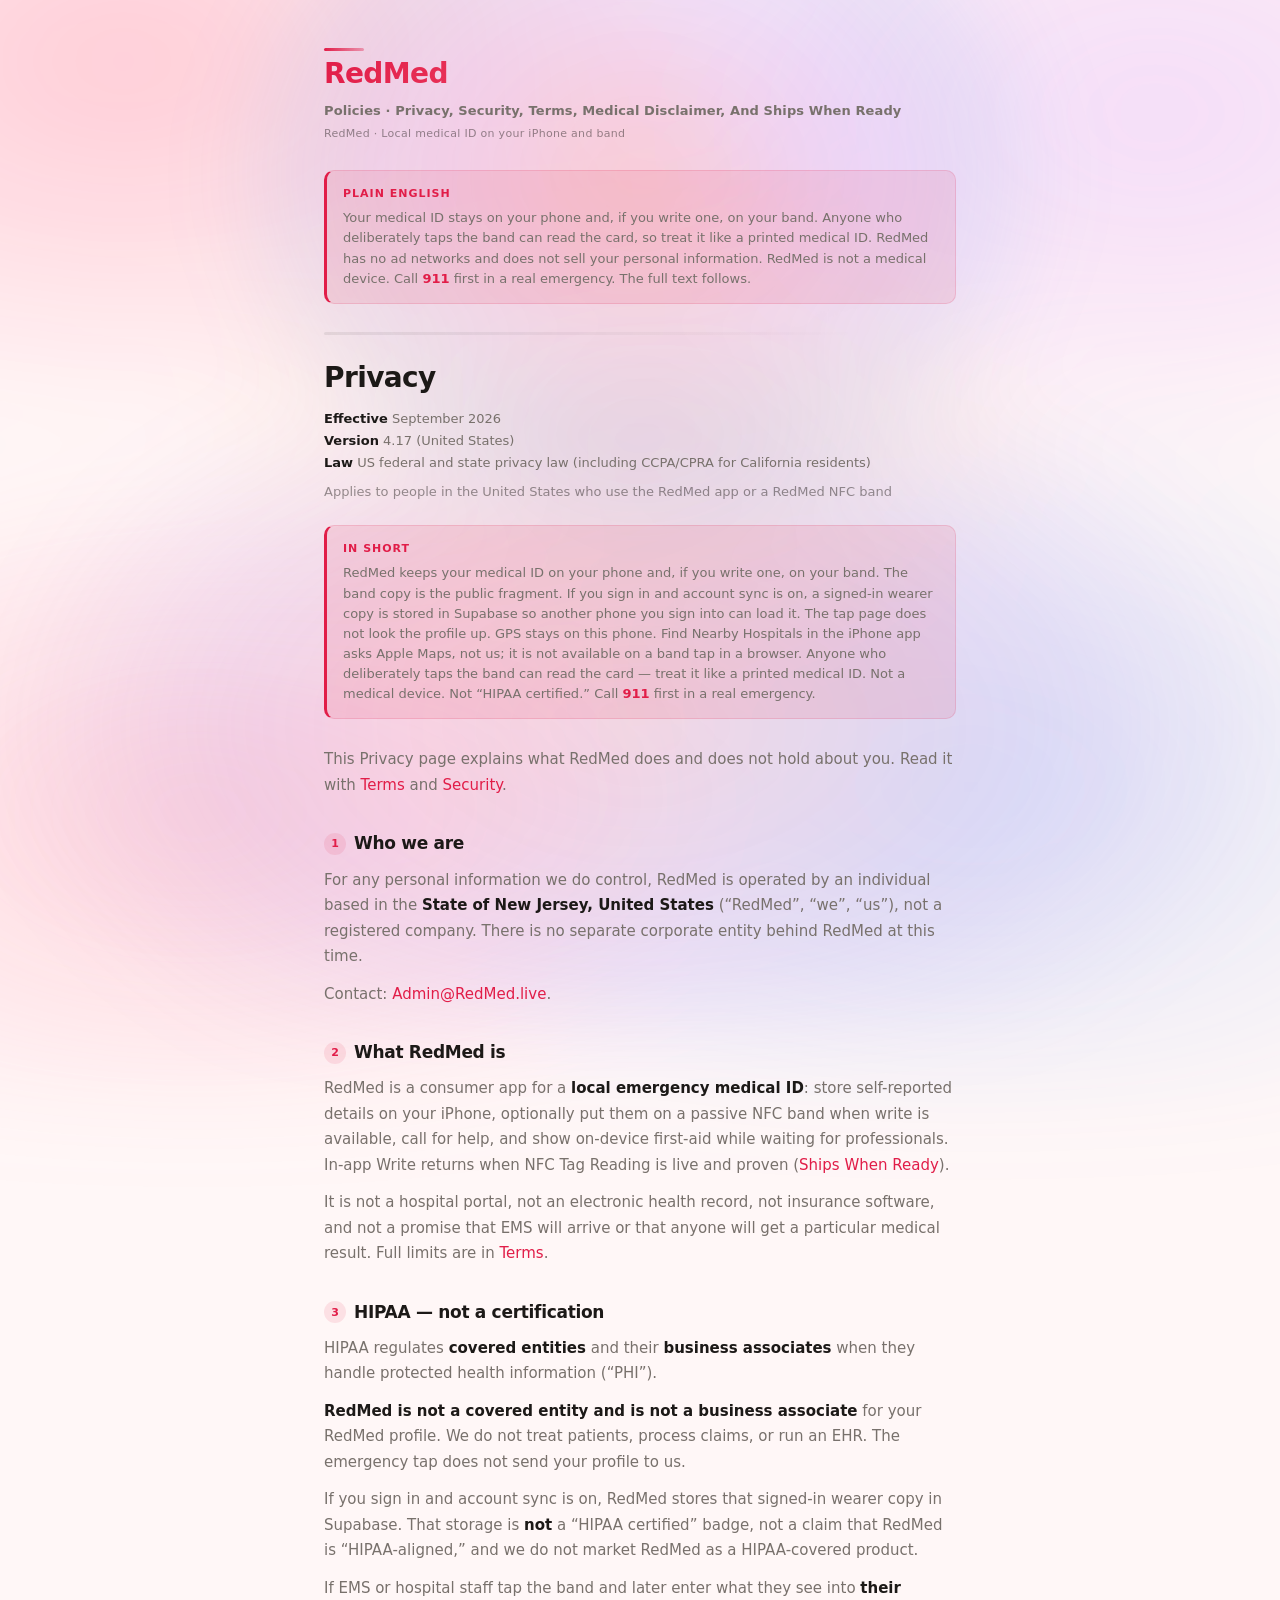
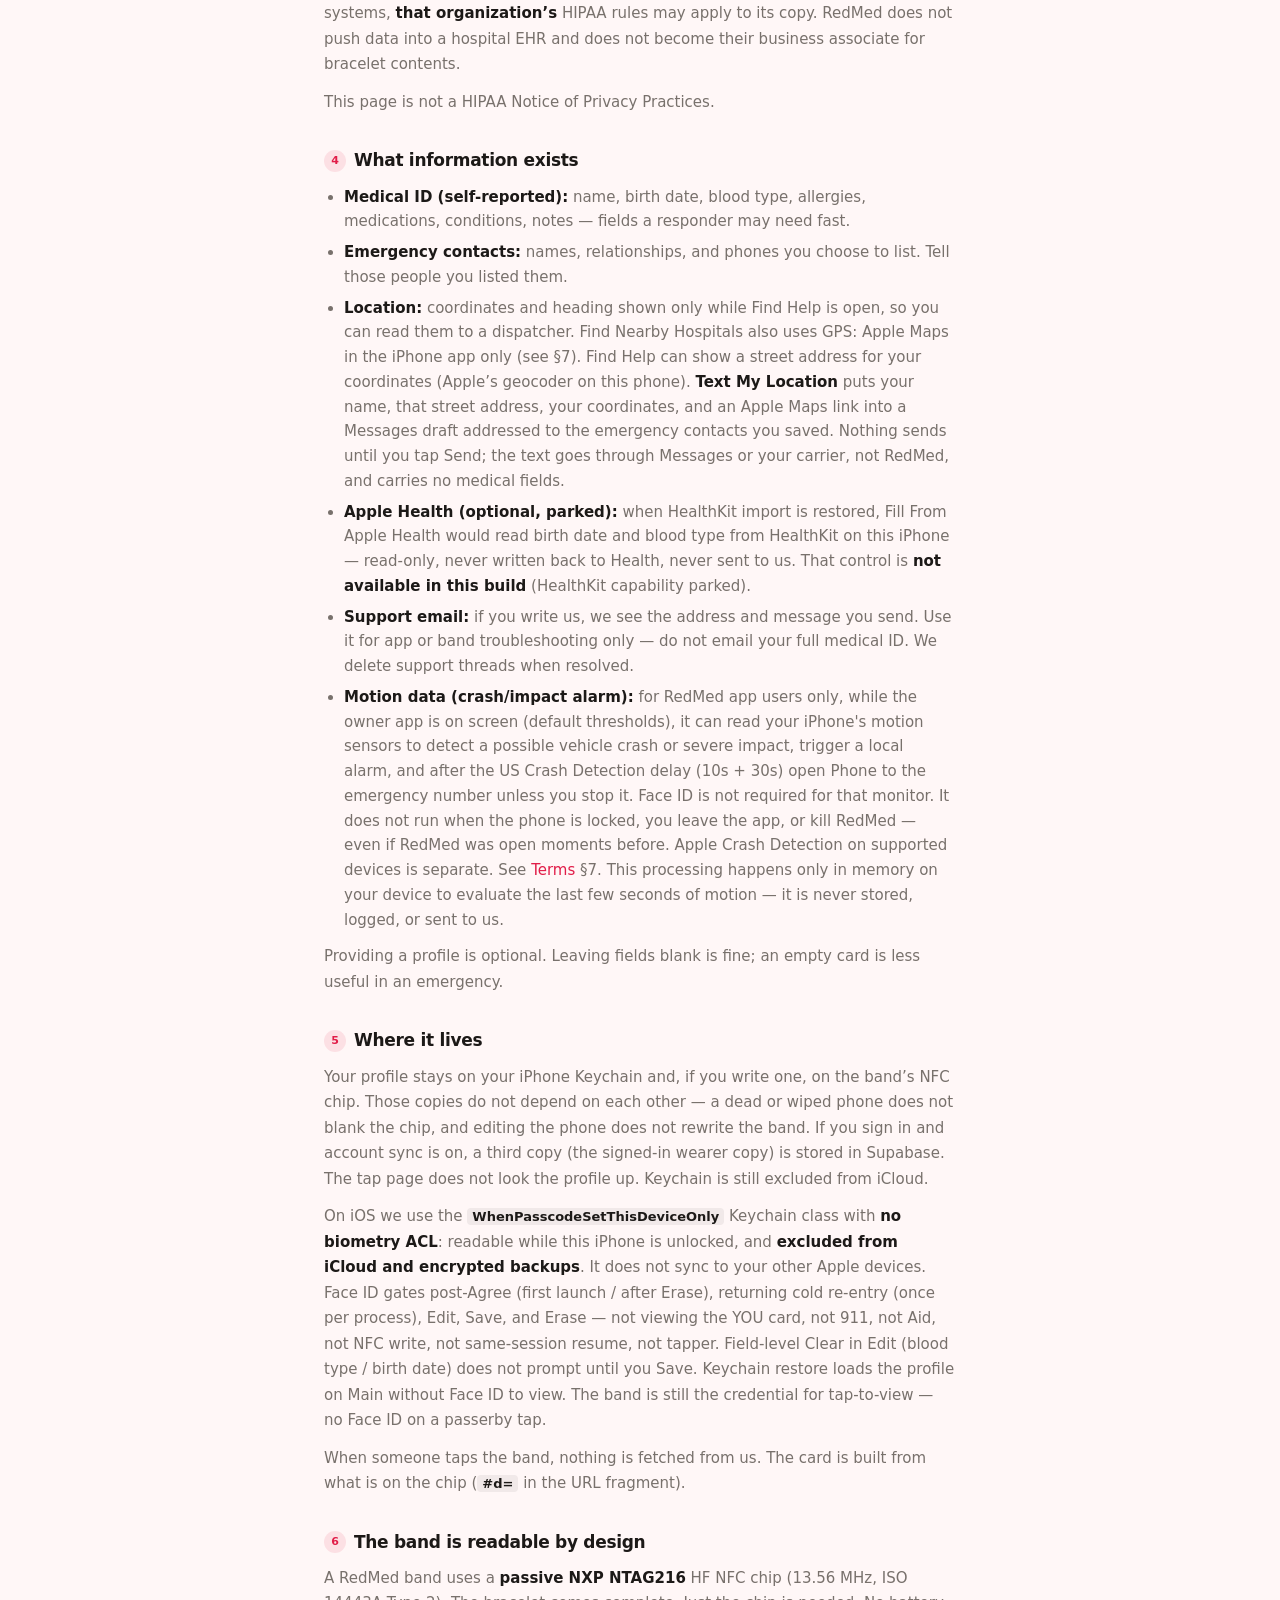
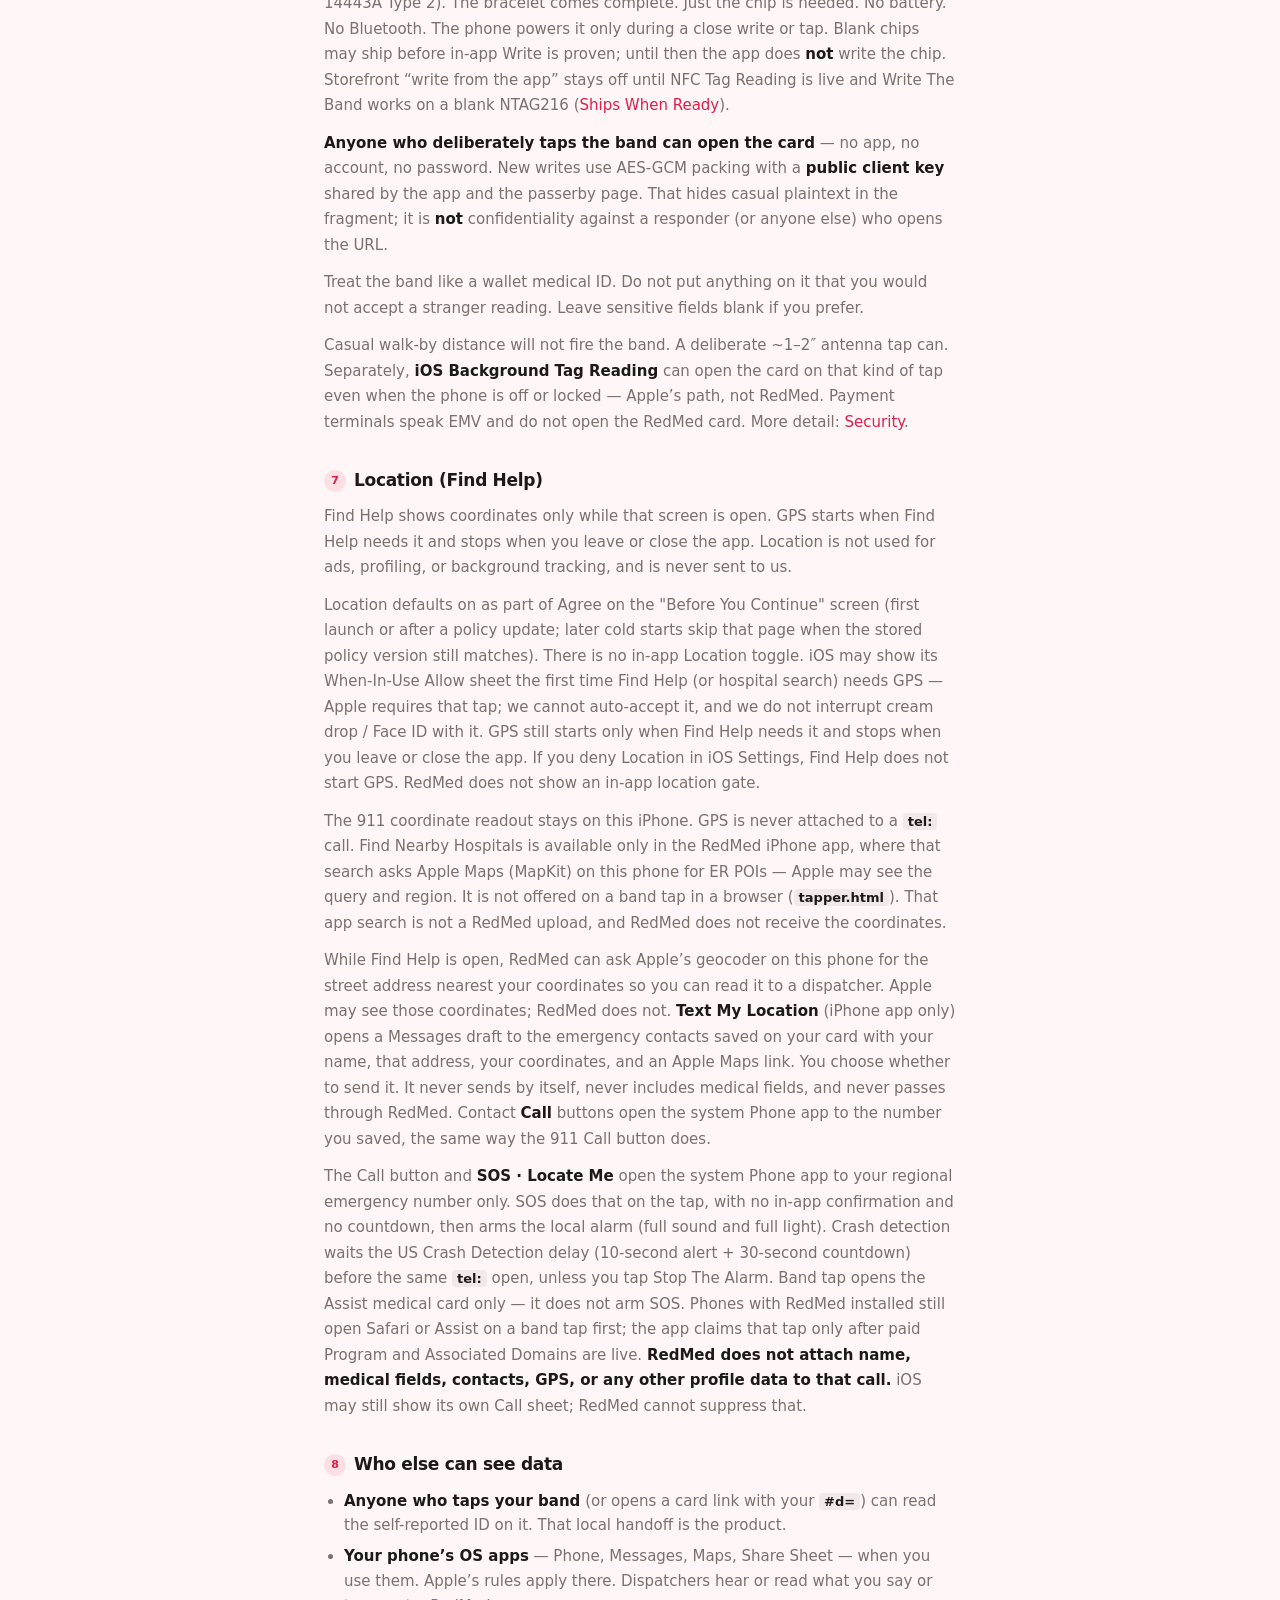
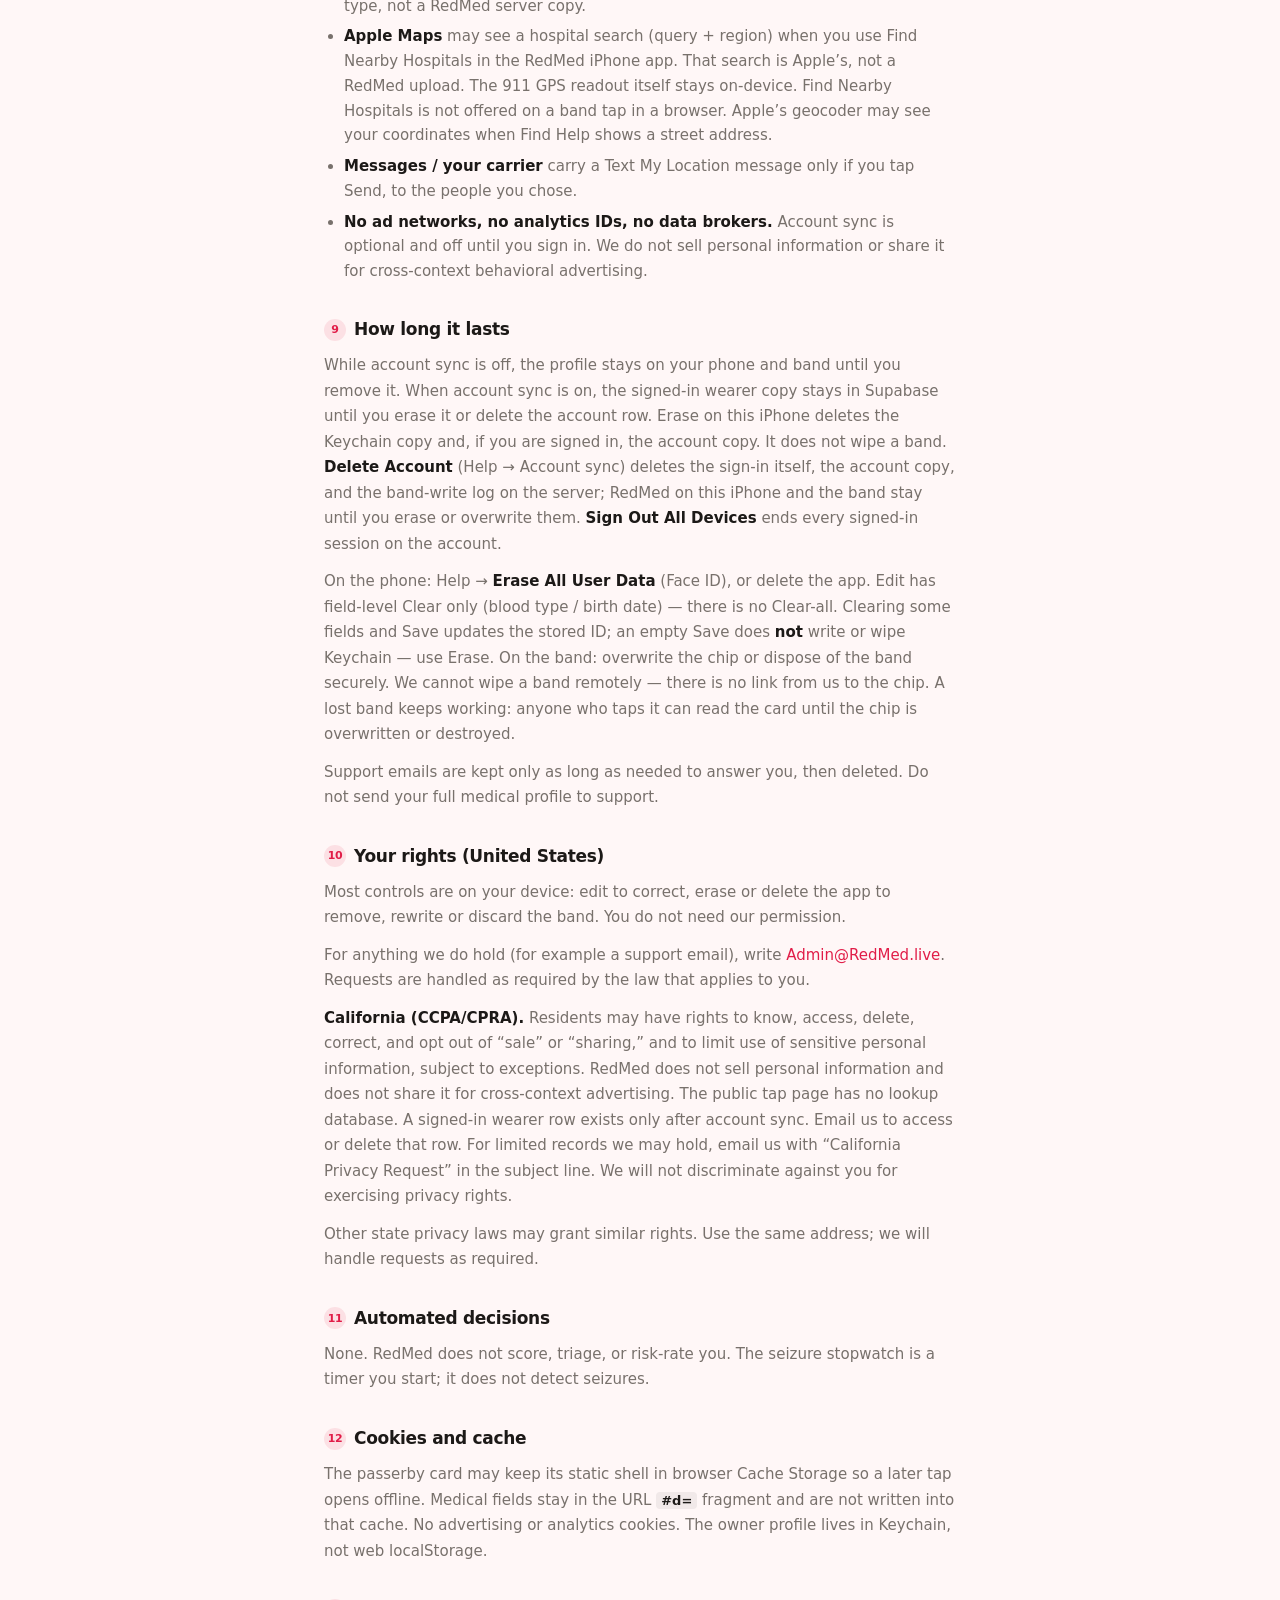
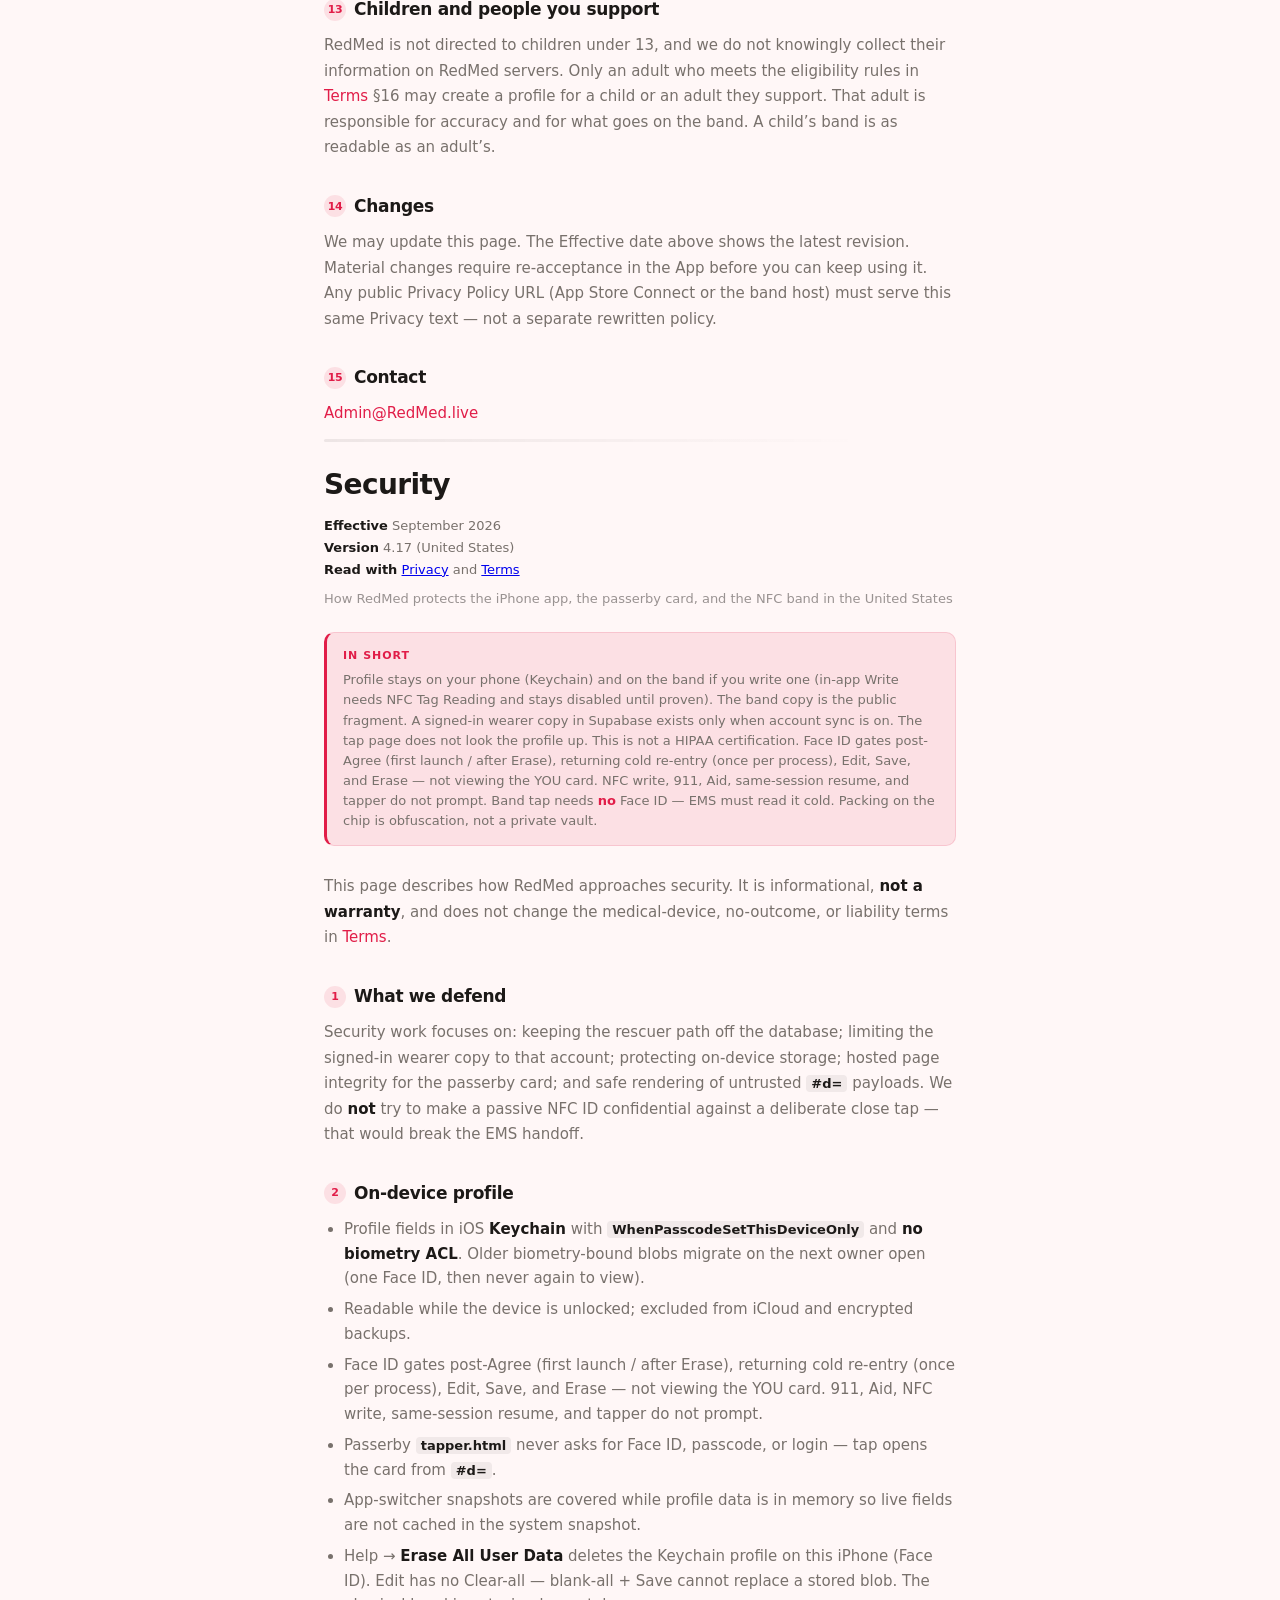
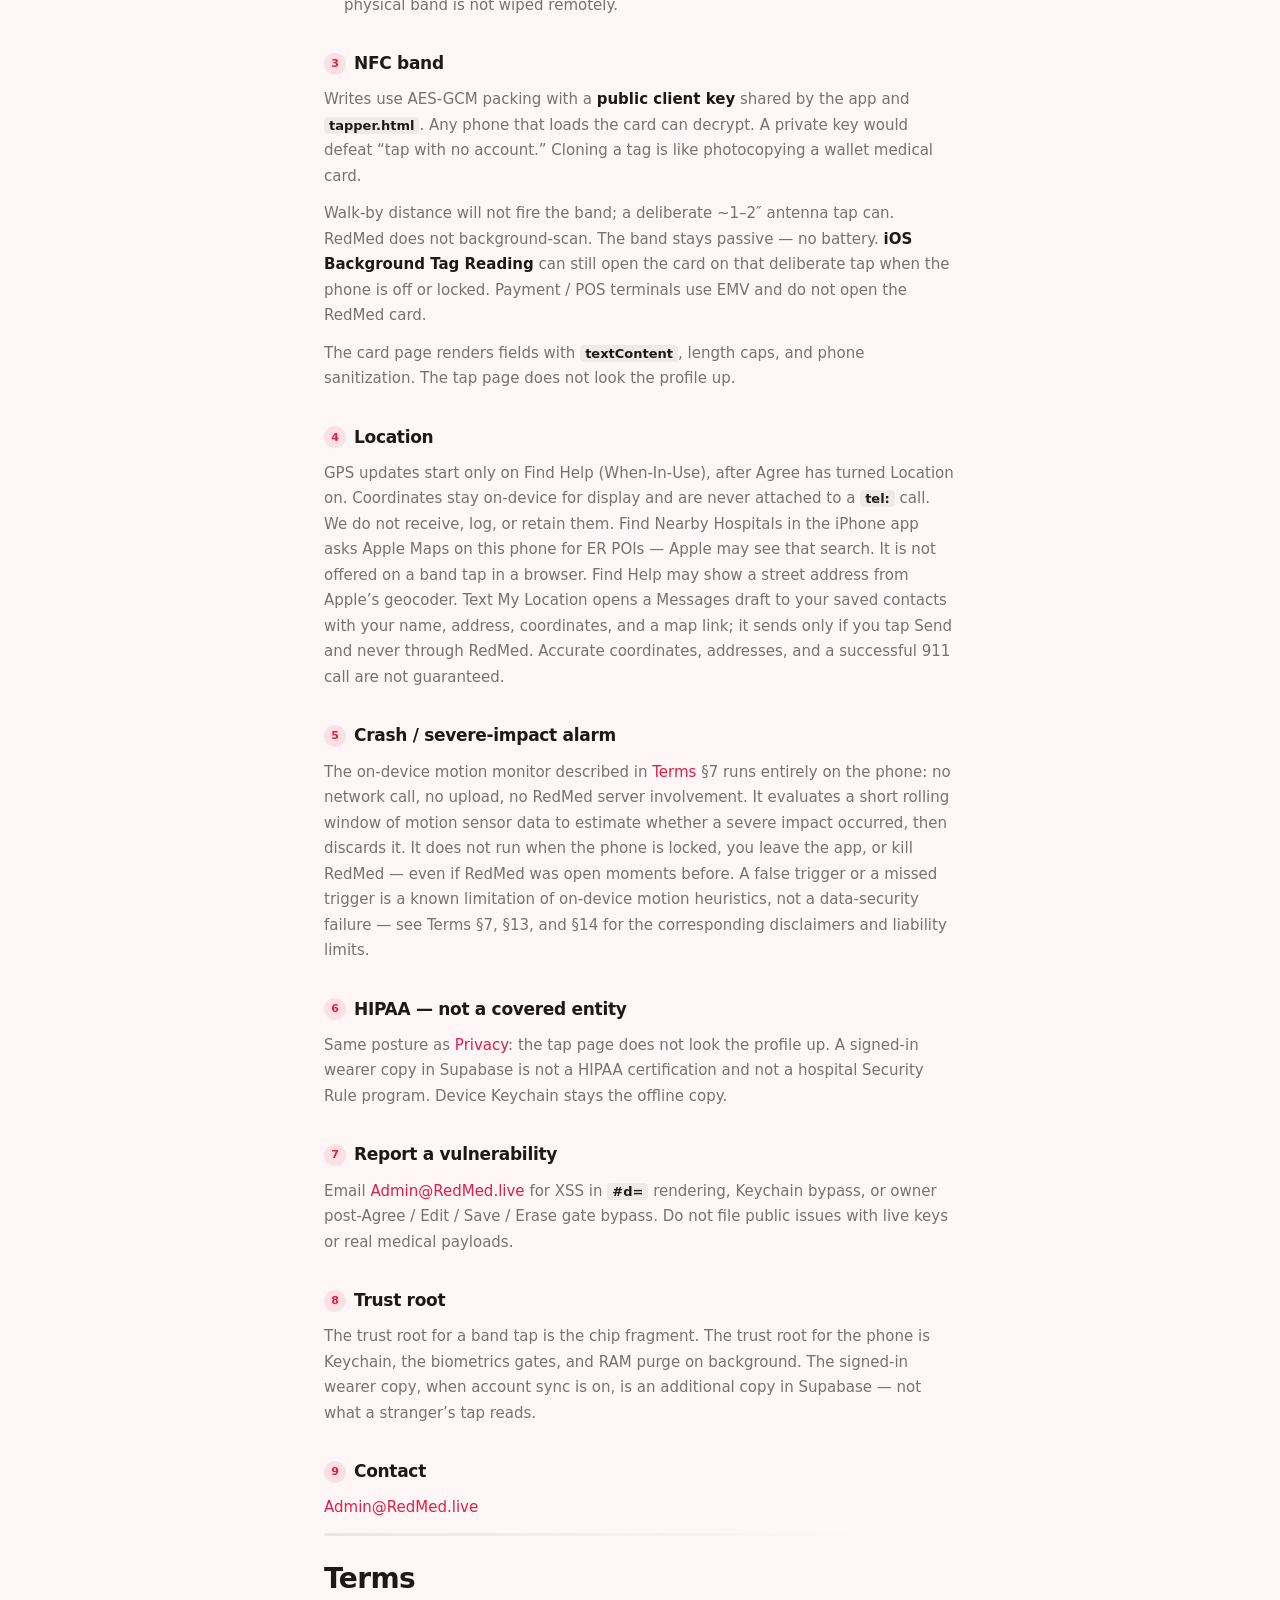
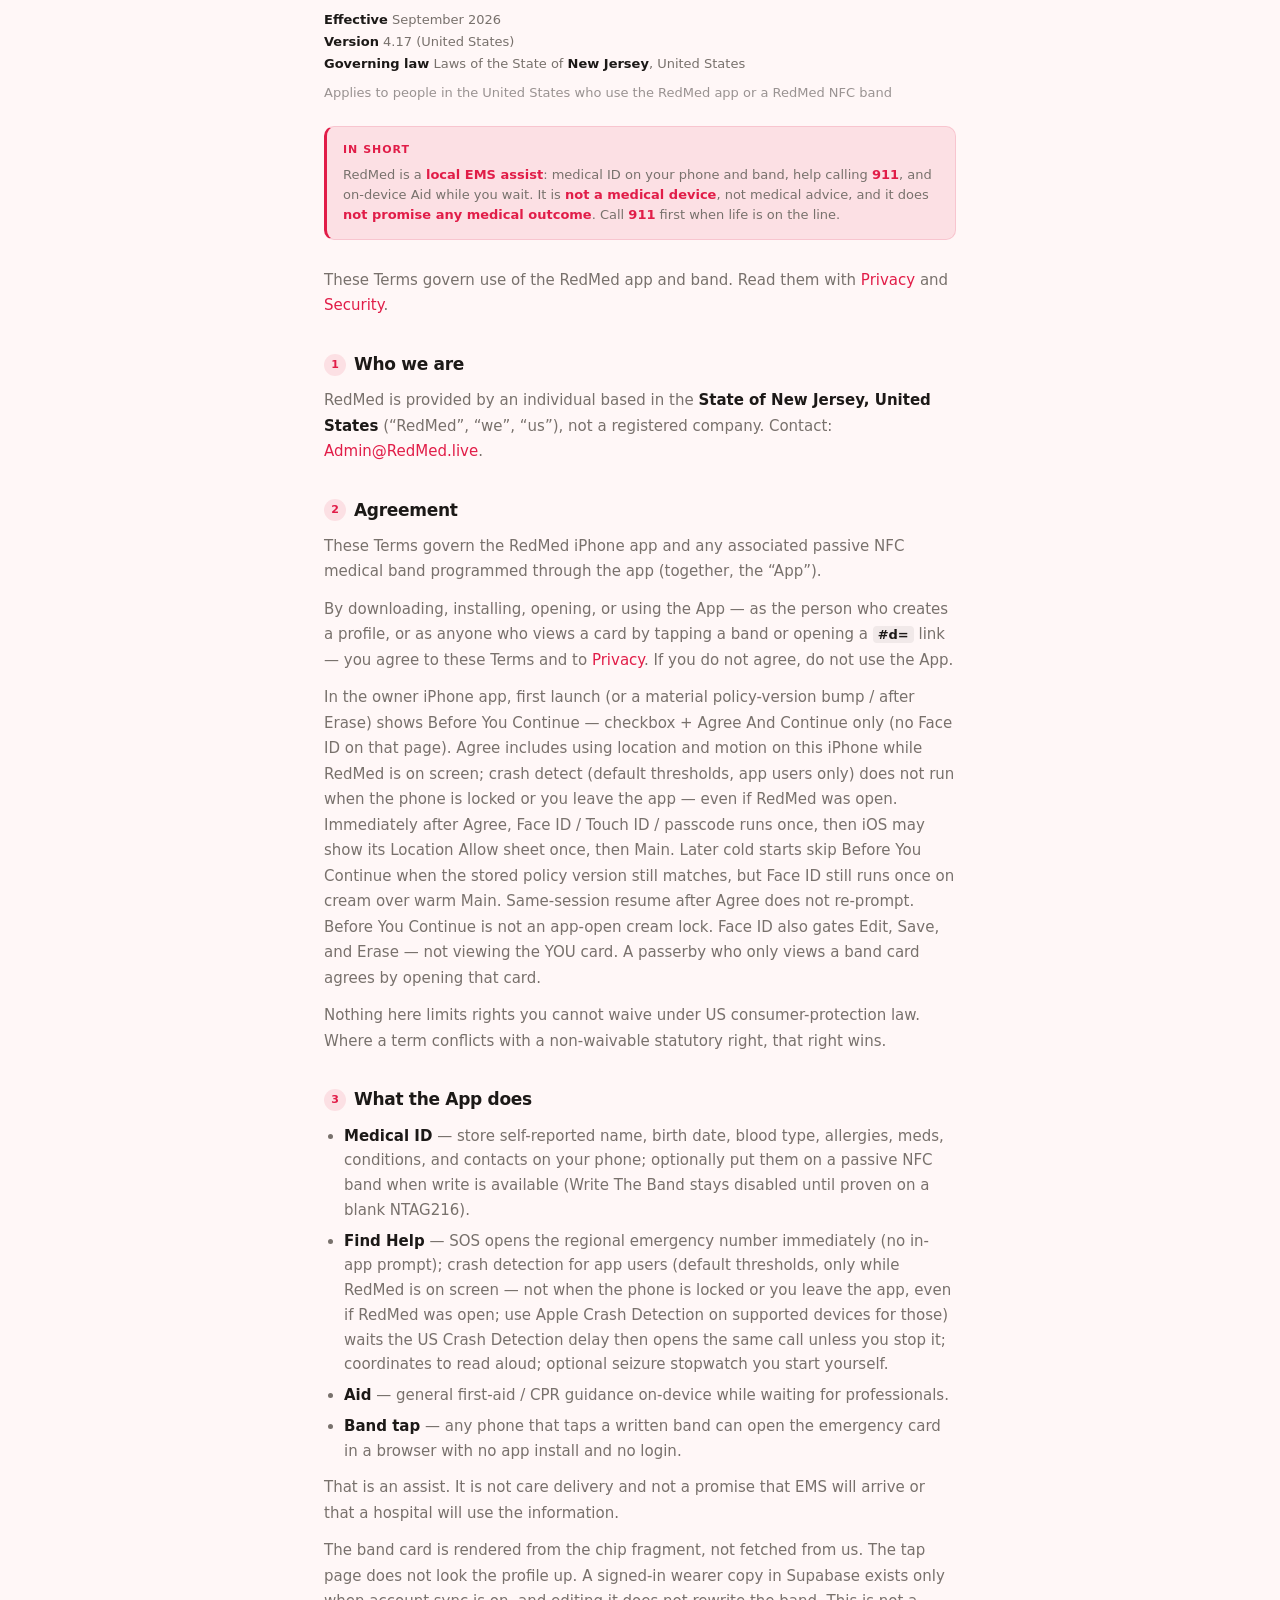
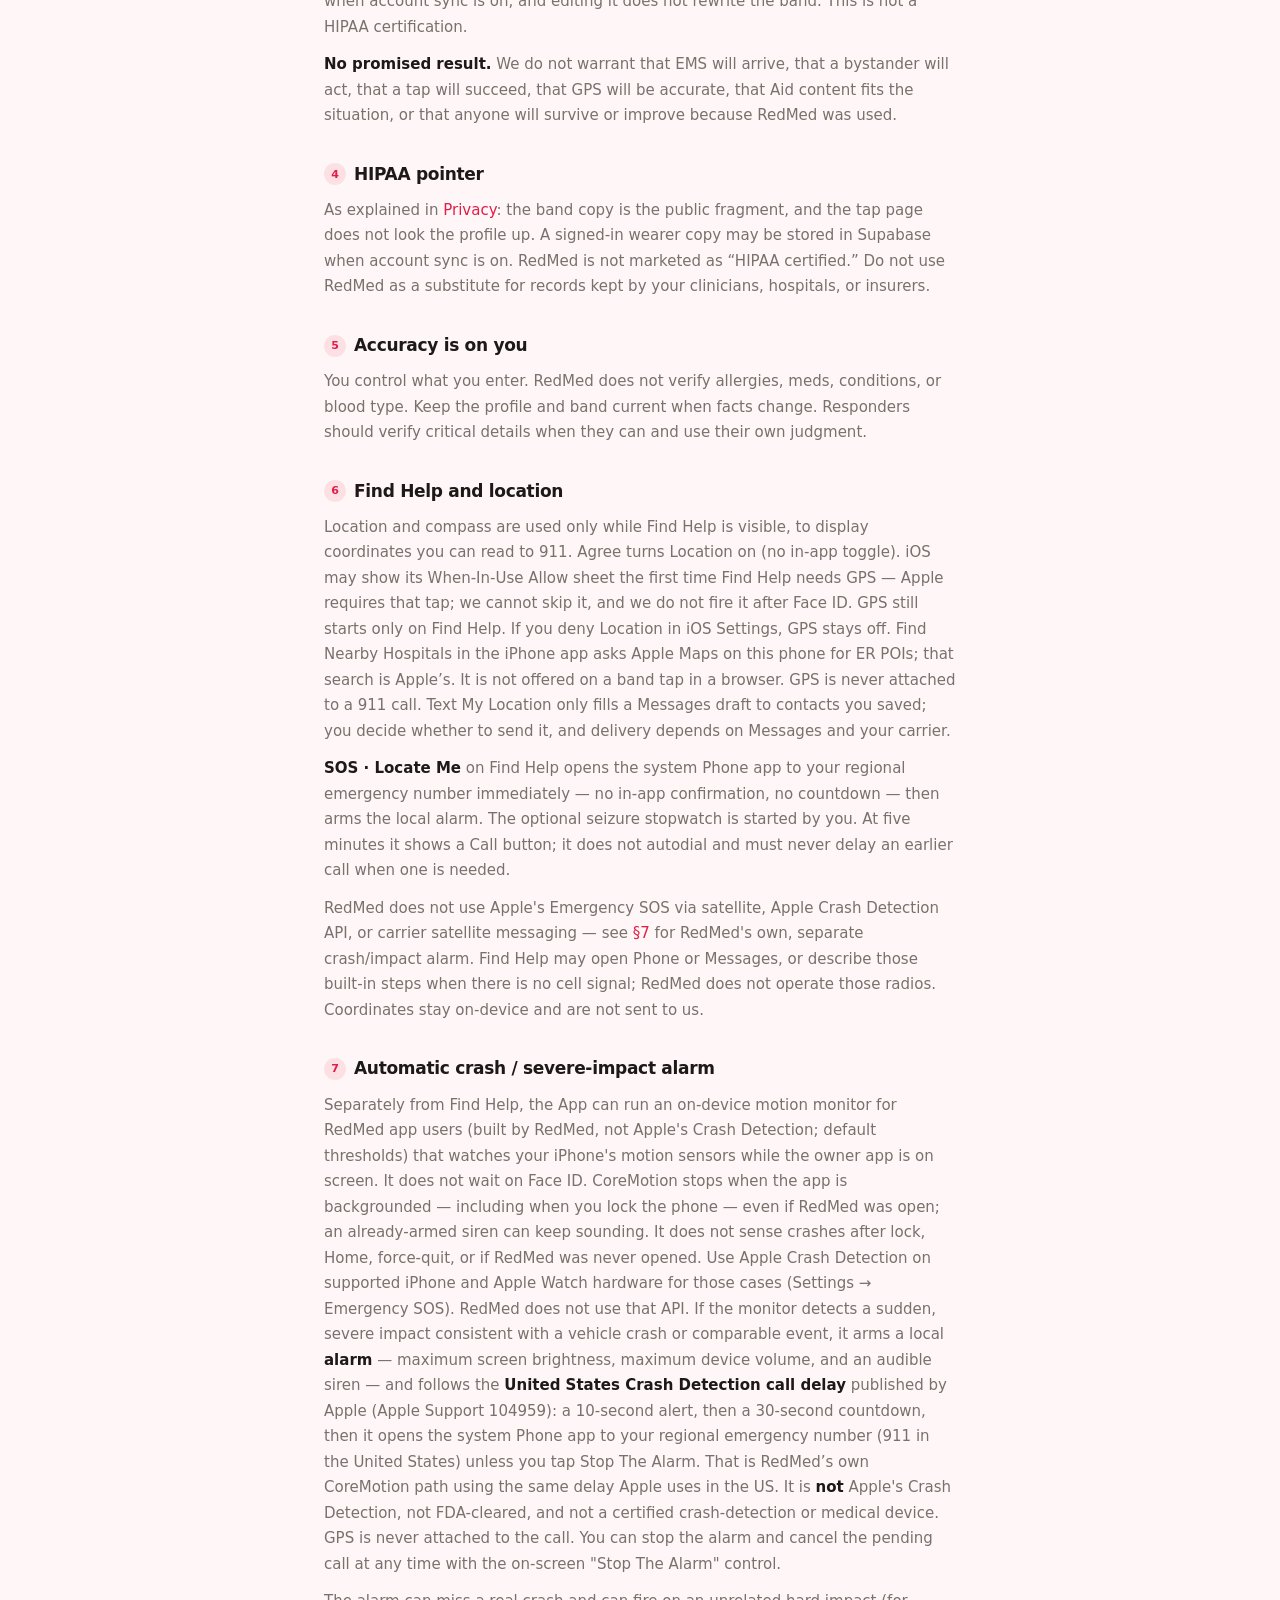
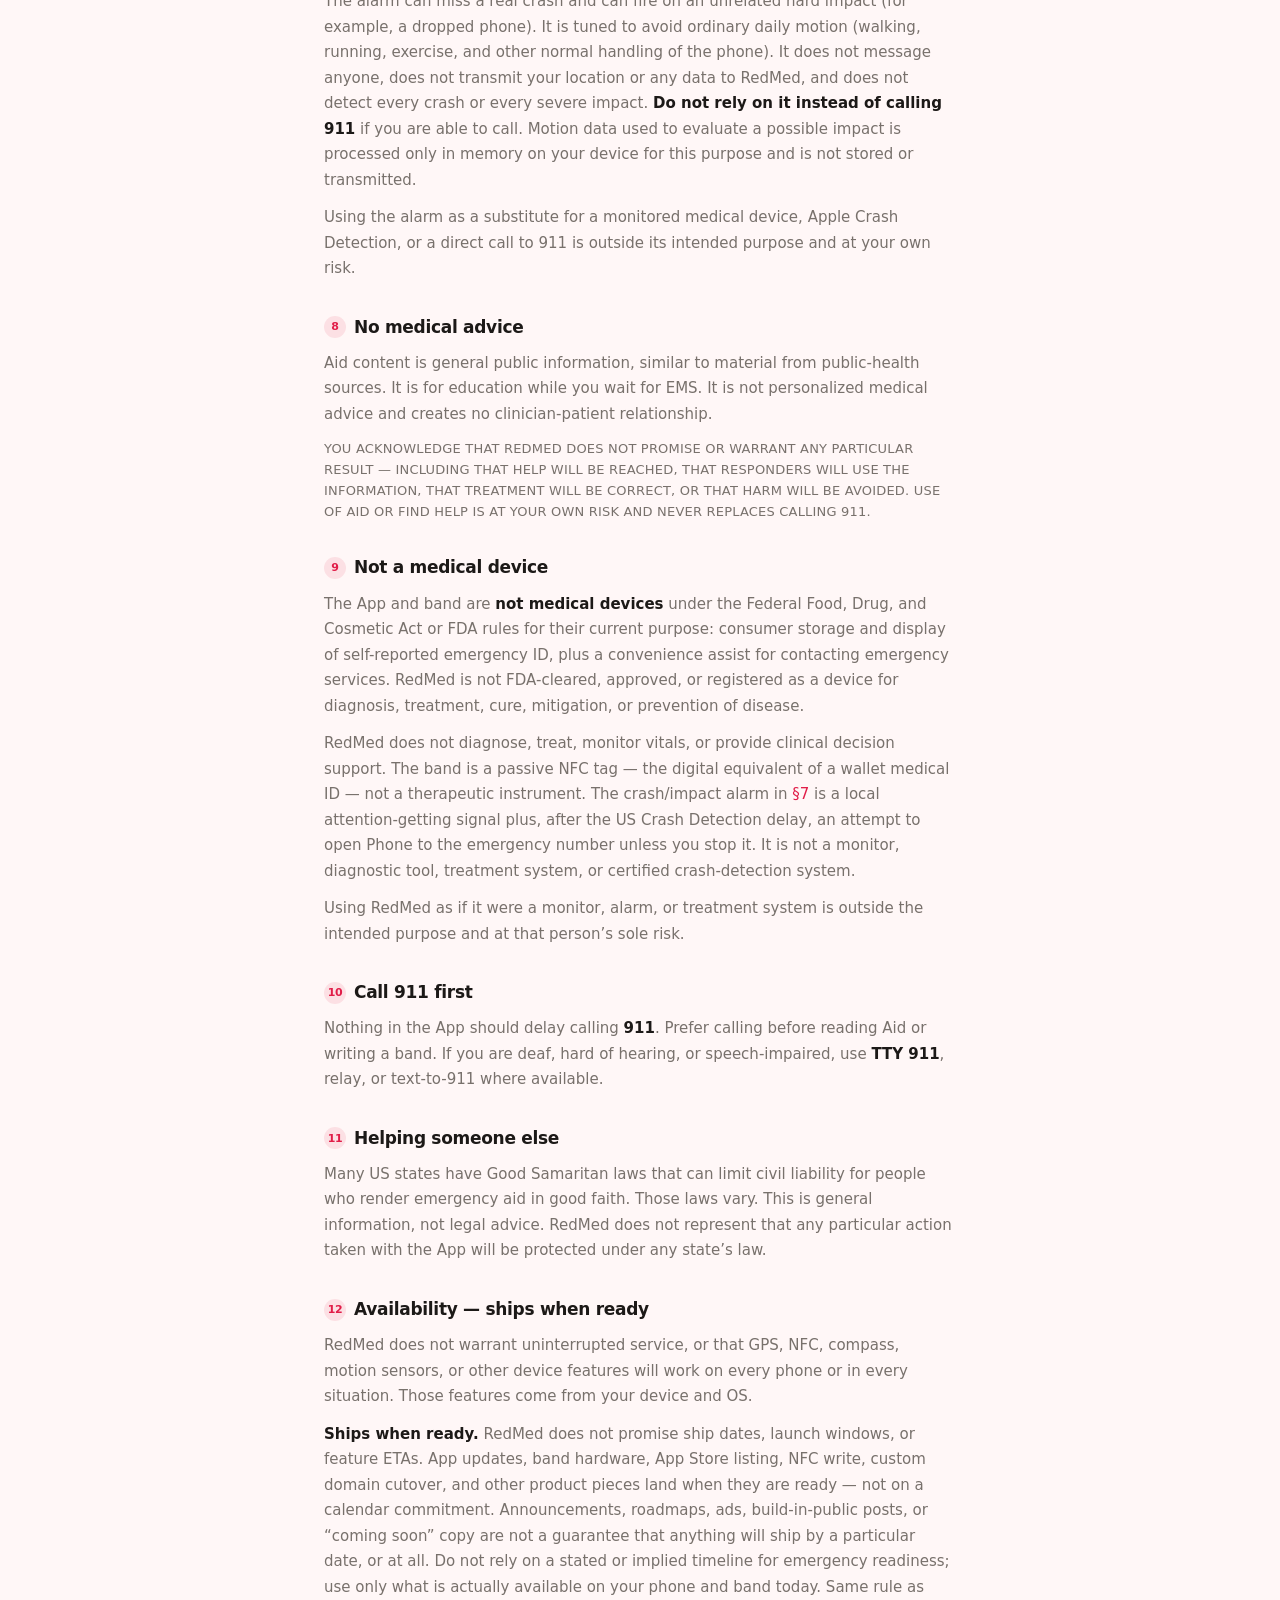
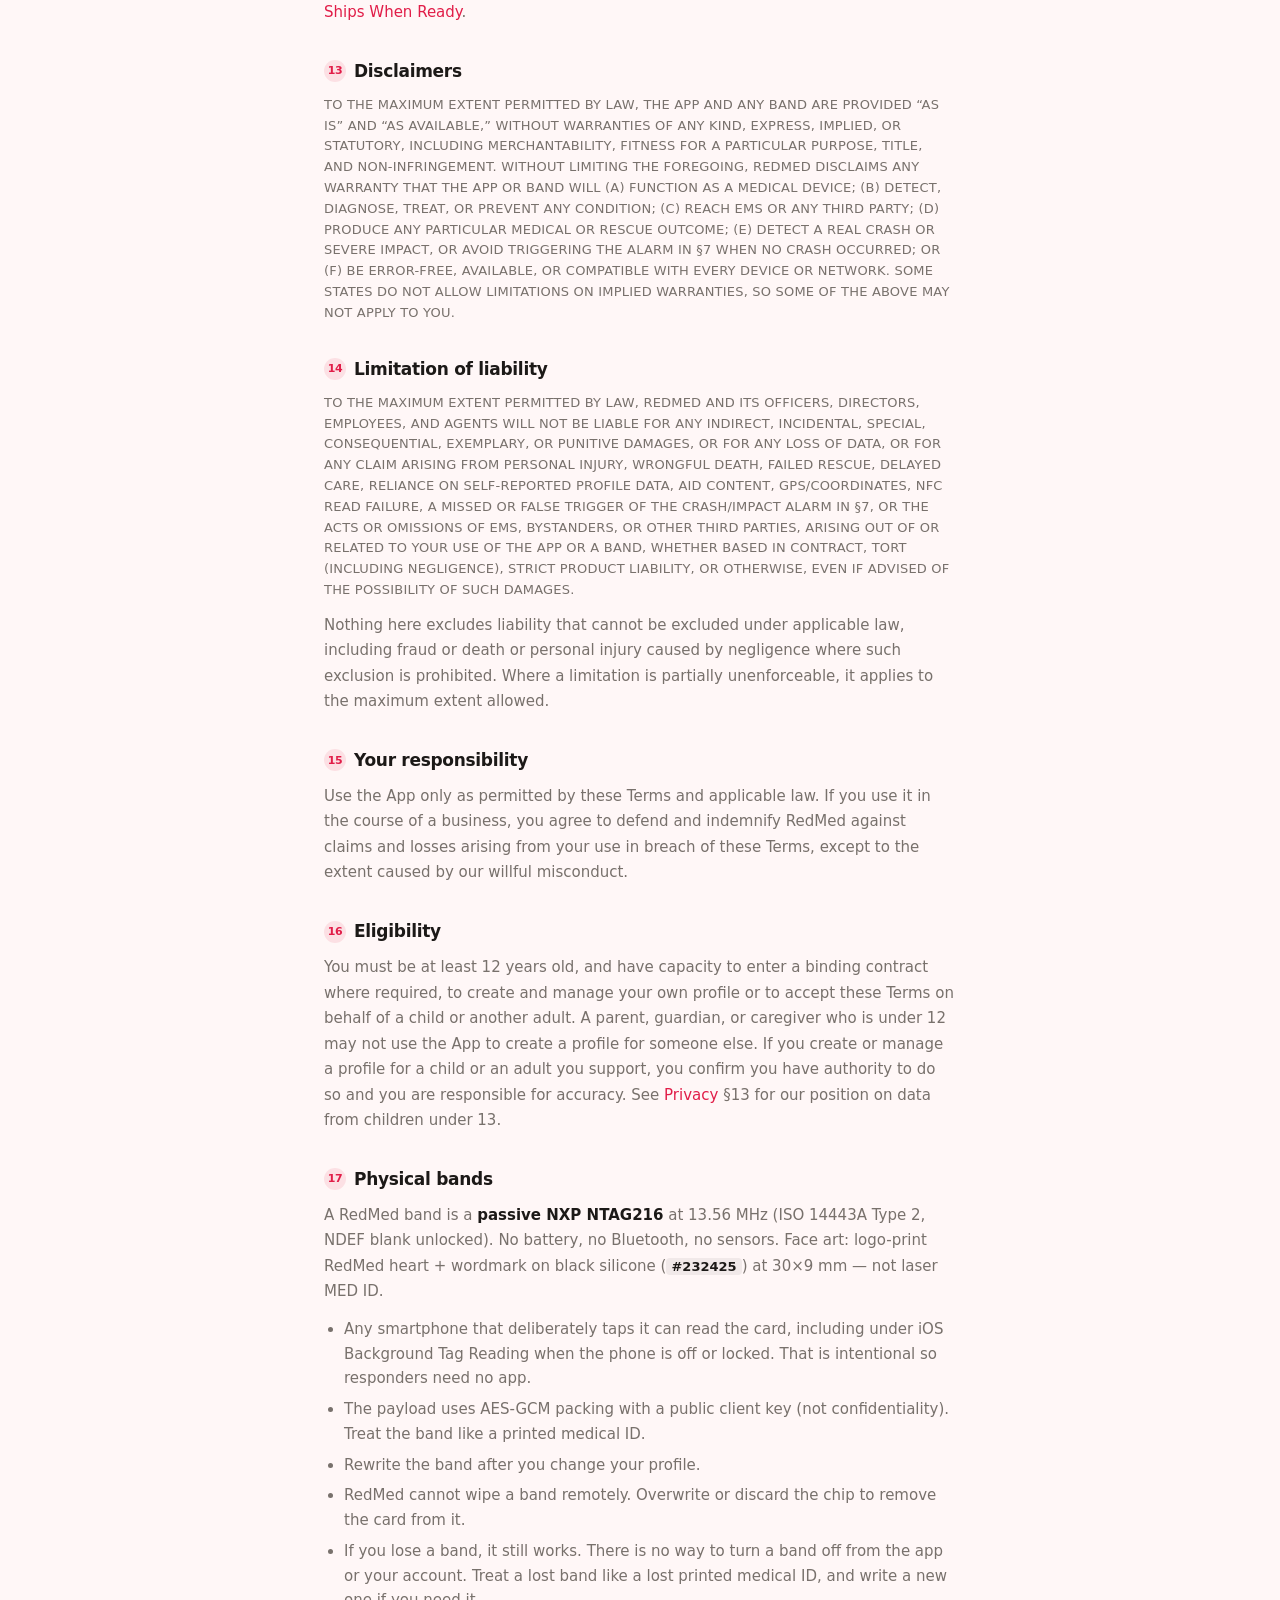
<file: Document/Document.html>
<!doctype html>
<html lang="en-US">
<head>
<meta charset="UTF-8">
<meta name="viewport" content="width=device-width, initial-scale=1, maximum-scale=1, user-scalable=no">
<meta name="theme-color" content="#fff7f7">
<meta name="referrer" content="no-referrer">
<meta http-equiv="refresh" content="0;url=./">
<link rel="canonical" href="./">
<title>RedMed Policies</title>
<script>
(function () {
  location.replace("./" + (location.search || "") + (location.hash || ""));
})();
</script>
</head>
<body style="margin:0;background:#fff7f7;font:17px/1.5 -apple-system,BlinkMacSystemFont,'Segoe UI',sans-serif;color:#1c1917">
<main style="max-width:40rem;margin:0 auto;padding:1.5rem 1.25rem">
  <p>Policies live at <a id="go" href="./">/Document/</a> (same text as in-app Help → Policies).</p>
  <script>
    document.getElementById("go").href = "./" + (location.search || "") + (location.hash || "");
  </script>
</main>
</body>
</html>
</file>
<file: Document/legal-doc.css>
*, *::before, *::after { box-sizing: border-box; margin: 0; padding: 0; }

/* Tokens match Theme.swift exactly — same palette as the iOS app cards. */
:root {
  --bg: #fff7f7;                          /* Color.redmedBg */
  --surface: #fff3f4;                     /* Color.redmedSurface — cream-lift, not white */
  --border: rgba(28, 25, 23, 0.08);
  --divider: rgba(28, 25, 23, 0.08);      /* Color.redmedDivider */
  --accent: #e11d48;                      /* Color.redmedAccent */
  --accent-lift: #ff7289;                 /* Color.redmedAccentLift */
  --accent-soft: rgba(225, 29, 72, 0.10);

  /* Same brand tokens as Theme.swift / owner RedMed — not a second
     blue / purple / teal palette. Selected vs rest is fill vs soft. */
  --cat-privacy:       var(--accent);
  --cat-privacy-soft:  var(--accent-soft);
  --cat-privacy-shadow: rgba(225, 29, 72, 0.35);
  --cat-security:       var(--accent);
  --cat-security-soft:  var(--accent-soft);
  --cat-security-shadow: rgba(225, 29, 72, 0.35);
  --cat-terms:       var(--accent);
  --cat-terms-soft:  var(--accent-soft);
  --cat-terms-shadow: rgba(225, 29, 72, 0.35);
  --cat-medical:       var(--accent);
  --cat-medical-soft:  var(--accent-soft);
  --cat-medical-shadow: rgba(225, 29, 72, 0.35);
  --cat-ships:       var(--accent);
  --cat-ships-soft:  var(--accent-soft);
  --cat-ships-shadow: rgba(225, 29, 72, 0.35);
  --text: #1c1917;                        /* Color.redmedDark — headings + primary ink */
  --text-muted: #78716c;                  /* Color.redmedMuted */
  --text-dim: rgba(28, 25, 23, 0.45);
  --radius: 10px;                         /* RedMedChrome.boxRadius */

  /* Same SF system stack as SwiftUI `.font(.system(…))` — no alternate faces. */
  --font: -apple-system, BlinkMacSystemFont, "SF Pro Text", "SF Pro Display", "Segoe UI", system-ui, sans-serif;
  --fs-xs:   11px;
  --fs-sm:   13px;
  --fs-base: 15px;
  --fs-md:   17px;
  --fs-lg:   22px;
  --fs-xl:   28px;
  --fw-normal: 400;
  --fw-medium: 500;
  --fw-semi:   600;
  --fw-bold:   700;
  --fw-black:  800;
  --lh: 1.6;

  /* Interactive Gemini-style aurora mesh tokens */
  --aurora-x: 50%;
  --aurora-y: 26%;
  --aurora-shift-x: 0px;
  --aurora-shift-y: 0px;
  --aurora-rose:   rgba(225, 29, 72, 0.19);
  --aurora-coral:  rgba(255, 114, 137, 0.24);
  --aurora-violet: rgba(168, 85, 247, 0.16);
  --aurora-sky:    rgba(59, 130, 246, 0.14);
  --aurora-amber:  rgba(251, 146, 60, 0.12);
}

body {
  font-family: var(--font);
  -webkit-font-smoothing: antialiased;
  -webkit-text-size-adjust: 100%;
  text-size-adjust: 100%;
  /* No double-tap zoom in Help WKWebView or hosted /Document/. */
  touch-action: manipulation;
  background:
    radial-gradient(120% 60% at 50% -10%, #ffe8eb 0%, transparent 58%),
    var(--bg);
  color: var(--text);
  font-size: var(--fs-base);
  line-height: var(--lh);
  min-height: 100vh;
  position: relative;
  isolation: isolate;
  overflow-x: clip;
}

/* Primary looping ambient aurora mesh behind the document text */
body::before,
body::after {
  content: "";
  position: fixed;
  pointer-events: none;
  z-index: 0;
  will-change: transform, background;
}

body::before {
  inset: -22%;
  background:
    radial-gradient(46% 40% at 22% 20%, var(--aurora-rose) 0%, transparent 72%),
    radial-gradient(42% 38% at 78% 24%, var(--aurora-violet) 0%, transparent 74%),
    radial-gradient(48% 42% at 68% 76%, var(--aurora-sky) 0%, transparent 75%),
    radial-gradient(44% 38% at 26% 78%, var(--aurora-coral) 0%, transparent 72%),
    radial-gradient(36% 32% at 50% 48%, var(--aurora-amber) 0%, transparent 70%);
  filter: blur(52px) saturate(135%);
  -webkit-filter: blur(52px) saturate(135%);
  animation: legalAuroraLoop 18s ease-in-out infinite;
}

/* Interactive pointer-tracking & counter-drifting Gemini shimmer layer */
body::after {
  inset: -14%;
  background:
    radial-gradient(
      520px 440px at var(--aurora-x, 50%) var(--aurora-y, 26%),
      rgba(225, 29, 72, 0.17) 0%,
      rgba(168, 85, 247, 0.14) 38%,
      rgba(59, 130, 246, 0.09) 66%,
      transparent 82%
    ),
    radial-gradient(
      52% 44% at calc(100% - var(--aurora-x, 50%)) calc(100% - var(--aurora-y, 26%)),
      rgba(255, 114, 137, 0.16) 0%,
      rgba(139, 92, 246, 0.11) 48%,
      transparent 78%
    );
  filter: blur(40px);
  -webkit-filter: blur(40px);
  animation: legalAuroraPulse 14s ease-in-out infinite alternate;
}

@keyframes legalAuroraLoop {
  0% {
    transform: translate3d(var(--aurora-shift-x, 0px), var(--aurora-shift-y, 0px), 0) scale(1) rotate(0deg);
  }
  25% {
    transform: translate3d(calc(var(--aurora-shift-x, 0px) + 3.5%), calc(var(--aurora-shift-y, 0px) - 2.8%), 0) scale(1.08) rotate(5deg);
  }
  50% {
    transform: translate3d(calc(var(--aurora-shift-x, 0px) - 2.5%), calc(var(--aurora-shift-y, 0px) + 3.2%), 0) scale(0.97) rotate(-4deg);
  }
  75% {
    transform: translate3d(calc(var(--aurora-shift-x, 0px) - 3.8%), calc(var(--aurora-shift-y, 0px) - 1.8%), 0) scale(1.06) rotate(4deg);
  }
  100% {
    transform: translate3d(var(--aurora-shift-x, 0px), var(--aurora-shift-y, 0px), 0) scale(1) rotate(0deg);
  }
}

@keyframes legalAuroraPulse {
  0% {
    transform: translate3d(calc(var(--aurora-shift-x, 0px) * -0.45), calc(var(--aurora-shift-y, 0px) * -0.45), 0) scale(0.96);
    opacity: 0.86;
  }
  50% {
    transform: translate3d(calc(var(--aurora-shift-x, 0px) * -0.45 + 2%), calc(var(--aurora-shift-y, 0px) * -0.45 + 1.5%), 0) scale(1.05);
    opacity: 1;
  }
  100% {
    transform: translate3d(calc(var(--aurora-shift-x, 0px) * -0.45 - 2%), calc(var(--aurora-shift-y, 0px) * -0.45 - 1.5%), 0) scale(0.99);
    opacity: 0.9;
  }
}

html {
  -webkit-text-size-adjust: 100%;
  text-size-adjust: 100%;
  touch-action: manipulation;
  scroll-padding-top: 72px;
}

.legal-sheet {
  position: relative;
  z-index: 1;
  max-width: 680px;
  margin: 0 auto;
  padding: 48px 24px 80px;
  container-type: inline-size;
  --fs-xs:   clamp(10px, 2.5cqi, 11px);
  --fs-sm:   clamp(12px, 3.0cqi, 13px);
  --fs-base: clamp(13px, 3.5cqi, 15px);
  --fs-md:   clamp(15px, 4.0cqi, 17px);
  --fs-lg:   clamp(18px, 5.2cqi, 22px);
  --fs-xl:   clamp(22px, 6.5cqi, 28px);
}

/* Letterhead */
.legal-letterhead {
  margin-bottom: 28px;
  position: relative;
  padding-top: 4px;
}
.legal-letterhead::before {
  content: "";
  position: absolute;
  top: 0;
  left: 0;
  width: 40px;
  height: 3px;
  border-radius: 2px;
  background: linear-gradient(90deg, var(--accent), rgba(225, 29, 72, 0.35));
}
.legal-firm {
  font-family: var(--font);
  font-size: var(--fs-xl);
  font-weight: var(--fw-black);
  letter-spacing: -0.6px;
  background: linear-gradient(120deg, var(--accent) 0%, var(--accent-lift) 100%);
  -webkit-background-clip: text;
  background-clip: text;
  color: transparent;
  margin-bottom: 4px;
}
.legal-tagline {
  font-family: var(--font);
  font-size: var(--fs-sm);
  font-weight: var(--fw-semi);
  color: var(--text-muted);
  letter-spacing: 0.1px;
}
.legal-entity {
  font-family: var(--font);
  font-size: var(--fs-xs);
  font-weight: var(--fw-medium);
  color: var(--text-dim);
  margin-top: 3px;
  letter-spacing: 0.3px;
}

/* Nav — pill tabs, same on every policy page.
   Narrow phones: horizontal strip (full labels, no ellipsis “Ships When Rea…”).
   Chips are taps, not draggable link ghosts. */
.legal-nav {
  display: flex;
  flex-wrap: nowrap;
  gap: clamp(4px, 1.2cqi, 8px);
  align-items: center;
  font-family: var(--font);
  font-size: clamp(10px, 2.9cqi, 13px);
  font-weight: var(--fw-medium);
  color: var(--text-muted);
  margin-bottom: 16px;
  overflow-x: auto;
  overflow-y: hidden;
  -webkit-overflow-scrolling: touch;
  overscroll-behavior-x: contain;
  scrollbar-width: thin;
  touch-action: pan-x pan-y;
}
.legal-nav::-webkit-scrollbar {
  height: 3px;
}
.legal-nav::-webkit-scrollbar-thumb {
  background: rgba(28, 25, 23, 0.18);
  border-radius: 2px;
}
.legal-nav a[href="#privacy"]  { --chip: var(--cat-privacy);  --chip-soft: var(--cat-privacy-soft);  --chip-shadow: var(--cat-privacy-shadow); }
.legal-nav a[href="#security"] { --chip: var(--cat-security); --chip-soft: var(--cat-security-soft); --chip-shadow: var(--cat-security-shadow); }
.legal-nav a[href="#terms"]    { --chip: var(--cat-terms);    --chip-soft: var(--cat-terms-soft);    --chip-shadow: var(--cat-terms-shadow); }
.legal-nav a[href="#medical-disclaimer"] { --chip: var(--cat-medical); --chip-soft: var(--cat-medical-soft); --chip-shadow: var(--cat-medical-shadow); }
.legal-nav a[href="#ships-when-ready"] { --chip: var(--cat-ships); --chip-soft: var(--cat-ships-soft); --chip-shadow: var(--cat-ships-shadow); }

.legal-nav a {
  font-family: var(--font);
  display: inline-flex;
  align-items: center;
  justify-content: center;
  gap: 6px;
  flex: 0 0 auto;
  min-width: max-content;
  color: var(--chip);
  text-decoration: none;
  padding: 7px clamp(6px, 1.8cqi, 14px) 7px clamp(6px, 1.4cqi, 11px);
  white-space: nowrap;
  overflow: visible;
  border-radius: 999px;
  border: 1px solid var(--chip-soft);
  background: var(--chip-soft);
  transition: color 0.15s, background 0.15s, border-color 0.15s, transform 0.15s, box-shadow 0.15s;
  -webkit-user-drag: none;
  user-select: none;
  -webkit-touch-callout: none;
  -webkit-tap-highlight-color: transparent;
  cursor: pointer;
}
.legal-nav a:hover {
  border-color: var(--chip);
  transform: translateY(-1px);
}
.legal-nav a:focus-visible {
  outline: 2px solid var(--chip);
  outline-offset: 2px;
}
.legal-nav a[aria-current="page"] {
  color: #fff;
  font-weight: var(--fw-semi);
  background: var(--chip);
  border-color: transparent;
  box-shadow: 0 4px 14px var(--chip-shadow);
}
.legal-nav-ico {
  font-size: 16px;
  line-height: 1;
  opacity: 0.8;
  pointer-events: none;
  -webkit-user-drag: none;
  user-select: none;
}
.legal-nav a[aria-current="page"] .legal-nav-ico { opacity: 1; }
.legal-nav span[aria-hidden]:not(.legal-nav-ico) { display: none; }

/* Wide sheet: grow chips evenly, but never below full label width.
   Keep overflow-x auto so a tight 680px sheet still scrolls instead of
   clipping “Ships When Ready”. */
@container (min-width: 560px) {
  .legal-nav a {
    flex: 1 1 auto;
    min-width: max-content;
    justify-content: center;
  }
}

.legal-nav-sticky {
  position: sticky;
  top: 0;
  z-index: 2;
  padding: 10px 0 14px;
  background:
    linear-gradient(rgba(255, 247, 247, 0.84) 68%, transparent);
  backdrop-filter: blur(10px);
  -webkit-backdrop-filter: blur(10px);
}
.legal-policy {
  scroll-margin-top: 64px;
  display: block;
}

/* Section-scoped accent — the numbered badges, notice callout, and links
   inside each section pick up that section's chip color instead of the flat brand
   red, so the section color carries through the whole block, not just the nav. */
#privacy  { --accent: var(--cat-privacy);  --accent-soft: var(--cat-privacy-soft); }
#security { --accent: var(--cat-security); --accent-soft: var(--cat-security-soft); }
#terms    { --accent: var(--cat-terms);    --accent-soft: var(--cat-terms-soft); }
#medical-disclaimer { --accent: var(--cat-medical); --accent-soft: var(--cat-medical-soft); }
#ships-when-ready { --accent: var(--cat-ships); --accent-soft: var(--cat-ships-soft); }

@media (prefers-reduced-motion: reduce) {
  .legal-nav a { transition: none; }
  body::before,
  body::after {
    animation: none !important;
    transform: none !important;
  }
}

/* Rule */
.legal-rule-thin {
  border: none;
  height: 3px;
  border-radius: 2px;
  background: linear-gradient(90deg, var(--divider) 0%, transparent 85%);
  margin: 0 0 28px;
}

/* Title + meta */
.legal-doc-title {
  font-family: var(--font);
  display: flex;
  align-items: center;
  gap: 10px;
  font-size: var(--fs-xl);
  font-weight: var(--fw-black);
  letter-spacing: -0.6px;
  line-height: 1.1;
  color: var(--text);
  margin-bottom: 14px;
}
.legal-title-ico {
  font-size: 0.78em;
  line-height: 1;
  font-weight: 400;
}
.legal-meta {
  font-family: var(--font);
  font-size: var(--fs-sm);
  color: var(--text-muted);
  line-height: 1.7;
  margin-bottom: 8px;
}
.legal-meta strong { color: var(--text); font-weight: var(--fw-semi); }
.legal-parties {
  font-family: var(--font);
  font-size: var(--fs-sm);
  color: var(--text-dim);
  margin-bottom: 24px;
  line-height: 1.5;
}

/* Notice box — matches MainInfoView accent callout */
.legal-notice {
  font-family: var(--font);
  position: relative;
  background: var(--accent-soft);
  border: 1px solid rgba(225, 29, 72, 0.14);
  border-left: 3px solid var(--accent);
  border-radius: var(--radius);
  padding: 14px 16px;
  font-size: var(--fs-sm);
  color: var(--text-muted);
  line-height: 1.55;
  margin-bottom: 28px;
  font-weight: var(--fw-medium);
}
.legal-notice.legal-notice-owner {
  margin-top: 4px;
  margin-bottom: 20px;
}
.legal-notice strong {
  color: var(--accent);
  font-weight: var(--fw-bold);
}
.legal-notice > strong:first-of-type {
  display: block;
  font-size: var(--fs-xs);
  text-transform: uppercase;
  letter-spacing: 1px;
  margin-bottom: 6px;
}
.legal-notice a {
  color: var(--accent);
  text-decoration: none;
  font-weight: var(--fw-semi);
  -webkit-user-drag: none;
}
.legal-notice a:hover { text-decoration: underline; }
.legal-notice code {
  font-family: var(--font);
  font-size: 12px;
  font-weight: var(--fw-semi);
  background: rgba(28, 25, 23, 0.06);
  border-radius: 4px;
  padding: 1px 5px;
  color: var(--text);
}

/* Body */
.legal-body h2 {
  font-family: var(--font);
  display: flex;
  align-items: center;
  font-size: var(--fs-md);
  font-weight: var(--fw-bold);
  letter-spacing: -0.3px;
  margin: 32px 0 10px;
  color: var(--text);
}
.legal-body h2:first-child { margin-top: 0; }
.sec-num {
  display: inline-flex;
  align-items: center;
  justify-content: center;
  min-width: 22px;
  height: 22px;
  padding: 0 3px;
  margin-right: 8px;
  border-radius: 999px;
  background: var(--accent-soft);
  color: var(--accent);
  font-size: var(--fs-xs);
  font-weight: var(--fw-black);
  vertical-align: 2px;
}
.legal-body p {
  font-family: var(--font);
  font-size: var(--fs-base);
  color: var(--text-muted);
  line-height: 1.7;
  margin-bottom: 12px;
  font-weight: var(--fw-medium);
}
.legal-body ul, .legal-body ol {
  padding-left: 20px;
  margin-bottom: 12px;
}
.legal-body li {
  font-family: var(--font);
  font-size: var(--fs-base);
  color: var(--text-muted);
  line-height: 1.65;
  margin-bottom: 6px;
  font-weight: var(--fw-medium);
}
.legal-body strong { color: var(--text); font-weight: var(--fw-semi); }
.legal-body a { color: var(--accent); text-decoration: none; }
.legal-body a:hover { text-decoration: underline; }
.legal-body a:focus-visible,
.legal-notice a:focus-visible,
.legal-footer a:focus-visible {
  outline: 2px solid var(--accent);
  outline-offset: 2px;
  border-radius: 2px;
}
.legal-body code {
  font-family: var(--font);
  font-size: 13px;
  font-weight: var(--fw-semi);
  background: rgba(28, 25, 23, 0.06);
  border-radius: 4px;
  padding: 1px 5px;
  color: var(--text);
}
.legal-caps {
  font-family: var(--font);
  font-size: var(--fs-sm) !important;
  color: var(--text-muted) !important;
  text-transform: uppercase;
  letter-spacing: 0.2px;
  line-height: 1.6 !important;
}

/* Section card — same surface fill as app cards (no outer border) */
.card {
  font-family: var(--font);
  background: rgba(255, 243, 244, 0.78);
  backdrop-filter: blur(12px);
  -webkit-backdrop-filter: blur(12px);
  border: none;
  border-radius: var(--radius);
  padding: 16px 18px;
  margin-bottom: 16px;
}
.card h2 {
  font-family: var(--font);
  font-size: var(--fs-md);
  font-weight: var(--fw-bold);
  letter-spacing: -0.3px;
  margin-bottom: 10px;
  color: var(--text);
}
.card p {
  font-family: var(--font);
  font-size: var(--fs-base);
  color: var(--text-muted);
  line-height: 1.65;
  margin-bottom: 10px;
  font-weight: var(--fw-medium);
}
.card p:last-child { margin-bottom: 0; }
.card ol, .card ul { padding-left: 20px; margin-bottom: 10px; }
.card li {
  font-family: var(--font);
  font-size: var(--fs-base);
  color: var(--text-muted);
  line-height: 1.65;
  margin-bottom: 5px;
  font-weight: var(--fw-medium);
}
.card a { color: var(--accent); text-decoration: none; }
.card code {
  font-family: var(--font);
  font-size: 13px;
  font-weight: var(--fw-semi);
  background: rgba(28, 25, 23, 0.06);
  border-radius: 4px;
  padding: 1px 5px;
  color: var(--text);
}
.card table {
  width: 100%;
  border-collapse: collapse;
  font-size: var(--fs-sm);
  margin-top: 10px;
}
.card th {
  text-align: left;
  font-family: var(--font);
  font-weight: var(--fw-semi);
  color: var(--text-muted);
  font-size: var(--fs-xs);
  text-transform: uppercase;
  letter-spacing: 0.8px;
  padding: 6px 0;
  border-bottom: 1px solid var(--divider);
}
.card td {
  font-family: var(--font);
  padding: 8px 0;
  color: var(--text-muted);
  border-bottom: 1px solid var(--divider);
  vertical-align: top;
  font-weight: var(--fw-medium);
}
.card td:first-child { font-weight: var(--fw-medium); color: var(--text); padding-right: 16px; }

/* Lead paragraph */
.lead {
  font-family: var(--font);
  font-size: var(--fs-md);
  color: var(--text-muted);
  line-height: 1.65;
  margin-bottom: 24px;
  font-weight: var(--fw-medium);
}

/* Footer */
.legal-footer {
  font-family: var(--font);
  margin-top: 48px;
  padding-top: 24px;
  border-top: 1px solid var(--divider);
  font-size: var(--fs-sm);
  color: var(--text-dim);
  line-height: 1.8;
  text-align: center;
}
.legal-footer a {
  color: var(--text-muted);
  text-decoration: none;
  font-weight: var(--fw-medium);
  -webkit-user-drag: none;
  user-select: none;
}
.legal-footer a:hover { color: var(--accent); }
.legal-footer p:first-child {
  font-weight: var(--fw-semi);
  color: var(--text-muted);
  letter-spacing: 0.2px;
}
.legal-footer-disclaimer {
  font-family: var(--font);
  font-size: var(--fs-xs) !important;
  color: var(--text-dim) !important;
  margin-top: 6px;
}

@media (max-width: 600px) {
  .legal-sheet { padding: 32px 16px 60px; }
  .legal-doc-title { font-size: 22px; }
}


.skip-link {
  position: absolute;
  left: 12px;
  top: -48px;
  z-index: 20;
  background: var(--accent);
  color: #fff;
  font-weight: 700;
  font-size: 13px;
  padding: 8px 12px;
  border-radius: 8px;
  text-decoration: none;
}
.skip-link:focus,
.skip-link:focus-visible {
  top: 12px;
  outline: 2px solid var(--text);
  outline-offset: 2px;
}

@media print {
  .legal-nav, .skip-link, body::before, body::after { display: none !important; }
  body { background: #fff7f7; }
  .legal-sheet { max-width: none; padding: 0; }
  .legal-policy { display: block !important; }
  a[href^="http"]::after { content: " (" attr(href) ")"; font-size: 11px; color: #78716c; }
}

/* App-only notice: hidden on the website, shown in the iPhone app.
   scripts/sync-document.sh adds class="in-app" to the bundled copy. */
.app-only { display: none; }
html.in-app .app-only { display: block; }

/* In-app copy only: plain scrolling. No animated glow, no blur on the sticky chip bar
   or the section cards. The website keeps them. */
html.in-app body::before,
html.in-app body::after {
  animation: none !important;
  will-change: auto;
}
html.in-app .card {
  backdrop-filter: none;
  -webkit-backdrop-filter: none;
  background: rgba(255, 243, 244, 0.94);
}
html.in-app .legal-nav-sticky {
  backdrop-filter: none;
  -webkit-backdrop-filter: none;
  background: linear-gradient(rgba(255, 247, 247, 0.97) 82%, rgba(255, 247, 247, 0));
}
</file>
